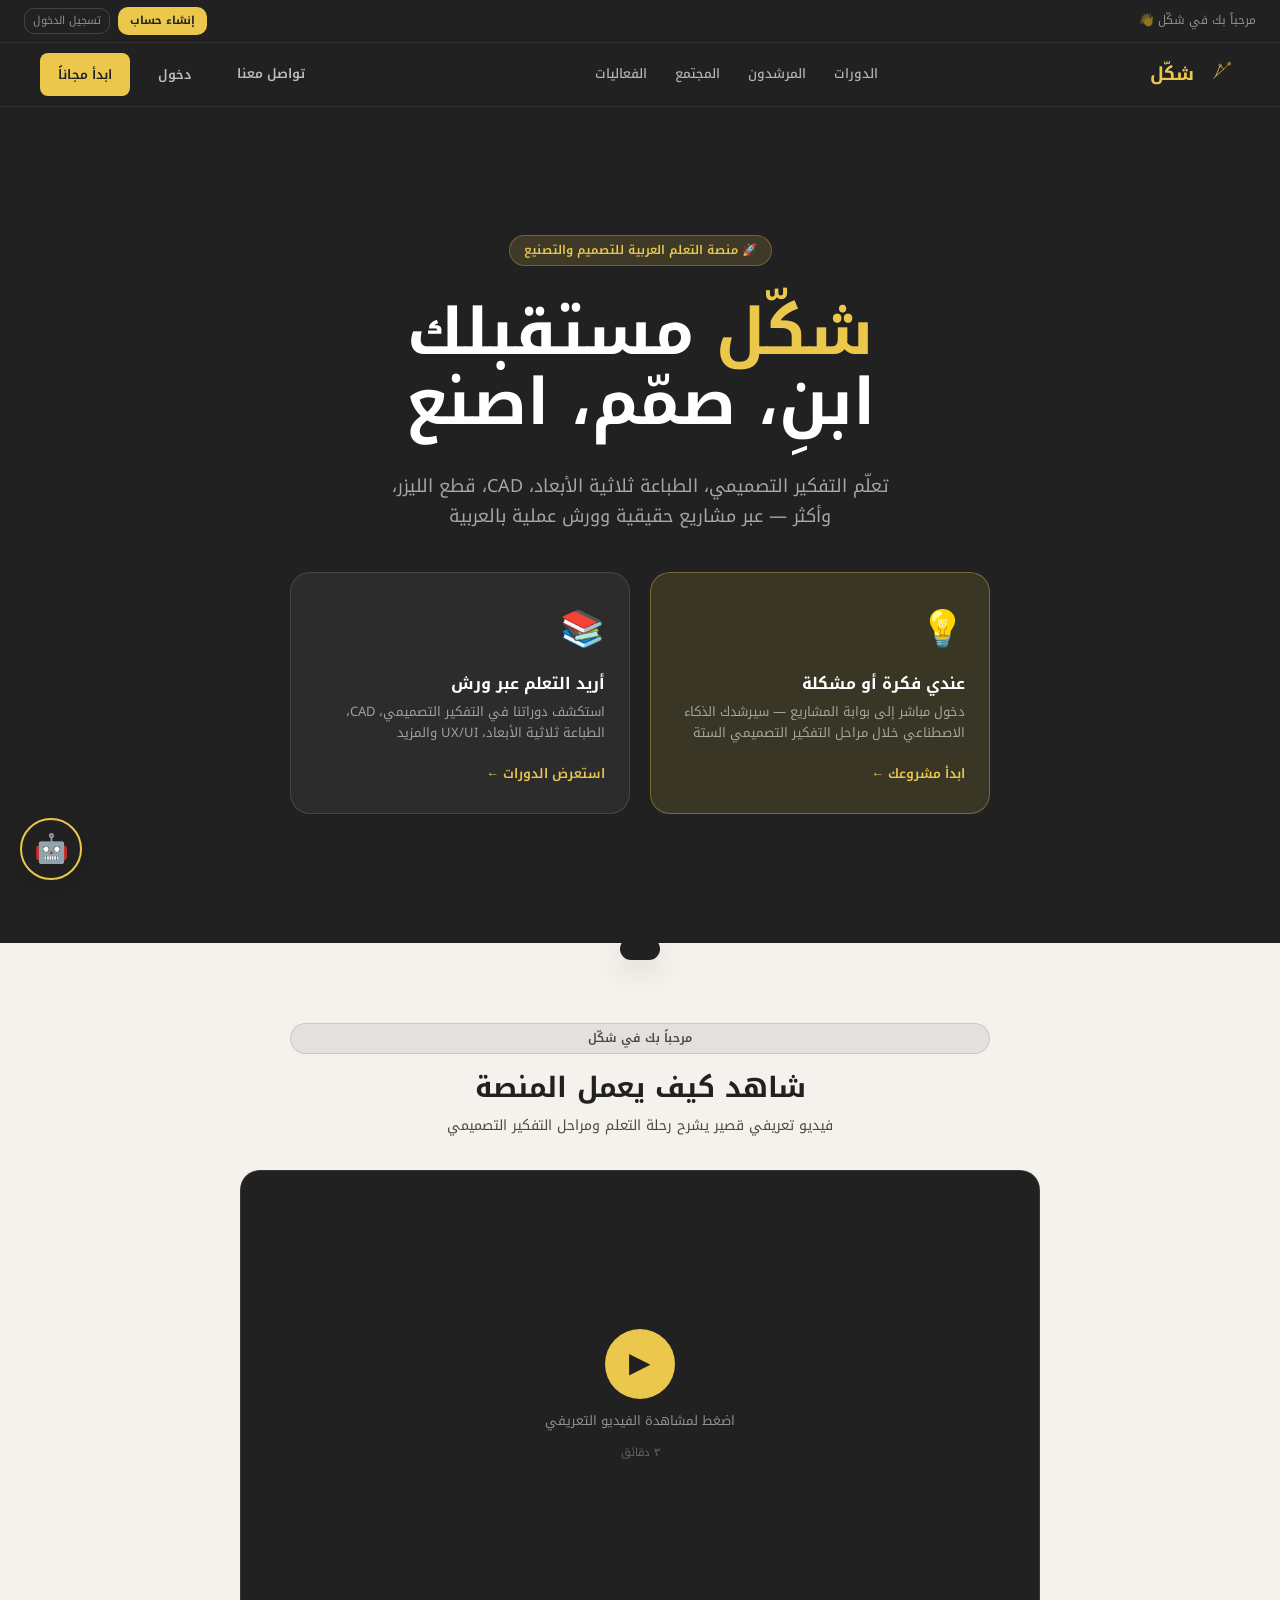
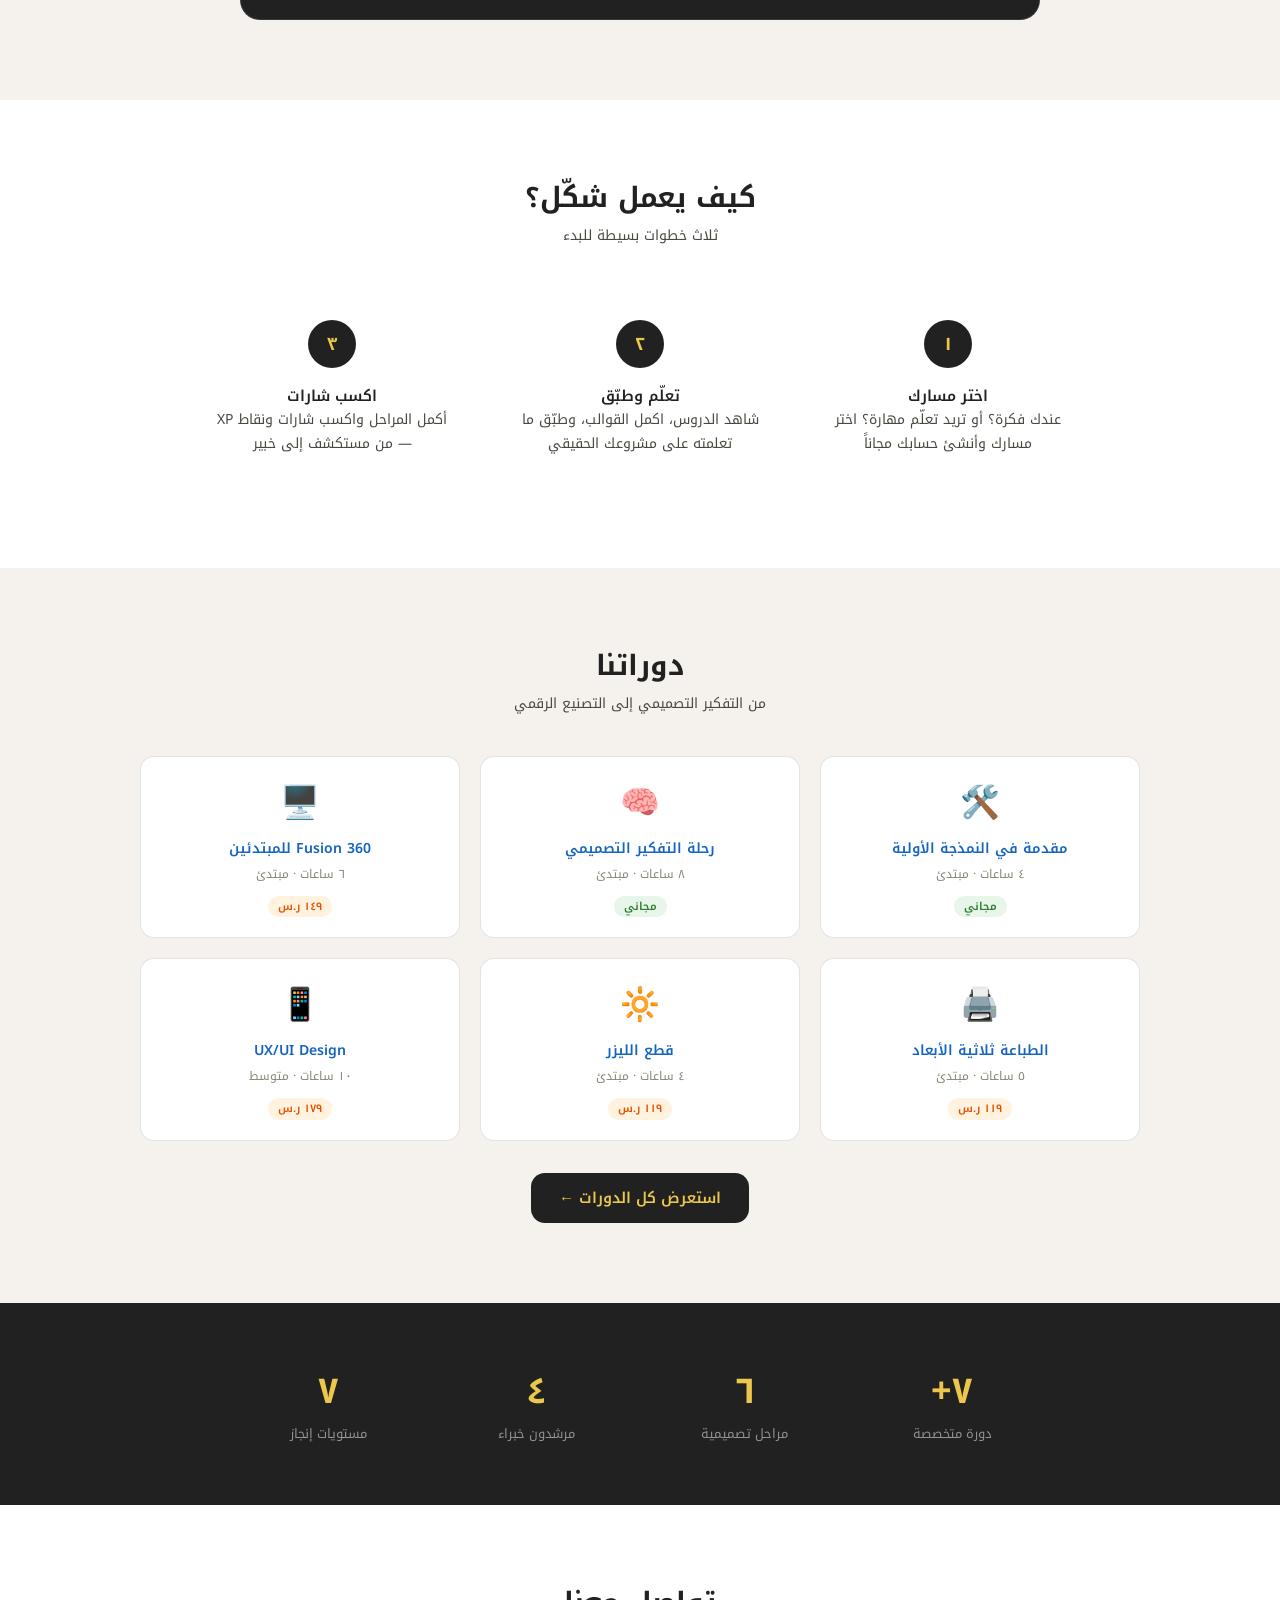
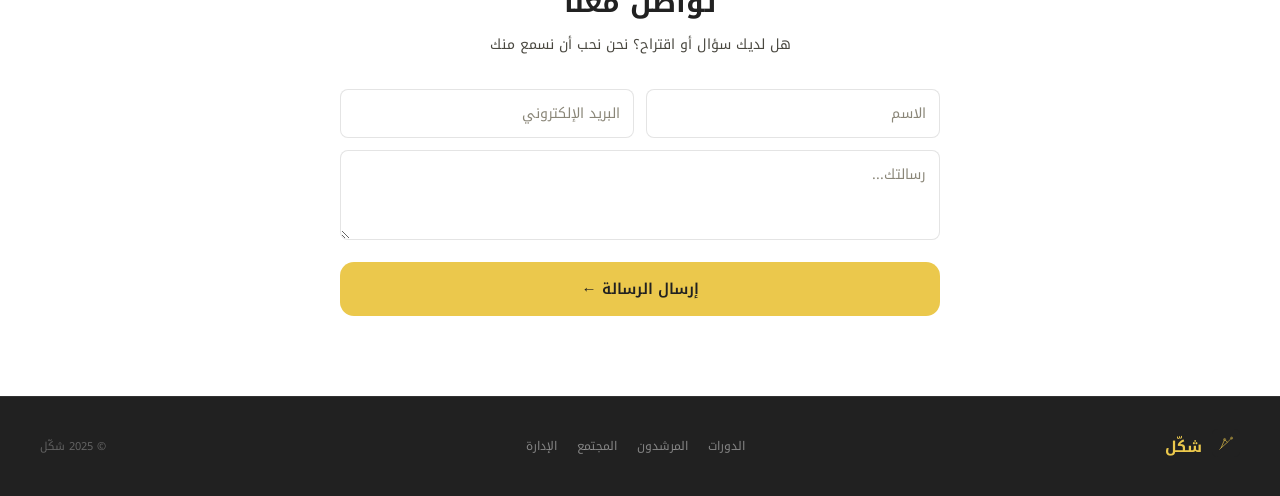
<file: index.html>
<!DOCTYPE html>
<html lang="ar" dir="rtl">
<head>
<meta charset="UTF-8">
<meta name="viewport" content="width=device-width, initial-scale=1.0">
<title>شكّل — ابنِ، صمّم، اصنع</title>
<link rel="stylesheet" href="_shared.css">
<style>
/* Landing-specific styles */
.hero{background:var(--ink);min-height:100vh;display:flex;flex-direction:column}
.hero-nav{padding:0 40px;height:64px;display:flex;align-items:center;justify-content:space-between;border-bottom:1px solid rgba(255,255,255,.08)}
.hero-nav .nav-links a{color:rgba(255,255,255,.65);font-size:13px;font-weight:500;padding:6px 12px;border-radius:var(--r);transition:all .15s;text-decoration:none}
.hero-nav .nav-links a:hover{color:var(--gold);background:rgba(255,255,255,.05)}
.hero-body{flex:1;display:flex;flex-direction:column;align-items:center;justify-content:center;padding:60px 24px;text-align:center;gap:32px}
.hero-badge{background:rgba(235,200,76,.15);border:1px solid rgba(235,200,76,.3);color:var(--gold);padding:5px 14px;border-radius:20px;font-size:12px;font-weight:600}
.hero-title{font-size:clamp(32px,6vw,64px);font-weight:700;color:#fff;line-height:1.1;max-width:700px}
.hero-title span{color:var(--gold)}
.hero-sub{font-size:clamp(14px,2vw,18px);color:rgba(255,255,255,.6);max-width:540px;line-height:1.7}
.path-cards{display:grid;grid-template-columns:1fr 1fr;gap:20px;max-width:700px;width:100%;margin-top:8px}
.path-card{background:rgba(255,255,255,.05);border:1.5px solid rgba(255,255,255,.12);border-radius:var(--r3);padding:28px 24px;cursor:pointer;transition:all .2s;text-align:right}
.path-card:hover{background:rgba(235,200,76,.1);border-color:rgba(235,200,76,.4);transform:translateY(-2px)}
.path-card.primary{background:rgba(235,200,76,.12);border-color:rgba(235,200,76,.35)}
.path-icon{font-size:36px;margin-bottom:12px;display:block}
.path-title{font-size:16px;font-weight:700;color:#fff;margin-bottom:6px}
.path-desc{font-size:13px;color:rgba(255,255,255,.55);line-height:1.6;margin-bottom:16px}
.path-cta{display:inline-flex;align-items:center;gap:6px;font-size:13px;font-weight:600;color:var(--gold)}
.video-section{background:var(--warm3);padding:80px 24px;text-align:center}
.video-wrap{max-width:800px;margin:32px auto 0;background:var(--ink);border-radius:var(--r3);overflow:hidden;aspect-ratio:16/9;display:flex;align-items:center;justify-content:center;cursor:pointer;position:relative;border:1px solid rgba(255,255,255,.1)}
.video-placeholder{display:flex;flex-direction:column;align-items:center;gap:12px}
.play-btn{width:70px;height:70px;border-radius:50%;background:var(--gold);display:flex;align-items:center;justify-content:center;font-size:28px;color:var(--ink);transition:transform .2s}
.video-wrap:hover .play-btn{transform:scale(1.08)}
.how-section{padding:80px 24px;background:var(--white)}
.how-grid{display:grid;grid-template-columns:repeat(3,1fr);gap:24px;max-width:900px;margin:40px auto 0}
.how-card{text-align:center;padding:32px 20px}
.how-num{width:48px;height:48px;border-radius:50%;background:var(--ink);color:var(--gold);font-size:18px;font-weight:700;display:flex;align-items:center;justify-content:center;margin:0 auto 16px}
.courses-preview{padding:80px 24px;background:var(--warm3)}
.courses-grid{display:grid;grid-template-columns:repeat(3,1fr);gap:20px;max-width:1000px;margin:40px auto 0}
.course-mini-card{background:var(--white);border-radius:var(--r2);padding:20px;border:1px solid var(--border);transition:all .2s;cursor:pointer;text-decoration:none;display:block}
.course-mini-card:hover{box-shadow:var(--shadow2);transform:translateY(-2px)}
.course-mini-icon{font-size:32px;margin-bottom:10px;display:block}
.stats-section{background:var(--ink);padding:60px 24px;text-align:center}
.stats-grid{display:grid;grid-template-columns:repeat(4,1fr);gap:32px;max-width:800px;margin:0 auto}
.stat-num{font-size:36px;font-weight:700;color:var(--gold)}
.stat-lbl{font-size:13px;color:rgba(255,255,255,.5);margin-top:4px}
.footer{background:var(--ink);border-top:1px solid rgba(255,255,255,.08);padding:32px 40px;display:flex;align-items:center;justify-content:space-between}
.footer-links{display:flex;gap:20px}
.footer-links a{color:rgba(255,255,255,.45);font-size:12px;text-decoration:none}
.footer-links a:hover{color:var(--gold)}
@media(max-width:768px){
  .path-cards{grid-template-columns:1fr}
  .how-grid,.courses-grid{grid-template-columns:1fr}
  .stats-grid{grid-template-columns:repeat(2,1fr)}
  .hero-nav .nav-links{display:none}
  .footer{flex-direction:column;gap:16px;text-align:center}
}
</style>
  <script>
    // Global error handler — shows readable message instead of blank page
    window.onerror = function(msg, src, line) {
      var body = document.body;
      if (!body) return;
      // Only show for critical errors that blank the page
      if (body.innerHTML.trim() === '') {
        body.innerHTML = '<div style="font-family:sans-serif;direction:rtl;padding:40px;text-align:center">' +
          '<h2>⚠️ حدث خطأ في التحميل</h2>' +
          '<p style="color:#666">يرجى تحديث الصفحة أو مسح ذاكرة التخزين المؤقت (Ctrl+Shift+R)</p>' +
          '<p style="font-size:12px;color:#999;direction:ltr">' + msg + ' — ' + src + ':' + line + '</p>' +
          '<button onclick="location.reload()" style="margin-top:20px;padding:10px 24px;background:#EBC84C;border:none;border-radius:8px;cursor:pointer;font-size:14px">تحديث الصفحة</button>' +
        '</div>';
      }
    };
  </script>
</head>
<body>

<div id="greeting-bar" style="display:none"></div>
<div id="purchase-modal" class="modal-overlay"><div class="modal-box"><button class="modal-close" onclick="closeModal('purchase-modal')">✕</button><div id="purchase-modal-body"></div></div></div>
<div class="toast" id="toast"><span id="toast-msg"></span></div>

<!-- IDEA INPUT MODAL -->
<div class="modal-overlay" id="idea-modal">
  <div class="modal-box">
    <button class="modal-close" onclick="closeModal('idea-modal')">✕</button>
    <div style="font-size:32px;margin-bottom:12px">💡</div>
    <h3 style="margin-bottom:6px">أخبرنا عن فكرتك أو مشكلتك</h3>
    <p style="margin-bottom:20px;font-size:13px">سنبني رحلة تعلّم مخصصة لتوجيهك خلال مراحل التفكير التصميمي الستة</p>
    <div class="form-group" style="margin-bottom:14px">
      <label class="form-label">ما هي الفكرة أو المشكلة؟ *</label>
      <textarea class="inp textarea" id="idea-text" placeholder="مثال: كثير من الطلاب يجدون صعوبة في فهم المواد العلمية بسبب أساليب التدريس التقليدية..."></textarea>
    </div>
    <div class="form-group" style="margin-bottom:14px">
      <label class="form-label">من يتأثر بهذه المشكلة؟</label>
      <input class="inp" id="idea-who" type="text" placeholder="مثال: طلاب المرحلة الثانوية في المناطق الريفية">
    </div>
    <div class="form-group" style="margin-bottom:20px">
      <label class="form-label">ما المجال؟</label>
      <select class="inp select" id="idea-domain">
        <option value="education">التعليم</option>
        <option value="health">الصحة</option>
        <option value="environment">البيئة</option>
        <option value="community">المجتمع</option>
        <option value="business">الأعمال</option>
        <option value="technology">التقنية</option>
        <option value="other">أخرى</option>
      </select>
    </div>
    <button class="btn btn-primary btn-full btn-lg" onclick="submitIdea()">ابدأ رحلة التصميم ←</button>
  </div>
</div>

<!-- SIGNUP MODAL -->
<div class="modal-overlay" id="signup-modal">
  <div class="modal-box">
    <button class="modal-close" onclick="closeModal('signup-modal')">✕</button>
    <div style="text-align:center;margin-bottom:20px">
      <div data-logo="44" style="display:inline-block;margin-bottom:12px"></div>
      <h3>إنشاء حساب في شكّل</h3>
      <p style="font-size:12px;margin-top:4px">مجاناً — لا يحتاج بطاقة بنكية</p>
    </div>
    <div id="signup-err" style="display:none;background:var(--red-light);color:var(--red);padding:8px 12px;border-radius:var(--r);font-size:12px;margin-bottom:12px"></div>
    <div class="form-group" style="margin-bottom:12px">
      <label class="form-label">الاسم الكامل *</label>
      <input class="inp" id="s-name" type="text" placeholder="اسمك الكامل">
    </div>
    <div class="form-group" style="margin-bottom:12px">
      <label class="form-label">البريد الإلكتروني *</label>
      <input class="inp" id="s-email" type="email" placeholder="name@example.com" dir="ltr">
    </div>
    <div class="form-group" style="margin-bottom:20px">
      <label class="form-label">كلمة المرور *</label>
      <input class="inp" id="s-pass" type="password" placeholder="٨ أحرف على الأقل" dir="ltr">
    </div>
    <button class="btn btn-primary btn-full btn-lg" onclick="doSignup()">إنشاء الحساب ←</button>
    <div style="text-align:center;margin-top:14px;font-size:12px;color:var(--text3)">
      لديك حساب؟ <a href="#" onclick="switchToLogin()" style="color:var(--blue)">تسجيل الدخول</a>
    </div>
  </div>
</div>

<!-- LOGIN MODAL -->
<div class="modal-overlay" id="login-modal">
  <div class="modal-box">
    <button class="modal-close" onclick="closeModal('login-modal')">✕</button>
    <div style="text-align:center;margin-bottom:20px">
      <div data-logo="44" style="display:inline-block;margin-bottom:12px"></div>
      <h3>تسجيل الدخول</h3>
    </div>
    <div id="login-err" style="display:none;background:var(--red-light);color:var(--red);padding:8px 12px;border-radius:var(--r);font-size:12px;margin-bottom:12px"></div>
    <div class="form-group" style="margin-bottom:12px">
      <label class="form-label">البريد الإلكتروني</label>
      <input class="inp" id="l-email" type="email" placeholder="name@example.com" dir="ltr">
    </div>
    <div class="form-group" style="margin-bottom:20px">
      <label class="form-label">كلمة المرور</label>
      <input class="inp" id="l-pass" type="password" dir="ltr" onkeydown="if(event.key==='Enter')doLogin()">
    </div>
    <button class="btn btn-primary btn-full btn-lg" onclick="doLogin()">دخول ←</button>
    <div style="text-align:center;margin-top:10px;font-size:12px">
      <a href="#" onclick="openForgotPassword()" style="color:var(--text3);text-decoration:underline">نسيت كلمة المرور؟</a>
    </div>
    <div style="text-align:center;margin-top:10px;font-size:12px;color:var(--text3)">
      ليس لديك حساب؟ <a href="#" onclick="switchToSignup()" style="color:var(--blue)">إنشاء حساب</a>
    </div>
  </div>
</div>

<!-- HERO -->
<section class="hero">
  <nav class="hero-nav">
    <a href="index.html" class="logo-mark">
      <span data-logo="36"></span>
      <span class="logo-name light">شكّل</span>
    </a>
    <div class="nav-links">
      <a href="courses.html">الدورات</a>
      <a href="mentors.html">المرشدون</a>
      <a href="community.html">المجتمع</a>
      <a href="events.html">الفعاليات</a>
    </div>
    <div style="display:flex;gap:10px">
      <a href="#contact" class="btn btn-ghost" style="color:rgba(255,255,255,.7)">تواصل معنا</a><button class="btn btn-ghost" style="color:rgba(255,255,255,.7)" onclick="openModal('login-modal')">دخول</button>
      <button class="btn btn-primary" onclick="openModal('signup-modal')">ابدأ مجاناً</button>
    </div>
  </nav>

  <div class="hero-body">
    <div class="hero-badge">🚀 منصة التعلم العربية للتصميم والتصنيع</div>
    <h1 class="hero-title"><span>شكّل</span> مستقبلك<br>ابنِ، صمّم، اصنع</h1>
    <p class="hero-sub">تعلّم التفكير التصميمي، الطباعة ثلاثية الأبعاد، CAD، قطع الليزر، وأكثر — عبر مشاريع حقيقية وورش عملية بالعربية</p>

    <div class="path-cards">
      <div class="path-card primary" onclick="startPath('idea')">
        <span class="path-icon">💡</span>
        <div class="path-title">عندي فكرة أو مشكلة</div>
        <div class="path-desc">دخول مباشر إلى بوابة المشاريع — سيرشدك الذكاء الاصطناعي خلال مراحل التفكير التصميمي الستة</div>
        <span class="path-cta">ابدأ مشروعك ←</span>
      </div>
      <div class="path-card" onclick="startPath('courses')">
        <span class="path-icon">📚</span>
        <div class="path-title">أريد التعلم عبر ورش</div>
        <div class="path-desc">استكشف دوراتنا في التفكير التصميمي، CAD، الطباعة ثلاثية الأبعاد، UX/UI والمزيد</div>
        <span class="path-cta">استعرض الدورات ←</span>
      </div>
    </div>
  </div>
</section>

<!-- WELCOME VIDEO -->
<section class="video-section">
  <div style="max-width:700px;margin:0 auto">
    <div class="hero-badge" style="background:rgba(33,33,33,.08);color:var(--text2);border-color:var(--border);margin-bottom:16px">مرحباً بك في شكّل</div>
    <h2>شاهد كيف يعمل المنصة</h2>
    <p style="margin-top:8px;color:var(--text2)">فيديو تعريفي قصير يشرح رحلة التعلم ومراحل التفكير التصميمي</p>
  </div>
  <div class="video-wrap" onclick="playVideo()">
    <div class="video-placeholder">
      <div class="play-btn">▶</div>
      <div style="color:rgba(255,255,255,.5);font-size:13px">اضغط لمشاهدة الفيديو التعريفي</div>
      <div style="color:rgba(255,255,255,.3);font-size:11px">٣ دقائق</div>
    </div>
  </div>
</section>

<!-- HOW IT WORKS -->
<section class="how-section">
  <div style="max-width:900px;margin:0 auto;text-align:center">
    <h2>كيف يعمل شكّل؟</h2>
    <p style="margin-top:8px">ثلاث خطوات بسيطة للبدء</p>
    <div class="how-grid">
      <div class="how-card">
        <div class="how-num">١</div>
        <h4>اختر مسارك</h4>
        <p>عندك فكرة؟ أو تريد تعلّم مهارة؟ اختر مسارك وأنشئ حسابك مجاناً</p>
      </div>
      <div class="how-card">
        <div class="how-num">٢</div>
        <h4>تعلّم وطبّق</h4>
        <p>شاهد الدروس، اكمل القوالب، وطبّق ما تعلمته على مشروعك الحقيقي</p>
      </div>
      <div class="how-card">
        <div class="how-num">٣</div>
        <h4>اكسب شارات</h4>
        <p>أكمل المراحل واكسب شارات ونقاط XP — من مستكشف إلى خبير</p>
      </div>
    </div>
  </div>
</section>

<!-- COURSES PREVIEW -->
<section class="courses-preview">
  <div style="max-width:1000px;margin:0 auto;text-align:center">
    <h2>دوراتنا</h2>
    <p style="margin-top:8px">من التفكير التصميمي إلى التصنيع الرقمي</p>
    <div class="courses-grid" id="courses-grid"></div>
    <a href="courses.html" class="btn btn-dark btn-lg" style="margin-top:32px;display:inline-flex">استعرض كل الدورات ←</a>
  </div>
</section>

<!-- STATS -->
<section class="stats-section">
  <div class="stats-grid">
    <div><div class="stat-num">٧+</div><div class="stat-lbl">دورة متخصصة</div></div>
    <div><div class="stat-num">٦</div><div class="stat-lbl">مراحل تصميمية</div></div>
    <div><div class="stat-num">٤</div><div class="stat-lbl">مرشدون خبراء</div></div>
    <div><div class="stat-num">٧</div><div class="stat-lbl">مستويات إنجاز</div></div>
  </div>
</section>


<!-- CONTACT -->
<section id="contact" style="background:var(--white);padding:80px 24px;text-align:center">
  <div style="max-width:600px;margin:0 auto">
    <h2>تواصل معنا</h2>
    <p style="margin:12px 0 32px">هل لديك سؤال أو اقتراح؟ نحن نحب أن نسمع منك</p>
    <div style="display:grid;grid-template-columns:1fr 1fr;gap:12px;margin-bottom:12px">
      <input class="inp" id="c-name" placeholder="الاسم">
      <input class="inp" id="c-email" type="email" placeholder="البريد الإلكتروني" dir="ltr">
    </div>
    <textarea class="inp textarea" id="c-msg" placeholder="رسالتك..." style="margin-bottom:14px"></textarea>
    <button class="btn btn-primary btn-lg btn-full" onclick="sendContact()">إرسال الرسالة ←</button>
  </div>
</section>

<footer class="footer">
  <a href="index.html" class="logo-mark">
    <span data-logo="28"></span>
    <span class="logo-name light" style="font-size:15px">شكّل</span>
  </a>
  <div class="footer-links">
    <a href="courses.html">الدورات</a>
    <a href="mentors.html">المرشدون</a>
    <a href="community.html">المجتمع</a>
    <a href="admin.html">الإدارة</a>
  </div>
  <div style="color:rgba(255,255,255,.3);font-size:11px">© 2025 شكّل</div>
</footer>

<script src="_shared.js"></script>
<script>
var _pendingPath = null;

function startPath(path) {
  var user = getUser();
  if (!user) {
    _pendingPath = path;
    if (path === 'idea') openModal('signup-modal');
    else { openModal('signup-modal'); _pendingPath = 'courses'; }
    return;
  }
  if (path === 'idea') openModal('idea-modal');
  else window.location.href = 'courses.html';
}

function openForgotPassword() {
  closeModal('login-modal');
  document.getElementById('forgot-email').value = '';
  document.getElementById('forgot-err').style.display = 'none';
  document.getElementById('forgot-success').style.display = 'none';
  openModal('forgot-modal');
}

function doForgotPassword() {
  var email = document.getElementById('forgot-email').value.trim().toLowerCase();
  var errEl = document.getElementById('forgot-err');
  var successEl = document.getElementById('forgot-success');
  var btn = document.getElementById('forgot-btn');
  errEl.style.display = 'none';
  successEl.style.display = 'none';

  var emailRegex = /^[^\s@]+@[^\s@]+\.[^\s@]+$/;
  if (!email || !emailRegex.test(email)) {
    errEl.textContent = 'يرجى إدخال بريد إلكتروني صحيح';
    errEl.style.display = 'block';
    return;
  }

  btn.textContent = 'جاري البحث...';
  btn.disabled = true;

  // Check if email exists in Supabase
  if (typeof sbFetch === 'function' && typeof _sb_ready !== 'undefined' && _sb_ready) {
    sbFetch('GET', 'shakkel_users', null, 'email=eq.' + encodeURIComponent(email) + '&limit=1')
      .then(function(rows) {
        btn.textContent = 'إرسال كلمة مرور جديدة ←';
        btn.disabled = false;
        if (!rows || !rows.length) {
          // Don't reveal if email exists — show same success message for security
          successEl.textContent = 'إذا كان البريد مسجلاً، ستجد كلمة المرور الجديدة في بريدك قريباً.';
          successEl.style.display = 'block';
          return;
        }
        // Generate a temporary password
        var tempPass = 'Sh' + Math.random().toString(36).slice(2, 8).toUpperCase() + '!';
        var newHash = (typeof simpleHash === 'function') ? simpleHash(tempPass) : tempPass;
        // Update password in Supabase
        sbFetch('PATCH', 'shakkel_users',
          { password_hash: newHash, temp_password: tempPass },
          'email=eq.' + encodeURIComponent(email)
        ).then(function() {
          // Show the temp password to admin/user (since we have no email service yet)
          successEl.innerHTML =
            '<div style="margin-bottom:8px">✅ تم إنشاء كلمة مرور مؤقتة:</div>' +
            '<div style="font-size:18px;font-weight:700;letter-spacing:2px;background:var(--white);padding:8px 16px;border-radius:var(--r);border:1px solid var(--teal);font-family:monospace">' + tempPass + '</div>' +
            '<div style="font-size:11px;margin-top:8px;color:var(--teal)">احتفظ بها وسجّل دخولك ثم غيّر كلمة مرورك</div>';
          successEl.style.display = 'block';
        });
      })
      .catch(function() {
        btn.textContent = 'إرسال كلمة مرور جديدة ←';
        btn.disabled = false;
        errEl.textContent = 'حدث خطأ. حاول مرة أخرى.';
        errEl.style.display = 'block';
      });
  } else {
    btn.textContent = 'إرسال كلمة مرور جديدة ←';
    btn.disabled = false;
    errEl.textContent = 'لا يمكن الاتصال بالخادم. حاول لاحقاً.';
    errEl.style.display = 'block';
  }
}

function doSignup() {
  var name = document.getElementById('s-name').value.trim();
  var email = document.getElementById('s-email').value.trim();
  var pass = document.getElementById('s-pass').value;
  var err = document.getElementById('signup-err');
  err.style.display = 'none';
  if (!name) { err.textContent = 'يرجى إدخال اسمك'; err.style.display = 'block'; return; }
  var emailRegex = /^[^\s@]+@[^\s@]+\.[^\s@]+$/;
  if (!email || !emailRegex.test(email)) { err.textContent = 'يرجى إدخال بريد إلكتروني صحيح (مثال: name@email.com)'; err.style.display = 'block'; return; }
  if (pass.length < 6) { err.textContent = 'كلمة المرور قصيرة جداً'; err.style.display = 'block'; return; }

  var signupBtn = document.querySelector('#signup-modal .btn-primary');
  if (signupBtn) { signupBtn.textContent = 'جاري التسجيل...'; signupBtn.disabled = true; }

  dbRegisterUser(name, email, pass, function(error, user) {
    if (signupBtn) { signupBtn.textContent = 'إنشاء الحساب ←'; signupBtn.disabled = false; }
    if (error) { err.textContent = error; err.style.display = 'block'; return; }
    closeModal('signup-modal');
    showToast('🎉 أهلاً ' + name + '! حسابك جاهز');
    setTimeout(function() {
      if (_pendingPath === 'idea') openModal('idea-modal');
      else if (_pendingPath === 'courses') window.location.href = 'courses.html';
      else window.location.href = 'dashboard.html';
      _pendingPath = null;
    }, 800);
  });
}

function doLogin() {
  var email = document.getElementById('l-email').value.trim();
  var pass  = document.getElementById('l-pass').value;
  var err   = document.getElementById('login-err');
  err.style.display = 'none';
  if (!email) { err.textContent = 'يرجى إدخال البريد الإلكتروني'; err.style.display = 'block'; return; }
  if (!pass)  { err.textContent = 'يرجى إدخال كلمة المرور'; err.style.display = 'block'; return; }

  var loginBtn = document.querySelector('#login-modal .btn-primary');
  if (loginBtn) { loginBtn.textContent = 'جاري الدخول...'; loginBtn.disabled = true; }

  dbLoginUser(email, pass, function(error, user) {
    if (loginBtn) { loginBtn.textContent = 'دخول ←'; loginBtn.disabled = false; }
    if (error) { err.textContent = error; err.style.display = 'block'; return; }
    closeModal('login-modal');
    showToast('مرحباً ' + user.name + '!');
    setTimeout(function() {
      // Check ?next= param first
      var params = new URLSearchParams(window.location.search);
      var next = params.get('next');
      var course = params.get('course');
      if (next === 'course-player' && course) {
        window.location.href = 'course-player.html?course=' + course;
      } else if (next) {
        window.location.href = next + '.html';
      } else if (_pendingPath === 'idea') {
        openModal('idea-modal');
      } else if (_pendingPath) {
        window.location.href = _pendingPath + '.html';
      } else {
        window.location.href = 'dashboard.html';
      }
      _pendingPath = null;
    }, 600);
  });
}

function switchToLogin() { closeModal('signup-modal'); openModal('login-modal'); }
function switchToSignup() { closeModal('login-modal'); openModal('signup-modal'); }

function submitIdea() {
  var text = document.getElementById('idea-text').value.trim();
  if (!text || text.length < 20) { showToast('يرجى وصف فكرتك بالتفصيل (٢٠ حرف على الأقل)'); return; }
  var project = {
    id: 'p_' + Date.now(),
    title: text.substring(0, 80),
    problem: text,
    who: document.getElementById('idea-who').value.trim(),
    domain: document.getElementById('idea-domain').value,
    currentStage: 'empathy',
    stageData: {},
    createdAt: Date.now()
  };
  var state = getUserState();
  state.projects = state.projects || [];
  state.projects.push(project);
  saveUserState(state);
  localStorage.setItem('sh_current_project', project.id);
  closeModal('idea-modal');
  showToast('تم إنشاء مشروعك! جاري الانتقال...');
  setTimeout(function(){ window.location.href = 'portal.html?project=' + project.id; }, 800);
}

function playVideo() {
  var wrap = document.querySelector('.video-wrap');
  wrap.innerHTML = '<iframe src="https://player.vimeo.com/video/76979871?autoplay=1" style="width:100%;height:100%;border:none" allow="autoplay;fullscreen" allowfullscreen></iframe>';
}

// Render courses preview
document.addEventListener('DOMContentLoaded', function() {
  // If already logged in, redirect to dashboard immediately
  var user = getUser();
  if (user) {
    var params = new URLSearchParams(window.location.search);
    // Don't redirect if there's a specific next param — handle that first
    if (!params.get('next')) {
      window.location.href = 'dashboard.html';
      return;
    }
  }

  // Auto-open login/signup if redirected here from a protected page
  var params = new URLSearchParams(window.location.search);
  // Auto-open login or signup modal from URL params
  if (params.get('login') === '1') {
    setTimeout(function() { openModal('login-modal'); }, 300);
  } else if (params.get('signup') === '1' && !params.get('next')) {
    setTimeout(function() { openModal('signup-modal'); }, 300);
  }

  if (params.get('next')) {
    // If already logged in with a next param, redirect directly
    if (user) {
      var next = params.get('next');
      var course = params.get('course');
      if (next === 'course-player' && course) {
        window.location.href = 'course-player.html?course=' + course;
      } else {
        window.location.href = next + '.html';
      }
      return;
    }
    setTimeout(function() {
      if (params.get('signup') === '1') {
        openModal('signup-modal');
      } else {
        openModal('login-modal');
      }
    }, 300);
  }
  // Hide dashboard nav link if not logged in
  if (!user) {
    document.querySelectorAll('a[href="dashboard.html"]').forEach(function(a){ a.style.display='none'; });
  }

  var grid = document.getElementById('courses-grid');
  COURSES.slice(0,6).forEach(function(c) {
    var card = document.createElement('a');
    card.href = 'courses.html';
    card.className = 'course-mini-card';
    card.innerHTML =
      '<span class="course-mini-icon">' + c.icon + '</span>' +
      '<div style="font-size:14px;font-weight:600;margin-bottom:4px">' + c.title + '</div>' +
      '<div style="font-size:12px;color:var(--text3);margin-bottom:8px">' + c.duration + ' · ' + c.level + '</div>' +
      '<span class="badge ' + (c.free ? 'badge-free' : 'badge-paid') + '">' + (c.free ? 'مجاني' : toAr(c.price) + ' ر.س') + '</span>';
    grid.appendChild(card);
  });
});

function sendContact() {
  var name = document.getElementById('c-name').value.trim();
  var email = document.getElementById('c-email').value.trim();
  var msg = document.getElementById('c-msg').value.trim();
  if (!name || !msg) { showToast('يرجى ملء الاسم والرسالة'); return; }
  showToast('✅ شكراً ' + name + '! سنرد عليك قريباً على ' + (email||'بريدك'));
  document.getElementById('c-name').value = '';
  document.getElementById('c-email').value = '';
  document.getElementById('c-msg').value = '';
}
</script>

<!-- FORGOT PASSWORD MODAL -->
<div class="modal-overlay" id="forgot-modal">
  <div class="modal-box" style="max-width:400px">
    <button class="modal-close" onclick="closeModal('forgot-modal')">✕</button>
    <div style="text-align:center;margin-bottom:20px">
      <div style="font-size:40px;margin-bottom:8px">🔑</div>
      <h3>إعادة تعيين كلمة المرور</h3>
      <p style="font-size:12px;color:var(--text2);margin-top:4px">أدخل بريدك الإلكتروني وسنرسل لك كلمة مرور جديدة</p>
    </div>
    <div id="forgot-err" style="display:none;background:var(--red-light);color:var(--red);padding:8px 12px;border-radius:var(--r);font-size:12px;margin-bottom:12px"></div>
    <div id="forgot-success" style="display:none;background:var(--teal-light);color:var(--teal);padding:12px;border-radius:var(--r);font-size:13px;margin-bottom:12px;text-align:center"></div>
    <div class="form-group" style="margin-bottom:16px">
      <label class="form-label">البريد الإلكتروني</label>
      <input class="inp" id="forgot-email" type="email" placeholder="email@example.com" dir="ltr" onkeydown="if(event.key==='Enter')doForgotPassword()">
    </div>
    <button onclick="doForgotPassword()" class="btn btn-primary btn-full btn-lg" id="forgot-btn">إرسال كلمة مرور جديدة ←</button>
    <div style="text-align:center;margin-top:12px">
      <a href="#" onclick="closeModal('forgot-modal');openModal('login-modal');return false" style="font-size:12px;color:var(--text3)">← العودة لتسجيل الدخول</a>
    </div>
  </div>
</div>

</body>
</html>
</file>
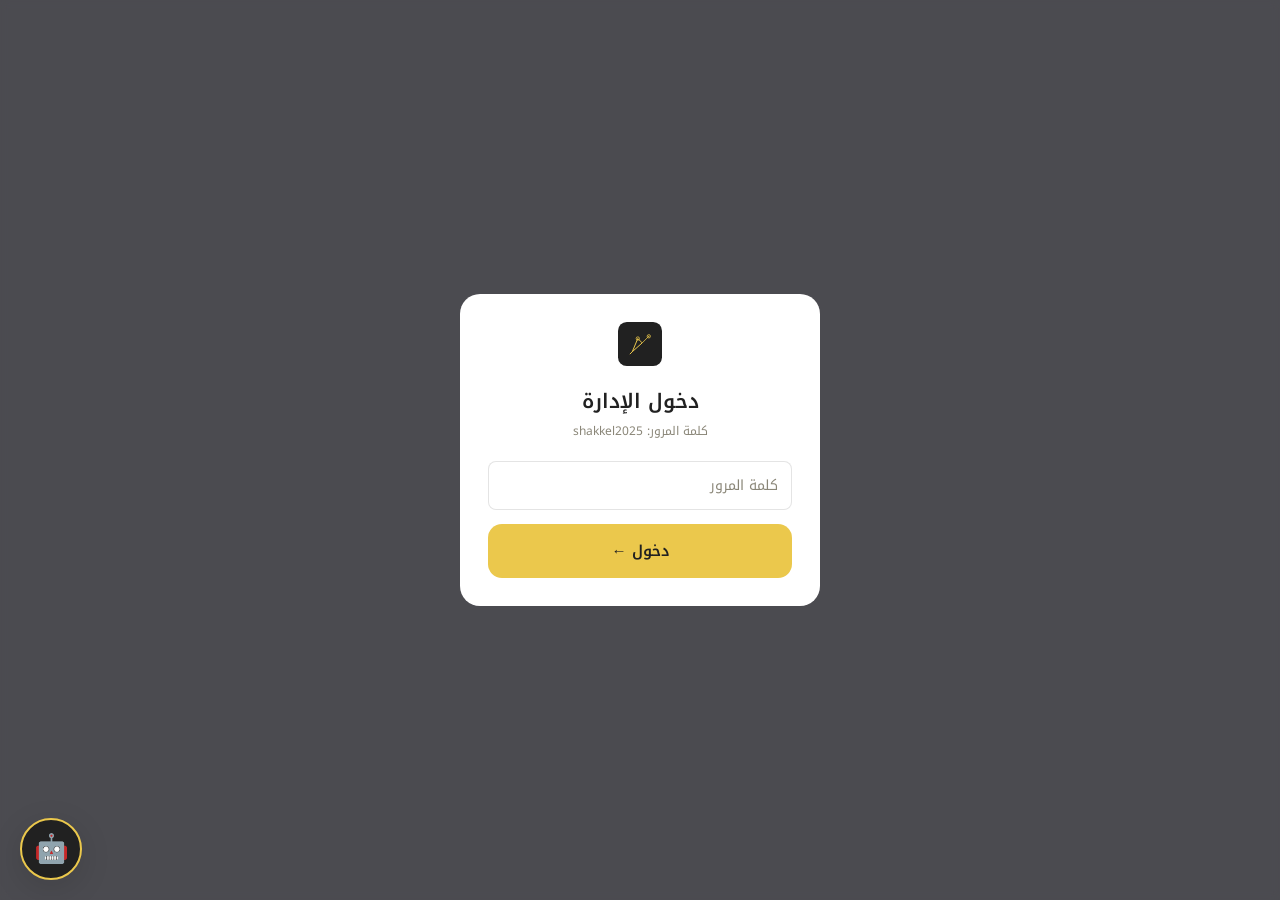
<file: admin.html>
<!DOCTYPE html>
<html lang="ar" dir="rtl">
<head>
<meta charset="UTF-8"><meta name="viewport" content="width=device-width, initial-scale=1.0">
<title>شكّل — الإدارة</title>
<link rel="stylesheet" href="_shared.css">
<style>
.admin-table{width:100%;border-collapse:collapse;font-size:13px}
.admin-table th{background:var(--ink);color:var(--gold);padding:9px 12px;font-weight:600;text-align:right;font-size:12px}
.admin-table td{padding:10px 12px;border-bottom:1px solid var(--border);vertical-align:middle}
.admin-table tr:hover td{background:var(--warm3)}
.stat-cards{display:grid;grid-template-columns:repeat(4,1fr);gap:14px;margin-bottom:24px}
.stat-card{background:var(--white);border:1px solid var(--border);border-radius:var(--r2);padding:16px;text-align:center}
.stat-val{font-size:28px;font-weight:700;margin-bottom:4px}
.stat-lbl{font-size:12px;color:var(--text3)}
.section-card{background:var(--white);border:1px solid var(--border);border-radius:var(--r2);padding:20px;margin-bottom:16px}

/* ── Visual Content Builder ── */
.vb-block{border:1.5px solid var(--border);border-radius:var(--r);background:var(--white);overflow:hidden}
.vb-block-header{display:flex;align-items:center;gap:8px;padding:7px 10px;background:var(--warm3);border-bottom:1px solid var(--border);font-size:11px;font-weight:600;color:var(--text2)}
.vb-block-body{padding:10px}
.vb-handle{cursor:grab;color:var(--text3);font-size:14px;flex-shrink:0}
.vb-del{margin-right:auto;background:none;border:none;cursor:pointer;color:var(--text3);font-size:13px;padding:0 2px}
.vb-del:hover{color:var(--red)}
.vb-input{width:100%;border:1px solid var(--border);border-radius:5px;padding:6px 9px;font-family:inherit;font-size:13px;color:var(--text);outline:none;resize:vertical;direction:rtl}
.vb-input:focus{border-color:var(--gold-dark)}
.vb-input.mono{font-family:monospace;font-size:11px}
.vb-row{display:grid;grid-template-columns:1fr 1fr;gap:8px}
.vb-col-label{font-size:11px;font-weight:600;color:var(--text3);margin-bottom:4px}
.callout-type-row{display:flex;gap:4px;margin-bottom:8px}
.callout-type-btn{padding:3px 10px;border-radius:12px;border:1.5px solid var(--border);font-size:11px;cursor:pointer;font-family:inherit;background:var(--white)}
.callout-type-btn.active{border-color:var(--gold-dark);background:rgba(235,200,76,.15)}

</style>
</head>
<body>
<div class="toast" id="toast"><span id="toast-msg"></span></div>

<div class="modal-overlay open" id="login-modal">
  <div class="modal-box" style="max-width:360px;text-align:center">
    <div data-logo="44" style="display:inline-block;margin-bottom:12px"></div>
    <h3 style="margin-bottom:4px">دخول الإدارة</h3>
    <p style="font-size:12px;color:var(--text3);margin-bottom:20px">كلمة المرور: shakkel2025</p>
    <div id="login-err" style="display:none;background:var(--red-light);color:var(--red);padding:8px;border-radius:var(--r);font-size:12px;margin-bottom:10px"></div>
    <input class="inp" id="a-pass" type="password" placeholder="كلمة المرور" dir="ltr" style="margin-bottom:14px" onkeydown="if(event.key==='Enter')doAdminLogin()">
    <button class="btn btn-primary btn-full btn-lg" onclick="doAdminLogin()">دخول ←</button>
  </div>
</div>

<!-- COURSE PRICE MODAL -->
<div class="modal-overlay" id="price-modal">
  <div class="modal-box" style="max-width:400px">
    <button class="modal-close" onclick="closeModal('price-modal')">✕</button>
    <h3 style="margin-bottom:4px">💰 إعدادات السعر</h3>
    <p id="price-modal-course-name" style="font-size:13px;color:var(--text2);margin-bottom:20px"></p>
    <input type="hidden" id="pm-course-id">
    <div class="form-group" style="margin-bottom:14px">
      <label class="form-label">نوع الدورة</label>
      <div style="display:flex;gap:10px;margin-top:6px">
        <label style="display:flex;align-items:center;gap:6px;cursor:pointer;flex:1;padding:10px;border:1.5px solid var(--border);border-radius:var(--r);font-size:13px" id="price-free-label">
          <input type="radio" name="pm-type" value="free" id="pm-free" onchange="togglePriceInput()"> مجاني
        </label>
        <label style="display:flex;align-items:center;gap:6px;cursor:pointer;flex:1;padding:10px;border:1.5px solid var(--border);border-radius:var(--r);font-size:13px" id="price-paid-label">
          <input type="radio" name="pm-type" value="paid" id="pm-paid" onchange="togglePriceInput()"> مدفوع
        </label>
      </div>
    </div>
    <div class="form-group" id="price-amount-group" style="margin-bottom:20px;display:none">
      <label class="form-label">السعر (ر.س)</label>
      <input class="inp" id="pm-price" type="number" min="0" placeholder="مثال: 149">
    </div>
    <button class="btn btn-primary btn-full btn-lg" onclick="saveCoursePrice()">حفظ ←</button>
  </div>
</div>

<!-- ADD MODULE MODAL -->
<div class="modal-overlay" id="add-module-modal">
  <div class="modal-box" style="max-width:440px">
    <button class="modal-close" onclick="closeModal('add-module-modal')">✕</button>
    <h3 style="margin-bottom:4px">📦 وحدة (موديول) جديدة</h3>
    <p style="font-size:13px;color:var(--text2);margin-bottom:20px">أضف دورة جديدة إلى المنصة</p>
    <div class="form-group" style="margin-bottom:10px">
      <label class="form-label">اسم الوحدة / الدورة *</label>
      <input class="inp" id="am-title" placeholder="مثال: مقدمة في الليزر">
    </div>
    <div style="display:grid;grid-template-columns:1fr 1fr;gap:10px;margin-bottom:10px">
      <div class="form-group">
        <label class="form-label">الأيقونة (emoji أو صورة)</label>
        <div style="display:flex;gap:6px;align-items:center">
          <input class="inp" id="am-icon" placeholder="🔆" style="font-size:18px;flex:1">
          <button type="button" onclick="openIconPicker(function(ic){ document.getElementById('am-icon').value='<img src=&quot;'+ic.src+'&quot; class=&quot;site-icon&quot; style=&quot;width:24px;height:24px&quot;>'; })" class="btn btn-outline btn-sm" style="white-space:nowrap">🖼️ مكتبة</button>
        </div>
        <div style="font-size:10px;color:var(--text3);margin-top:3px">اكتب إيموجي أو اختر من مكتبة الأيقونات</div>
      </div>
      <div class="form-group">
        <label class="form-label">التصنيف</label>
        <select class="inp select" id="am-category">
          <option value="design">🎨 تصميم</option>
          <option value="fabrication">🛠️ تصنيع</option>
        </select>
      </div>
    </div>
    <div style="display:grid;grid-template-columns:1fr 1fr;gap:10px;margin-bottom:10px">
      <div class="form-group">
        <label class="form-label">المستوى</label>
        <select class="inp select" id="am-level">
          <option value="مبتدئ">مبتدئ</option>
          <option value="متوسط">متوسط</option>
          <option value="متقدم">متقدم</option>
        </select>
      </div>
      <div class="form-group">
        <label class="form-label">السعر (0 = مجاني)</label>
        <input class="inp" id="am-price" type="number" value="0" min="0">
      </div>
    </div>
    <div class="form-group" style="margin-bottom:10px">
      <label class="form-label">وصف مختصر</label>
      <textarea class="inp" id="am-desc" rows="2" placeholder="ماذا سيتعلم المتعلم؟"></textarea>
    </div>
    <div style="display:flex;align-items:center;gap:10px;padding:10px 12px;background:var(--warm3);border-radius:var(--r);margin-bottom:16px">
      <label class="form-label" style="margin:0">الحالة:</label>
      <select class="inp select" id="am-status" style="width:auto;flex:1">
        <option value="active">🟢 نشطة (يمكن التسجيل)</option>
        <option value="coming_soon">⏳ قريباً</option>
        <option value="inactive">⛔ غير نشطة (مخفية)</option>
      </select>
    </div>
    <button class="btn btn-primary btn-full btn-lg" onclick="saveNewModule()">إضافة الوحدة ←</button>
  </div>
</div>

<!-- ADD LESSON MODAL -->
<div class="modal-overlay" id="add-lesson-modal">
  <div class="modal-box" style="max-width:420px">
    <button class="modal-close" onclick="closeModal('add-lesson-modal')">✕</button>
    <h3 style="margin-bottom:4px">➕ درس جديد</h3>
    <p style="font-size:13px;color:var(--text2);margin-bottom:20px" id="add-lesson-course-label"></p>
    <input type="hidden" id="al-course-id">
    <div class="form-group" style="margin-bottom:12px">
      <label class="form-label">عنوان الدرس *</label>
      <input class="inp" id="al-title" placeholder="مثال: مقدمة في التصميم">
    </div>
    <div style="display:grid;grid-template-columns:1fr 1fr;gap:10px;margin-bottom:20px">
      <div class="form-group">
        <label class="form-label">نوع الدرس</label>
        <select class="inp select" id="al-type">
          <option value="video">🎬 فيديو</option>
          <option value="text">📄 نص</option>
          <option value="exercise">✏️ تمرين</option>
          <option value="lab">🔬 مختبر</option>
        </select>
      </div>
      <div class="form-group">
        <label class="form-label">المدة</label>
        <input class="inp" id="al-dur" placeholder="١٥ دقيقة">
      </div>
    </div>
    <button class="btn btn-primary btn-full btn-lg" onclick="saveNewLesson()">إضافة الدرس ←</button>
  </div>
</div>

<!-- LESSON EDIT MODAL -->
<div class="modal-overlay" id="lesson-modal">
  <div class="modal-box" style="max-width:600px">
    <button class="modal-close" onclick="closeModal('lesson-modal')">✕</button>
    <h3 style="margin-bottom:16px">✏️ تعديل الدرس</h3>
    <input type="hidden" id="lm-course-id">
    <input type="hidden" id="lm-lesson-id">

    <div class="form-group" style="margin-bottom:10px">
      <label class="form-label">عنوان الدرس</label>
      <input class="inp" id="lm-title" placeholder="عنوان الدرس">
    </div>

    <div style="display:grid;grid-template-columns:1fr 1fr;gap:10px;margin-bottom:4px">
      <div class="form-group">
        <label class="form-label">رابط الفيديو</label>
        <input class="inp" id="lm-video" placeholder="YouTube / Vimeo / Google Drive" dir="ltr">
      </div>
      <div class="form-group">
        <label class="form-label">المدة</label>
        <input class="inp" id="lm-dur" placeholder="١٥ دقيقة">
      </div>
    </div>
    <div style="background:#FFF8E1;border-radius:var(--r);padding:8px 12px;font-size:11px;color:#7a5c00;margin-bottom:12px">
      💡 Google Drive: شارك الملف "لأي شخص لديه الرابط" ثم الصق رابط /view أو /preview — يتحول تلقائياً
    </div>

    <div class="form-group" style="margin-bottom:8px">
      <div style="display:flex;align-items:center;justify-content:space-between;margin-bottom:6px">
        <label class="form-label" style="margin:0">المحتوى <span id="content-has-data" style="display:none;font-size:10px;color:var(--teal);font-weight:600">✓ يحتوي على محتوى</span></label>
        <div style="display:flex;gap:4px;align-items:center;flex-wrap:wrap">
          <span style="font-size:10px;color:var(--text3)">وضع التحرير:</span>
          <button type="button" onclick="setContentMode('visual')" id="mode-visual" class="btn btn-outline btn-sm" style="font-size:11px">🎨 مرئي</button>
          <button type="button" onclick="setContentMode('html')" id="mode-html" class="btn btn-primary btn-sm" style="font-size:11px">💻 HTML</button>
          <button type="button" onclick="openIconPickerForContent()" class="btn btn-outline btn-sm" style="font-size:11px;border-color:var(--gold);color:var(--gold-dark)">🖼️ أيقونة</button>
        </div>
      </div>

      <!-- Visual builder -->
      <div id="visual-builder">
        <div id="vb-blocks" style="display:flex;flex-direction:column;gap:6px;margin-bottom:8px;min-height:40px"></div>
        <div style="display:flex;flex-wrap:wrap;gap:5px">
          <button type="button" onclick="addBlock('heading')"   class="btn btn-outline btn-sm" style="font-size:11px">H عنوان</button>
          <button type="button" onclick="addBlock('paragraph')" class="btn btn-outline btn-sm" style="font-size:11px">¶ فقرة</button>
          <button type="button" onclick="addBlock('callout')"   class="btn btn-outline btn-sm" style="font-size:11px">💡 تنبيه</button>
          <button type="button" onclick="addBlock('compare')"   class="btn btn-outline btn-sm" style="font-size:11px">⚖️ مقارنة</button>
          <button type="button" onclick="addBlock('list')"      class="btn btn-outline btn-sm" style="font-size:11px">• قائمة</button>
          <button type="button" onclick="addBlock('steps')"     class="btn btn-outline btn-sm" style="font-size:11px">① خطوات</button>
          <button type="button" onclick="addBlock('divider')"   class="btn btn-outline btn-sm" style="font-size:11px">─ فاصل</button>
        </div>
      </div>

      <!-- Raw HTML fallback -->
      <textarea class="inp textarea" id="lm-content" style="min-height:120px;display:none;margin-top:8px;font-family:monospace;font-size:12px" placeholder="&lt;h3&gt;عنوان&lt;/h3&gt;&lt;p&gt;نص...&lt;/p&gt;"></textarea>
    </div>

    <div style="background:var(--warm3);border-radius:var(--r2);padding:14px;margin-bottom:12px">
      <div style="font-size:12px;font-weight:700;margin-bottom:10px">🖼️ إضافة كاروسيل صور إلى المحتوى</div>
      <div id="carousel-builder-rows" style="display:flex;flex-direction:column;gap:6px;margin-bottom:8px"></div>
      <button type="button" onclick="addCarouselRow()" class="btn btn-outline btn-sm" style="margin-bottom:10px">+ إضافة صورة</button>
      <div style="display:flex;gap:8px;align-items:center">
        <div class="form-group" style="flex:1;margin:0">
          <label class="form-label" style="font-size:10px">ارتفاع الكاروسيل (px)</label>
          <input class="inp" id="carousel-height" type="number" value="320" style="height:32px">
        </div>
        <button type="button" onclick="insertCarouselCode()" class="btn btn-primary btn-sm" style="margin-top:14px;white-space:nowrap">← أدرج في المحتوى</button>
      </div>
      <div style="font-size:10px;color:var(--text3);margin-top:8px">💡 يمكنك أيضاً لصق كود الكاروسيل مباشرة في حقل HTML أعلاه</div>
      <div style="background:#E3F2FD;border-radius:var(--r);padding:8px 12px;font-size:11px;color:#1565C0;margin-top:6px">
        📸 <strong>Google Drive:</strong> الصق رابط المشاركة العادي — يتحول تلقائياً للعرض المباشر<br>
        مثال: <span dir="ltr" style="font-size:10px">drive.google.com/file/d/FILE_ID/view</span> ← يعمل مباشرة
      </div>
    </div>

    <div class="form-group" style="margin-bottom:16px">
      <label class="form-label">أسئلة التقييم (JSON)</label>
      <textarea class="inp textarea" id="lm-quiz" dir="ltr" style="font-family:monospace;font-size:11px;min-height:60px" placeholder='[{"q":"السؤال","opts":["أ","ب","ج","د"],"a":0}]'></textarea>
      <div style="font-size:10px;color:var(--text3);margin-top:4px">اتركه فارغاً للإبقاء على الأسئلة الافتراضية</div>
    </div>

    <button class="btn btn-primary btn-full btn-lg" onclick="saveLessonEdit()">حفظ التغييرات ✓</button>
  </div>
</div>

<!-- STAGE EDIT MODAL -->
<div class="modal-overlay" id="stage-modal">
  <div class="modal-box" style="max-width:580px">
    <button class="modal-close" onclick="closeModal('stage-modal')">✕</button>
    <h3 style="margin-bottom:16px" id="stage-modal-title">✏️ تعديل مرحلة</h3>
    <input type="hidden" id="sm-stage-id">
    <div class="form-group" style="margin-bottom:4px">
      <label class="form-label">رابط الفيديو</label>
      <input class="inp" id="sm-video" dir="ltr" placeholder="YouTube / Vimeo / Google Drive">
    </div>
    <div style="background:#FFF8E1;border-radius:var(--r);padding:8px 12px;font-size:11px;color:#7a5c00;margin-bottom:12px">
      💡 Google Drive: شارك الملف "لأي شخص لديه الرابط" ثم الصق الرابط — يتحول تلقائياً للعرض
    </div>
    <div class="form-group" style="margin-bottom:10px">
      <label class="form-label">المحتوى (HTML)</label>
      <textarea class="inp textarea" id="sm-content" style="min-height:120px" placeholder="&lt;h3&gt;عنوان&lt;/h3&gt;&lt;p&gt;المحتوى...&lt;/p&gt;"></textarea>
    </div>
    <div style="background:var(--warm3);border-radius:var(--r2);padding:14px;margin-bottom:10px">
      <div style="font-size:12px;font-weight:700;margin-bottom:10px">🖼️ إضافة كاروسيل صور</div>
      <div id="carousel-builder-rows-s" style="display:flex;flex-direction:column;gap:6px;margin-bottom:8px"></div>
      <button type="button" onclick="addCarouselRow('s')" class="btn btn-outline btn-sm" style="margin-bottom:8px">+ إضافة صورة</button>
      <div style="display:flex;gap:8px;align-items:center">
        <div class="form-group" style="flex:1;margin:0"><label class="form-label" style="font-size:10px">الارتفاع (px)</label><input class="inp" id="carousel-height-s" type="number" value="320" style="height:32px"></div>
        <button type="button" onclick="insertCarouselCode('s')" class="btn btn-primary btn-sm" style="margin-top:14px;white-space:nowrap">أدرج ↑</button>
      </div>
    </div>
    <div class="form-group" style="margin-bottom:16px">
      <label class="form-label">أسئلة التقييم (JSON) — اتركه فارغاً للإبقاء على الأسئلة الافتراضية</label>
      <textarea class="inp textarea" id="sm-quiz" dir="ltr" style="font-family:monospace;font-size:11px;min-height:80px" placeholder='[{"q":"السؤال","opts":["أ","ب","ج","د"],"a":0}]'></textarea>
    </div>
    <button class="btn btn-primary btn-full" onclick="saveStageEdit()">حفظ التغييرات ✓</button>
  </div>
</div>

<!-- EVENT MODAL -->
<div class="modal-overlay" id="event-modal">
  <div class="modal-box">
    <button class="modal-close" onclick="closeModal('event-modal')">✕</button>
    <h3 style="margin-bottom:16px">📅 فعالية جديدة</h3>
    <div style="display:grid;grid-template-columns:1fr 1fr;gap:10px;margin-bottom:10px">
      <div class="form-group"><label class="form-label">العنوان</label><input class="inp" id="ev-title" placeholder="عنوان الفعالية"></div>
      <div class="form-group"><label class="form-label">النوع</label>
        <select class="inp select" id="ev-type"><option value="webinar">وبينار</option><option value="workshop">ورشة</option><option value="meetup">لقاء</option><option value="competition">مسابقة</option></select>
      </div>
    </div>
    <div style="display:grid;grid-template-columns:1fr 1fr 1fr;gap:10px;margin-bottom:10px">
      <div class="form-group"><label class="form-label">التاريخ</label><input class="inp" id="ev-date" type="date"></div>
      <div class="form-group"><label class="form-label">الوقت</label><input class="inp" id="ev-time" type="time"></div>
      <div class="form-group"><label class="form-label">المضيف</label><input class="inp" id="ev-host" placeholder="اسم المضيف"></div>
    </div>
    <div style="display:grid;grid-template-columns:1fr 1fr;gap:10px;margin-bottom:10px">
      <div class="form-group"><label class="form-label">المنصة</label><input class="inp" id="ev-platform" placeholder="Zoom / حضوري..."></div>
      <div class="form-group"><label class="form-label">المقاعد</label><input class="inp" id="ev-seats" type="number" placeholder="100"></div>
    </div>
    <div style="display:grid;grid-template-columns:1fr 1fr;gap:10px;margin-bottom:10px">
      <div class="form-group"><label class="form-label">السعر (0 = مجاني)</label><input class="inp" id="ev-price" type="number" placeholder="0"></div>
      <div class="form-group"><label class="form-label">رابط التسجيل</label><input class="inp" id="ev-link" dir="ltr" placeholder="https://..."></div>
    </div>
    <div class="form-group" style="margin-bottom:16px"><label class="form-label">الوصف</label><textarea class="inp" id="ev-desc" placeholder="وصف الفعالية..."></textarea></div>
    <button class="btn btn-primary btn-full" onclick="saveEvent()">إضافة الفعالية ✓</button>
  </div>
</div>

<!-- MENTOR MODAL -->
<div class="modal-overlay" id="mentor-add-modal">
  <div class="modal-box">
    <button class="modal-close" onclick="closeModal('mentor-add-modal')">✕</button>
    <h3 style="margin-bottom:16px">🧑‍🏫 مرشد جديد</h3>
    <div style="display:grid;grid-template-columns:1fr 1fr;gap:10px;margin-bottom:10px">
      <div class="form-group"><label class="form-label">الاسم</label><input class="inp" id="ma-name" placeholder="الاسم الكامل"></div>
      <div class="form-group"><label class="form-label">اللقب</label><input class="inp" id="ma-title" placeholder="خبير التفكير التصميمي..."></div>
    </div>
    <div class="form-group" style="margin-bottom:10px"><label class="form-label">نبذة</label><textarea class="inp" id="ma-bio" placeholder="نبذة عن المرشد..."></textarea></div>
    <div class="form-group" style="margin-bottom:10px"><label class="form-label">التخصصات (مفصولة بفاصلة)</label><input class="inp" id="ma-specs" placeholder="التعاطف، HMW، ورش العمل"></div>
    <div style="display:grid;grid-template-columns:1fr 1fr;gap:10px;margin-bottom:16px">
      <div class="form-group"><label class="form-label">اسم المستخدم (للبوابة)</label><input class="inp" id="ma-user" dir="ltr" placeholder="username"></div>
      <div class="form-group"><label class="form-label">اللون</label><input class="inp" id="ma-color" type="color" value="#EBC84C"></div>
    </div>
    <button class="btn btn-primary btn-full" onclick="saveMentor()">إضافة المرشد ✓</button>
  </div>
</div>

<!-- QA EDIT MODAL -->
<div class="modal-overlay" id="qa-modal">
  <div class="modal-box">
    <button class="modal-close" onclick="closeModal('qa-modal')">✕</button>
    <h3 style="margin-bottom:16px">🤖 تعديل سؤال وجواب</h3>
    <input type="hidden" id="qa-id">
    <div class="form-group" style="margin-bottom:10px"><label class="form-label">السؤال</label><input class="inp" id="qa-q" placeholder="السؤال..."></div>
    <div class="form-group" style="margin-bottom:10px"><label class="form-label">الإجابة</label><textarea class="inp textarea" id="qa-a" placeholder="الإجابة..."></textarea></div>
    <div class="form-group" style="margin-bottom:16px"><label class="form-label">الكلمات المفتاحية (مفصولة بفاصلة)</label><input class="inp" id="qa-keys" dir="ltr" placeholder="empathy, تعاطف, مستخدم"></div>
    <div style="display:flex;gap:8px">
      <button class="btn btn-primary btn-full" onclick="saveQA()">حفظ ✓</button>
      <button class="btn btn-outline" onclick="deleteQA(document.getElementById('qa-id').value)">🗑️ حذف</button>
    </div>
  </div>
</div>

<div class="app-layout" id="admin-app" style="display:none">
<aside class="sidebar">
  <div class="sidebar-logo"><a href="index.html" class="logo-mark"><span data-logo="32"></span><span class="logo-name light" style="font-size:15px">شكّل</span></a></div>
  <nav class="sidebar-nav">
    <div class="sidebar-section">الإدارة</div>
    <button class="nav-item active" id="nav-stats" onclick="showSection('stats')"><span class="nav-icon">📊</span> الإحصائيات</button>
    <button class="nav-item" id="nav-content" onclick="showSection('content')"><span class="nav-icon">📚</span> المحتوى</button>
    <button class="nav-item" id="nav-qa" onclick="showSection('qa')"><span class="nav-icon">🤖</span> مكتبة AI</button>
    <button class="nav-item" id="nav-events" onclick="showSection('events')"><span class="nav-icon">📅</span> الفعاليات</button>
    <button class="nav-item" id="nav-mentors" onclick="showSection('mentors')"><span class="nav-icon">🧑‍🏫</span> المرشدون</button>
    <button class="nav-item" id="nav-users" onclick="showSection('users')"><span class="nav-icon">👥</span> المستخدمون</button>
    <button class="nav-item" id="nav-requests" onclick="showSection('requests')"><span class="nav-icon">📬</span> الطلبات</button>
    <button class="nav-item" id="nav-notify" onclick="showSection('notify')"><span class="nav-icon">🔔</span> الاهتمامات</button>
    <button class="nav-item" id="nav-icons" onclick="showSection('icons')"><span class="nav-icon">🖼️</span> مكتبة الأيقونات</button>
    <div class="sidebar-section">النظام</div>
    <a href="index.html" class="nav-item"><span class="nav-icon">🌐</span> عرض الموقع</a>
    <button class="nav-item" onclick="adminLogout()"><span class="nav-icon">🚪</span> خروج</button>
  </nav>
</aside>

<main class="main-content">
  <div style="margin-bottom:20px;display:flex;align-items:center;justify-content:space-between;flex-wrap:wrap;gap:8px">
    <h2 id="section-title">الإحصائيات</h2>
    <div style="display:flex;gap:8px;align-items:center">
      <button class="btn btn-primary btn-sm" onclick="syncAllToSupabase()" id="sync-btn" style="background:var(--teal)">
        ☁️ مزامنة كل شيء مع Supabase
      </button>
      <button class="btn btn-outline btn-sm" onclick="exportData()">📥 CSV</button>
    </div>
  </div>
  <div id="sync-status" style="display:none;padding:12px 16px;border-radius:var(--r);margin-bottom:16px;font-size:13px"></div>

  <!-- STATS -->
  <div id="sec-stats">
    <div class="stat-cards">
      <div class="stat-card"><div style="font-size:28px;margin-bottom:6px">👥</div><div class="stat-val" id="s-users" style="color:var(--blue)">—</div><div class="stat-lbl">مستخدمون</div></div>
      <div class="stat-card"><div style="font-size:28px;margin-bottom:6px">🎯</div><div class="stat-val" id="s-proj" style="color:var(--gold-dark)">—</div><div class="stat-lbl">مشاريع</div></div>
      <div class="stat-card"><div style="font-size:28px;margin-bottom:6px">💬</div><div class="stat-val" id="s-posts" style="color:var(--teal)">—</div><div class="stat-lbl">منشورات</div></div>
      <div class="stat-card"><div style="font-size:28px;margin-bottom:6px">📬</div><div class="stat-val" id="s-reqs" style="color:var(--purple)">—</div><div class="stat-lbl">طلبات مرشدين</div></div>
    </div>
    <div style="display:grid;grid-template-columns:1fr 1fr;gap:16px">
      <div class="section-card"><h4 style="margin-bottom:12px">الدورات المسجّلة</h4><div id="course-stats"></div></div>
      <div class="section-card"><h4 style="margin-bottom:12px">مستوى المستخدم الحالي</h4><div id="user-level-stats"></div></div>
    </div>
  </div>

  <!-- CONTENT -->
  <div id="sec-content" style="display:none">
    <div class="tab-nav" style="margin-bottom:16px">
      <button class="tab-btn active" id="ct-courses" onclick="switchTab('ct-courses','cp-courses','tab-btn')">📚 دروس الدورات</button>
      <button class="tab-btn" id="ct-stages" onclick="switchTab('ct-stages','cp-stages','tab-btn')">🎯 مراحل المشاريع</button>
    </div>
    <div class="tab-panel active" id="cp-courses">
      <div style="display:flex;align-items:center;gap:8px;margin-bottom:14px;flex-wrap:wrap">
        <div style="display:flex;gap:6px;flex-wrap:wrap;flex:1" id="course-filter-btns">
          <button class="filter-btn active" onclick="filterContentCourse('')">الكل</button>
        </div>
        <button class="btn btn-dark btn-sm" onclick="openModal('add-module-modal')" style="white-space:nowrap">📦 وحدة جديدة</button>
      </div>
      <div id="content-lessons-list"></div>
    </div>
    <div class="tab-panel" id="cp-stages">
      <div id="stages-content-list"></div>
    </div>
  </div>

  <!-- QA LIBRARY -->
  <div id="sec-qa" style="display:none">
    <div style="display:flex;justify-content:space-between;align-items:center;margin-bottom:14px;flex-wrap:wrap;gap:8px">
      <p style="font-size:13px;color:var(--text2)">مكتبة الأسئلة والأجوبة المحلية للمساعد الذكي</p>
      <div style="display:flex;gap:6px">
        <button class="btn btn-outline btn-sm" onclick="openQABulkImport()">📥 استيراد مجموعة</button>
        <button class="btn btn-outline btn-sm" onclick="exportQALibrary()">📤 تصدير</button>
        <button class="btn btn-primary btn-sm" onclick="openQAModal(null)">+ إضافة سؤال</button>
      </div>
    </div>
    <div id="qa-list"></div>
  </div>

<!-- QA BULK IMPORT MODAL -->
<div class="modal-overlay" id="qa-bulk-modal">
  <div class="modal-box" style="max-width:560px">
    <button class="modal-close" onclick="closeModal('qa-bulk-modal')">✕</button>
    <h3 style="margin-bottom:6px">📥 استيراد مجموعة أسئلة</h3>
    <p style="font-size:13px;color:var(--text2);margin-bottom:16px">الصق مصفوفة JSON من الأسئلة. كل سؤال يحتاج حقلين: <code>q</code> (السؤال) و <code>a</code> (الإجابة). يمكن إضافة <code>keys</code> (كلمات مفتاحية اختيارية).</p>
    <div style="background:var(--warm3);border-radius:var(--r);padding:10px 12px;font-size:11px;direction:ltr;margin-bottom:12px;color:var(--text2)">
[<br>
&nbsp;&nbsp;{ "q": "ما هو الـ FDM؟", "a": "Fused Deposition Modeling — طريقة طباعة تعتمد على لحام الخيوط البلاستيكية طبقة فوق طبقة", "keys": ["FDM","طباعة"] },<br>
&nbsp;&nbsp;{ "q": "ما هي أنواع الطابعات؟", "a": "FDM، SLA، SLS" }<br>
]
    </div>
    <textarea class="inp textarea" id="qa-bulk-input" rows="10" placeholder="الصق JSON هنا..." dir="ltr" style="font-size:12px;font-family:monospace;margin-bottom:12px"></textarea>
    <div id="qa-bulk-status" style="font-size:12px;color:var(--red);min-height:18px;margin-bottom:10px"></div>
    <div style="display:flex;gap:8px">
      <button class="btn btn-primary btn-full btn-lg" onclick="importQABulk()">استيراد ←</button>
      <label style="display:flex;align-items:center;gap:6px;font-size:12px;cursor:pointer;white-space:nowrap">
        <input type="checkbox" id="qa-bulk-replace"> استبدال المكتبة الحالية
      </label>
    </div>
  </div>
</div>

  <!-- EVENTS -->
  <div id="sec-events" style="display:none">
    <div style="display:flex;justify-content:flex-end;margin-bottom:14px">
      <button class="btn btn-primary btn-sm" onclick="openModal('event-modal')">+ فعالية جديدة</button>
    </div>
    <div id="events-list-admin"></div>
  </div>

  <!-- MENTORS -->
  <div id="sec-mentors" style="display:none">
    <div style="display:flex;justify-content:flex-end;margin-bottom:14px">
      <button class="btn btn-primary btn-sm" onclick="openModal('mentor-add-modal')">+ مرشد جديد</button>
    </div>
    <div id="mentors-list-admin"></div>
  </div>

  <!-- USERS -->
  <div id="sec-users" style="display:none">
    <div class="section-card" style="overflow-x:auto">
      <table class="admin-table">
        <thead><tr><th>الاسم</th><th>البريد</th><th>XP</th><th>المستوى</th><th>المشاريع</th><th>الإجراءات</th></tr></thead>
        <tbody id="users-tbody"></tbody>
      </table>
    </div>
  </div>

  <!-- NOTIFY INTERESTS -->
  <div id="sec-notify" style="display:none">
    <div style="display:flex;justify-content:space-between;align-items:center;margin-bottom:14px">
      <p style="font-size:13px;color:var(--text2)">المتعلمون الذين أبدوا اهتماماً بدورات قادمة</p>
      <button class="btn btn-outline btn-sm" onclick="exportNotifyCSV()">📥 تصدير CSV</button>
    </div>
    <div id="notify-list"></div>
  </div>

  <!-- ICONS LIBRARY -->
  <div id="sec-icons" style="display:none">
    <div style="display:flex;align-items:center;justify-content:space-between;margin-bottom:16px;flex-wrap:wrap;gap:10px">
      <p style="font-size:13px;color:var(--text2)">ارفع أيقوناتك وسيمكنك استخدامها في الموقع بدل الرموز التعبيرية</p>
      <label class="btn btn-primary btn-sm" style="cursor:pointer">
        ⬆️ رفع أيقونات
        <input type="file" id="icon-upload-input" multiple accept="image/png,image/svg+xml,image/jpeg,image/webp" style="display:none" onchange="handleIconUpload(this)">
      </label>
    </div>
    <div style="background:var(--warm3);border-radius:var(--r2);padding:12px 16px;margin-bottom:16px;font-size:12px;color:var(--text2)">
      💡 <strong>كيفية الاستخدام:</strong> ارفع الأيقونة ← انسخ الكود ← الصقه في حقل الأيقونة في أي موديول أو تحديث
      <span style="direction:ltr;display:inline-block;margin-right:4px;font-family:monospace;background:var(--white);padding:2px 6px;border-radius:4px">&lt;img src="..." class="site-icon"&gt;</span>
    </div>
    <div id="icons-grid" style="display:grid;grid-template-columns:repeat(auto-fill,minmax(120px,1fr));gap:12px"></div>
    <div id="icons-empty" style="text-align:center;padding:60px;color:var(--text3);display:none">
      <div style="font-size:48px;margin-bottom:12px">🖼️</div>
      <p>لا توجد أيقونات بعد<br>اضغط "رفع أيقونات" لإضافة أولى</p>
    </div>
  </div>

  <!-- REQUESTS -->
  <!-- REQUESTS -->
  <div id="sec-requests" style="display:none">
    <div class="section-card" style="overflow-x:auto">
      <table class="admin-table">
        <thead><tr><th>النوع</th><th>الطالب</th><th>المرشد</th><th>التفاصيل</th><th>التاريخ</th><th>الحالة</th></tr></thead>
        <tbody id="requests-tbody"></tbody>
      </table>
    </div>
  </div>
</main>
</div>

<script src="_shared.js"></script>
<script>
// Course lessons data (reference from course-player)
// Full lesson content from course player (for admin edit fallback)
var COURSE_LESSONS = {
  dt:[
    {id:'dt_1',title:'مقدمة في التفكير التصميمي',type:'video',dur:'١٢ دق',xp:50,
     content:'<h3>ما هو التفكير التصميمي؟</h3><p>التفكير التصميمي هو منهجية إبداعية تركز على الإنسان لحل المشكلات المعقدة. طوّرتها مدرسة d.school في جامعة ستانفورد.</p><div class="callout gold"><strong>المبدأ الأساسي:</strong> ابدأ بفهم الإنسان — وليس بالحل الجاهز.</div><h3>المراحل الخمس</h3><ul><li><strong>التعاطف:</strong> فهم المستخدم عمقاً</li><li><strong>تحديد المشكلة:</strong> صياغة المشكلة الجوهرية</li><li><strong>توليد الأفكار:</strong> إنتاج أكبر عدد من الحلول</li><li><strong>النمذجة:</strong> بناء نماذج أولية سريعة</li><li><strong>الاختبار:</strong> اختبار الحلول مع مستخدمين حقيقيين</li></ul>',
     quiz:[{q:'ما المبدأ الأساسي في التفكير التصميمي؟',opts:['الربح السريع','فهم الإنسان أولاً','التقنية الحديثة','التصميم الجمالي'],a:1},{q:'كم عدد مراحل التفكير التصميمي؟',opts:['٣','٤','٥','٦'],a:2},{q:'أين طُوِّرت منهجية التفكير التصميمي؟',opts:['MIT','Harvard','Stanford d.school','Oxford'],a:2}]},
    {id:'dt_2',title:'مرحلة التعاطف — فهم المستخدم',type:'video',dur:'١٥ دق',xp:50,
     content:'<h3>التعاطف في التصميم</h3><p>التعاطف هو فهم تجارب الآخرين ومشاعرهم — ما يقولونه، يفكرون فيه، يفعلونه، ويشعرون به.</p><h3>أدوات التعاطف</h3><ul><li><strong>المقابلات:</strong> أسئلة مفتوحة "كيف؟" و"لماذا؟"</li><li><strong>الملاحظة:</strong> في البيئة الطبيعية للمستخدم</li><li><strong>خريطة التعاطف:</strong> يقول، يفكر، يفعل، يشعر</li></ul><div class="callout">تجنّب الافتراضات — اذهب للميدان بعقل فارغ</div>',
     quiz:[{q:'ما أدوات التعاطف الثلاثة الرئيسية؟',opts:['الإحصاء والتحليل','المقابلة والملاحظة وخريطة التعاطف','البحث الإلكتروني','الاستبيانات'],a:1},{q:'ما محاور خريطة التعاطف؟',opts:['يأكل/يشرب/ينام/يعمل','يقول/يفكر/يفعل/يشعر','يعمل/يلعب/يتعلم/يسافر','يحب/يكره/يخاف/يأمل'],a:1},{q:'ما الخطأ الأكبر في مرحلة التعاطف؟',opts:['مقابلة كثير من الناس','الافتراض المسبق دون بحث','توثيق الملاحظات','استخدام خريطة التعاطف'],a:1}]},
    {id:'dt_3',title:'تحديد المشكلة وصياغة HMW',type:'text',dur:'١٨ دق',xp:75,
     content:'<h3>من التعاطف إلى تحديد المشكلة</h3><p>بعد التعاطف، نصيغ المشكلة بوضوح باستخدام POV وأسئلة HMW.</p><h3>بيان POV</h3><p><strong>[المستخدم] يحتاج [الحاجة] لأن [الاستنتاج المفاجئ]</strong></p><div class="callout teal">✅ مثال: "سارة تحتاج طريقة للتعلم الذاتي لأنها لا تجد وقتاً في جدولها الدراسي المزدحم."</div><h3>أسئلة HMW</h3><p>كيف يمكننا...؟ السؤال الجيد يُنتج ١٠-٢٠ فكرة مختلفة.</p>',
     quiz:[{q:'ما صيغة بيان POV؟',opts:['[المنتج] يحل [المشكلة]','[المستخدم] يحتاج [الحاجة] لأن [الاستنتاج]','[الوقت] مع [الموارد]','[الفريق] يبني [الحل]'],a:1},{q:'ما معنى HMW؟',opts:['How Much Work','How Might We','High Mission Work','Human Meaningful Way'],a:1},{q:'كم فكرة يجب أن يُنتج سؤال HMW الجيد؟',opts:['١-٢','٣-٤','١٠-٢٠','١٠٠+'],a:2}]},
    {id:'dt_4',title:'توليد الأفكار والعصف الذهني',type:'video',dur:'٢٠ دق',xp:75,
     content:'<h3>توليد الأفكار</h3><p>الهدف: أكبر عدد ممكن من الأفكار. الكمية تُولّد الجودة.</p><div class="callout red">🚫 لا نقد أثناء العصف الذهني</div><h3>قواعد العصف الذهني</h3><ul><li>الكمية قبل الجودة</li><li>لا نقد ولا تقييم</li><li>أفكار جريئة مرحّب بها</li><li>ابنِ على أفكار الآخرين</li></ul><h3>SCAMPER</h3><p>استبدل · ادمج · كيّف · عدّل · استخدم لغرض آخر · احذف · اعكس</p>',
     quiz:[{q:'ما أهم قاعدة في العصف الذهني؟',opts:['التركيز على فكرة واحدة','عدم النقد أثناء توليد الأفكار','الهدوء والتركيز','البدء بالأفكار العملية'],a:1},{q:'ما حرف C في SCAMPER؟',opts:['Create','Combine','Cancel','Check'],a:1},{q:'لماذا الكمية مهمة في العصف الذهني؟',opts:['لإرهاق الفريق','لأن كثرة الأفكار ترفع احتمال وجود أفكار جيدة','لملء الأوراق','لا سبب'],a:1}]},
    {id:'dt_5',title:'النمذجة والاختبار السريع',type:'lab',dur:'٢٥ دق',xp:100,
     content:'<h3>النمذجة الأولية</h3><p>ابنِ بسرعة واختبر مبكراً — أرخص وأسرع طريقة لتعلم ما إذا كانت فكرتك تعمل.</p><h3>أنواع النماذج</h3><ul><li><strong>ورقي:</strong> للتطبيقات والواجهات</li><li><strong>كرتوني:</strong> للمنتجات المادية</li><li><strong>رقمي:</strong> Figma أو PowerPoint</li></ul><h3>الاختبار</h3><p>اختبر مع ٣-٥ مستخدمين حقيقيين. راقب ولا تتدخل. اسأل "لماذا؟" ثلاث مرات.</p>',
     quiz:[{q:'ما القاعدة الذهبية في النمذجة؟',opts:['ابنِ بتأنٍّ وإتقان','ابنِ بسرعة واختبر مبكراً','انتظر التمويل','ابنِ النهائي مباشرة'],a:1},{q:'كم مستخدماً تختبر معهم؟',opts:['١','٣-٥','١٠٠','لا يهم'],a:1},{q:'ماذا تفعل عند فشل النموذج؟',opts:['توقف المشروع','تتعلم وتُكيّف','ترمي النموذج','تُعدّل البيانات'],a:1}]},
    {id:'dt_6',title:'التكرار والتحسين المستمر',type:'exercise',dur:'٢٢ دق',xp:100,
     content:'<h3>التكرار</h3><p>التكرار هو قلب التفكير التصميمي — دورة مستمرة من البناء، الاختبار، والتحسين.</p><div class="callout gold">🔄 التكرار ليس فشلاً — هو دليل على التعلم.</div><h3>دورة التكرار</h3><ol><li>راجع نتائج الاختبار</li><li>حدّد أهم مشكلة</li><li>عدّل النموذج بشكل محدد</li><li>أعد الاختبار</li><li>كرّر حتى تصل للحل المناسب</li></ol>',
     quiz:[{q:'ما معنى التكرار في DT؟',opts:['تكرار نفس الشيء','دورة مستمرة من البناء والتعلم والتحسين','الرجوع للبداية فقط','إعادة الكتابة'],a:1},{q:'لماذا يُعدّ التكرار إيجابياً؟',opts:['لأنه يُطيل المشروع','لأنه دليل على التعلم والتحسين','لأنه يملأ الوقت','لا يُعدّ إيجابياً'],a:1},{q:'ما أول خطوة في دورة التكرار؟',opts:['بناء نموذج جديد','مراجعة نتائج الاختبار السابق','سؤال المدير','كتابة تقرير'],a:1}]},
    {id:'dt_7',title:'مشروع تطبيقي شامل',type:'exercise',dur:'٤٠ دق',xp:200,
     content:'<h3>طبّق ما تعلمته</h3><p>في هذا الدرس ستطبّق كل مراحل التفكير التصميمي على مشكلة حقيقية من بيئتك.</p><div class="callout gold">🎯 اختر مشكلة تواجهها في حياتك اليومية وطبّق عليها المراحل الخمس.</div><h3>خطوات المشروع</h3><ol><li>اختر مشكلة حقيقية</li><li>قابل ٣ أشخاص متأثرين بها</li><li>اكمل خريطة تعاطف</li><li>صُغ سؤال HMW</li><li>ولّد ١٠ أفكار</li><li>ابنِ نموذجاً بسيطاً</li><li>اختبره مع شخص واحد</li></ol>',
     quiz:[{q:'ما خطوة مشروع التطبيق الأولى؟',opts:['بناء النموذج','اختيار مشكلة حقيقية','كتابة التقرير','رسم الواجهة'],a:1},{q:'كم شخص تقابلهم في مرحلة التعاطف؟',opts:['١','٣','١٠','لا يهم'],a:1},{q:'ما الهدف من المشروع التطبيقي؟',opts:['الحصول على شهادة','تطبيق كل مراحل DT على مشكلة حقيقية','كسب المال','إرضاء المدرس'],a:1}]}
  ],
  cad:[
    {id:'cad_1',title:'مقدمة في Fusion 360',type:'video',dur:'٢٠ دق',xp:100,content:'<h3>Fusion 360</h3><p>برنامج CAD/CAM/CAE متكامل من Autodesk — مجاني للطلاب.</p><div class="callout gold">🆓 حمّله من: autodesk.com/products/fusion-360/personal</div><h3>ما يمكنك فعله</h3><ul><li>التصميم البارامتري</li><li>التجميع والحركة</li><li>مسارات التصنيع CAM</li><li>التحليل الهندسي FEA</li></ul>',quiz:[{q:'ما Fusion 360؟',opts:['متصفح إنترنت','برنامج CAD/CAM من Autodesk','لعبة فيديو','برنامج محاسبة'],a:1},{q:'ما تقنية التصميم في Fusion 360؟',opts:['تصميم ثابت','Parametric Design','تصميم يدوي','تصميم عشوائي'],a:1},{q:'هل Fusion 360 مجاني للطلاب؟',opts:['لا','نعم مجاناً','مجاني لأسبوع فقط','يحتاج اشتراكاً'],a:1}]},
    {id:'cad_2',title:'رسم المقاطع ثنائية الأبعاد',type:'lab',dur:'٣٠ دق',xp:150,content:'<h3>Sketching</h3><p>المقطع ثنائي الأبعاد هو أساس كل تصميم ثلاثي.</p><h3>أساسيات Sketch</h3><ul><li>ابدأ دائماً من Origin Point</li><li>استخدم القيود (Constraints) لإبقاء التصميم ذكياً</li><li>اجعل المقطع Fully Constrained (أخضر)</li></ul><div class="callout">الخطوة التالية: Extrude لتحويل المقطع لجسم ثلاثي</div>',quiz:[{q:'ما أداة تحويل المقطع لجسم ثلاثي؟',opts:['Sketch','Extrude','Mirror','Pattern'],a:1},{q:'ما لون المقطع الجيد "Fully Constrained"؟',opts:['أحمر','أصفر','أخضر','أزرق'],a:2},{q:'من أين تبدأ الرسم في Fusion؟',opts:['أي نقطة','Origin Point','الزاوية','المنتصف'],a:1}]},
    {id:'cad_3',title:'الأجسام الثلاثية الأبعاد',type:'lab',dur:'٣٥ دق',xp:150,content:'<h3>من 2D إلى 3D</h3><p>باستخدام Extrude وRevolve وSweep يمكنك تحويل أي مقطع لجسم ثلاثي.</p><ul><li><strong>Extrude:</strong> بثق المقطع مسافة معينة</li><li><strong>Revolve:</strong> دوران المقطع حول محور</li><li><strong>Sweep:</strong> بثق المقطع على مسار</li></ul>',quiz:[{q:'ما أمر Extrude؟',opts:['تدوير الجسم','بثق المقطع مسافة معينة','حذف الجسم','تلوين الجسم'],a:1},{q:'ما Revolve؟',opts:['بثق خطي','دوران المقطع حول محور','تصغير الجسم','عكس الجسم'],a:1},{q:'متى تستخدم Sweep؟',opts:['دائماً','عند بثق المقطع على مسار منحنٍ','لتلوين الجسم','لطباعة الجسم'],a:1}]},
    {id:'cad_4',title:'التجميع والقطع المتعددة',type:'video',dur:'٢٨ دق',xp:150,content:'<h3>Assembly في Fusion 360</h3><p>بناء مجموعات من قطع متعددة وتعريف علاقاتها.</p><h3>أنواع Joints</h3><ul><li>Rigid: ثابت</li><li>Revolute: دوران</li><li>Slider: انزلاق</li></ul>',quiz:[{q:'ما وظيفة Assembly؟',opts:['رسم المقاطع','تجميع قطع متعددة في منتج واحد','طباعة الجسم','تلوين القطع'],a:1},{q:'ما Joint الثابت؟',opts:['Revolute','Slider','Rigid','Ball'],a:2},{q:'ما Joint الدوران؟',opts:['Rigid','Revolute','Slider','Pin-Slot'],a:1}]},
    {id:'cad_5',title:'تصدير للطباعة ثلاثية الأبعاد',type:'exercise',dur:'٢٠ دق',xp:100,content:'<h3>من Fusion إلى الطابعة</h3><p>تصدير الملف بصيغة STL لاستخدامه في برنامج Slicer.</p><ol><li>File → Export → STL</li><li>اختر الدقة المناسبة</li><li>افتح في Cura للـ Slicing</li></ol>',quiz:[{q:'ما صيغة الملف للطباعة ثلاثية؟',opts:['DWG','PDF','STL','JPG'],a:2},{q:'ما برنامج Slicing الموصى به للمبتدئين؟',opts:['Fusion 360','Cura','AutoCAD','Blender'],a:1},{q:'ما الخطوة الأولى للتصدير في Fusion؟',opts:['Edit → Export','File → Export','View → Export','Help → Export'],a:1}]}
  ]
};

var ADMIN_LESSONS = {
  prototyping: [],
  dt:          [],
  cad:         [],
  '3dp':       [],
  laser:       [],
  ux:          [],
  elec:        [],
  cnc:         []
};

var _activeCourseFilter = '';
var _adminEvents = JSON.parse(localStorage.getItem('sh_admin_events')||'[]');
var _adminMentors = JSON.parse(localStorage.getItem('sh_admin_mentors')||'[]');

function doAdminLogin(){
  var p=document.getElementById('a-pass').value;
  if(p==='shakkel2025'){
    localStorage.setItem('sh_admin','1');
    closeModal('login-modal');
    document.getElementById('login-modal').style.display='none';
    document.getElementById('admin-app').style.display='flex';
    renderAll();
  } else {
    var e=document.getElementById('login-err');
    e.textContent='كلمة المرور غير صحيحة';e.style.display='block';
  }
}
function adminLogout(){localStorage.removeItem('sh_admin');window.location.href='index.html';}

document.addEventListener('DOMContentLoaded',function(){
  if(localStorage.getItem('sh_admin')==='1'){
    document.getElementById('login-modal').classList.remove('open');
    document.getElementById('login-modal').style.display='none';
    document.getElementById('admin-app').style.display='flex';
    renderAll();
  }
});

function showSection(sec){
  ['stats','content','qa','events','mentors','users','requests','notify','icons'].forEach(function(s){
    var el=document.getElementById('sec-'+s);
    if(el) el.style.display=s===sec?'':'none';
    var nav=document.getElementById('nav-'+s);
    if(nav) nav.classList.toggle('active',s===sec);
  });
  var titles={stats:'الإحصائيات',content:'إدارة المحتوى',qa:'مكتبة AI',events:'الفعاليات',mentors:'المرشدون',users:'المستخدمون',requests:'الطلبات',notify:'اهتمامات الدورات',icons:'مكتبة الأيقونات'};
  document.getElementById('section-title').textContent=titles[sec]||sec;
}

function renderAll(){
  renderStats();
  renderContent();
  renderQA();
  renderEventsAdmin();
  renderMentorsAdmin();
  renderStagesContent();
  renderNotifyList();
  renderIconsGrid();
  // Sync from Supabase on every admin load
  dbSyncAllContent(function(){
    renderContent();
    showToast('🔄 تم مزامنة المحتوى من السيرفر');
  });
  dbLoadCourseStatuses(function(){ renderContent(); });
  renderUsers();
  renderRequests();
}

function renderStats(){
  var state=getUserState();
  var reqs=JSON.parse(localStorage.getItem('sh_mentor_reqs')||'[]');
  var posts=getPosts();
  document.getElementById('s-users').textContent='١';
  document.getElementById('s-proj').textContent=toAr((state.projects||[]).length);
  document.getElementById('s-posts').textContent=toAr(posts.length);
  document.getElementById('s-reqs').textContent=toAr(reqs.length);
  var cs=document.getElementById('course-stats');
  cs.innerHTML=COURSES.map(function(c){
    var enrolled=(state.enrolledCourses||[]).includes(c.id);
    var completed=(state.completedLessons||[]).filter(function(l){return l.startsWith(c.id+'_');}).length;
    return '<div style="display:flex;align-items:center;gap:8px;padding:7px 0;border-bottom:1px solid var(--border)">'+
      '<span>'+c.icon+'</span><span style="flex:1;font-size:12px">'+c.title+'</span>'+
      (enrolled?'<span class="badge badge-teal">مسجّل — '+toAr(completed)+'/'+toAr(c.lessons)+'</span>':'<span class="badge badge-gray">—</span>')+
    '</div>';
  }).join('');
  var level=getLevelFromXP(state.xp);
  var xpData=getXPToNext(state.xp);
  document.getElementById('user-level-stats').innerHTML=
    '<div style="font-size:32px;margin-bottom:8px">'+level.icon+'</div>'+
    '<div style="font-size:18px;font-weight:700;margin-bottom:4px">'+level.label+'</div>'+
    '<div style="font-size:13px;color:var(--text3);margin-bottom:10px">'+toAr(state.xp)+' XP</div>'+
    '<div class="progress-track"><div class="progress-fill" style="width:'+xpData.pct+'%"></div></div>'+
    (xpData.nextLabel?'<div style="font-size:11px;color:var(--text3);margin-top:4px">'+toAr(xpData.remaining)+' XP للمستوى التالي: '+xpData.nextLabel+'</div>':'');
}

function filterContentCourse(cid){
  _activeCourseFilter=cid;
  document.querySelectorAll('#course-filter-btns .filter-btn').forEach(function(b){b.classList.remove('active');});
  event.target.classList.add('active');
  renderContent();
}

function renderContent(){
  // Build filter buttons
  var btnContainer=document.getElementById('course-filter-btns');
  if(btnContainer.children.length<=1){
    COURSES.forEach(function(c){
      var btn=document.createElement('button');
      btn.className='filter-btn';
      btn.textContent=c.icon+' '+c.title.substring(0,12);
      btn.onclick=function(){filterContentCourse(c.id);};
      btnContainer.appendChild(btn);
    });
  }
  var list=document.getElementById('content-lessons-list');
  list.innerHTML='';
  var courses=_activeCourseFilter?COURSES.filter(function(c){return c.id===_activeCourseFilter;}):COURSES;
  courses.forEach(function(c){
    var lessons=ADMIN_LESSONS[c.id]||[];
    var section=document.createElement('div');
    section.className='section-card';
    // Status for this course
    var courseStatus = getCourseStatus(c.id);
    var statusColors = {active:'badge-teal', coming_soon:'badge-gold', inactive:'badge-red'};
    var statusLabels = {active:'🟢 نشطة', coming_soon:'⏳ قريباً', inactive:'⛔ غير نشطة'};

    // Header row
    var hdr = document.createElement('div');
    hdr.style.cssText='display:flex;align-items:center;gap:8px;margin-bottom:12px;flex-wrap:wrap';
    hdr.innerHTML='<span style="font-size:22px">'+c.icon+'</span><h4 style="flex:1">'+c.title+'</h4>';

    // Status badge (clickable to cycle)
    var statusBadge = document.createElement('span');
    statusBadge.className='badge '+(statusColors[courseStatus]||'badge-gray');
    statusBadge.style.cursor='pointer';
    statusBadge.title='اضغط لتغيير الحالة';
    statusBadge.textContent=statusLabels[courseStatus]||courseStatus;
    (function(cid){ statusBadge.onclick=function(){ cycleCourseStatus(cid); }; })(c.id);
    hdr.appendChild(statusBadge);

    // Add lesson button
    var addBtn = document.createElement('button');
    addBtn.className='btn btn-primary btn-sm';
    addBtn.textContent='+ درس جديد';
    (function(cid, ctitle){ addBtn.onclick=function(){ openAddLesson(cid, ctitle); }; })(c.id, c.title);
    hdr.appendChild(addBtn);

    // Hide/show entire module (for built-in courses)
    // Price button
    var priceBtn = document.createElement('button');
    priceBtn.className='btn btn-sm btn-outline';
    var storedPrice = localStorage.getItem('sh_course_price_' + c.id);
    var isFree = storedPrice === null ? c.free : storedPrice === '0';
    priceBtn.textContent = isFree ? '🆓 مجاني' : '💰 ' + toAr(parseInt(storedPrice)||0) + ' ر.س';
    priceBtn.style.fontSize='11px';
    (function(cid, ctitle){ priceBtn.onclick=function(){ openPriceModal(cid, ctitle); }; })(c.id, c.title);
    hdr.appendChild(priceBtn);

    var hideBtn = document.createElement('button');
    hideBtn.className='btn btn-sm';
    hideBtn.style.cssText='background:var(--red-light);color:var(--red);border:none;cursor:pointer;padding:5px 8px;border-radius:var(--r)';
    hideBtn.title='إخفاء هذا الموديول بالكامل من المنصة';
    hideBtn.textContent = getCourseStatus(c.id) === 'inactive' ? '👁️ إظهار' : '🙈 إخفاء';
    (function(cid){ hideBtn.onclick=function(){
      var cur = getCourseStatus(cid);
      setCourseStatus(cid, cur === 'inactive' ? 'active' : 'inactive');
      showToast(cur === 'inactive' ? '✅ تم إظهار الموديول' : '🙈 تم إخفاء الموديول');
      renderContent();
    }; })(c.id);
    hdr.appendChild(hideBtn);

    section.appendChild(hdr);

    // Lessons list
    var lessonList = document.createElement('div');
    lessonList.style.cssText='display:flex;flex-direction:column;gap:6px';
    // Built-in lessons — ordered and filtered
    var deletedLessons = getDeletedBuiltinLessons(c.id);
    var adminAddedForOrder = getAdminAddedLessons(c.id);
    var activeLessons = lessons.filter(function(l){ return !deletedLessons.includes(l.id); });
    var orderedAll = getOrderedLessons(c.id, activeLessons, adminAddedForOrder);
    var totalOrdered = orderedAll.length;
    orderedAll.forEach(function(l, idx){
      var isAdminLesson = adminAddedForOrder.find(function(al){ return al.id === l.id; });
      var custom=JSON.parse(localStorage.getItem('sh_lesson_'+l.id)||'{}');
      var hasVideo=!!(custom.videoUrl||l.videoUrl||'');
      var row=document.createElement('div');
      row.style.cssText='display:flex;align-items:center;gap:8px;padding:9px 12px;'+(isAdminLesson?'background:#E8F5E9;border:1px solid #C8E6C9;':'background:var(--warm3);')+'border-radius:var(--r)';
      row.innerHTML=
        '<span style="font-size:11px;color:var(--text3);min-width:20px;text-align:center">'+toAr(idx+1)+'</span>'+
        '<span style="font-size:13px;flex:1">'+(custom.title||l.title)+(isAdminLesson?'<span class="badge badge-teal" style="margin-right:4px;font-size:9px">جديد</span>':'')+'</span>'+
        (hasVideo?'<span class="badge badge-teal" style="font-size:10px">📹</span>':'<span class="badge badge-gray" style="font-size:10px">بدون فيديو</span>');

      // Move up button
      var upBtn=document.createElement('button');
      upBtn.title='تحريك لأعلى';
      upBtn.textContent='▲';
      upBtn.disabled = idx === 0;
      upBtn.style.cssText='background:none;border:1px solid var(--border);border-radius:4px;width:26px;height:26px;cursor:pointer;font-size:11px;color:var(--text2);flex-shrink:0;'+(idx===0?'opacity:.3;cursor:not-allowed':'');
      (function(cid,lid,allL,adminL){ upBtn.onclick=function(){ moveLessonInOrder(cid,lid,-1,allL,adminL); }; })(c.id,l.id,activeLessons,adminAddedForOrder);

      // Move down button
      var dnBtn=document.createElement('button');
      dnBtn.title='تحريك لأسفل';
      dnBtn.textContent='▼';
      dnBtn.disabled = idx === totalOrdered - 1;
      dnBtn.style.cssText='background:none;border:1px solid var(--border);border-radius:4px;width:26px;height:26px;cursor:pointer;font-size:11px;color:var(--text2);flex-shrink:0;'+(idx===totalOrdered-1?'opacity:.3;cursor:not-allowed':'');
      (function(cid,lid,allL,adminL){ dnBtn.onclick=function(){ moveLessonInOrder(cid,lid,1,allL,adminL); }; })(c.id,l.id,activeLessons,adminAddedForOrder);

      var editBtn=document.createElement('button');
      editBtn.className='btn btn-outline btn-sm';
      editBtn.textContent='✏️';
      editBtn.title='تعديل الدرس';
      (function(cid,lid){ editBtn.onclick=function(){ openLessonEdit(cid,lid); }; })(c.id,l.id);

      row.appendChild(upBtn);
      row.appendChild(dnBtn);
      row.appendChild(editBtn);

      // Delete button
      var delBtn=document.createElement('button');
      delBtn.style.cssText='background:none;border:1px solid var(--red);border-radius:4px;width:26px;height:26px;cursor:pointer;font-size:11px;color:var(--red);flex-shrink:0';
      delBtn.title='حذف الدرس';
      delBtn.textContent='🗑️';
      if (isAdminLesson) {
        (function(cid,lid){ delBtn.onclick=function(){ deleteAdminLesson(cid,lid); }; })(c.id,l.id);
      } else {
        (function(cid,lid){ delBtn.onclick=function(){ deleteBuiltinLesson(cid,lid); }; })(c.id,l.id);
      }
      row.appendChild(delBtn);
      lessonList.appendChild(row);
    });
    // Admin-added lessons
    var adminLessons=getAdminAddedLessons(c.id);
    adminLessons.forEach(function(l,i){
      var custom=JSON.parse(localStorage.getItem('sh_lesson_'+l.id)||'{}');
      var hasVideo=!!(custom.videoUrl||l.videoUrl||'');
      var row=document.createElement('div');
      row.style.cssText='display:flex;align-items:center;gap:10px;padding:9px 12px;background:#E8F5E9;border-radius:var(--r);border:1px solid #C8E6C9';
      row.innerHTML=
        '<span style="font-size:11px;color:var(--text3);min-width:20px">'+toAr(lessons.length+i+1)+'</span>'+
        '<span style="font-size:13px;flex:1">'+(custom.title||l.title)+'</span>'+
        '<span class="badge badge-teal" style="font-size:10px">جديد</span>'+
        (hasVideo?'<span class="badge badge-teal">📹 فيديو</span>':'<span class="badge badge-gray">بدون فيديو</span>');
      var editBtn=document.createElement('button');
      editBtn.className='btn btn-outline btn-sm';
      editBtn.textContent='✏️ تعديل';
      (function(cid,lid){ editBtn.onclick=function(){ openLessonEdit(cid,lid); }; })(c.id,l.id);
      var delBtn=document.createElement('button');
      delBtn.className='btn btn-sm';
      delBtn.style.cssText='background:var(--red-light);color:var(--red);border:none;cursor:pointer';
      delBtn.textContent='🗑️';
      (function(cid,lid){ delBtn.onclick=function(){ deleteAdminLesson(cid,lid); }; })(c.id,l.id);
      row.appendChild(editBtn);
      row.appendChild(delBtn);
      lessonList.appendChild(row);
    });
    section.appendChild(lessonList);

    // Show deleted lessons with restore option
    var deletedIds = getDeletedBuiltinLessons(c.id);
    if (deletedIds.length > 0) {
      var deletedSection = document.createElement('div');
      deletedSection.style.cssText='margin-top:10px;padding:10px;background:var(--red-light);border-radius:var(--r)';
      var deletedTitle = document.createElement('div');
      deletedTitle.style.cssText='font-size:11px;font-weight:700;color:var(--red);margin-bottom:6px';
      deletedTitle.textContent='دروس مخفية (' + toAr(deletedIds.length) + ')';
      deletedSection.appendChild(deletedTitle);
      var allLessons = ADMIN_LESSONS[c.id] || [];
      allLessons.filter(function(l){ return deletedIds.includes(l.id); }).forEach(function(l){
        var custom = JSON.parse(localStorage.getItem('sh_lesson_'+l.id)||'{}');
        var rrow = document.createElement('div');
        rrow.style.cssText='display:flex;align-items:center;gap:8px;padding:5px 8px;margin-bottom:3px';
        rrow.innerHTML='<span style="font-size:12px;flex:1;color:var(--red);text-decoration:line-through">'+(custom.title||l.title)+'</span>';
        var restoreBtn = document.createElement('button');
        restoreBtn.className='btn btn-sm';
        restoreBtn.style.cssText='background:var(--teal-light);color:var(--teal);border:none;cursor:pointer;padding:3px 8px;border-radius:4px;font-size:11px';
        restoreBtn.textContent='↩️ استعادة';
        (function(cid,lid){ restoreBtn.onclick=function(){ restoreBuiltinLesson(cid,lid); }; })(c.id,l.id);
        rrow.appendChild(restoreBtn);
        deletedSection.appendChild(rrow);
      });
      section.appendChild(deletedSection);
    }

    list.appendChild(section);
  });

  // Admin-added modules (exclude any that share IDs with built-in courses)
  var builtInCourseIds = Object.keys(ADMIN_LESSONS);
  var adminModules = getAdminModules().filter(function(m){
    return !builtInCourseIds.includes(m.id);
  });
  if (adminModules.length) {
    var modHeader = document.createElement('div');
    modHeader.style.cssText='margin:20px 0 10px;display:flex;align-items:center;gap:8px';
    modHeader.innerHTML='<span style="font-size:16px;font-weight:700">وحدات مضافة</span><span class="badge badge-gold">'+toAr(adminModules.length)+'</span>';
    list.appendChild(modHeader);
  }

  adminModules.forEach(function(mod) {
    var adminLessons = getAdminAddedLessons(mod.id);
    var courseStatus = getCourseStatus(mod.id);
    var statusColors = {active:'badge-teal', coming_soon:'badge-gold', inactive:'badge-red'};
    var statusLabels = {active:'🟢 نشطة', coming_soon:'⏳ قريباً', inactive:'⛔ غير نشطة'};

    var section = document.createElement('div');
    section.className = 'section-card';
    section.style.borderRight = '3px solid var(--gold)';

    // Header
    var hdr = document.createElement('div');
    hdr.style.cssText='display:flex;align-items:center;gap:8px;margin-bottom:12px;flex-wrap:wrap';
    hdr.innerHTML='<span style="font-size:22px">'+mod.icon+'</span><h4 style="flex:1">'+mod.title+'</h4>';

    var statusBadge = document.createElement('span');
    statusBadge.className='badge '+(statusColors[courseStatus]||'badge-gray');
    statusBadge.style.cursor='pointer';
    statusBadge.title='اضغط لتغيير الحالة';
    statusBadge.textContent=statusLabels[courseStatus]||courseStatus;
    (function(mid){ statusBadge.onclick=function(){ cycleCourseStatus(mid); }; })(mod.id);
    hdr.appendChild(statusBadge);

    var addLessonBtn = document.createElement('button');
    addLessonBtn.className='btn btn-primary btn-sm';
    addLessonBtn.textContent='+ درس جديد';
    (function(mid, mtitle){ addLessonBtn.onclick=function(){ openAddLesson(mid, mtitle); }; })(mod.id, mod.title);
    hdr.appendChild(addLessonBtn);

    var editModBtn = document.createElement('button');
    editModBtn.className='btn btn-outline btn-sm';
    editModBtn.textContent='✏️ تعديل';
    (function(mid){ editModBtn.onclick=function(){ openEditModuleModal(mid); }; })(mod.id);
    hdr.appendChild(editModBtn);

    var delModBtn = document.createElement('button');
    delModBtn.className='btn btn-sm';
    delModBtn.style.cssText='background:var(--red-light);color:var(--red);border:none;cursor:pointer';
    delModBtn.textContent='🗑️ حذف الوحدة';
    (function(mid){ delModBtn.onclick=function(){ deleteAdminModule(mid); }; })(mod.id);
    hdr.appendChild(delModBtn);
    section.appendChild(hdr);

    // Info row
    var info = document.createElement('div');
    info.style.cssText='display:flex;gap:8px;flex-wrap:wrap;margin-bottom:10px';
    info.innerHTML=
      '<span class="badge badge-gray">'+mod.level+'</span>'+
      '<span class="badge '+(mod.free?'badge-free':'badge-paid')+'">'+(mod.free?'مجاني':toAr(mod.price)+' ر.س')+'</span>'+
      (mod.desc ? '<span style="font-size:12px;color:var(--text2)">'+mod.desc+'</span>' : '');
    section.appendChild(info);

    // Lessons
    if (adminLessons.length === 0) {
      var empty = document.createElement('div');
      empty.style.cssText='padding:12px;text-align:center;color:var(--text3);font-size:13px;background:var(--warm3);border-radius:var(--r)';
      empty.textContent='لا توجد دروس بعد — اضغط "+ درس جديد" لإضافة أول درس';
      section.appendChild(empty);
    } else {
      var lessonList = document.createElement('div');
      lessonList.style.cssText='display:flex;flex-direction:column;gap:6px';
      // Use getOrderedLessons so reordering works for admin modules too
      var orderedModLessons = getOrderedLessons(mod.id, [], adminLessons);
      var totalModLessons = orderedModLessons.length;
      orderedModLessons.forEach(function(l, i) {
        var custom=JSON.parse(localStorage.getItem('sh_lesson_'+l.id)||'{}');
        var hasVideo=!!(custom.videoUrl||l.videoUrl||'');
        var row=document.createElement('div');
        row.style.cssText='display:flex;align-items:center;gap:8px;padding:9px 12px;background:var(--warm3);border-radius:var(--r)';
        row.innerHTML=
          '<span style="font-size:11px;color:var(--text3);min-width:20px;text-align:center">'+toAr(i+1)+'</span>'+
          '<span style="font-size:13px;flex:1">'+(custom.title||l.title)+'</span>'+
          (hasVideo?'<span class="badge badge-teal" style="font-size:10px">📹</span>':'<span class="badge badge-gray" style="font-size:10px">بدون فيديو</span>');

        // Move up
        var upBtn=document.createElement('button');
        upBtn.title='تحريك لأعلى'; upBtn.textContent='▲'; upBtn.disabled=i===0;
        upBtn.style.cssText='background:none;border:1px solid var(--border);border-radius:4px;width:26px;height:26px;cursor:pointer;font-size:11px;color:var(--text2);flex-shrink:0;'+(i===0?'opacity:.3;cursor:not-allowed':'');
        (function(mid,lid,allL){ upBtn.onclick=function(){ moveLessonInOrder(mid,lid,-1,[],allL); }; })(mod.id,l.id,adminLessons);

        // Move down
        var dnBtn=document.createElement('button');
        dnBtn.title='تحريك لأسفل'; dnBtn.textContent='▼'; dnBtn.disabled=i===totalModLessons-1;
        dnBtn.style.cssText='background:none;border:1px solid var(--border);border-radius:4px;width:26px;height:26px;cursor:pointer;font-size:11px;color:var(--text2);flex-shrink:0;'+(i===totalModLessons-1?'opacity:.3;cursor:not-allowed':'');
        (function(mid,lid,allL){ dnBtn.onclick=function(){ moveLessonInOrder(mid,lid,1,[],allL); }; })(mod.id,l.id,adminLessons);

        var editBtn=document.createElement('button');
        editBtn.className='btn btn-outline btn-sm'; editBtn.textContent='✏️'; editBtn.title='تعديل';
        (function(mid,lid){ editBtn.onclick=function(){ openLessonEdit(mid,lid); }; })(mod.id,l.id);

        var delBtn=document.createElement('button');
        delBtn.style.cssText='background:none;border:1px solid var(--red);border-radius:4px;width:26px;height:26px;cursor:pointer;font-size:11px;color:var(--red);flex-shrink:0';
        delBtn.title='حذف'; delBtn.textContent='🗑️';
        (function(mid,lid){ delBtn.onclick=function(){ deleteAdminLesson(mid,lid); }; })(mod.id,l.id);

        row.appendChild(upBtn);
        row.appendChild(dnBtn);
        row.appendChild(editBtn);
        row.appendChild(delBtn);
        lessonList.appendChild(row);
      });
      section.appendChild(lessonList);
    }
    list.appendChild(section);
  });
}

function openLessonEdit(courseId, lessonId){
  var lessons=(ADMIN_LESSONS[courseId]||[]).concat(getAdminAddedLessons(courseId));
  var lesson=lessons.find(function(l){return l.id===lessonId;});
  if(!lesson) return;
  var custom=JSON.parse(localStorage.getItem('sh_lesson_'+lessonId)||'{}');
  document.getElementById('lm-course-id').value=courseId;
  document.getElementById('lm-lesson-id').value=lessonId;
  // Fall back to built-in lesson data when localStorage has nothing
  // PROTOTYPING_LESSONS and COURSE_LESSONS are available from _shared.js
  var builtInContent = '';
  var builtInVideo = '';
  var builtInDur = '';
  var builtInQuiz = null;
  var builtInTitle = lesson.title || '';

  // Check PROTOTYPING_LESSONS first
  if (typeof PROTOTYPING_LESSONS !== 'undefined') {
    var pl = PROTOTYPING_LESSONS.find(function(l){ return l.id === lessonId; });
    if (pl) {
      builtInContent = pl.content || '';
      builtInVideo   = pl.videoUrl || '';
      builtInDur     = pl.dur || '';
      builtInQuiz    = pl.quiz || null;
      builtInTitle   = pl.title || lesson.title || '';
    }
  }
  // Also check COURSE_LESSONS
  if (!builtInContent && typeof COURSE_LESSONS !== 'undefined') {
    Object.keys(COURSE_LESSONS).forEach(function(cid) {
      if (builtInContent) return;
      var cl = COURSE_LESSONS[cid].find(function(l){ return l.id === lessonId; });
      if (cl) {
        builtInContent = cl.content  || '';
        builtInVideo   = cl.videoUrl || '';
        builtInDur     = cl.dur      || '';
        builtInQuiz    = cl.quiz     || null;
        builtInTitle   = cl.title    || lesson.title || '';
      }
    });
  }

  // Merge: localStorage overrides built-in, but fall back when empty
  document.getElementById('lm-title').value = custom.title || builtInTitle || '';
  document.getElementById('lm-video').value = custom.videoUrl !== undefined ? custom.videoUrl : builtInVideo;
  document.getElementById('lm-dur').value   = custom.dur     !== undefined ? custom.dur     : builtInDur;

  var quizData = custom.quiz || builtInQuiz;
  document.getElementById('lm-quiz').value  = quizData ? JSON.stringify(quizData, null, 2) : '';

  // Parse existing carousels out of content into the builder
  var content = (custom.content !== undefined && custom.content !== null)
    ? custom.content
    : builtInContent;
  var container = document.getElementById('carousel-builder-rows');
  container.innerHTML = '';
  var carouselRx = /<div[^>]+data-carousel='([^']+)'[^>]*data-height="(\d+)"[^>]*><\/div>/g;
  var match;
  while((match = carouselRx.exec(content)) !== null) {
    try {
      var slides = JSON.parse(match[1]);
      var h = match[2];
      document.getElementById('carousel-height').value = h;
      slides.forEach(function(slide){
        addCarouselRowWithValues(slide.src||slide, slide.caption||'');
      });
    } catch(e) {}
  }
  // Strip carousel tags from the textarea (they live in the builder now)
  var cleanContent = content.replace(/<div[^>]+data-carousel='[^']*'[^>]*><\/div>/g,'').trim();
  document.getElementById('lm-content').value = cleanContent;
  openModal('lesson-modal');
}

function saveLessonEdit(){
  var lessonId=document.getElementById('lm-lesson-id').value;
  var quizRaw=document.getElementById('lm-quiz').value.trim();
  var quizData=null;
  if(quizRaw){try{quizData=JSON.parse(quizRaw);}catch(e){showToast('خطأ في صيغة JSON للتقييم');return;}}
  // Content is already prepared by the saveLessonEdit override above
  var textContent = document.getElementById('lm-content').value.trim();
  var custom={
    title:document.getElementById('lm-title').value.trim(),
    videoUrl:document.getElementById('lm-video').value.trim(),
    dur:document.getElementById('lm-dur').value.trim(),
    content:textContent,
    quiz:quizData
  };
  // Save to Supabase (syncs to all devices) + localStorage fallback
  dbSaveLesson(lessonId, document.getElementById('lm-course-id').value, custom)
    .then(function(){ showToast('✅ تم الحفظ على السيرفر'); })
    .catch(function(){ showToast('✅ تم الحفظ محلياً'); });
  localStorage.setItem('sh_lesson_'+lessonId,JSON.stringify(custom));
  closeModal('lesson-modal');
  renderContent();
}

function renderQA(){
  var lib=getQALibrary();
  var list=document.getElementById('qa-list');
  list.innerHTML='';
  lib.forEach(function(qa){
    var item=document.createElement('div');
    item.style.cssText='background:var(--white);border:1px solid var(--border);border-radius:var(--r2);padding:14px;margin-bottom:8px;display:flex;gap:12px;align-items:flex-start';
    item.innerHTML=
      '<div style="flex:1">'+
        '<div style="font-size:13px;font-weight:600;margin-bottom:4px">'+qa.q+'</div>'+
        '<div style="font-size:12px;color:var(--text2)">'+qa.a.substring(0,100)+(qa.a.length>100?'...':'')+'</div>'+
        (qa.auto?'<span class="badge badge-gold" style="margin-top:4px">تلقائي من AI</span>':'')+
      '</div>'+
      '<button onclick="openQAModal(\''+qa.id+'\')" class="btn btn-outline btn-sm">✏️</button>';
    list.appendChild(item);
  });
  var addBtn=document.createElement('button');
  addBtn.className='btn btn-outline btn-full';
  addBtn.textContent='+ إضافة سؤال جديد';
  addBtn.onclick=function(){openQAModal(null);};
  list.appendChild(addBtn);
}

function openQAModal(id){
  var lib=getQALibrary();
  var qa=id?lib.find(function(q){return q.id===id;}):null;
  document.getElementById('qa-id').value=id||'';
  document.getElementById('qa-q').value=qa?qa.q:'';
  document.getElementById('qa-a').value=qa?qa.a:'';
  document.getElementById('qa-keys').value=qa?(qa.keys||[]).join(','):'';
  openModal('qa-modal');
}

function saveQA(){
  var lib=getQALibrary();
  var id=document.getElementById('qa-id').value;
  var q=document.getElementById('qa-q').value.trim();
  var a=document.getElementById('qa-a').value.trim();
  var keys=document.getElementById('qa-keys').value.split(',').map(function(k){return k.trim();}).filter(Boolean);
  if(!q||!a){showToast('يرجى ملء السؤال والإجابة');return;}
  if(id){
    var idx=lib.findIndex(function(x){return x.id===id;});
    if(idx>=0) lib[idx]={id,keys,q,a};
  } else {
    lib.push({id:'qa_'+Date.now(),keys,q,a});
  }
  saveQALibrary(lib);
  closeModal('qa-modal');
  showToast('✅ تم الحفظ');
  renderQA();
}

function deleteQA(id){
  if(!confirm('حذف هذا السؤال؟')) return;
  var lib=getQALibrary().filter(function(q){return q.id!==id;});
  saveQALibrary(lib);
  closeModal('qa-modal');
  renderQA();
  showToast('تم الحذف');
}

function renderEventsAdmin(){
  var allEvents=EVENTS.concat(_adminEvents);
  var list=document.getElementById('events-list-admin');
  list.innerHTML='';
  allEvents.forEach(function(e){
    var card=document.createElement('div');
    card.className='section-card';
    card.style.padding='14px';
    card.innerHTML=
      '<div style="display:flex;align-items:center;gap:10px">'+
        '<div><div style="font-size:13px;font-weight:600">'+e.title+'</div>'+
        '<div style="font-size:11px;color:var(--text3)">'+e.date+' · '+e.host+' · '+e.platform+'</div></div>'+
        '<span style="margin-right:auto" class="badge '+(e.free?'badge-free':'badge-paid')+'">'+(e.free?'مجاني':toAr(e.price)+' ر.س')+'</span>'+
        '<span class="badge badge-gray">'+toAr(e.reg||0)+'/'+toAr(e.seats||0)+'</span>'+
      '</div>';
    list.appendChild(card);
  });
}

function saveEvent(){
  var price=parseInt(document.getElementById('ev-price').value)||0;
  var ev={
    id:'ev_'+Date.now(),
    title:document.getElementById('ev-title').value.trim(),
    type:document.getElementById('ev-type').value,
    date:document.getElementById('ev-date').value,
    time:document.getElementById('ev-time').value,
    dur:'٩٠ دقيقة',
    host:document.getElementById('ev-host').value.trim(),
    platform:document.getElementById('ev-platform').value.trim(),
    seats:parseInt(document.getElementById('ev-seats').value)||100,
    price:price,
    free:price===0,
    link:document.getElementById('ev-link').value.trim()||'https://eventbrite.com',
    desc:document.getElementById('ev-desc').value.trim(),
    reg:0, tags:[]
  };
  if(!ev.title||!ev.date){showToast('يرجى ملء العنوان والتاريخ');return;}
  _adminEvents.push(ev);
  localStorage.setItem('sh_admin_events',JSON.stringify(_adminEvents));
  closeModal('event-modal');
  showToast('✅ تمت إضافة الفعالية');
  renderEventsAdmin();
}

function renderMentorsAdmin(){
  var allMentors=MENTORS.concat(_adminMentors);
  var list=document.getElementById('mentors-list-admin');
  list.innerHTML='';
  allMentors.forEach(function(m){
    var card=document.createElement('div');
    card.className='section-card';
    card.style.cssText='padding:14px;display:flex;align-items:center;gap:12px';
    card.innerHTML=
      '<div style="width:40px;height:40px;border-radius:50%;background:'+m.color+';display:flex;align-items:center;justify-content:center;font-size:14px;font-weight:700;color:#fff;flex-shrink:0">'+m.av+'</div>'+
      '<div style="flex:1"><div style="font-size:13px;font-weight:600">'+m.name+'</div><div style="font-size:11px;color:var(--text3)">'+m.title+'</div></div>'+
      '<span class="badge '+(m.available?'badge-teal':'badge-gray')+'">'+(m.available?'متاح':'غير متاح')+'</span>'+
      '<span style="font-size:12px;color:var(--text3)">⭐ '+m.rating+'</span>';
    list.appendChild(card);
  });
}

function saveMentor(){
  var name=document.getElementById('ma-name').value.trim();
  var title=document.getElementById('ma-title').value.trim();
  if(!name||!title){showToast('يرجى ملء الاسم واللقب');return;}
  var specs=document.getElementById('ma-specs').value.split(',').map(function(s){return s.trim();}).filter(Boolean);
  var mentor={
    id:'m_'+Date.now(),
    name:name,
    title:title,
    bio:document.getElementById('ma-bio').value.trim(),
    specs:specs,
    av:name.charAt(0),
    color:document.getElementById('ma-color').value,
    available:true,
    rating:5.0,
    sessions:0,
    responseTime:'٤٨ ساعة',
    username:document.getElementById('ma-user').value.trim()
  };
  _adminMentors.push(mentor);
  localStorage.setItem('sh_admin_mentors',JSON.stringify(_adminMentors));
  closeModal('mentor-add-modal');
  showToast('✅ تمت إضافة المرشد');
  renderMentorsAdmin();
}

function renderUsers(){
  var state=getUserState();
  var user=getUser();
  var tbody=document.getElementById('users-tbody');
  tbody.innerHTML='';
  if(user){
    var level=getLevelFromXP(state.xp);
    var tr=document.createElement('tr');
    tr.innerHTML='<td><strong>'+user.name+'</strong></td>'+
      '<td style="direction:ltr;font-size:12px">'+user.email+'</td>'+
      '<td style="color:var(--gold-dark);font-weight:600">'+toAr(state.xp)+'</td>'+
      '<td>'+level.icon+' '+level.label+'</td>'+
      '<td>'+toAr((state.projects||[]).length)+'</td>'+
      '<td><button onclick="resetUserPassword(\''+user.id+'\')" class="btn btn-outline btn-sm">🔑 إعادة كلمة المرور</button></td>';
    tbody.appendChild(tr);
  }
}

function resetUserPassword(userId){
  showToast('✅ تم إرسال رابط إعادة تعيين كلمة المرور (تجريبي)');
}

function renderRequests(){
  var reqs=JSON.parse(localStorage.getItem('sh_mentor_reqs')||'[]');
  var tbody=document.getElementById('requests-tbody');
  tbody.innerHTML='';
  reqs.forEach(function(r){
    var m=MENTORS.find(function(x){return x.id===r.mentorId;})||{name:'—'};
    var tr=document.createElement('tr');
    tr.innerHTML='<td><span class="badge '+(r.type==='question'?'badge-blue':'badge-teal')+'">'+(r.type==='question'?'سؤال':'جلسة')+'</span></td>'+
      '<td>'+r.student+'</td><td>'+m.name+'</td>'+
      '<td style="max-width:180px;overflow:hidden;text-overflow:ellipsis;white-space:nowrap;font-size:12px">'+(r.question||r.topic||'—')+'</td>'+
      '<td style="font-size:11px">'+new Date(r.date).toLocaleDateString('ar')+'</td>'+
      '<td><span class="badge badge-gold">'+r.status+'</span></td>';
    tbody.appendChild(tr);
  });
  if(!reqs.length) tbody.innerHTML='<tr><td colspan="6" style="text-align:center;color:var(--text3);padding:20px">لا توجد طلبات</td></tr>';
}

function renderStagesContent(){
  var list=document.getElementById('stages-content-list');
  if(!list) return;
  list.innerHTML='';
  DT_STAGES.forEach(function(stage){
    var hasVideo=!!localStorage.getItem('sh_stage_video_'+stage.id);
    var hasContent=!!localStorage.getItem('sh_stage_content_'+stage.id);
    var hasQuiz=!!localStorage.getItem('sh_stage_quiz_'+stage.id);
    var card=document.createElement('div');
    card.className='section-card';
    card.style.cssText='padding:14px;display:flex;align-items:center;gap:12px';
    var editBtn=document.createElement('button');
    editBtn.className='btn btn-outline btn-sm';
    editBtn.textContent='✏️ تعديل';
    (function(sid){editBtn.onclick=function(){openStageEdit(sid);};})(stage.id);
    card.innerHTML=
      '<span style="font-size:24px">'+stage.icon+'</span>'+
      '<div style="flex:1"><div style="font-size:13px;font-weight:600">'+stage.label+'</div></div>'+
      (hasVideo?'<span class="badge badge-teal">📹 فيديو</span>':'<span class="badge badge-gray">بدون فيديو</span>')+
      (hasContent?'<span class="badge badge-blue">📝 محتوى</span>':'')+
      (hasQuiz?'<span class="badge badge-purple">❓ تقييم</span>':'');
    card.appendChild(editBtn);
    list.appendChild(card);
  });
}

function openStageEdit(stageId){
  var stage=DT_STAGES.find(function(s){return s.id===stageId;});
  if(!stage) return;
  document.getElementById('sm-stage-id').value=stageId;
  document.getElementById('stage-modal-title').textContent='✏️ تعديل: '+stage.icon+' '+stage.label;
  document.getElementById('sm-video').value=localStorage.getItem('sh_stage_video_'+stageId)||'';
  var quiz=localStorage.getItem('sh_stage_quiz_'+stageId);
  document.getElementById('sm-quiz').value=quiz||'';
  // Parse carousels from stage content
  var content=localStorage.getItem('sh_stage_content_'+stageId)||'';
  var container=document.getElementById('carousel-builder-rows-s');
  container.innerHTML='';
  var carouselRx=/<div[^>]+data-carousel='([^']+)'[^>]*data-height="(\d+)"[^>]*><\/div>/g;
  var match;
  while((match=carouselRx.exec(content))!==null){
    try{
      var slides=JSON.parse(match[1]);
      var h=match[2];
      document.getElementById('carousel-height-s').value=h;
      slides.forEach(function(slide){ addCarouselRowWithValues(slide.src||slide,slide.caption||'',"s"); });
    }catch(e){}
  }
  var cleanContent=content.replace(/<div[^>]+data-carousel='[^']*'[^>]*><\/div>/g,'').trim();
  document.getElementById('sm-content').value=cleanContent;
  openModal('stage-modal');
}

function saveStageEdit(){
  var stageId=document.getElementById('sm-stage-id').value;
  var video=document.getElementById('sm-video').value.trim();
  var quizRaw=document.getElementById('sm-quiz').value.trim();
  if(quizRaw){
    try{JSON.parse(quizRaw);}catch(e){showToast('خطأ في صيغة JSON للتقييم: '+e.message);return;}
  }
  // Re-collect carousel and append to content
  var carouselCode=buildCarouselCode('s');
  var textContent=document.getElementById('sm-content').value.trim();
  var content=textContent+(carouselCode?'\n'+carouselCode:'');
  // Save to Supabase + localStorage fallback
  var quizObj = quizRaw ? JSON.parse(quizRaw) : null;
  dbSaveStage(stageId, video, content, quizObj)
    .then(function(){ showToast('✅ تم حفظ المرحلة على السيرفر'); })
    .catch(function(){ showToast('✅ تم الحفظ محلياً'); });
  if(video) localStorage.setItem('sh_stage_video_'+stageId,video);
  else localStorage.removeItem('sh_stage_video_'+stageId);
  if(content) localStorage.setItem('sh_stage_content_'+stageId,content);
  else localStorage.removeItem('sh_stage_content_'+stageId);
  if(quizRaw) localStorage.setItem('sh_stage_quiz_'+stageId,quizRaw);
  else localStorage.removeItem('sh_stage_quiz_'+stageId);
  closeModal('stage-modal');
  renderStagesContent();
}

// Also call renderStagesContent in renderAll

// ── Carousel builder in admin ─────────────────────────────
function addCarouselRow(suffix) {
  suffix = suffix || '';
  var container = document.getElementById('carousel-builder-rows' + (suffix ? '-'+suffix : ''));
  if (!container) return;
  var row = document.createElement('div');
  row.style.cssText = 'display:flex;gap:6px;align-items:center';
  var inp1 = document.createElement('input');
  inp1.type = 'text';
  inp1.placeholder = 'رابط الصورة https://...';
  inp1.className = 'inp';
  inp1.dir = 'ltr';
  inp1.style.cssText = 'flex:2;height:32px;font-size:12px';
  var inp2 = document.createElement('input');
  inp2.type = 'text';
  inp2.placeholder = 'تعليق (اختياري)';
  inp2.className = 'inp';
  inp2.style.cssText = 'flex:1;height:32px;font-size:12px';
  var delBtn = document.createElement('button');
  delBtn.type = 'button';
  delBtn.textContent = '✕';
  delBtn.style.cssText = 'background:none;border:1px solid var(--border);border-radius:4px;width:28px;height:28px;cursor:pointer;color:var(--red);flex-shrink:0';
  (function(r){ delBtn.onclick = function(){ r.remove(); }; })(row);
  row.appendChild(inp1);
  row.appendChild(inp2);
  row.appendChild(delBtn);
  container.appendChild(row);
}

function addCarouselRowWithValues(src, caption, suffix) {
  suffix = suffix || '';
  var container = document.getElementById('carousel-builder-rows' + (suffix ? '-'+suffix : ''));
  if (!container) return;
  var row = document.createElement('div');
  row.style.cssText = 'display:flex;gap:6px;align-items:center';
  var inp1 = document.createElement('input');
  inp1.type = 'text'; inp1.placeholder = 'رابط الصورة https://...';
  inp1.className = 'inp'; inp1.dir = 'ltr';
  inp1.style.cssText = 'flex:2;height:32px;font-size:12px';
  inp1.value = src || '';
  var inp2 = document.createElement('input');
  inp2.type = 'text'; inp2.placeholder = 'تعليق (اختياري)';
  inp2.className = 'inp';
  inp2.style.cssText = 'flex:1;height:32px;font-size:12px';
  inp2.value = caption || '';
  var delBtn = document.createElement('button');
  delBtn.type = 'button'; delBtn.textContent = '✕';
  delBtn.style.cssText = 'background:none;border:1px solid var(--border);border-radius:4px;width:28px;height:28px;cursor:pointer;color:var(--red);flex-shrink:0';
  (function(r){ delBtn.onclick = function(){ r.remove(); }; })(row);
  row.appendChild(inp1); row.appendChild(inp2); row.appendChild(delBtn);
  container.appendChild(row);
}

function buildCarouselCode(suffix) {
  suffix = suffix || '';
  var container = document.getElementById('carousel-builder-rows' + (suffix ? '-'+suffix : ''));
  var heightField = document.getElementById('carousel-height' + (suffix ? '-'+suffix : ''));
  if (!container) return '';
  var rows = container.querySelectorAll('div');
  var slides = [];
  rows.forEach(function(row) {
    var inputs = row.querySelectorAll('input');
    if (inputs.length >= 1 && inputs[0].value.trim()) {
      var slide = { src: inputs[0].value.trim() };
      if (inputs[1] && inputs[1].value.trim()) slide.caption = inputs[1].value.trim();
      slides.push(slide);
    }
  });
  if (!slides.length) return '';
  var h = parseInt(heightField ? heightField.value : '320') || 320;
  // Use a div element to safely build the attribute string
  var div = document.createElement('div');
  div.className = 'carousel';
  div.setAttribute('data-carousel', JSON.stringify(slides));
  div.setAttribute('data-height', String(h));
  return div.outerHTML;
}


function insertCarouselCode(suffix) {
  suffix = suffix || '';
  var code = buildCarouselCode(suffix);
  if (!code) { showToast('أضف رابط صورة واحدة على الأقل'); return; }
  var contentField = document.getElementById(suffix ? 'sm-content' : 'lm-content');
  if (contentField) contentField.value += '\n' + code + '\n';
  // Clear builder after inserting
  var container = document.getElementById('carousel-builder-rows' + (suffix ? '-'+suffix : ''));
  if (container) container.innerHTML = '';
  showToast('✅ تم إدراج الكاروسيل في المحتوى');
}


// ── Admin-added lessons ───────────────────────────────────
// Stored as JSON in localStorage: sh_admin_lessons_[courseId]
function getAdminAddedLessons(courseId) {
  try {
    return JSON.parse(localStorage.getItem('sh_admin_lessons_'+courseId)||'[]');
  } catch(e) { return []; }
}

function saveAdminAddedLessons(courseId, lessons) {
  localStorage.setItem('sh_admin_lessons_'+courseId, JSON.stringify(lessons));
}

function openAddLesson(courseId, courseTitle) {
  document.getElementById('al-course-id').value = courseId;
  document.getElementById('add-lesson-course-label').textContent = 'إضافة درس إلى: ' + courseTitle;
  document.getElementById('al-title').value = '';
  document.getElementById('al-dur').value = '';
  document.getElementById('al-type').value = 'video';
  openModal('add-lesson-modal');
}

function saveNewLesson() {
  var courseId = document.getElementById('al-course-id').value;
  var title    = document.getElementById('al-title').value.trim();
  var type     = document.getElementById('al-type').value;
  var dur      = document.getElementById('al-dur').value.trim();
  if (!title) { showToast('يرجى كتابة عنوان الدرس'); return; }
  // Generate a unique lesson ID
  var lessonId = courseId + '_custom_' + Date.now();
  var lessons = getAdminAddedLessons(courseId);
  lessons.push({ id: lessonId, title: title, type: type, dur: dur, xp: 50 });
  saveAdminAddedLessons(courseId, lessons);
  // Save lesson data so course-player can find it
  var lessonData = { title: title, type: type, dur: dur, content: '', videoUrl: '', quiz: null };
  localStorage.setItem('sh_lesson_' + lessonId, JSON.stringify(lessonData));
  // Sync to Supabase immediately
  if (typeof dbSaveAdminLessons === 'function') dbSaveAdminLessons(courseId);
  if (typeof dbSaveLesson === 'function') dbSaveLesson(lessonId, courseId, lessonData);
  closeModal('add-lesson-modal');
  showToast('✅ تمت إضافة الدرس: ' + title);
  renderContent();
}

function deleteAdminLesson(courseId, lessonId) {
  if (!confirm('حذف هذا الدرس نهائياً؟')) return;
  var lessons = getAdminAddedLessons(courseId).filter(function(l){ return l.id !== lessonId; });
  saveAdminAddedLessons(courseId, lessons);
  localStorage.removeItem('sh_lesson_' + lessonId);
  renderContent();
  showToast('تم حذف الدرس');
}


// ── Module / Course status management ────────────────────
// Status stored per course: 'active' | 'coming_soon' | 'inactive'
// Admin-added modules stored in sh_admin_modules

function getCourseStatus(courseId) {
  try {
    return localStorage.getItem('sh_course_status_' + courseId) || 'active';
  } catch(e) { return 'active'; }
}

function setCourseStatus(courseId, status) {
  localStorage.setItem('sh_course_status_' + courseId, status);
}

function cycleCourseStatus(courseId) {
  var cycle = {active:'coming_soon', coming_soon:'inactive', inactive:'active'};
  var current = getCourseStatus(courseId);
  var next = cycle[current] || 'active';
  setCourseStatus(courseId, next);
  dbSetCourseStatus(courseId, next);
  var labels = {active:'🟢 نشطة', coming_soon:'⏳ قريباً', inactive:'⛔ غير نشطة'};
  showToast('تم تغيير حالة الدورة إلى: ' + (labels[next]||next));
  renderContent();
}

// Admin-added modules
function getAdminModules() {
  try {
    return JSON.parse(localStorage.getItem('sh_admin_modules') || '[]');
  } catch(e) { return []; }
}

function saveAdminModules(modules) {
  localStorage.setItem('sh_admin_modules', JSON.stringify(modules));
}

function saveNewModule() {
  var title    = document.getElementById('am-title').value.trim();
  var icon     = document.getElementById('am-icon').value.trim() || '📚';
  var category = document.getElementById('am-category').value;
  var level    = document.getElementById('am-level').value;
  var price    = parseInt(document.getElementById('am-price').value) || 0;
  var desc     = document.getElementById('am-desc').value.trim();
  var status   = document.getElementById('am-status').value;

  if (!title) { showToast('يرجى كتابة اسم الوحدة'); return; }

  var id = 'module_' + Date.now();
  var newMod = { id: id, title: title, icon: icon, category: category,
    level: level, price: price, desc: desc,
    free: price === 0, credits: 25, lessons: 0, duration: '' };
  var modules = getAdminModules();
  modules.push(newMod);
  saveAdminModules(modules);

  // Set initial status
  setCourseStatus(id, status);

  // Init empty lesson list
  localStorage.setItem('sh_admin_lessons_' + id, '[]');

  closeModal('add-module-modal');
  document.getElementById('am-title').value = '';
  document.getElementById('am-desc').value  = '';
  showToast('✅ تمت إضافة الوحدة: ' + title);
  renderContent();
}


function openEditModuleModal(moduleId) {
  var modules = getAdminModules();
  var mod = modules.find(function(m){ return m.id === moduleId; });
  if (!mod) return;
  // Reuse the add-module modal with pre-filled values
  document.getElementById('am-title').value   = mod.title   || '';
  document.getElementById('am-icon').value    = mod.icon    || '📚';
  document.getElementById('am-category').value= mod.category|| 'design';
  document.getElementById('am-level').value   = mod.level   || 'مبتدئ';
  document.getElementById('am-price').value   = mod.price   || 0;
  document.getElementById('am-desc').value    = mod.desc    || '';
  var status = getCourseStatus(moduleId);
  document.getElementById('am-status').value  = status;

  // Change the modal save button to update instead of create
  var saveBtn = document.querySelector('#add-module-modal .btn-primary');
  if (saveBtn) {
    saveBtn.textContent = 'حفظ التعديلات ←';
    saveBtn.onclick = function() { saveEditModule(moduleId); };
  }
  var modalTitle = document.querySelector('#add-module-modal h3');
  if (modalTitle) modalTitle.textContent = '✏️ تعديل الوحدة';
  openModal('add-module-modal');
}

function saveEditModule(moduleId) {
  var title    = document.getElementById('am-title').value.trim();
  var icon     = document.getElementById('am-icon').value.trim() || '📚';
  var category = document.getElementById('am-category').value;
  var level    = document.getElementById('am-level').value;
  var price    = parseInt(document.getElementById('am-price').value) || 0;
  var desc     = document.getElementById('am-desc').value.trim();
  var status   = document.getElementById('am-status').value;

  if (!title) { showToast('يرجى كتابة اسم الوحدة'); return; }

  var modules = getAdminModules();
  var idx = modules.findIndex(function(m){ return m.id === moduleId; });
  if (idx < 0) return;

  modules[idx] = Object.assign(modules[idx], {
    title: title, icon: icon, category: category,
    level: level, price: price, free: price === 0, desc: desc
  });
  saveAdminModules(modules);
  setCourseStatus(moduleId, status);
  dbSetCourseStatus(moduleId, status);
  if (typeof dbSaveModule === 'function') dbSaveModule(modules[idx]);

  // Reset modal back to "add" mode
  var saveBtn = document.querySelector('#add-module-modal .btn-primary');
  if (saveBtn) { saveBtn.textContent = 'إضافة الوحدة ←'; saveBtn.onclick = saveNewModule; }
  var modalTitle = document.querySelector('#add-module-modal h3');
  if (modalTitle) modalTitle.textContent = '📦 وحدة (موديول) جديدة';

  closeModal('add-module-modal');
  showToast('✅ تم تحديث الوحدة');
  renderContent();
}

function deleteAdminModule(moduleId) {
  if (!confirm('حذف هذه الوحدة وجميع دروسها؟')) return;
  var modules = getAdminModules().filter(function(m){ return m.id !== moduleId; });
  saveAdminModules(modules);
  localStorage.removeItem('sh_admin_lessons_' + moduleId);
  localStorage.removeItem('sh_course_status_' + moduleId);
  renderContent();
  showToast('تم الحذف');
}


// ── Built-in lesson delete (soft delete via localStorage) ─
function getDeletedBuiltinLessons(courseId) {
  try {
    return JSON.parse(localStorage.getItem('sh_deleted_lessons_' + courseId) || '[]');
  } catch(e) { return []; }
}

function deleteBuiltinLesson(courseId, lessonId) {
  if (!confirm('إخفاء هذا الدرس من المنصة؟ يمكنك استعادته من خلال "استعادة الدروس".')) return;
  var deleted = getDeletedBuiltinLessons(courseId);
  if (!deleted.includes(lessonId)) deleted.push(lessonId);
  localStorage.setItem('sh_deleted_lessons_' + courseId, JSON.stringify(deleted));
  showToast('✅ تم إخفاء الدرس');
  renderContent();
}

function restoreBuiltinLesson(courseId, lessonId) {
  var deleted = getDeletedBuiltinLessons(courseId).filter(function(id){ return id !== lessonId; });
  localStorage.setItem('sh_deleted_lessons_' + courseId, JSON.stringify(deleted));
  if (typeof dbSaveDeletedLessons === 'function') dbSaveDeletedLessons(courseId);
  showToast('✅ تمت استعادة الدرس');
  renderContent();
}


// ── Lesson order management ───────────────────────────────
function getLessonOrder(courseId) {
  try {
    return JSON.parse(localStorage.getItem('sh_lesson_order_' + courseId) || 'null');
  } catch(e) { return null; }
}

function saveLessonOrder(courseId, orderedIds) {
  localStorage.setItem('sh_lesson_order_' + courseId, JSON.stringify(orderedIds));
  // Also save to Supabase
  if (typeof dbSaveLesson === 'function' && typeof _sb_ready !== 'undefined' && _sb_ready) {
    var row = {
      id: 'lesson_order_' + courseId, type: 'lesson_order',
      course_id: courseId, content: JSON.stringify(orderedIds),
      updated_at: new Date().toISOString()
    };
    if (typeof sbFetch === 'function') sbFetch('POST', 'shakkel_content', row);
  }
}

function getOrderedLessons(courseId, builtInLessons, adminAdded) {
  var all = builtInLessons.concat(adminAdded || []);
  var order = getLessonOrder(courseId);
  if (!order || !order.length) return all;
  // Sort by stored order, append any new lessons not in the order at the end
  var sorted = [];
  order.forEach(function(id) {
    var lesson = all.find(function(l){ return l.id === id; });
    if (lesson) sorted.push(lesson);
  });
  // Add any lessons not yet in the order
  all.forEach(function(l) {
    if (!order.includes(l.id)) sorted.push(l);
  });
  return sorted;
}

function moveLessonInOrder(courseId, lessonId, direction, builtInLessons, adminAdded) {
  var all = getOrderedLessons(courseId, builtInLessons, adminAdded);
  var idx = all.findIndex(function(l){ return l.id === lessonId; });
  var newIdx = idx + direction;
  if (newIdx < 0 || newIdx >= all.length) return;
  var tmp = all[idx]; all[idx] = all[newIdx]; all[newIdx] = tmp;
  saveLessonOrder(courseId, all.map(function(l){ return l.id; }));
  renderContent();
  showToast('✅ تم تغيير ترتيب الدرس');
}


// ── Sync everything from localStorage → Supabase ─────────
async function syncAllToSupabase() {
  var btn = document.getElementById('sync-btn');
  var status = document.getElementById('sync-status');

  if (typeof _sb_ready === 'undefined' || !_sb_ready) {
    status.style.cssText = 'display:block;background:#FFF3E0;color:#7a5c00;border:1px solid #EBC84C;padding:12px 16px;border-radius:var(--r);margin-bottom:16px;font-size:13px';
    status.textContent = '⚠️ Supabase غير متصل. تأكد من إضافة المفاتيح في _shared.js';
    return;
  }

  btn.disabled = true;
  btn.textContent = '⏳ جاري المزامنة...';
  status.style.cssText = 'display:block;background:#E3F2FD;color:#1565C0;border:1px solid #90CAF9;padding:12px 16px;border-radius:var(--r);margin-bottom:16px;font-size:13px';
  status.textContent = '⏳ جاري مزامنة المحتوى مع Supabase...';

  var synced = 0, errors = 0;

  function log(msg) {
    status.textContent = msg;
  }

  // 1. Sync all lesson content (sh_lesson_[id])
  log('⏳ مزامنة محتوى الدروس...');
  var allLessonIds = [];
  // Built-in courses
  Object.keys(ADMIN_LESSONS).forEach(function(cid) {
    (ADMIN_LESSONS[cid] || []).forEach(function(l) { allLessonIds.push({id: l.id, cid: cid}); });
  });
  // Admin-added lessons
  try {
    var adminMods = JSON.parse(localStorage.getItem('sh_admin_modules') || '[]');
    adminMods.forEach(function(mod) {
      var lessons = JSON.parse(localStorage.getItem('sh_admin_lessons_' + mod.id) || '[]');
      lessons.forEach(function(l) { allLessonIds.push({id: l.id, cid: mod.id}); });
    });
    Object.keys(ADMIN_LESSONS).forEach(function(cid) {
      var adminAdded = JSON.parse(localStorage.getItem('sh_admin_lessons_' + cid) || '[]');
      adminAdded.forEach(function(l) { allLessonIds.push({id: l.id, cid: cid}); });
    });
  } catch(e) {}

  for (var i = 0; i < allLessonIds.length; i++) {
    var item = allLessonIds[i];
    var custom = null;
    try { custom = JSON.parse(localStorage.getItem('sh_lesson_' + item.id) || 'null'); } catch(e) {}
    // Also check PROTOTYPING_LESSONS and COURSE_LESSONS for built-in content
    if (!custom || !custom.content) {
      var builtIn = null;
      if (typeof PROTOTYPING_LESSONS !== 'undefined') {
        builtIn = PROTOTYPING_LESSONS.find(function(l){ return l.id === item.id; });
      }
      if (!builtIn && typeof COURSE_LESSONS !== 'undefined') {
        Object.keys(COURSE_LESSONS).forEach(function(cid) {
          if (!builtIn) builtIn = COURSE_LESSONS[cid].find(function(l){ return l.id === item.id; });
        });
      }
      if (builtIn) {
        custom = custom || {};
        if (!custom.title)   custom.title   = builtIn.title   || '';
        if (!custom.content) custom.content = builtIn.content || '';
        if (!custom.videoUrl)custom.videoUrl= builtIn.videoUrl|| '';
        if (!custom.dur)     custom.dur     = builtIn.dur     || '';
        if (!custom.quiz)    custom.quiz    = builtIn.quiz    || null;
      }
    }
    if (custom) {
      try {
        await dbSaveLesson(item.id, item.cid, custom);
        synced++;
        log('⏳ دروس: ' + toAr(synced) + ' من ' + toAr(allLessonIds.length) + '...');
      } catch(e) { errors++; }
    }
  }

  // 2. Sync stage content (DT portal)
  log('⏳ مزامنة مراحل المشاريع...');
  var stages = ['empathy','define','ideate','prototype','test','iterate'];
  for (var s = 0; s < stages.length; s++) {
    var sid = stages[s];
    var video   = localStorage.getItem('sh_stage_video_'   + sid) || '';
    var content = localStorage.getItem('sh_stage_content_' + sid) || '';
    var quizRaw = localStorage.getItem('sh_stage_quiz_'    + sid);
    var quiz    = null;
    try { if (quizRaw) quiz = JSON.parse(quizRaw); } catch(e) {}
    if (video || content || quiz) {
      try { await dbSaveStage(sid, video, content, quiz); synced++; } catch(e) { errors++; }
    }
  }

  // 3. Sync course statuses
  log('⏳ مزامنة حالات الدورات...');
  var allCourseIds = (typeof COURSES !== 'undefined' ? COURSES.map(function(c){return c.id;}) : []);
  try {
    JSON.parse(localStorage.getItem('sh_admin_modules')||'[]').forEach(function(m){ allCourseIds.push(m.id); });
  } catch(e) {}
  for (var c = 0; c < allCourseIds.length; c++) {
    var st = localStorage.getItem('sh_course_status_' + allCourseIds[c]);
    if (st) {
      try { await dbSetCourseStatus(allCourseIds[c], st); synced++; } catch(e) { errors++; }
    }
  }

  // 4. Sync admin-added modules
  log('⏳ مزامنة الوحدات...');
  try {
    var mods = JSON.parse(localStorage.getItem('sh_admin_modules') || '[]');
    for (var m = 0; m < mods.length; m++) {
      try { await dbSaveModule(mods[m]); synced++; } catch(e) { errors++; }
    }
  } catch(e) {}

  // 5. Sync admin lessons lists & deleted lessons & lesson order
  log('⏳ مزامنة قوائم الدروس...');
  var allCids = Object.keys(ADMIN_LESSONS);
  try {
    JSON.parse(localStorage.getItem('sh_admin_modules')||'[]').forEach(function(m){ allCids.push(m.id); });
  } catch(e) {}
  for (var ci = 0; ci < allCids.length; ci++) {
    var cid = allCids[ci];
    try {
      if (localStorage.getItem('sh_admin_lessons_' + cid)) {
        await dbSaveAdminLessons(cid); synced++;
      }
      if (localStorage.getItem('sh_deleted_lessons_' + cid)) {
        await dbSaveDeletedLessons(cid); synced++;
      }
      if (localStorage.getItem('sh_lesson_order_' + cid)) {
        var order = JSON.parse(localStorage.getItem('sh_lesson_order_' + cid));
        await sbFetch('POST', 'shakkel_content', {
          id: 'lesson_order_' + cid, type: 'lesson_order',
          course_id: cid, content: JSON.stringify(order),
          updated_at: new Date().toISOString()
        });
        synced++;
      }
    } catch(e) { errors++; }
  }

  // Done
  btn.disabled = false;
  btn.textContent = '☁️ مزامنة كل شيء مع Supabase';

  if (errors === 0) {
    status.style.cssText = 'display:block;background:#E8F5E9;color:#2E7D32;border:1px solid #A5D6A7;padding:12px 16px;border-radius:var(--r);margin-bottom:16px;font-size:13px';
    status.textContent = '✅ تمت المزامنة بنجاح! ' + toAr(synced) + ' عنصر تم رفعه إلى Supabase. المتعلمون سيرون المحتوى عند تحديث الصفحة.';
  } else {
    status.style.cssText = 'display:block;background:#FFF3E0;color:#7a5c00;border:1px solid #EBC84C;padding:12px 16px;border-radius:var(--r);margin-bottom:16px;font-size:13px';
    status.textContent = '⚠️ تمت المزامنة مع ' + toAr(errors) + ' أخطاء. تحقق من اتصال Supabase.';
  }
}


// ── Course price management ────────────────────────────────
function openPriceModal(courseId, courseTitle) {
  document.getElementById('pm-course-id').value = courseId;
  document.getElementById('price-modal-course-name').textContent = courseTitle;
  var storedPrice = localStorage.getItem('sh_course_price_' + courseId);
  var isFree = storedPrice === null ? 
    !!(COURSES && COURSES.find(function(c){ return c.id===courseId; }) || {free:true}).free
    : storedPrice === '0';
  document.getElementById('pm-free').checked = isFree;
  document.getElementById('pm-paid').checked = !isFree;
  document.getElementById('pm-price').value = (!isFree && storedPrice) ? storedPrice : '';
  document.getElementById('price-amount-group').style.display = isFree ? 'none' : '';
  openModal('price-modal');
}

function togglePriceInput() {
  var isPaid = document.getElementById('pm-paid').checked;
  document.getElementById('price-amount-group').style.display = isPaid ? '' : 'none';
}

function saveCoursePrice() {
  var courseId = document.getElementById('pm-course-id').value;
  var isFree   = document.getElementById('pm-free').checked;
  var price    = isFree ? 0 : (parseInt(document.getElementById('pm-price').value) || 0);
  localStorage.setItem('sh_course_price_' + courseId, String(price));
  // Save to Supabase
  if (typeof sbFetch === 'function' && typeof _sb_ready !== 'undefined' && _sb_ready) {
    sbFetch('POST', 'shakkel_content', {
      id: 'price_' + courseId, type: 'price', course_id: courseId,
      content: String(price), updated_at: new Date().toISOString()
    });
  }
  closeModal('price-modal');
  showToast('✅ تم حفظ السعر: ' + (isFree ? 'مجاني' : toAr(price) + ' ر.س'));
  renderContent();
}


// ── Notify interests ─────────────────────────────────────
function renderNotifyList() {
  var container = document.getElementById('notify-list');
  if (!container) return;

  // Collect from localStorage (sh_notify_[courseId]) + Supabase
  var byCourse = {};
  var allCourseIds = (typeof COURSES !== 'undefined' ? COURSES.map(function(c){return c.id;}) : []);
  try {
    JSON.parse(localStorage.getItem('sh_admin_modules')||'[]').forEach(function(m){ allCourseIds.push(m.id); });
  } catch(e) {}

  allCourseIds.forEach(function(cid) {
    try {
      var list = JSON.parse(localStorage.getItem('sh_notify_' + cid) || '[]');
      if (list.length) byCourse[cid] = list;
    } catch(e) {}
  });

  // Also load from Supabase if connected
  if (typeof _sb_ready !== 'undefined' && _sb_ready && typeof sbFetch === 'function') {
    sbFetch('GET', 'shakkel_notify', null, 'order=created_at.desc&limit=500')
      .then(function(rows) {
        if (!rows || !rows.length) return;
        rows.forEach(function(r) {
          if (!byCourse[r.course_id]) byCourse[r.course_id] = [];
          // Avoid duplicates
          if (!byCourse[r.course_id].find(function(x){ return x.email === r.email; })) {
            byCourse[r.course_id].push({ name: r.name, email: r.email, date: new Date(r.created_at).getTime() });
          }
        });
        _renderNotifyHTML(byCourse);
      });
  } else {
    _renderNotifyHTML(byCourse);
  }
}

function _renderNotifyHTML(byCourse) {
  var container = document.getElementById('notify-list');
  if (!container) return;
  container.innerHTML = '';

  var courseIds = Object.keys(byCourse);
  if (!courseIds.length) {
    container.innerHTML = '<div style="text-align:center;padding:40px;color:var(--text3)">لا توجد اهتمامات مسجّلة بعد</div>';
    return;
  }

  courseIds.forEach(function(cid) {
    var list = byCourse[cid];
    var course = (typeof COURSES !== 'undefined') ? COURSES.find(function(c){ return c.id===cid; }) : null;
    var title = course ? course.title : cid;
    var icon  = course ? course.icon  : '📚';
    var status = getCourseStatus(cid);

    var section = document.createElement('div');
    section.className = 'section-card';
    section.style.marginBottom = '14px';

    // Header
    var hdr = document.createElement('div');
    hdr.style.cssText = 'display:flex;align-items:center;gap:8px;margin-bottom:12px';
    hdr.innerHTML =
      '<span style="font-size:20px">' + icon + '</span>' +
      '<h4 style="flex:1">' + title + '</h4>' +
      '<span class="badge ' + (status==='active'?'badge-teal':status==='coming_soon'?'badge-gold':'badge-gray') + '">' +
        (status==='active'?'🟢 نشطة':status==='coming_soon'?'⏳ قريباً':'⛔ غير نشطة') +
      '</span>' +
      '<span class="badge badge-blue">' + toAr(list.length) + ' مهتم</span>';
    section.appendChild(hdr);

    // Table
    var table = document.createElement('table');
    table.className = 'admin-table';
    table.innerHTML =
      '<thead><tr><th>#</th><th>الاسم</th><th>البريد الإلكتروني</th><th>التاريخ</th></tr></thead>';
    var tbody = document.createElement('tbody');
    list.forEach(function(r, i) {
      var tr = document.createElement('tr');
      tr.innerHTML =
        '<td style="color:var(--text3)">' + toAr(i+1) + '</td>' +
        '<td>' + (r.name||'—') + '</td>' +
        '<td dir="ltr" style="font-size:12px">' + r.email + '</td>' +
        '<td style="font-size:11px;color:var(--text3)">' + (r.date ? new Date(r.date).toLocaleDateString('ar') : '—') + '</td>';
      tbody.appendChild(tr);
    });
    table.appendChild(tbody);
    section.appendChild(table);
    container.appendChild(section);
  });
}

function exportNotifyCSV() {
  var rows = [['الدورة','الاسم','البريد الإلكتروني','التاريخ']];
  var allCourseIds = (typeof COURSES !== 'undefined' ? COURSES.map(function(c){return c.id;}) : []);
  allCourseIds.forEach(function(cid) {
    try {
      var list = JSON.parse(localStorage.getItem('sh_notify_' + cid) || '[]');
      var course = COURSES.find(function(c){ return c.id===cid; });
      var title = course ? course.title : cid;
      list.forEach(function(r) {
        rows.push([title, r.name||'', r.email, r.date ? new Date(r.date).toLocaleDateString('ar') : '']);
      });
    } catch(e) {}
  });
  if (rows.length <= 1) { showToast('لا توجد بيانات للتصدير'); return; }
  var csv = rows.map(function(r){ return r.join(','); }).join('\n');
  var a = document.createElement('a');
  a.href = 'data:text/csv;charset=utf-8,﻿' + encodeURIComponent(csv);
  a.download = 'shakkel-notify-interests.csv';
  a.click();
  showToast('✅ تم تصدير ' + toAr(rows.length-1) + ' سجل');
}


// ════════════════════════════════════════════════════════
// ICON LIBRARY
// Icons are stored as base64 in localStorage: sh_icons = [{id,name,src,type}]
// ════════════════════════════════════════════════════════

function getIcons() {
  try { return JSON.parse(localStorage.getItem('sh_icons') || '[]'); } catch(e) { return []; }
}
function saveIcons(icons) {
  localStorage.setItem('sh_icons', JSON.stringify(icons));
  // Sync to Supabase
  if (typeof _sb_ready !== 'undefined' && _sb_ready && typeof sbFetch === 'function') {
    sbFetch('POST', 'shakkel_content', {
      id: 'icon_library', type: 'icon_library',
      content: JSON.stringify(icons.map(function(ic){ return {id:ic.id,name:ic.name,type:ic.type,src:ic.src}; })),
      updated_at: new Date().toISOString()
    });
  }
}

function handleIconUpload(input) {
  var files = Array.prototype.slice.call(input.files);
  if (!files.length) return;
  var icons = getIcons();
  var loaded = 0;
  files.forEach(function(file) {
    var reader = new FileReader();
    reader.onload = function(e) {
      var id = 'icon_' + Date.now() + '_' + Math.random().toString(36).slice(2,6);
      var name = file.name.replace(/\.[^.]+$/, ''); // remove extension
      icons.push({ id: id, name: name, src: e.target.result, type: file.type });
      loaded++;
      if (loaded === files.length) {
        saveIcons(icons);
        renderIconsGrid();
        showToast('✅ تم رفع ' + toAr(files.length) + ' أيقونة');
      }
    };
    reader.readAsDataURL(file);
  });
  input.value = ''; // reset so same file can be re-uploaded
}

function renderIconsGrid() {
  var grid = document.getElementById('icons-grid');
  var empty = document.getElementById('icons-empty');
  if (!grid) return;
  var icons = getIcons();
  if (!icons.length) {
    grid.innerHTML = '';
    if (empty) empty.style.display = '';
    return;
  }
  if (empty) empty.style.display = 'none';
  grid.innerHTML = '';
  icons.forEach(function(icon) {
    var card = document.createElement('div');
    card.style.cssText = 'background:var(--white);border:1.5px solid var(--border);border-radius:var(--r2);padding:12px;text-align:center;position:relative';
    var img = document.createElement('img');
    img.src = icon.src; img.alt = icon.name;
    img.style.cssText = 'width:48px;height:48px;object-fit:contain;display:block;margin:0 auto 8px';
    var namDiv = document.createElement('div');
    namDiv.style.cssText = 'font-size:11px;font-weight:600;margin-bottom:6px;overflow:hidden;text-overflow:ellipsis;white-space:nowrap';
    namDiv.title = icon.name; namDiv.textContent = icon.name;
    var btnRow = document.createElement('div');
    btnRow.style.cssText = 'display:flex;gap:4px;justify-content:center';
    var copyBtn = document.createElement('button');
    copyBtn.className = 'btn btn-outline btn-sm';
    copyBtn.style.cssText = 'font-size:10px;padding:3px 8px';
    copyBtn.textContent = '📋 نسخ';
    (function(id){ copyBtn.onclick = function(){ copyIconCode(id); }; })(icon.id);
    var delBtn = document.createElement('button');
    delBtn.style.cssText = 'background:none;border:1px solid var(--red);color:var(--red);border-radius:4px;cursor:pointer;font-size:10px;padding:3px 6px';
    delBtn.textContent = '🗑️';
    (function(id){ delBtn.onclick = function(){ deleteIcon(id); }; })(icon.id);
    btnRow.appendChild(copyBtn); btnRow.appendChild(delBtn);
    card.appendChild(img); card.appendChild(namDiv); card.appendChild(btnRow);
    grid.appendChild(card);
  });
}

function copyIconCode(iconId) {
  var icons = getIcons();
  var icon = icons.find(function(ic){ return ic.id === iconId; });
  if (!icon) return;
  var code = '<img src="' + icon.src + '" alt="' + icon.name + '" class="site-icon">';
  if (navigator.clipboard) {
    navigator.clipboard.writeText(code).then(function(){
      showToast('✅ تم نسخ كود الأيقونة — الصقه في أي حقل أيقونة');
    });
  } else {
    // Fallback
    var ta = document.createElement('textarea');
    ta.value = code;
    document.body.appendChild(ta);
    ta.select();
    document.execCommand('copy');
    document.body.removeChild(ta);
    showToast('✅ تم النسخ — الصقه في حقل الأيقونة');
  }
}

function deleteIcon(iconId) {
  if (!confirm('حذف هذه الأيقونة؟')) return;
  var icons = getIcons().filter(function(ic){ return ic.id !== iconId; });
  saveIcons(icons);
  renderIconsGrid();
  showToast('تم الحذف');
}

// Icon picker widget — call this to show a picker modal anywhere
var _iconPickerCallback = null;
function openIconPicker(callback) {
  _iconPickerCallback = callback;
  var icons = getIcons();
  if (!icons.length) {
    showToast('لا توجد أيقونات مرفوعة — ارفع أيقوناتك في مكتبة الأيقونات');
    return;
  }
  var picker = document.getElementById('icon-picker-modal');
  if (!picker) {
    picker = document.createElement('div');
    picker.id = 'icon-picker-modal';
    picker.className = 'modal-overlay';
    picker.innerHTML =
      '<div class="modal-box" style="max-width:500px">' +
        '<button class="modal-close" id="icon-picker-close-btn">✕</button>' +
        '<h3 style="margin-bottom:16px">اختر أيقونة</h3>' +
        '<div id="icon-picker-grid" style="display:grid;grid-template-columns:repeat(auto-fill,minmax(90px,1fr));gap:10px;max-height:400px;overflow-y:auto"></div>' +
      '</div>';
    document.body.appendChild(picker);
    var closeBtn = document.getElementById('icon-picker-close-btn');
    if (closeBtn) closeBtn.onclick = function(){ closeModal('icon-picker-modal'); };
  }
  var grid = document.getElementById('icon-picker-grid');
  grid.innerHTML = '';
  icons.forEach(function(icon) {
    var btn = document.createElement('button');
    btn.type = 'button';
    btn.style.cssText = 'background:var(--warm3);border:1.5px solid var(--border);border-radius:var(--r2);padding:10px;text-align:center;cursor:pointer;transition:border-color .15s';
    btn.innerHTML = '<img src="' + icon.src + '" style="width:40px;height:40px;object-fit:contain;display:block;margin:0 auto 4px"><div style="font-size:10px;overflow:hidden;text-overflow:ellipsis;white-space:nowrap">' + icon.name + '</div>';
    btn.onmouseover = function(){ this.style.borderColor='var(--gold)'; };
    btn.onmouseout  = function(){ this.style.borderColor='var(--border)'; };
    btn.onclick = function() {
      if (_iconPickerCallback) _iconPickerCallback(icon);
      closeModal('icon-picker-modal');
    };
    grid.appendChild(btn);
  });
  openModal('icon-picker-modal');
}


// ── Icon/emoji picker for callout blocks ─────────────────
function openIconPickerForCallout(blockId) {
  var icons = getIcons();
  if (!icons.length) {
    showToast('لا توجد أيقونات — ارفع أيقوناتك من مكتبة الأيقونات');
    return;
  }
  openIconPicker(function(icon) {
    var inpEl = document.getElementById(blockId + '-icon');
    if (inpEl) {
      inpEl.value = '<img src="' + icon.src + '" class="site-icon" style="width:20px;height:20px;vertical-align:middle">';
    }
  });
}

var QUICK_EMOJIS = ['💡','ℹ️','✅','⚠️','🔥','⭐','📌','🎯','💬','🔑','📝','🚀','👆','❗','💎','🛠️','✏️','📖','🧠','💪'];

function showEmojiPicker(blockId, fieldSuffix) {
  fieldSuffix = fieldSuffix || 'icon';
  var existing = document.getElementById('emoji-quick-picker');
  if (existing) { existing.remove(); return; }
  var picker = document.createElement('div');
  picker.id = 'emoji-quick-picker';
  picker.style.cssText = 'position:fixed;z-index:9999;background:var(--white);border:1px solid var(--border);border-radius:var(--r2);padding:8px;display:flex;flex-wrap:wrap;gap:4px;max-width:200px;box-shadow:var(--shadow2)';
  QUICK_EMOJIS.forEach(function(em) {
    var btn = document.createElement('button');
    btn.type = 'button';
    btn.textContent = em;
    btn.style.cssText = 'font-size:20px;padding:4px;border:none;background:none;cursor:pointer;border-radius:4px;';
    btn.onmouseover = function(){ this.style.background='var(--warm3)'; };
    btn.onmouseout  = function(){ this.style.background='none'; };
    btn.onclick = function() {
      var inpEl = document.getElementById(blockId + '-' + fieldSuffix);
      if (inpEl) inpEl.value = em;
      picker.remove();
    };
    picker.appendChild(btn);
  });
  // Close on outside click
  setTimeout(function() {
    document.addEventListener('click', function closePicker(e) {
      if (!picker.contains(e.target)) { picker.remove(); document.removeEventListener('click', closePicker); }
    });
  }, 50);
  document.body.appendChild(picker);
  // Position near the emoji button
  var emojiBtn = document.querySelector('[title="إيموجي سريع"]');
  if (emojiBtn) {
    var rect = emojiBtn.getBoundingClientRect();
    picker.style.top = (rect.bottom + 4) + 'px';
    picker.style.left = rect.left + 'px';
  }
}


// ── QA Bulk Import / Export ───────────────────────────────
function openQABulkImport() {
  document.getElementById('qa-bulk-input').value = '';
  document.getElementById('qa-bulk-status').textContent = '';
  document.getElementById('qa-bulk-replace').checked = false;
  openModal('qa-bulk-modal');
}

function importQABulk() {
  var raw = document.getElementById('qa-bulk-input').value.trim();
  var statusEl = document.getElementById('qa-bulk-status');
  statusEl.style.color = 'var(--red)';
  statusEl.textContent = '';

  if (!raw) { statusEl.textContent = 'يرجى لصق JSON أولاً'; return; }

  var items;
  try {
    items = JSON.parse(raw);
  } catch(e) {
    statusEl.textContent = 'خطأ في صيغة JSON: ' + e.message;
    return;
  }
  if (!Array.isArray(items)) {
    statusEl.textContent = 'يجب أن تكون مصفوفة [ ... ]';
    return;
  }

  var valid = [];
  var skipped = 0;
  items.forEach(function(item, i) {
    if (!item.q || !item.a) { skipped++; return; }
    valid.push({
      id:   'qa_' + Date.now() + '_' + i,
      q:    String(item.q).trim(),
      a:    String(item.a).trim(),
      keys: Array.isArray(item.keys) ? item.keys.map(function(k){ return String(k).trim(); }) :
            (item.keys ? String(item.keys).split(',').map(function(k){ return k.trim(); }).filter(Boolean) : [])
    });
  });

  if (!valid.length) {
    statusEl.textContent = 'لا توجد أسئلة صالحة — تأكد من وجود حقلي q و a في كل سؤال';
    return;
  }

  var replace = document.getElementById('qa-bulk-replace').checked;
  var lib = replace ? [] : getQALibrary();
  lib = lib.concat(valid);
  saveQALibrary(lib);

  closeModal('qa-bulk-modal');
  showToast('✅ تم استيراد ' + toAr(valid.length) + ' سؤال' + (skipped ? ' (تم تجاهل ' + toAr(skipped) + ')' : ''));
  renderQA();
}

function exportQALibrary() {
  var lib = getQALibrary();
  if (!lib.length) { showToast('لا توجد أسئلة للتصدير'); return; }
  // Export without internal id field
  var clean = lib.map(function(item) {
    return { q: item.q, a: item.a, keys: item.keys || [] };
  });
  var json = JSON.stringify(clean, null, 2);
  var a = document.createElement('a');
  a.href = 'data:application/json;charset=utf-8,' + encodeURIComponent(json);
  a.download = 'shakkel-qa-library.json';
  a.click();
  showToast('✅ تم تصدير ' + toAr(lib.length) + ' سؤال');
}

function exportData(){
  var state=getUserState();
  var rows=[['نوع','قيمة'],['XP',state.xp],['المشاريع',(state.projects||[]).length],['الدروس المكتملة',(state.completedLessons||[]).length],['AI Credits',state.aiCredits]];
  var csv=rows.map(function(r){return r.join(',');}).join('\n');
  var a=document.createElement('a');a.href='data:text/csv;charset=utf-8,\uFEFF'+encodeURIComponent(csv);a.download='shakkel-stats.csv';a.click();
}

// ═══════════════════════════════════════════════════════════
// VISUAL CONTENT BUILDER
// ═══════════════════════════════════════════════════════════
var _contentMode = 'visual'; // 'visual' | 'html'

function setContentMode(mode) {
  _contentMode = mode;
  var builder = document.getElementById('visual-builder');
  var textarea = document.getElementById('lm-content');
  var btnV = document.getElementById('mode-visual');
  var btnH = document.getElementById('mode-html');
  var indicator = document.getElementById('content-has-data');

  if (mode === 'visual') {
    // Sync HTML → blocks if switching from html mode
    if (textarea && textarea.style.display !== 'none') {
      parseHTMLToBlocks(textarea.value);
    }
    if (builder) builder.style.display = '';
    if (textarea) textarea.style.display = 'none';
    if (btnV) { btnV.className = 'btn btn-primary btn-sm'; btnV.style.fontSize='11px'; }
    if (btnH) { btnH.className = 'btn btn-outline btn-sm'; btnH.style.fontSize='11px'; }
  } else {
    // Sync blocks → HTML when switching to html mode
    // Only overwrite textarea if there are actual blocks in the visual builder
    var container = document.getElementById('vb-blocks');
    var hasBlocks = container && container.children && container.children.length > 0;
    if (hasBlocks) {
      var builtHTML = buildHTMLFromBlocks();
      var carouselCode = buildCarouselCode('');
      if (textarea) textarea.value = builtHTML + (carouselCode ? '\n' + carouselCode : '');
    }
    if (textarea) textarea.style.display = '';
    if (builder) builder.style.display = 'none';
    if (btnV) { btnV.className = 'btn btn-outline btn-sm'; btnV.style.fontSize='11px'; }
    if (btnH) { btnH.className = 'btn btn-primary btn-sm'; btnH.style.fontSize='11px'; }
  }
  // Show indicator if textarea has content
  if (indicator && textarea) {
    indicator.style.display = textarea.value.trim() ? 'inline' : 'none';
  }
}

// ── Block templates ─────────────────────────────────────────
var _blocks = []; // [{type, data}]
var _blockId = 0;

function addBlock(type, data) {
  var id = 'b' + (++_blockId);
  _blocks.push({ id: id, type: type, data: data || {} });
  renderBlock(id, type, data || {});
}

function renderBlock(id, type, data) {
  var container = document.getElementById('vb-blocks');
  if (!container) return;

  var el = document.createElement('div');
  el.className = 'vb-block';
  el.id = 'vb-' + id;

  var labels = {
    heading:'H عنوان', paragraph:'¶ فقرة', callout:'💡 تنبيه',
    compare:'⚖️ مقارنة', list:'• قائمة', steps:'① خطوات', divider:'─ فاصل'
  };

  // ── Header ──────────────────────────────────────────────
  var hdr = document.createElement('div');
  hdr.className = 'vb-block-header';
  hdr.innerHTML = '<span class="vb-handle">⠿</span><span>' + (labels[type]||type) + '</span>';

  var delBtn = document.createElement('button');
  delBtn.type = 'button'; delBtn.className = 'vb-del'; delBtn.textContent = '🗑️';
  (function(bid){ delBtn.onclick = function(){ deleteBlock(bid); }; })(id);

  var upBtn = document.createElement('button');
  upBtn.type='button'; upBtn.textContent='▲'; upBtn.title='لأعلى';
  upBtn.style.cssText='background:none;border:none;cursor:pointer;font-size:12px;color:var(--text3)';
  (function(bid){ upBtn.onclick = function(){ moveBlock(bid,-1); }; })(id);

  var dnBtn = document.createElement('button');
  dnBtn.type='button'; dnBtn.textContent='▼'; dnBtn.title='لأسفل';
  dnBtn.style.cssText='background:none;border:none;cursor:pointer;font-size:12px;color:var(--text3)';
  (function(bid){ dnBtn.onclick = function(){ moveBlock(bid,1); }; })(id);

  hdr.appendChild(delBtn);
  hdr.appendChild(upBtn);
  hdr.appendChild(dnBtn);
  el.appendChild(hdr);

  // ── Body ─────────────────────────────────────────────────
  var body = document.createElement('div');
  body.className = 'vb-block-body';

  function inp(idSuffix, val, placeholder, tag, rows) {
    var e = document.createElement(tag||'input');
    e.id = id + '-' + idSuffix;
    e.className = 'vb-input';
    e.placeholder = placeholder||'';
    if (tag==='textarea') { e.rows=rows||3; e.value=val||''; }
    else { e.type='text'; e.value=val||''; }
    return e;
  }
  function sel(idSuffix, opts, curVal) {
    var e = document.createElement('select');
    e.id = id + '-' + idSuffix;
    e.className = 'vb-input';
    e.style.height='32px';
    opts.forEach(function(o){
      var opt=document.createElement('option');
      opt.value=o[0]; opt.textContent=o[1];
      if(o[0]===curVal) opt.selected=true;
      e.appendChild(opt);
    });
    return e;
  }
  function lbl(text) {
    var e=document.createElement('div');
    e.className='vb-col-label';
    e.textContent=text;
    return e;
  }
  function row() {
    var e=document.createElement('div');
    e.className='vb-row';
    return e;
  }
  function div(style) {
    var e=document.createElement('div');
    if(style) e.style.cssText=style;
    return e;
  }

  switch (type) {

    case 'heading':
      body.appendChild(sel('level',
        [['h3','عنوان رئيسي (H3)'],['h4','عنوان فرعي (H4)']],
        data.level||'h3'));
      body.lastChild.style.marginBottom='6px';
      var hIconRow = div('display:flex;gap:6px;margin-bottom:6px;align-items:center');
      var hIconInp = inp('icon', data.icon||'', 'أيقونة (اختياري)');
      hIconInp.style.cssText='width:80px;font-size:16px';
      var hIconBtn = makeIconPickerBtn(id, 'icon');
      var hEmojiBtn = makeEmojiPickerBtn(id, 'icon');
      hIconRow.appendChild(hIconInp);
      hIconRow.appendChild(hIconBtn);
      hIconRow.appendChild(hEmojiBtn);
      var hIconLbl = document.createElement('span');
      hIconLbl.style.cssText='font-size:10px;color:var(--text3)';
      hIconLbl.textContent='أيقونة قبل العنوان';
      hIconRow.appendChild(hIconLbl);
      body.appendChild(hIconRow);
      body.appendChild(inp('text', data.text||'', 'نص العنوان...'));
      break;

    case 'paragraph':
      var pIconRow = div('display:flex;gap:6px;margin-bottom:6px;align-items:center');
      var pIconInp = inp('icon', data.icon||'', 'أيقونة (اختياري)');
      pIconInp.style.cssText='width:80px;font-size:16px';
      var pIconBtn = makeIconPickerBtn(id, 'icon');
      var pEmojiBtn = makeEmojiPickerBtn(id, 'icon');
      pIconRow.appendChild(pIconInp);
      pIconRow.appendChild(pIconBtn);
      pIconRow.appendChild(pEmojiBtn);
      var pIconLbl = document.createElement('span');
      pIconLbl.style.cssText='font-size:10px;color:var(--text3)';
      pIconLbl.textContent='أيقونة قبل الفقرة';
      pIconRow.appendChild(pIconLbl);
      body.appendChild(pIconRow);
      body.appendChild(inp('text', data.text||'', 'نص الفقرة...', 'textarea', 3));
      var fmtRow = div('display:flex;gap:8px;margin-top:6px;align-items:center');
      var fmtLbl = document.createElement('label');
      fmtLbl.style.cssText='font-size:11px;color:var(--text3)';
      fmtLbl.textContent='تنسيق:';
      fmtRow.appendChild(fmtLbl);
      [['strong','<b>B</b>'],['em','<i>I</i>']].forEach(function(pair) {
        var b=document.createElement('button');
        b.type='button'; b.className='btn btn-outline btn-sm';
        b.style.cssText='font-size:11px;padding:3px 8px';
        b.innerHTML=pair[1];
        (function(tag, bid){
          b.onclick=function(){ wrapSel(bid+'-text','<'+tag+'>','</'+tag+'>'); };
        })(pair[0], id);
        fmtRow.appendChild(b);
      });
      body.appendChild(fmtRow);
      break;

    case 'callout':
      var ctype = data.ctype||'gold';
      var ctypeInp = document.createElement('input');
      ctypeInp.type='hidden'; ctypeInp.id=id+'-ctype'; ctypeInp.value=ctype;
      body.appendChild(ctypeInp);

      var ctypeRow = div('display:flex;gap:4px;margin-bottom:8px;flex-wrap:wrap');
      var CTYPES = {
        gold:{label:'💡 ذهبي',color:'#7a5c00'},
        blue:{label:'ℹ️ أزرق',color:'#1565C0'},
        teal:{label:'✅ أخضر',color:'#2E7D32'},
        red: {label:'⚠️ أحمر',color:'#C62828'}
      };
      Object.keys(CTYPES).forEach(function(t) {
        var btn=document.createElement('button');
        btn.type='button'; btn.id=id+'-ct-'+t;
        btn.className='callout-type-btn'+(t===ctype?' active':'');
        btn.style.color=CTYPES[t].color;
        btn.textContent=CTYPES[t].label;
        (function(ct){ btn.onclick=function(){ setCalloutType(id,ct); }; })(t);
        ctypeRow.appendChild(btn);
      });
      body.appendChild(ctypeRow);

      var iconRow = div('display:flex;gap:6px;margin-bottom:6px;align-items:center');
      var iconInp = inp('icon', data.icon||'💡', 'أيقونة');
      iconInp.style.cssText='width:60px;font-size:18px';
      var titleInp = inp('title', data.title||'', 'العنوان (اختياري)');
      titleInp.style.cssText='flex:1';

      // Icon picker button - shows emoji options + custom uploaded icons
      var iconPickBtn = document.createElement('button');
      iconPickBtn.type='button';
      iconPickBtn.textContent='🖼️';
      iconPickBtn.title='اختر أيقونة';
      iconPickBtn.style.cssText='padding:4px 8px;border:1px solid var(--border);border-radius:var(--r);cursor:pointer;background:var(--warm3);font-size:16px';
      var iconEmojiBtn = document.createElement('button');
      iconEmojiBtn.type='button';
      iconEmojiBtn.title='إيموجي سريع';
      iconEmojiBtn.textContent='😊';
      iconEmojiBtn.style.cssText='padding:4px 8px;border:1px solid var(--border);border-radius:var(--r);cursor:pointer;background:var(--warm3);font-size:16px';
      (function(bid) {
        iconPickBtn.onclick = function() {
          openIconPickerForCallout(bid);
        };
        iconEmojiBtn.onclick = function() {
          showEmojiPicker(bid);
        };
      })(id);
      iconRow.appendChild(iconInp);
      iconRow.appendChild(iconPickBtn);
      iconRow.appendChild(iconEmojiBtn);
      iconRow.appendChild(titleInp);
      body.appendChild(iconRow);
      body.appendChild(inp('text', data.text||'', 'نص التنبيه...', 'textarea', 2));
      break;

    case 'compare':
      // Number of columns selector
      var colCountRow = div('display:flex;align-items:center;gap:10px;margin-bottom:10px');
      var colCountLbl = document.createElement('span');
      colCountLbl.style.cssText='font-size:12px;color:var(--text2);white-space:nowrap';
      colCountLbl.textContent='عدد الأعمدة:';
      var colCountSel = sel('cols', [['2','عمودان'],['3','ثلاثة'],['4','أربعة']], String(data.cols||2));
      colCountSel.style.cssText='width:auto;height:30px;font-size:12px';
      // Auto-rebuild columns when count changes
      (function(bid){ colCountSel.onchange=function(){
        var n=parseInt(this.value)||2;
        updateCompareCols(bid, n);
      }; })(id);
      colCountRow.appendChild(colCountLbl);
      colCountRow.appendChild(colCountSel);
      var colHint = document.createElement('span');
      colHint.style.cssText='font-size:10px;color:var(--text3)';
      colHint.textContent='يتحدث تلقائياً';
      colCountRow.appendChild(colHint);
      body.appendChild(colCountRow);

      // Columns container
      var colsContainer = document.createElement('div');
      colsContainer.id = id+'-cols-container';
      var numCols = parseInt(data.cols||2);
      var colColors = ['red-light','teal-light','blue-light','warm2'];
      var colDefaults = ['🔴 أحمر','🟢 أخضر','🔵 أزرق','⚪ رمادي'];
      var colsData = data.columns || [
        {title: data.rTitle||'', color: data.rColor||'red-light',  items: data.rItems||''},
        {title: data.lTitle||'', color: data.lColor||'teal-light', items: data.lItems||''}
      ];
      function buildColsUI(n, existingData) {
        colsContainer.innerHTML='';
        colsContainer.style.cssText='display:grid;grid-template-columns:repeat('+n+',1fr);gap:8px';
        for (var ci=0; ci<n; ci++) {
          var colData = existingData[ci] || {title:'', color: colColors[ci%4], items:''};
          var col = div('');
          col.appendChild(lbl('العمود '+(ci+1)));
          var colIconRow = div('display:flex;gap:4px;margin-bottom:4px;align-items:center');
          var colIconInp = inp('col-icon-'+ci, colData.icon||'', 'أيقونة');
          colIconInp.style.cssText='width:54px;font-size:16px';
          var colIconPickBtn = makeIconPickerBtn(id, 'col-icon-'+ci);
          var colEmojiPickBtn = makeEmojiPickerBtn(id, 'col-icon-'+ci);
          colIconRow.appendChild(colIconInp);
          colIconRow.appendChild(colIconPickBtn);
          colIconRow.appendChild(colEmojiPickBtn);
          col.appendChild(colIconRow);
          var tInp = inp('col-title-'+ci, colData.title||'', 'العنوان...');
          tInp.style.marginBottom='4px';
          col.appendChild(tInp);
          var cSel = sel('col-color-'+ci, [
            ['red-light','🔴 أحمر'],['teal-light','🟢 أخضر'],
            ['blue-light','🔵 أزرق'],['warm2','⚪ رمادي'],['gold-light','🟡 ذهبي']
          ], colData.color||colColors[ci%4]);
          cSel.style.cssText='height:30px;margin-bottom:4px;font-size:11px';
          col.appendChild(cSel);
          col.appendChild(inp('col-items-'+ci, colData.items, 'بند واحد في كل سطر...', 'textarea', 3));
          colsContainer.appendChild(col);
        }
      }
      buildColsUI(numCols, colsData);
      body.appendChild(colsContainer);

      // Store cols count in hidden input
      var colsHidden = document.createElement('input');
      colsHidden.type='hidden'; colsHidden.id=id+'-cols-count'; colsHidden.value=numCols;
      body.appendChild(colsHidden);
      break;


    case 'list':
      var listTypeRow = div('display:flex;gap:6px;margin-bottom:6px;align-items:center');
      listTypeRow.appendChild(sel('ltype',
        [['ul','• نقطية'],['ol','① مرقّمة']],
        data.ltype||'ul'));
      body.appendChild(listTypeRow);
      body.appendChild(inp('items', data.items||'', 'بند واحد في كل سطر...', 'textarea', 4));
      break;

    case 'steps':
      body.appendChild(inp('items', data.items||'', 'خطوة واحدة في كل سطر...', 'textarea', 4));
      break;

    case 'divider':
      body.style.cssText='text-align:center;color:var(--text3);font-size:12px';
      body.textContent='── فاصل أفقي ──';
      break;

    case 'raw':
      // Raw HTML block (e.g. carousel) — show preview, preserved as-is
      body.style.cssText='background:var(--warm3);border-radius:var(--r);padding:8px;font-size:11px;color:var(--text2)';
      body.textContent = '🎠 كاروسيل صور — ' + (data.html||'').length + ' حرف';
      break;
  }

  el.appendChild(body);
  container.appendChild(el);
}


function updateCompareCols(bid, n) {
  // Read existing column data, rebuild UI with new count
  var existing = [];
  var oldN = parseInt((document.getElementById(bid+'-cols-count')||{value:'2'}).value)||2;
  for (var ci=0; ci<oldN; ci++) {
    existing.push({
      title: (document.getElementById(bid+'-col-title-'+ci)||{value:''}).value,
      color: (document.getElementById(bid+'-col-color-'+ci)||{value:'warm2'}).value,
      items: (document.getElementById(bid+'-col-items-'+ci)||{value:''}).value
    });
  }
  var hidden = document.getElementById(bid+'-cols-count');
  if (hidden) hidden.value = n;
  var container = document.getElementById(bid+'-cols-container');
  if (!container) return;
  container.innerHTML='';
  container.style.cssText='display:grid;grid-template-columns:repeat('+n+',1fr);gap:8px';
  var colColors=['red-light','teal-light','blue-light','warm2'];
  for (var ci=0; ci<n; ci++) {
    var colData = existing[ci]||{title:'',color:colColors[ci%4],items:''};
    var col=document.createElement('div');
    var lblEl=document.createElement('div');
    lblEl.className='vb-col-label';lblEl.textContent='العمود '+(ci+1);
    col.appendChild(lblEl);
    // Icon row for column
    var cIconRow=document.createElement('div');
    cIconRow.style.cssText='display:flex;gap:4px;margin-bottom:4px;align-items:center';
    var cIconInp=document.createElement('input');
    cIconInp.id=bid+'-col-icon-'+ci;cIconInp.className='vb-input';
    cIconInp.placeholder='أيقونة';cIconInp.value=colData.icon||'';
    cIconInp.style.cssText='width:54px;font-size:16px';
    var cIconPickBtn=makeIconPickerBtn(bid,'col-icon-'+ci);
    var cEmojiPickBtn=makeEmojiPickerBtn(bid,'col-icon-'+ci);
    cIconRow.appendChild(cIconInp);cIconRow.appendChild(cIconPickBtn);cIconRow.appendChild(cEmojiPickBtn);
    col.appendChild(cIconRow);
    var tInp=document.createElement('input');
    tInp.id=bid+'-col-title-'+ci;tInp.className='vb-input';
    tInp.placeholder='العنوان...';tInp.value=colData.title||'';tInp.style.marginBottom='4px';
    col.appendChild(tInp);
    var cSel=document.createElement('select');
    cSel.id=bid+'-col-color-'+ci;cSel.className='vb-input';
    cSel.style.cssText='height:30px;margin-bottom:4px;font-size:11px';
    [['red-light','🔴 أحمر'],['teal-light','🟢 أخضر'],['blue-light','🔵 أزرق'],['warm2','⚪ رمادي'],['gold-light','🟡 ذهبي']].forEach(function(o){
      var opt=document.createElement('option');opt.value=o[0];opt.textContent=o[1];
      if(o[0]===(colData.color||colColors[ci%4]))opt.selected=true;
      cSel.appendChild(opt);
    });
    col.appendChild(cSel);
    var tArea=document.createElement('textarea');
    tArea.id=bid+'-col-items-'+ci;tArea.className='vb-input';tArea.rows=3;
    tArea.placeholder='بند واحد في كل سطر...';tArea.value=colData.items||'';
    col.appendChild(tArea);
    container.appendChild(col);
  }
}


// ── Insert icon into lesson content ──────────────────────
function openIconPickerForContent() {
  var icons = getIcons();
  if (!icons.length) {
    showToast('لا توجد أيقونات — ارفع أيقوناتك من مكتبة الأيقونات أولاً');
    return;
  }
  // Build or reuse picker modal
  var picker = document.getElementById('icon-picker-modal');
  if (!picker) {
    picker = document.createElement('div');
    picker.id = 'icon-picker-modal';
    picker.className = 'modal-overlay';
    picker.innerHTML =
      '<div class="modal-box" style="max-width:500px">' +
        '<button class="modal-close" id="icon-picker-close-btn">✕</button>' +
        '<h3 style="margin-bottom:6px">🖼️ اختر أيقونة</h3>' +
        '<p style="font-size:12px;color:var(--text2);margin-bottom:16px">ستُدرج في موضع المؤشر في المحتوى</p>' +
        '<div id="icon-picker-grid" style="display:grid;grid-template-columns:repeat(auto-fill,minmax(90px,1fr));gap:10px;max-height:400px;overflow-y:auto"></div>' +
      '</div>';
    document.body.appendChild(picker);
    var closeBtn = document.getElementById('icon-picker-close-btn');
    if (closeBtn) closeBtn.onclick = function(){ closeModal('icon-picker-modal'); };
  }

  var grid = document.getElementById('icon-picker-grid');
  grid.innerHTML = '';
  icons.forEach(function(icon) {
    var btn = document.createElement('button');
    btn.type = 'button';
    btn.style.cssText = 'background:var(--warm3);border:1.5px solid var(--border);border-radius:var(--r2);padding:10px;text-align:center;cursor:pointer;transition:border-color .15s;width:100%';
    btn.innerHTML =
      '<img src="' + icon.src + '" style="width:40px;height:40px;object-fit:contain;display:block;margin:0 auto 6px">' +
      '<div style="font-size:10px;overflow:hidden;text-overflow:ellipsis;white-space:nowrap">' + icon.name + '</div>';
    btn.onmouseover = function(){ this.style.borderColor='var(--gold)'; };
    btn.onmouseout  = function(){ this.style.borderColor='var(--border)'; };
    btn.onclick = function() {
      insertIconIntoContent(icon);
      closeModal('icon-picker-modal');
    };
    grid.appendChild(btn);
  });
  openModal('icon-picker-modal');
}

function insertIconIntoContent(icon) {
  var iconTag = '<img src="' + icon.src + '" alt="' + icon.name + '" class="site-icon" style="width:28px;height:28px;vertical-align:middle;margin:0 4px">';

  if (_contentMode === 'html') {
    // Insert at cursor position in textarea
    var ta = document.getElementById('lm-content');
    if (!ta) return;
    var start = ta.selectionStart;
    var end   = ta.selectionEnd;
    var before = ta.value.substring(0, start);
    var after  = ta.value.substring(end);
    ta.value = before + iconTag + after;
    // Move cursor after inserted tag
    ta.selectionStart = ta.selectionEnd = start + iconTag.length;
    ta.focus();
    showToast('✓ تم إدراج الأيقونة في المحتوى');
  } else {
    // Visual mode — add as a paragraph block with the icon
    addBlock('paragraph', { text: iconTag + ' ' });
    showToast('✓ تم إضافة الأيقونة كبلوك');
  }
}


// ── Reusable icon/emoji picker button factories ────────────
function makeIconPickerBtn(blockId, fieldSuffix) {
  var btn = document.createElement('button');
  btn.type = 'button'; btn.textContent = '🖼️'; btn.title = 'اختر من المكتبة';
  btn.style.cssText = 'padding:4px 7px;border:1px solid var(--border);border-radius:var(--r);cursor:pointer;background:var(--warm3);font-size:14px;flex-shrink:0';
  btn.onclick = function() {
    var icons = getIcons();
    if (!icons.length) { showToast('لا توجد أيقونات — ارفع أيقوناتك من مكتبة الأيقونات'); return; }
    openIconPicker(function(icon) {
      var el = document.getElementById(blockId + '-' + fieldSuffix);
      if (el) el.value = '<img src="' + icon.src + '" class="site-icon" style="width:20px;height:20px;vertical-align:middle;margin-left:4px">';
    });
  };
  return btn;
}

function makeEmojiPickerBtn(blockId, fieldSuffix) {
  var btn = document.createElement('button');
  btn.type = 'button'; btn.textContent = '😊'; btn.title = 'إيموجي سريع';
  btn.style.cssText = 'padding:4px 7px;border:1px solid var(--border);border-radius:var(--r);cursor:pointer;background:var(--warm3);font-size:14px;flex-shrink:0';
  btn.onclick = function() { showEmojiPicker(blockId, fieldSuffix); };
  return btn;
}

function deleteBlock(id) {
  _blocks = _blocks.filter(function(b){ return b.id !== id; });
  var el = document.getElementById('vb-' + id);
  if (el) el.remove();
}

function moveBlock(id, dir) {
  var idx = _blocks.findIndex(function(b){ return b.id === id; });
  var newIdx = idx + dir;
  if (newIdx < 0 || newIdx >= _blocks.length) return;
  var tmp = _blocks[idx]; _blocks[idx] = _blocks[newIdx]; _blocks[newIdx] = tmp;
  var container = document.getElementById('vb-blocks');
  if (!container) return;
  var els = Array.from(container.children);
  var elA = document.getElementById('vb-' + id);
  var elB = document.getElementById('vb-' + _blocks[idx].id);
  if (dir < 0) container.insertBefore(elA, elB);
  else container.insertBefore(elB, elA);
}

function setCalloutType(id, ctype) {
  document.getElementById(id + '-ctype').value = ctype;
  ['gold','blue','teal','red'].forEach(function(t) {
    var btn = document.getElementById(id + '-ct-' + t);
    if (btn) btn.className = 'callout-type-btn' + (t === ctype ? ' active' : '');
  });
}

function wrapSelBtn(btn) {
  var inputId = btn.getAttribute('data-target');
  var before  = btn.getAttribute('data-before').replace(/&lt;/g,'<').replace(/&gt;/g,'>');
  var after   = btn.getAttribute('data-after').replace(/&lt;/g,'<').replace(/&gt;/g,'>');
  wrapSel(inputId, before, after);
}
function wrapSel(inputId, before, after) {
  var el = document.getElementById(inputId);
  if (!el) return;
  var s = el.selectionStart, e = el.selectionEnd;
  var val = el.value;
  el.value = val.substring(0, s) + before + val.substring(s, e) + after + val.substring(e);
  el.focus();
}

// ── Read values from a rendered block ──────────────────────
function readBlockData(b) {
  function val(suffix) {
    var el = document.getElementById(b.id + '-' + suffix);
    return el ? el.value : '';
  }
  switch (b.type) {
    case 'heading':   return { level: val('level'), icon: val('icon'), text: val('text') };
    case 'paragraph': return { icon: val('icon'), text: val('text') };
    case 'callout':   return { ctype: val('ctype'), icon: val('icon'), title: val('title'), text: val('text') };
    case 'compare': {
      // Read from hidden count (updated by updateCompareCols) or from select, whichever is larger
      var nFromCount  = parseInt(val('cols-count')) || 2;
      var nFromSelect = parseInt(val('cols'))       || 2;
      var n = Math.max(nFromCount, nFromSelect);
      // Also scan DOM to find all existing col inputs (catches any that slipped through)
      var maxCi = n;
      while (document.getElementById(b.id+'-col-title-'+maxCi)) maxCi++;
      n = maxCi > n ? maxCi : n;
      var cols = [];
      for (var ci=0; ci<n; ci++) {
        var titleEl = document.getElementById(b.id+'-col-title-'+ci);
        var colorEl = document.getElementById(b.id+'-col-color-'+ci);
        var itemsEl = document.getElementById(b.id+'-col-items-'+ci);
        if (!titleEl && !itemsEl) break; // no more columns
        var iconEl = document.getElementById(b.id+'-col-icon-'+ci);
        cols.push({
          icon:  iconEl  ? iconEl.value  : '',
          title: titleEl ? titleEl.value : '',
          color: colorEl ? colorEl.value : 'warm2',
          items: itemsEl ? itemsEl.value : ''
        });
      }
      return { cols: n, columns: cols,
        // backward compat
        rTitle: cols[0]&&cols[0].title, rColor: cols[0]&&cols[0].color, rItems: cols[0]&&cols[0].items,
        lTitle: cols[1]&&cols[1].title, lColor: cols[1]&&cols[1].color, lItems: cols[1]&&cols[1].items };
    }
    case 'list':      return { ltype: val('ltype'), items: val('items') };
    case 'steps':     return { items: val('items') };
    case 'divider':   return {};
    case 'raw':       return { html: data.html || '' };
    default: return {};
  }
}

// ── Convert blocks → HTML string ───────────────────────────
function buildHTMLFromBlocks() {
  var COLOR_MAP = {
    'red-light':'#FFEBEE','teal-light':'#E8F5E9','blue-light':'#E3F2FD','warm2':'#E5E0D8',
    'gold-light':'rgba(235,200,76,.12)'
  };
  var BORDER_MAP = { 'red-light':'#C62828','teal-light':'#2E7D32','blue-light':'#1565C0','warm2':'#888','gold-light':'#EBC84C' };
  var CALLOUT_COLORS = {
    gold:  { bg:'rgba(235,200,76,.12)', border:'#EBC84C',  text:'#7a5c00' },
    blue:  { bg:'#E3F2FD',             border:'#1565C0',   text:'#0d47a1' },
    teal:  { bg:'#E8F5E9',             border:'#2E7D32',   text:'#1B5E20' },
    red:   { bg:'#FFEBEE',             border:'#C62828',   text:'#B71C1C' }
  };

  var parts = [];
  _blocks.forEach(function(b) {
    var d = readBlockData(b);
    switch (b.type) {
      case 'heading':
        var tag = d.level || 'h3';
        var hIconAttr = d.icon ? ' data-icon="' + d.icon.replace(/"/g,'&quot;') + '"' : '';
        var hPrefix = d.icon ? '<span class="block-icon">' + d.icon + '</span> ' : '';
        parts.push('<' + tag + hIconAttr + '>' + hPrefix + (d.text||'عنوان') + '</' + tag + '>');
        break;

      case 'paragraph': {
        var pIconAttr = d.icon ? ' data-icon="' + d.icon.replace(/"/g,'&quot;') + '"' : '';
        var pPrefix = d.icon ? '<span class="block-icon">' + d.icon + '</span> ' : '';
        var pContent = (d.text||'').split('\n').join('<br>');
        parts.push('<p' + pIconAttr + '>' + pPrefix + pContent + '</p>');
        break;
      }

      case 'callout':
        var cc = CALLOUT_COLORS[d.ctype||'gold'];
        parts.push(
          '<div style="background:' + cc.bg + ';border-right:3px solid ' + cc.border + ';' +
          'padding:12px 14px;border-radius:0 8px 8px 0;margin:12px 0;color:' + cc.text + '">' +
          (d.icon ? '<strong>' + d.icon + (d.title ? ' ' + d.title + ':</strong> ' : '</strong> ') : '') +
          (d.text||'') + '</div>'
        );
        break;

      case 'compare':
        var numC = d.cols || 2;
        var columns = d.columns || [
          {title:d.rTitle||'', color:d.rColor||'red-light',  items:d.rItems||''},
          {title:d.lTitle||'', color:d.lColor||'teal-light', items:d.lItems||''}
        ];
        var toItems2 = function(str) {
          return (str||'').split('\n').filter(function(s){return s.trim();})
            .map(function(s){ return '<div style="padding:3px 0;white-space:nowrap;overflow:hidden;text-overflow:ellipsis">' + s.trim() + '</div>'; }).join('');
        };
        var colsHTML = columns.map(function(col) {
          var bg = COLOR_MAP[col.color||'warm2'] || '#f5f5f0';
          var colIconAttr = col.icon ? ' data-icon="' + col.icon.replace(/"/g,'&quot;') + '"' : '';
          var colHeader = (col.icon || col.title) ?
            '<div class="col-header" style="display:flex;align-items:center;gap:6px;margin-bottom:8px">' +
              (col.icon ? '<span class="block-icon" style="font-size:20px;flex-shrink:0">' + col.icon + '</span>' : '') +
              (col.title ? '<strong>' + col.title + '</strong>' : '') +
            '</div>' : '';
          return '<div' + colIconAttr + ' style="background:' + bg + ';border-radius:8px;padding:12px;border:1px solid rgba(0,0,0,.08)">' +
            colHeader +
            (col.items ? '<div class="col-items" style="margin-top:4px">' + toItems2(col.items) + '</div>' : '') +
            '</div>';
        }).join('');
        parts.push(
          '<div style="display:grid;grid-template-columns:repeat(' + numC + ',1fr);gap:12px;margin:12px 0">' +
            colsHTML +
          '</div>'
        );
        break;

      case 'list':
        var tag2 = d.ltype === 'ol' ? 'ol' : 'ul';
        var items2 = (d.items||'').split('\n').filter(function(s){return s.trim();})
          .map(function(s){ return '<li>' + s.trim() + '</li>'; }).join('');
        parts.push('<' + tag2 + ' style="padding-right:20px;margin:8px 0">' + items2 + '</' + tag2 + '>');
        break;

      case 'steps':
        var steps = (d.items||'').split('\n').filter(function(s){return s.trim();});
        var stepHTML = steps.map(function(s, i) {
          return '<li style="margin-bottom:6px"><strong>' + (i+1) + '.</strong> ' + s.trim() + '</li>';
        }).join('');
        parts.push('<ol style="padding-right:20px;margin:8px 0">' + stepHTML + '</ol>');
        break;

      case 'raw':
        // Preserve raw HTML (carousels etc.) exactly as stored
        parts.push(d.html || '');
        break;

      case 'divider':
        parts.push('<hr style="border:none;border-top:1px solid #e0ddd8;margin:16px 0">');
        break;
    }
  });
  return parts.join('\n');
}

// ── Parse HTML back to blocks (basic) ──────────────────────
function parseHTMLToBlocks(rawHTML) {
  _blocks = [];
  _blockId = 0;
  var container = document.getElementById('vb-blocks');
  if (container) container.innerHTML = '';
  if (!rawHTML || !rawHTML.trim()) return;

  // Simple line-by-line parser for our known block types
  // For complex HTML just add as raw paragraph
  var div = document.createElement('div');
  div.innerHTML = rawHTML;

  Array.from(div.childNodes).forEach(function(node) {
    if (node.nodeType !== 1) return; // skip text nodes
    var tag = node.tagName ? node.tagName.toLowerCase() : '';
    var html = node.outerHTML || '';
    var text = node.innerText || node.textContent || '';

    if (tag === 'h3' || tag === 'h4') {
      var hIcon = node.getAttribute('data-icon') || '';
      var hHTML = node.innerHTML || '';
      if (hIcon) {
        hHTML = hHTML.replace(/<span class="block-icon">.*?<\/span>\s*/g, '');
      }
      addBlock('heading', {level: tag, icon: hIcon, text: hHTML.trim()});
    }
    else if (tag === 'p') {
      var pIcon = node.getAttribute('data-icon') || '';
      // Use innerHTML to preserve <strong>, <em> formatting
      var pHTML = node.innerHTML || '';
      // Remove the icon span from content
      if (pIcon) {
        pHTML = pHTML.replace(/<span class="block-icon">[^<]*<\/span>\s*/g, '');
        // Also handle img icons
        pHTML = pHTML.replace(/<span class="block-icon">.*?<\/span>\s*/g, '');
      }
      // Convert <br> back to newlines for the textarea
      pHTML = pHTML.replace(/<br\s*\/?>/gi, '\n');
      addBlock('paragraph', {icon: pIcon, text: pHTML.trim()});
    }
    else if (tag === 'hr') { addBlock('divider', {}); }
    else if (tag === 'ul') {
      var items = Array.from(node.querySelectorAll('li')).map(function(li){ return li.textContent.trim(); }).join('\n');
      addBlock('list', {ltype:'ul', items: items});
    }
    else if (tag === 'ol') {
      var items = Array.from(node.querySelectorAll('li')).map(function(li){ return li.textContent.trim(); }).join('\n');
      addBlock('steps', {items: items});
    }
    else if (tag === 'div' && html.includes('border-right')) {
      // Callout — detect color
      var ctype = 'gold';
      if (html.includes('#1565C0')) ctype = 'blue';
      else if (html.includes('#2E7D32')) ctype = 'teal';
      else if (html.includes('#C62828')) ctype = 'red';
      // Extract icon and title from <strong> tag
      var calloutIcon = '💡', calloutTitle = '', calloutText = text.trim();
      var strongEl = node.querySelector('strong');
      if (strongEl) {
        var strongHTML = strongEl.innerHTML || '';
        var strongText = strongEl.textContent || '';
        // Check if icon is an img tag
        if (strongHTML.includes('<img')) {
          calloutIcon = strongHTML.replace(/:$/, '').replace(/ $/, '').trim();
        } else {
          // First word/char is icon emoji, rest is title
          var parts2 = strongText.replace(/:$/, '').trim().split(' ');
          calloutIcon = parts2[0] || '💡';
          calloutTitle = parts2.slice(1).join(' ');
        }
        // Text is everything after the strong element
        calloutText = text.replace(strongText.replace(/:/, ''), '').trim();
      }
      addBlock('callout', {ctype: ctype, icon: calloutIcon, title: calloutTitle, text: calloutText});
    }
    else if (tag === 'div' && html.includes('grid-template-columns')) {
      // Compare block — parse all columns
      var cols = Array.from(node.querySelectorAll(':scope > div'));
      if (cols.length >= 2) {
        var parsedCols = cols.map(function(col) {
          // Read icon from data-icon attribute
          var colIcon = col.getAttribute('data-icon') || '';
          // Get items - try .col-items class first, then li, then div[style*="padding"]
          var itemsContainer = col.querySelector('.col-items');
          var items = '';
          if (itemsContainer) {
            var itemDivs = Array.from(itemsContainer.querySelectorAll('div'));
            items = itemDivs.map(function(d){return d.textContent.trim();}).filter(Boolean).join('\n');
          }
          if (!items) {
            var liItems = Array.from(col.querySelectorAll('li')).map(function(li){return li.textContent.trim();});
            var divItems = Array.from(col.querySelectorAll('div[style*="padding"]')).map(function(d){return d.textContent.trim();});
            items = (liItems.length ? liItems : divItems).filter(Boolean).join('\n');
          }
          // Get title from strong (excluding icon)
          var strong = col.querySelector('strong');
          var title = strong ? strong.textContent.trim() : '';
          // Detect color from background style
          var bg = col.getAttribute('style') || '';
          var color = 'warm2';
          if (bg.includes('#FFEBEE')) color = 'red-light';
          else if (bg.includes('#E8F5E9')) color = 'teal-light';
          else if (bg.includes('#E3F2FD')) color = 'blue-light';
          return { icon: colIcon, title: title, color: color, items: items };
        });
        addBlock('compare', {
          cols: cols.length, columns: parsedCols,
          rTitle: parsedCols[0]&&parsedCols[0].title, rItems: parsedCols[0]&&parsedCols[0].items,
          lTitle: parsedCols[1]&&parsedCols[1].title, lItems: parsedCols[1]&&parsedCols[1].items
        });
      }
    }
    else if (tag === 'div' && (node.className === 'carousel' || node.getAttribute('data-carousel'))) {
      // Carousel block — preserve as raw HTML, don't lose it
      addBlock('raw', {html: node.outerHTML});
    }
    else {
      // Unknown HTML → paragraph (only if has text content)
      var unknownText = text.trim();
      if (unknownText) addBlock('paragraph', {text: unknownText});
    }
  });
}

// ── Override openLessonEdit to init visual builder ──────────
var _origOpenLessonEdit = openLessonEdit;
openLessonEdit = function(courseId, lessonId) {
  _origOpenLessonEdit(courseId, lessonId);
  // Open in HTML mode first so admin immediately sees existing content
  // Then parse into blocks for visual editing
  setTimeout(function() {
    var textarea = document.getElementById('lm-content');
    if (!textarea) return;
    var existing = textarea.value.trim();
    if (existing) {
      // Start in HTML mode so content is visible immediately
      setContentMode('html');
      // Also parse into blocks for visual mode
      parseHTMLToBlocks(existing);
    } else {
      // Empty lesson — start in visual mode ready to add blocks
      setContentMode('visual');
    }
  }, 80);
};

// ── Override saveLessonEdit to collect visual builder HTML ──
var _origSaveLessonEdit = saveLessonEdit;
saveLessonEdit = function() {
  var textarea = document.getElementById('lm-content');
  if (_contentMode === 'visual') {
    // Build HTML from all visual blocks (includes both parsed existing + new blocks)
    var blocksHTML = buildHTMLFromBlocks();
    var carouselCode = buildCarouselCode('');
    if (textarea) textarea.value = blocksHTML + (carouselCode ? '\n' + carouselCode : '');
  } else {
    // In HTML mode: textarea already has the final content (including carousel code)
    // Just append any filled carousel builder rows that haven't been inserted yet
    var carouselCode = buildCarouselCode('');
    if (textarea && carouselCode) {
      textarea.value = textarea.value + '\n' + carouselCode;
    }
  }
  _origSaveLessonEdit();
};


</script>
</body>
</html>
</file>
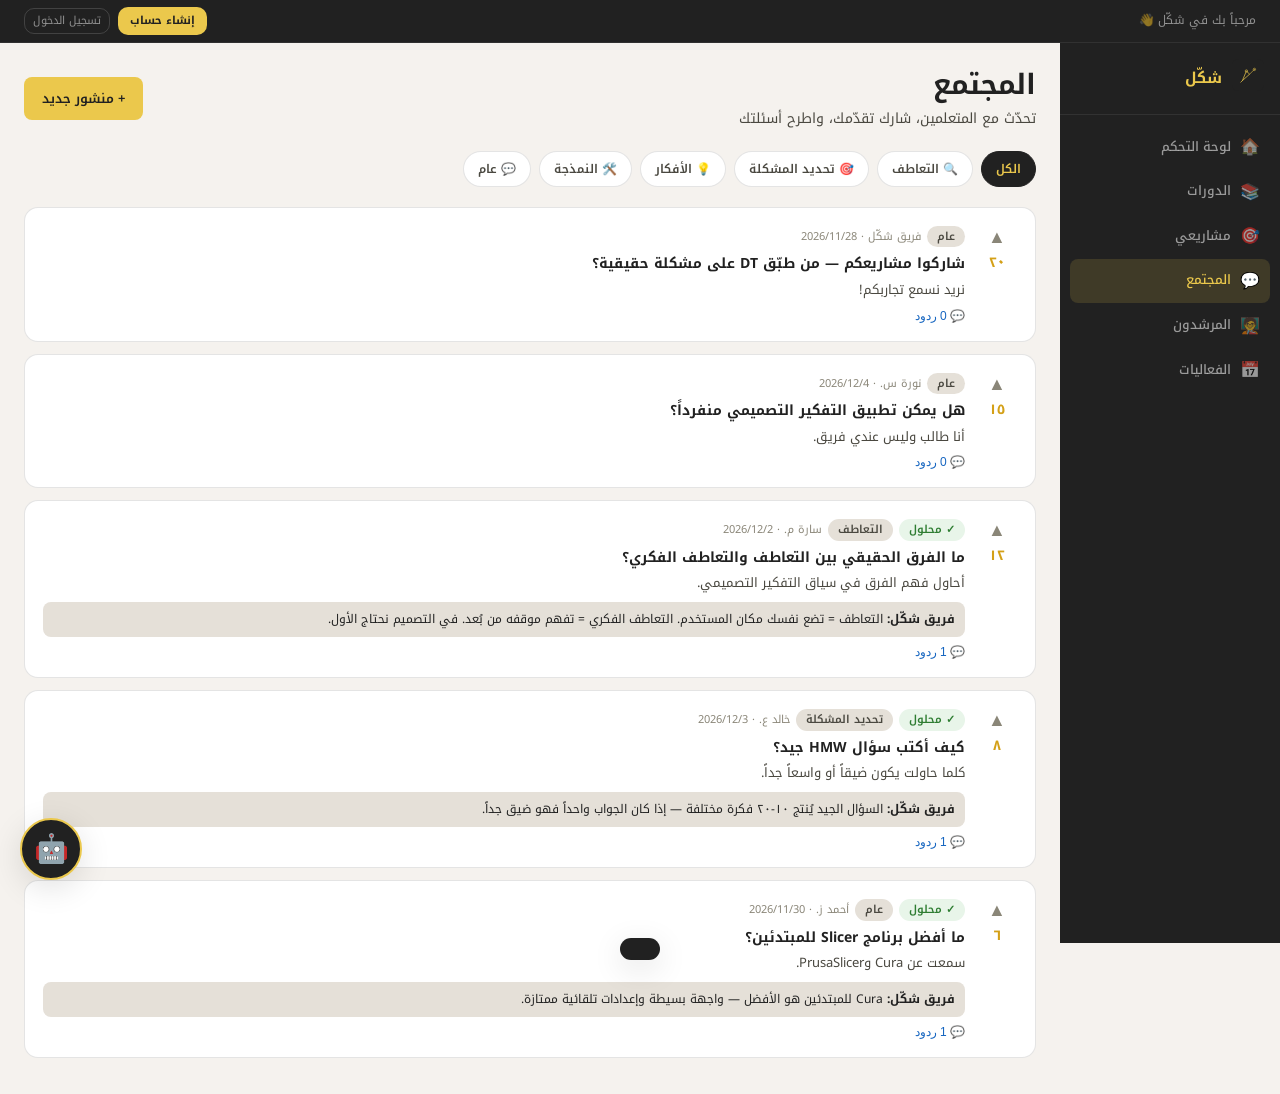
<file: community.html>
<!DOCTYPE html>
<html lang="ar" dir="rtl">
<head>
<meta charset="UTF-8"><meta name="viewport" content="width=device-width, initial-scale=1.0">
<title>شكّل — المجتمع</title>
<link rel="stylesheet" href="_shared.css">
<style>
.post-card{background:var(--white);border:1px solid var(--border);border-radius:var(--r2);padding:18px;margin-bottom:12px;transition:box-shadow .15s}
.post-card:hover{box-shadow:var(--shadow)}
.vote-col{display:flex;flex-direction:column;align-items:center;gap:4px;min-width:40px}
.vote-btn{background:none;border:none;cursor:pointer;font-size:18px;color:var(--text3);line-height:1;padding:2px}
.vote-btn:hover{color:var(--gold-dark)}
.vote-count{font-size:14px;font-weight:700}
.reply-box{background:var(--warm3);border-radius:var(--r);padding:12px;margin-top:10px;display:none}
</style>
</head>
<body>
<div id="greeting-bar" style="display:none"></div>
<div id="purchase-modal" class="modal-overlay"><div class="modal-box"><button class="modal-close" onclick="closeModal('purchase-modal')">✕</button><div id="purchase-modal-body"></div></div></div>
<div class="toast" id="toast"><span id="toast-msg"></span></div>
<div class="modal-overlay" id="post-modal">
  <div class="modal-box">
    <button class="modal-close" onclick="closeModal('post-modal')">✕</button>
    <h3 style="margin-bottom:16px">💬 منشور جديد</h3>
    <div class="form-group" style="margin-bottom:12px"><label class="form-label">العنوان *</label><input class="inp" id="p-title" placeholder="سؤالك أو موضوع النقاش..."></div>
    <div class="form-group" style="margin-bottom:12px"><label class="form-label">التفاصيل</label><textarea class="inp textarea" id="p-body" placeholder="اشرح أكثر..."></textarea></div>
    <div class="form-group" style="margin-bottom:20px"><label class="form-label">التصنيف</label>
      <select class="inp select" id="p-tag">
        <option>عام</option><option>التعاطف</option><option>تحديد المشكلة</option>
        <option>توليد الأفكار</option><option>النمذجة</option><option>الاختبار</option>
      </select></div>
    <button class="btn btn-primary btn-full btn-lg" onclick="submitPost()">نشر ←</button>
  </div>
</div>
<div class="app-layout">
<aside class="sidebar">
  <div class="sidebar-logo"><a href="index.html" class="logo-mark"><span data-logo="32"></span><span class="logo-name light" style="font-size:15px">شكّل</span></a></div>
  <nav class="sidebar-nav">
    <a href="dashboard.html" class="nav-item"><span class="nav-icon">🏠</span> لوحة التحكم</a>
    <a href="courses.html" class="nav-item"><span class="nav-icon">📚</span> الدورات</a>
    <a href="portal.html" class="nav-item"><span class="nav-icon">🎯</span> مشاريعي</a>
    <a href="community.html" class="nav-item active"><span class="nav-icon">💬</span> المجتمع</a>
    <a href="mentors.html" class="nav-item"><span class="nav-icon">🧑‍🏫</span> المرشدون</a>
    <a href="events.html" class="nav-item"><span class="nav-icon">📅</span> الفعاليات</a>
  </nav>
</aside>
<main class="main-content">
  <div style="display:flex;align-items:center;justify-content:space-between;margin-bottom:20px">
    <div><h2>المجتمع</h2><p style="margin-top:4px">تحدّث مع المتعلمين، شارك تقدّمك، واطرح أسئلتك</p></div>
    <button class="btn btn-primary" onclick="openModal('post-modal')">+ منشور جديد</button>
  </div>
  <div style="display:flex;gap:8px;flex-wrap:wrap;margin-bottom:20px" id="tag-filters">
    <button class="filter-btn active" onclick="filterTag('')">الكل</button>
    <button class="filter-btn" onclick="filterTag('التعاطف')">🔍 التعاطف</button>
    <button class="filter-btn" onclick="filterTag('تحديد المشكلة')">🎯 تحديد المشكلة</button>
    <button class="filter-btn" onclick="filterTag('توليد الأفكار')">💡 الأفكار</button>
    <button class="filter-btn" onclick="filterTag('النمذجة')">🛠️ النمذجة</button>
    <button class="filter-btn" onclick="filterTag('عام')">💬 عام</button>
  </div>
  <div id="posts-list"></div>
</main>
</div>
<script src="_shared.js"></script>
<script>
var activeTag='';
function filterTag(tag){
  activeTag=tag;
  document.querySelectorAll('#tag-filters .filter-btn').forEach(function(b){b.classList.remove('active');});
  event.target.classList.add('active');
  renderPosts();
}
function renderPosts(){
  var posts=getPosts();
  var filtered=activeTag?posts.filter(function(p){return p.tag===activeTag;}):posts;
  var list=document.getElementById('posts-list');
  list.innerHTML='';
  filtered.sort(function(a,b){return b.votes-a.votes;}).forEach(function(p){
    var card=document.createElement('div');
    card.className='post-card';
    var repliesHTML=(p.replies||[]).map(function(r){return '<div style="background:var(--warm2);border-radius:var(--r);padding:8px 10px;margin-top:6px;font-size:12px"><strong>'+r.author+':</strong> '+r.text+'</div>';}).join('');
    card.innerHTML=
      '<div style="display:flex;gap:12px">'+
        '<div class="vote-col">'+
          '<button class="vote-btn" onclick="votePost(\''+p.id+'\',1)">▲</button>'+
          '<div class="vote-count" style="color:'+(p.votes>0?'var(--gold-dark)':'var(--text3)')+'">'+toAr(p.votes)+'</div>'+
        '</div>'+
        '<div style="flex:1">'+
          '<div style="display:flex;gap:6px;flex-wrap:wrap;align-items:center;margin-bottom:6px">'+
            (p.solved?'<span class="badge badge-teal">✓ محلول</span>':'')+
            '<span class="badge badge-gray">'+p.tag+'</span>'+
            '<span style="font-size:11px;color:var(--text3)">'+p.author+' · '+new Date(p.date).toLocaleDateString('ar')+'</span>'+
          '</div>'+
          '<div style="font-size:14px;font-weight:700;margin-bottom:4px">'+p.title+'</div>'+
          (p.body?'<div style="font-size:13px;color:var(--text2);margin-bottom:8px">'+p.body+'</div>':'')+
          repliesHTML+
          '<div style="margin-top:8px;display:flex;gap:8px">'+
            '<button onclick="toggleReply(\''+p.id+'\')" style="background:none;border:none;cursor:pointer;font-size:12px;color:var(--blue)">💬 '+(p.replies||[]).length+' ردود</button>'+
            (!(p.id.startsWith('s'))?'<button onclick="deletePost(\''+p.id+'\')" style="background:none;border:none;cursor:pointer;font-size:12px;color:var(--red)">🗑️</button>':'')+
          '</div>'+
          '<div class="reply-box" id="reply-'+p.id+'">'+
            '<input type="text" id="ri-'+p.id+'" class="inp" placeholder="اكتب ردك..." style="margin-bottom:8px">'+
            '<button class="btn btn-primary btn-sm" onclick="submitReply(\''+p.id+'\')">إرسال</button>'+
          '</div>'+
        '</div>'+
      '</div>';
    list.appendChild(card);
  });
  if(!filtered.length) list.innerHTML='<div style="text-align:center;padding:48px;color:var(--text3)">لا توجد منشورات — كن أول من يطرح سؤالاً!</div>';
}
function votePost(id,d){var p=getPosts();var post=p.find(function(x){return x.id===id;});if(post){post.votes=(post.votes||0)+d;if(typeof dbSavePosts==='function')dbSavePosts(p);else savePosts(p);renderPosts();}}
function toggleReply(id){var el=document.getElementById('reply-'+id);if(el)el.style.display=el.style.display==='block'?'none':'block';}
function submitReply(id){var inp=document.getElementById('ri-'+id);if(!inp||!inp.value.trim())return;var p=getPosts();var post=p.find(function(x){return x.id===id;});if(post){if(!post.replies)post.replies=[];var u=getUser();post.replies.push({author:u?u.name:'متعلم',text:inp.value.trim()});savePosts(p);inp.value='';renderPosts();}}
function deletePost(id){if(!confirm('حذف؟'))return;savePosts(getPosts().filter(function(p){return p.id!==id;}));renderPosts();}
function submitPost(){
  var title=document.getElementById('p-title').value.trim();
  if(!title){showToast('يرجى كتابة العنوان');return;}
  var u=getUser();
  var posts=getPosts();
  posts.unshift({id:'p_'+Date.now(),title,body:document.getElementById('p-body').value.trim(),tag:document.getElementById('p-tag').value,author:u?u.name:'متعلم',date:Date.now(),votes:0,solved:false,replies:[]});
  if (typeof dbSavePosts === 'function') dbSavePosts(posts);
  else savePosts(posts);
  closeModal('post-modal');document.getElementById('p-title').value='';document.getElementById('p-body').value='';
  addXP(15);renderPosts();showToast('✅ تم نشر المنشور');
}
document.addEventListener('DOMContentLoaded', function() {
  // Load from Supabase if available, else localStorage
  if (typeof dbLoadPosts === 'function') {
    dbLoadPosts(function(posts) {
      // Store loaded posts so renderPosts() picks them up
      if (posts && posts.length) localStorage.setItem('sh_posts', JSON.stringify(posts));
      renderPosts();
    });
  } else {
    renderPosts();
  }
});
</script>
</body>
</html>
</file>
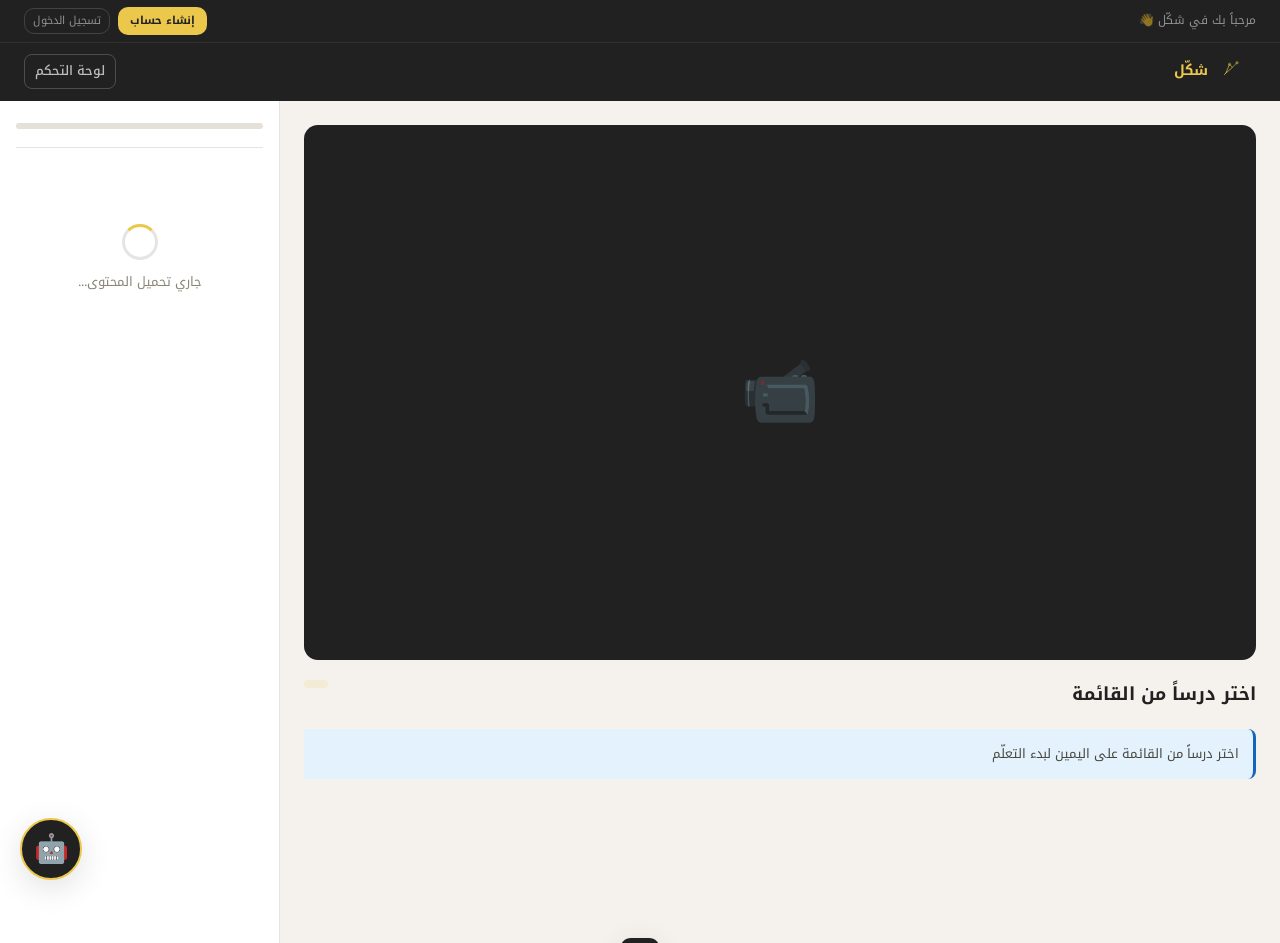
<file: course-player.html>
<!DOCTYPE html>
<html lang="ar" dir="rtl">
<head>
<meta charset="UTF-8"><meta name="viewport" content="width=device-width, initial-scale=1.0">
<title>شكّل — مشغّل الدورة</title>
<link rel="stylesheet" href="_shared.css">
<style>
.player-layout{display:grid;grid-template-columns:1fr 280px;gap:0;height:calc(100vh - 58px);overflow:hidden}
.player-main{overflow-y:auto;padding:24px}
.player-sidebar{background:var(--white);border-right:1px solid var(--border);overflow-y:auto;padding:16px}
.video-frame{background:var(--ink);border-radius:var(--r2);aspect-ratio:16/9;display:flex;align-items:center;justify-content:center;margin-bottom:20px;position:relative;overflow:hidden}
.video-placeholder-icon{font-size:64px;opacity:.4}
.lesson-list-item{display:flex;align-items:center;gap:8px;padding:9px 10px;border-radius:var(--r);cursor:pointer;font-size:13px;font-weight:500;color:var(--text2);transition:all .15s;margin-bottom:2px}
.lesson-list-item:hover{background:var(--warm2)}
.lesson-list-item.active{background:rgba(235,200,76,.15);color:var(--ink);font-weight:600}
.lesson-list-item.done{color:var(--teal)}
.lesson-list-item.locked{opacity:.4;cursor:not-allowed}
.lesson-num{width:24px;height:24px;border-radius:50%;background:var(--warm2);display:flex;align-items:center;justify-content:center;font-size:11px;font-weight:700;flex-shrink:0}
.lesson-list-item.active .lesson-num{background:var(--ink);color:var(--gold)}
.lesson-list-item.done .lesson-num{background:var(--teal);color:#fff}
.quiz-opt{display:flex;align-items:center;gap:10px;padding:11px 13px;border:1.5px solid var(--border);border-radius:var(--r);margin-bottom:8px;cursor:pointer;transition:all .15s;font-size:13px}
.quiz-opt:hover{border-color:var(--gold-dark)}
.quiz-opt.sel{border-color:var(--gold-dark);background:rgba(235,200,76,.08)}
.quiz-opt.ok{border-color:var(--teal);background:var(--teal-light);color:var(--teal)}
.quiz-opt.err{border-color:var(--red);background:var(--red-light);color:var(--red)}
</style>
</head>
<body>
<div id="greeting-bar" style="display:none"></div>
<div id="purchase-modal" class="modal-overlay"><div class="modal-box"><button class="modal-close" onclick="closeModal('purchase-modal')">✕</button><div id="purchase-modal-body"></div></div></div>
<div id="completion-modal" class="modal-overlay">
  <div class="modal-box" style="text-align:center;max-width:520px">
    <div style="font-size:64px;margin-bottom:12px">🎉</div>
    <h2 id="comp-title" style="margin-bottom:8px">أحسنت! أكملت الدورة</h2>
    <p id="comp-msg" style="margin-bottom:24px;color:var(--text2)">لقد أتممت هذه الدورة بنجاح. ما التالي؟</p>
    <div id="comp-other-courses" style="display:grid;grid-template-columns:1fr 1fr;gap:10px;margin-bottom:20px;text-align:right"></div>
    <button class="btn btn-outline btn-full" onclick="closeModal('completion-modal')">لاحقاً</button>
  </div>
</div>
<div class="toast" id="toast"><span id="toast-msg"></span></div>

<!-- Top nav -->
<div class="top-nav">
  <a href="index.html" class="logo-mark" style="gap:8px"><span data-logo="30"></span><span class="logo-name light" style="font-size:14px">شكّل</span></a>
  <div id="course-title-nav" style="color:rgba(255,255,255,.7);font-size:13px"></div>
  <div style="display:flex;align-items:center;gap:12px">
    <div id="nav-progress" style="font-size:12px;color:rgba(255,255,255,.5)"></div>
    <a href="dashboard.html" class="btn btn-outline btn-sm" style="color:rgba(255,255,255,.7);border-color:rgba(255,255,255,.2)">لوحة التحكم</a>
  </div>
</div>

<div class="player-layout">
<!-- MAIN PLAYER -->
<div class="player-main">
  <!-- Video -->
  <div class="video-frame" id="video-frame">
    <div class="video-placeholder-icon" id="video-placeholder-icon">📹</div>
    <div id="lesson-iframe-container" style="position:absolute;inset:0"></div>
  </div>

  <!-- Lesson info -->
  <div style="display:flex;align-items:flex-start;justify-content:space-between;margin-bottom:16px;gap:12px">
    <div>
      <div id="lesson-title" style="font-size:18px;font-weight:700;margin-bottom:4px">اختر درساً من القائمة</div>
      <div id="lesson-meta" style="font-size:12px;color:var(--text3)"></div>
    </div>
    <div id="lesson-xp" style="background:rgba(235,200,76,.15);color:var(--gold-dark);padding:4px 12px;border-radius:20px;font-size:12px;font-weight:700;white-space:nowrap"></div>
  </div>

  <!-- Content + تمرين unified -->
  <div id="lp-content">
    <div id="lesson-content-area" style="font-size:16px;line-height:2;color:var(--text)">
      <div class="callout">اختر درساً من القائمة على اليمين لبدء التعلّم</div>
    </div>
    <!-- تمرين section below content -->
    <div id="lesson-quiz-section" style="margin-top:32px;display:none">
      <hr style="border:none;border-top:2px solid var(--border);margin-bottom:24px">
      <div style="display:flex;align-items:center;gap:10px;margin-bottom:16px">
        <span style="font-size:22px">✏️</span>
        <h3 style="margin:0">تمرين</h3>
      </div>
      <div id="quiz-area">
        <div class="callout">أكمل قراءة المحتوى أولاً ثم ابدأ التمرين</div>
      </div>
    </div>
    <!-- Complete button at very bottom -->
    <div id="complete-btn-area" style="margin-top:32px;padding-top:24px;border-top:2px solid var(--border);display:none">
      <button class="btn btn-primary btn-lg btn-full" id="complete-btn" onclick="completeCurrentLesson()" style="justify-content:center">
        ✅ إكمال الدرس والانتقال للتالي ←
      </button>
    </div>
  </div>
</div>

<!-- SIDEBAR LESSON LIST -->
<div class="player-sidebar">
  <div id="course-info-sidebar" style="margin-bottom:16px;padding-bottom:14px;border-bottom:1px solid var(--border)">
    <div id="course-icon-sb" style="font-size:32px;margin-bottom:6px"></div>
    <div id="course-title-sb" style="font-size:14px;font-weight:700;margin-bottom:4px"></div>
    <div class="progress-track"><div class="progress-fill teal" id="course-progress-fill" style="width:0%"></div></div>
    <div id="course-progress-label" style="font-size:11px;color:var(--text3);margin-top:4px"></div>
  </div>
  <div id="lessons-sidebar-list"></div>
</div>
</div>

<script src="_shared.js"></script>
<script>
// ── Lessons per course ───────────────────────────────────
var COURSE_LESSONS = {}; // All content managed via admin panel

// Add simple placeholder lessons for other courses
['3dp','laser','ux','elec','cnc'].forEach(function(cid){
  var c=COURSES.find(function(x){return x.id===cid;});
  if(!c)return;
  COURSE_LESSONS[cid]=[];
  for(var i=1;i<=c.lessons;i++){
    COURSE_LESSONS[cid].push({
      id:cid+'_'+i,
      title:'الدرس '+toAr(i)+' — '+c.title,
      type:i%3===0?'exercise':i%2===0?'text':'video',
      dur:toAr(10+i*5)+' دق',
      xp:50+i*10,
      content:'<div class="callout">محتوى هذا الدرس سيُضاف قريباً. هذا محتوى تجريبي للدرس '+toAr(i)+' في دورة '+c.title+'.</div>',
      quiz:[{q:'سؤال تجريبي للدرس '+toAr(i),opts:['الإجابة أ','الإجابة ب (الصحيحة)','الإجابة ج','الإجابة د'],a:1}]
    });
  }
});

// ── Merge admin lesson overrides ────────────────────────
function applyAdminLessonOverrides() {
  Object.keys(COURSE_LESSONS).forEach(function(cid) {
    COURSE_LESSONS[cid].forEach(function(lesson, idx) {
      var custom = null;
      try { custom = JSON.parse(localStorage.getItem('sh_lesson_' + lesson.id) || 'null'); } catch(e) {}
      if (custom) {
        if (custom.title)    COURSE_LESSONS[cid][idx].title    = custom.title;
        if (custom.videoUrl) COURSE_LESSONS[cid][idx].videoUrl = custom.videoUrl;
        if (custom.dur)      COURSE_LESSONS[cid][idx].dur      = custom.dur;
        if (custom.content)  COURSE_LESSONS[cid][idx].content  = custom.content;
        if (custom.quiz && custom.quiz.length) COURSE_LESSONS[cid][idx].quiz = custom.quiz;
      }
    });
    // Append admin-added lessons to built-in courses
    try {
      var adminAdded = JSON.parse(localStorage.getItem('sh_admin_lessons_' + cid) || '[]');
      adminAdded.forEach(function(l) {
        var custom = null;
        try { custom = JSON.parse(localStorage.getItem('sh_lesson_' + l.id) || 'null'); } catch(e) {}
        var lessonData = {
          id:       l.id,
          title:    (custom && custom.title)    || l.title    || 'درس جديد',
          type:     (custom && custom.type)     || l.type     || 'video',
          dur:      (custom && custom.dur)      || l.dur      || '',
          xp:       l.xp || 50,
          videoUrl: (custom && custom.videoUrl) || '',
          content:  (custom ? custom.content    : '') || '',
          quiz:     (custom && custom.quiz)     || null
        };
        // Always update/replace to ensure latest content is shown
        var existIdx = COURSE_LESSONS[cid].findIndex(function(x){ return x.id === l.id; });
        if (existIdx >= 0) {
          COURSE_LESSONS[cid][existIdx] = lessonData; // update in place
        } else {
          COURSE_LESSONS[cid].push(lessonData);
        }
      });
    } catch(e) {}

    // Apply custom lesson order AFTER all lessons (built-in + admin-added) are assembled
    try {
      var storedOrder = JSON.parse(localStorage.getItem('sh_lesson_order_' + cid) || 'null');
      if (storedOrder && storedOrder.length) {
        var sorted = [];
        storedOrder.forEach(function(ordId) {
          var lesson = COURSE_LESSONS[cid].find(function(l){ return l.id === ordId; });
          if (lesson) sorted.push(lesson);
        });
        // Append any lessons not yet in stored order (newly added ones)
        COURSE_LESSONS[cid].forEach(function(l) {
          if (!storedOrder.includes(l.id)) sorted.push(l);
        });
        COURSE_LESSONS[cid] = sorted;
      }
    } catch(e) {}
  });

  // Load admin-added modules as full courses
  try {
    var adminModules = JSON.parse(localStorage.getItem('sh_admin_modules') || '[]');
    adminModules.forEach(function(mod) {
      if (!COURSE_LESSONS[mod.id]) COURSE_LESSONS[mod.id] = [];
      var adminLessons = JSON.parse(localStorage.getItem('sh_admin_lessons_' + mod.id) || '[]');
      adminLessons.forEach(function(l) {
        var custom = null;
        try { custom = JSON.parse(localStorage.getItem('sh_lesson_' + l.id) || 'null'); } catch(e) {}
        var lessonData = {
          id:       l.id,
          title:    (custom && custom.title)    || l.title    || 'درس جديد',
          type:     (custom && custom.type)     || l.type     || 'video',
          dur:      (custom && custom.dur)      || l.dur      || '',
          xp:       l.xp || 50,
          videoUrl: (custom && custom.videoUrl) || '',
          content:  (custom ? custom.content    : '') || '',
          quiz:     (custom && custom.quiz)     || null
        };
        var existIdx = COURSE_LESSONS[mod.id].findIndex(function(x){ return x.id === l.id; });
        if (existIdx >= 0) {
          COURSE_LESSONS[mod.id][existIdx] = lessonData;
        } else {
          COURSE_LESSONS[mod.id].push(lessonData);
        }
      });
      // Apply custom order for this module AFTER all its lessons are loaded
      try {
        var modOrder = JSON.parse(localStorage.getItem('sh_lesson_order_' + mod.id) || 'null');
        if (modOrder && modOrder.length) {
          var modSorted = [];
          modOrder.forEach(function(ordId) {
            var lesson = COURSE_LESSONS[mod.id].find(function(l){ return l.id === ordId; });
            if (lesson) modSorted.push(lesson);
          });
          COURSE_LESSONS[mod.id].forEach(function(l) {
            if (!modOrder.includes(l.id)) modSorted.push(l);
          });
          COURSE_LESSONS[mod.id] = modSorted;
        }
      } catch(e) {}

      // Also add to COURSES array if not already there
      if (!COURSES.find(function(c){ return c.id === mod.id; })) {
        COURSES.push({
          id: mod.id, title: mod.title, icon: mod.icon,
          price: mod.price, free: mod.free, credits: mod.credits || 25,
          category: mod.category, level: mod.level,
          duration: mod.duration || '', lessons: adminLessons.length,
          desc: mod.desc, badge: mod.icon + ' ' + mod.title,
          live: true, comingSoon: false
        });
      }
    });
  } catch(e) {}
}

function isLessonUnlocked(lessonIdx) {
  if(lessonIdx<=0) return true;
  var lessons=COURSE_LESSONS[currentCourse.id]||[];
  var prev=lessons[lessonIdx-1];
  if(!prev) return true;
  var state=getUserState();
  var done=(state.completedLessons||[]).includes(prev.id);
  if(!done) return false;
  // Only require quiz score if the previous lesson actually has a quiz
  var hasQuiz = !!(prev.quiz && prev.quiz.length);
  if(!hasQuiz) return true;
  var score=(state.quizScores||{})[prev.id]||0;
  return score>=100;
}

function completeCurrentLesson(){
  if(!currentLesson)return;
  var state=getUserState();
  if(!(state.completedLessons||[]).includes(currentLesson.id)){
    state.completedLessons=state.completedLessons||[];
    state.completedLessons.push(currentLesson.id);
    saveUserState(state);
    addXP(currentLesson.xp);
    showToast('✅ ممتاز! +'+toAr(currentLesson.xp)+' XP');
    // Immediate save to Supabase — don't wait for the 5-second debounce
    var user = (typeof getUser==='function') ? getUser() : null;
    if (user && user.id && typeof dbSaveUserState==='function') {
      dbSaveUserState(user.id, getUserState());
    }
  }
  renderSidebar();
  var lessons=COURSE_LESSONS[currentCourse.id]||[];
  var idx=lessons.findIndex(function(l){return l.id===currentLesson.id;});
  var allDone=lessons.every(function(l){return (getUserState().completedLessons||[]).includes(l.id);});
  if(allDone){
    showCourseCompletion();
  } else if(idx<lessons.length-1){
    var nextIdx=idx+1;
    if(isLessonUnlocked(nextIdx)){
      // Show loading transition before opening next lesson
      var playerMain = document.getElementById('player-main');
      if (playerMain) {
        playerMain.style.opacity = '0';
        playerMain.style.transition = 'opacity .3s ease';
      }
      setTimeout(function(){
        openLesson(lessons[nextIdx].id);
        if (playerMain) {
          playerMain.style.opacity = '1';
        }
      }, 400);
    } else {
      showToast('✅ أكمل اختبار هذا الدرس أولاً لفتح التالي');
    }
  }
}

function showCourseCompletion(){
  addXP(300);
  var state=getUserState();
  if(!state.earnedBadges) state.earnedBadges=[];
  var badge=currentCourse.badge||'🏅';
  if(!state.earnedBadges.includes(currentCourse.id+'_done')){
    state.earnedBadges.push(currentCourse.id+'_done');
    saveUserState(state);
  }
  document.getElementById('comp-title').textContent='أحسنت! أكملت "'+currentCourse.title+'"';
  document.getElementById('comp-msg').textContent='حصلت على شارة '+badge+' وأضفت '+(currentCourse.xp||300)+' XP لرصيدك!';
  var otherDiv=document.getElementById('comp-other-courses');
  var others=COURSES.filter(function(c){
    return c.id!==currentCourse.id && !(getUserState().enrolledCourses||[]).includes(c.id);
  }).slice(0,4);
  otherDiv.innerHTML=others.map(function(c){
    return '<a href="course-player.html?course='+c.id+'" onclick="closeModal(&quot;completion-modal&quot;)" style="border:1px solid var(--border);border-radius:var(--r2);padding:12px;text-decoration:none;color:inherit;display:block" >' +
      '<div style="font-size:24px;margin-bottom:6px">'+c.icon+'</div>' +
      '<div style="font-size:12px;font-weight:600;margin-bottom:2px">'+c.title+'</div>' +
      '<span class="badge '+(c.free?'badge-free':'badge-paid')+'">'+(c.free?'مجاني':toAr(c.price)+' ر.س')+'</span>' +
    '</a>';
  }).join('');
  openModal('completion-modal');
}

function startQuiz(){
  if(!currentLesson||!currentLesson.quiz)return;
  qState={qs:currentLesson.quiz.slice().sort(function(){return Math.random()-.5;}),cur:0,ans:[],done:false};
  renderQ();
  // Scroll to quiz section
  setTimeout(function(){
    var section = document.getElementById('lesson-quiz-section');
    if (section) {
      section.scrollIntoView({behavior:'smooth', block:'start'});
    } else {
      // Fallback: scroll window by a fixed amount
      window.scrollBy({top: 400, behavior:'smooth'});
    }
  }, 100);
}

function renderQ(){
  var area=document.getElementById('quiz-questions');
  if(qState.done||!qState.qs.length)return;
  var q=qState.qs[qState.cur];
  area.innerHTML=
    '<div style="margin-top:20px;padding:16px;background:var(--warm3);border-radius:var(--r2)">'+
    '<div style="font-size:12px;color:var(--text3);margin-bottom:10px">سؤال '+toAr(qState.cur+1)+' من '+toAr(qState.qs.length)+'</div>'+
    '<div style="font-size:14px;font-weight:600;margin-bottom:14px">'+q.q+'</div>'+
    q.opts.map(function(opt,i){return '<div class="quiz-opt'+(qState.ans[qState.cur]===i?' sel':'')+'" onclick="selQ('+i+')">'+opt+'</div>';}).join('')+
    '<div style="margin-top:12px;display:flex;gap:8px">'+
      (qState.cur>0?'<button class="btn btn-outline btn-sm" onclick="prevQ()">السابق</button>':'')+
      (qState.cur<qState.qs.length-1?
        '<button class="btn btn-primary btn-sm" onclick="nextQ()"'+(qState.ans[qState.cur]===undefined?' disabled':'')+'>التالي ←</button>':
        '<button class="btn btn-primary btn-sm" onclick="finishQ()"'+(qState.ans[qState.cur]===undefined?' disabled':'')+'>إنهاء ✓</button>'
      )+
    '</div></div>';
}
function selQ(i){qState.ans[qState.cur]=i;renderQ();}
function nextQ(){if(qState.cur<qState.qs.length-1){qState.cur++;renderQ();}}
function prevQ(){if(qState.cur>0){qState.cur--;renderQ();}}

function showPassedQuizState(lesson) {
  var area = document.getElementById('quiz-area');
  if (!area) return;
  var state = getUserState();
  var quizDate = (state.quizDates || {})[lesson.id] || '';
  var dateStr = quizDate ? new Date(quizDate).toLocaleDateString('ar-SA') : '';

  // Build history of answers if stored
  var history = (state.quizHistory || {})[lesson.id] || [];

  var historyHTML = '';
  if (history.length) {
    // Show history directly from saved state — no need for lesson.quiz
    historyHTML = '<div style="margin-top:16px;display:flex;flex-direction:column;gap:10px">';
    history.forEach(function(h) {
      if (!h.q || !h.chosen) return;
      historyHTML +=
        '<div style="padding:12px;background:var(--teal-light);border-radius:var(--r2);border-right:3px solid var(--teal)">' +
          '<div style="font-size:13px;font-weight:600;margin-bottom:6px">✅ ' + h.q + '</div>' +
          '<div style="padding:5px 10px;border-radius:var(--r);font-size:12px;background:var(--teal);color:#fff;display:inline-block">' +
            '✓ ' + h.chosen + '</div>' +
        '</div>';
    });
    historyHTML += '</div>';
  }

  area.innerHTML =
    '<div style="text-align:center;padding:20px;background:var(--teal-light);border-radius:var(--r2);margin-bottom:12px">' +
      '<div style="font-size:36px;margin-bottom:6px">🏆</div>' +
      '<div style="font-size:18px;font-weight:700;color:var(--teal)">أتممت هذا التمرين بنجاح</div>' +
      '<div style="font-size:13px;color:var(--teal);margin-top:4px">١٠٠٪' + (dateStr ? ' · ' + dateStr : '') + '</div>' +
    '</div>' +
    (historyHTML || '<div style="font-size:12px;color:var(--text3);text-align:center;padding:8px">لا يوجد سجل للإجابات</div>') +
    '<div style="margin-top:12px;padding:10px;background:var(--warm3);border-radius:var(--r);text-align:center;font-size:12px;color:var(--text3)">' +
      '🔒 تم قفل التمرين — لقد اجتزته بنجاح' +
    '</div>';
}

function finishQ(){
  var total = qState.qs.length;
  var correct = qState.qs.filter(function(q,i){ return qState.ans[i]===parseInt(q.a); }).length;
  var pct = Math.round(correct/total*100);
  var area = document.getElementById('quiz-questions');
  qState.done = true;

  // Build per-question feedback
  var feedbackHTML = '<div style="margin-top:16px;display:flex;flex-direction:column;gap:12px">';
  qState.qs.forEach(function(q, i) {
    var userAns = qState.ans[i];
    var isCorrect = userAns === parseInt(q.a);
    var bg = isCorrect ? 'var(--teal-light)' : 'var(--red-light)';
    var borderColor = isCorrect ? 'var(--teal)' : 'var(--red)';
    var icon = isCorrect ? '✅' : '❌';
    feedbackHTML +=
      '<div style="padding:14px;background:'+bg+';border-radius:var(--r2);border-right:3px solid '+borderColor+'">' +
        '<div style="font-size:13px;font-weight:600;margin-bottom:8px">'+icon+' '+q.q+'</div>' +
        (isCorrect ?
          // Correct: show user's answer in green
          q.opts.map(function(opt, oi) {
            var isUser = oi === userAns;
            if (!isUser) return '';
            return '<div style="padding:6px 10px;border-radius:var(--r);font-size:12px;margin-bottom:4px;background:var(--teal);color:#fff;font-weight:600">✓ '+opt+'</div>';
          }).join('') :
          // Wrong: show user's wrong answer struck out, but NOT the correct answer
          q.opts.map(function(opt, oi) {
            var isUser = oi === userAns;
            if (!isUser) return '';
            return '<div style="padding:6px 10px;border-radius:var(--r);font-size:12px;margin-bottom:4px;background:var(--red);color:#fff;text-decoration:line-through">✗ '+opt+'</div>';
          }).join('') +
          '<div style="font-size:12px;color:var(--red);margin-top:6px">راجع المحتوى وحاول مجدداً ↩️</div>'
        ) +
      '</div>';
  });
  feedbackHTML += '</div>';

  if (pct === 100) {
    // Perfect score — save and show complete button
    if (currentLesson) {
      var state = getUserState();
      if (!state.quizScores)  state.quizScores  = {};
      if (!state.quizDates)   state.quizDates   = {};
      if (!state.quizHistory) state.quizHistory  = {};
      state.quizScores[currentLesson.id]  = 100;
      state.quizDates[currentLesson.id]   = new Date().toISOString();
      // Save history: which answer the user chose for each question
      state.quizHistory[currentLesson.id] = qState.qs.map(function(q, i) {
        return { q: q.q, chosen: q.opts[qState.ans[i]] || '' };
      });
      saveUserState(state);
      // Immediate Supabase save
      var user = (typeof getUser==='function') ? getUser() : null;
      if (user && user.id && typeof dbSaveUserState==='function') {
        dbSaveUserState(user.id, getUserState());
      }
    }
    // Show instant celebration + complete button immediately
    var completeBtnArea = document.getElementById('complete-btn-area');
    if (completeBtnArea) completeBtnArea.style.display = 'block';

    area.innerHTML =
      '<div style="text-align:center;padding:20px;background:var(--teal-light);border-radius:var(--r2);margin-bottom:12px">' +
        '<div style="font-size:36px;margin-bottom:6px">🎉</div>' +
        '<div style="font-size:22px;font-weight:700;color:var(--teal)">١٠٠٪ ممتاز!</div>' +
        '<p style="color:var(--teal);margin-top:2px;font-size:13px">أجبت على جميع الأسئلة بشكل صحيح</p>' +
      '</div>';
    addXP(30);

    // Scroll to complete button immediately
    var btn = document.getElementById('complete-btn');
    if (btn) btn.scrollIntoView({behavior:'smooth', block:'center'});

    // After 2 seconds, show the full locked passed state with history
    setTimeout(function() {
      if (currentLesson) showPassedQuizState(currentLesson);
    }, 2000);
  } else {
    // Not 100% — show feedback with retry button
    var wrongCount = total - correct;
    area.innerHTML =
      '<div style="text-align:center;padding:20px;background:var(--red-light);border-radius:var(--r2);margin-bottom:16px">' +
        '<div style="font-size:32px;margin-bottom:6px">💪</div>' +
        '<div style="font-size:22px;font-weight:700;color:var(--red)">'+toAr(pct)+'٪</div>' +
        '<p style="color:var(--red);margin-top:4px">'+toAr(wrongCount)+' '+(wrongCount===1?'سؤال':'أسئلة')+' غلط — حاول مجدداً</p>' +
        '<button class="btn btn-primary" style="margin-top:12px" onclick="startQuiz()">🔄 أعد المحاولة</button>' +
      '</div>' + feedbackHTML;
  }
}
function sendAI(){
  var inp=document.getElementById('ai-input');
  var q=inp.value.trim();if(!q)return;
  var msgs=document.getElementById('ai-messages');
  msgs.innerHTML+='<div class="chat-bubble user"><div class="chat-avatar user">أ</div><div class="chat-msg">'+q+'</div></div>';
  inp.value='';
  var local=getLocalAnswer(q);
  var ans=local?local.a:'سؤال جيد! راجع محتوى الدرس للإجابة، أو تواصل مع المرشدين في صفحة المرشدين.';
  setTimeout(function(){
    msgs.innerHTML+='<div class="chat-bubble ai"><div class="chat-avatar ai">م</div><div class="chat-msg">'+ans+'</div></div>';
    msgs.scrollTop=msgs.scrollHeight;
  },400);
}

// ── State ────────────────────────────────────────────────
var currentCourse = null;
var currentLesson = null;
var qState = {qs:[], cur:0, ans:[], done:false};

// ── Init ─────────────────────────────────────────────────
function init() {
  // ── Auth gate ──────────────────────────────────────────
  var currentUser = (typeof getUser === 'function') ? getUser() : null;
  if (!currentUser) {
    var cid = new URLSearchParams(window.location.search).get('course') || 'prototyping';
    var course = (typeof COURSES !== 'undefined') ? COURSES.find(function(c){ return c.id===cid; }) : null;
    var courseTitle = course ? course.title : 'الدورة';
    document.getElementById('player-main').innerHTML =
      '<div style="text-align:center;padding:60px 24px;max-width:480px;margin:0 auto">' +
        '<div style="font-size:64px;margin-bottom:16px">🔒</div>' +
        '<h2 style="margin-bottom:8px">للوصول إلى "' + courseTitle + '"</h2>' +
        '<p style="color:var(--text2);margin-bottom:32px;line-height:1.7">يرجى تسجيل الدخول أو إنشاء حساب مجاني للوصول إلى هذه الدورة.</p>' +
        '<div style="display:flex;gap:12px;justify-content:center;flex-wrap:wrap">' +
          '<a href="index.html?next=course-player&course=' + cid + '" class="btn btn-primary btn-lg">تسجيل الدخول ←</a>' +
          '<a href="index.html?signup=1&next=course-player&course=' + cid + '" class="btn btn-outline btn-lg">إنشاء حساب مجاني</a>' +
        '</div>' +
        '<p style="margin-top:24px;font-size:12px;color:var(--text3)">لديك حساب بالفعل؟ <a href="index.html?next=course-player&course=' + cid + '" style="color:var(--gold-dark)">ادخل هنا</a></p>' +
      '</div>';
    // Hide sidebar lesson list
    var sb = document.getElementById('lessons-sidebar-list');
    if (sb) sb.innerHTML = '<div style="padding:16px;color:var(--text3);font-size:12px;text-align:center">سجّل دخولك للوصول</div>';
    return;
  }

  var params = new URLSearchParams(window.location.search);
  var cid = params.get('course') || 'prototyping';

  // ── Paid course gate ────────────────────────────────────
  // Check if this is a paid course and user is not enrolled
  var storedPrice = localStorage.getItem('sh_course_price_' + cid);
  var courseCost  = storedPrice !== null ? parseInt(storedPrice) : null;
  var userState   = (typeof getUserState === 'function') ? getUserState() : {};
  var userEnrolled = (userState.enrolledCourses || []).includes(cid);

  if (courseCost !== null && courseCost > 0 && !userEnrolled) {
    // Paid course, not enrolled — show payment gate
    var courseObj = (typeof COURSES !== 'undefined') ? COURSES.find(function(c){ return c.id === cid; }) : null;
    var courseTitle = courseObj ? courseObj.title : 'الدورة';
    document.getElementById('player-main').innerHTML =
      '<div style="text-align:center;padding:60px 24px;max-width:480px;margin:0 auto">' +
        '<div style="font-size:64px;margin-bottom:16px">💳</div>' +
        '<h2 style="margin-bottom:8px">' + courseTitle + '</h2>' +
        '<div style="font-size:32px;font-weight:700;color:var(--gold-dark);margin-bottom:8px">' + (typeof toAr === 'function' ? toAr(courseCost) : courseCost) + ' ر.س</div>' +
        '<p style="color:var(--text2);margin-bottom:28px;line-height:1.7">هذه دورة مدفوعة. اشترِها للوصول إلى جميع الدروس.</p>' +
        '<div style="display:flex;flex-direction:column;gap:10px;max-width:300px;margin:0 auto">' +
          '<button onclick="cpPayment(&quot;card&quot;)" class="btn btn-primary btn-lg btn-full" style="justify-content:center">💳 بطاقة ائتمان / مدى</button>' +
          '<button onclick="cpPayment(&quot;apple&quot;)" class="btn btn-outline btn-lg btn-full" style="justify-content:center;background:#000;color:#fff;border-color:#000">🍎 Apple Pay</button>' +
          '<button onclick="cpPayment(&quot;stc&quot;)" class="btn btn-outline btn-lg btn-full" style="justify-content:center">📱 STC Pay</button>' +
        '</div>' +
        '<p style="margin-top:20px;font-size:12px;color:var(--text3)">🔒 جميع المدفوعات مشفرة وآمنة</p>' +
        '<a href="courses.html" style="display:block;margin-top:16px;font-size:12px;color:var(--text3)">← العودة للدورات</a>' +
      '</div>';
    var sb = document.getElementById('lessons-sidebar-list');
    if (sb) sb.innerHTML = '<div style="padding:16px;color:var(--text3);font-size:12px;text-align:center">اشترِ الدورة للوصول</div>';
    return;
  }

  // Load prototyping lessons from _shared.js
  if (typeof PROTOTYPING_LESSONS !== 'undefined') {
    COURSE_LESSONS['prototyping'] = PROTOTYPING_LESSONS;
  }

  applyAdminLessonOverrides();

  currentCourse = COURSES.find(function(c){ return c.id === cid; }) || COURSES[0];

  // Handle coming-soon courses
  var storedStatus = localStorage.getItem('sh_course_status_' + cid);
  var isComingSoon = storedStatus === 'coming_soon' || currentCourse.comingSoon;
  if (storedStatus === 'active') isComingSoon = false;

  document.getElementById('course-title-nav').textContent = currentCourse.title;

  if (isComingSoon || storedStatus === 'inactive') {
    document.getElementById('player-main').innerHTML =
      '<div style="text-align:center;padding:80px 24px">' +
        '<div style="font-size:64px;margin-bottom:16px">⏳</div>' +
        '<h2>هذه الدورة قادمة قريباً</h2>' +
        '<p style="margin-top:8px;color:var(--text2)">نعمل على إعداد المحتوى. سيتم إشعارك عند الإطلاق.</p>' +
        '<a href="courses.html" class="btn btn-primary btn-lg" style="margin-top:24px;display:inline-flex">← العودة للدورات</a>' +
      '</div>';
    return;
  }

  // Enroll and grant credits if needed
  var state = getUserState();
  if (!(state.enrolledCourses||[]).includes(cid)) {
    state.enrolledCourses = state.enrolledCourses || [];
    state.enrolledCourses.push(cid);
    state.aiCredits = (state.aiCredits||0) + (currentCourse.credits||25);
    saveUserState(state);
  }

  renderSidebar();

  // Open first incomplete lesson or first lesson
  var lessons = COURSE_LESSONS[cid] || [];
  var state2 = getUserState();
  var firstIncomplete = lessons.find(function(l){
    return !(state2.completedLessons||[]).includes(l.id);
  });

  var lid = params.get('lesson');
  if (lid) {
    var target = lessons.find(function(l){ return l.id === lid; });
    if (target) { openLesson(target.id); return; }
  }
  if (firstIncomplete) openLesson(firstIncomplete.id);
  else if (lessons.length) openLesson(lessons[0].id);
}

// ── Sidebar ───────────────────────────────────────────────
function renderSidebar() {
  if (!currentCourse) return;
  var lessons = COURSE_LESSONS[currentCourse.id] || [];
  var state = getUserState();
  var done = state.completedLessons || [];
  var completed = done.filter(function(l){ return l.startsWith(currentCourse.id+'_') || lessons.find(function(x){ return x.id===l; }); }).length;
  var pct = lessons.length ? Math.round(completed / lessons.length * 100) : 0;

  var iconEl = document.getElementById('course-icon-sb');
  var titleEl = document.getElementById('course-title-sb');
  var fillEl  = document.getElementById('course-progress-fill');
  var labelEl = document.getElementById('course-progress-label');
  var navLabel = document.getElementById('nav-progress');

  if (iconEl)  iconEl.textContent = currentCourse.icon;
  if (titleEl) titleEl.textContent = currentCourse.title;
  if (fillEl)  fillEl.style.width = pct + '%';
  if (labelEl) labelEl.textContent = toAr(completed) + '/' + toAr(lessons.length) + ' دروس (' + toAr(pct) + '%)';
  if (navLabel) navLabel.textContent = toAr(completed) + '/' + toAr(lessons.length);

  var list = document.getElementById('lessons-sidebar-list');
  if (!list) return;
  list.innerHTML = '';

  var TYPE_ICONS = {video:'🎬', text:'📄', exercise:'✏️', lab:'🔬'};
  lessons.forEach(function(l, i) {
    var isDone = done.includes(l.id);
    var isActive = currentLesson && currentLesson.id === l.id;
    var isLocked = !isDone && !isLessonUnlocked(i);

    var item = document.createElement('div');
    item.className = 'lesson-list-item' + (isActive?' active':'') + (isDone?' done':'') + (isLocked?' locked':'');
    item.onclick = function() {
      if (isLocked) { showToast('🔒 أكمل الدرس السابق أولاً'); return; }
      openLesson(l.id);
    };
    item.innerHTML =
      '<div class="lesson-num">' + (isDone ? '✓' : isActive ? (TYPE_ICONS[l.type]||'📖') : toAr(i+1)) + '</div>' +
      '<div style="flex:1;overflow:hidden">' +
        '<div style="font-size:12px;white-space:nowrap;overflow:hidden;text-overflow:ellipsis">' + l.title + '</div>' +
        (!l.videoUrl && !isDone ? '<div style="font-size:10px;color:var(--text3);margin-top:1px">+' + toAr(l.xp) + ' XP</div>' :
         '<div style="font-size:10px;color:var(--text3);margin-top:1px">' + (l.dur||'') + (l.dur&&l.videoUrl?' · ':'') + '+' + toAr(l.xp) + ' XP</div>') +
      '</div>';
    list.appendChild(item);
  });
}

// ── Open lesson ───────────────────────────────────────────
function openLesson(lid) {
  var lessons = COURSE_LESSONS[currentCourse.id] || [];
  var l = lessons.find(function(x){ return x.id === lid; });
  if (!l) return;
  currentLesson = l;

  // Title & meta
  document.getElementById('lesson-title').textContent = l.title;
  var hasVideo = !!(l.videoUrl && l.videoUrl.trim());
  var typeLabel = hasVideo ? ({video:'فيديو', text:'نص', exercise:'تمرين', lab:'مختبر'}[l.type]||'') : '';
  var durLabel  = (hasVideo && l.dur) ? l.dur + ' · ' : '';
  document.getElementById('lesson-meta').textContent = durLabel + typeLabel;
  document.getElementById('lesson-xp').textContent = '+' + toAr(l.xp) + ' XP';

  // Video frame
  var frame = document.getElementById('video-frame');
  var icon  = document.getElementById('video-placeholder-icon');
  var iframeContainer = document.getElementById('lesson-iframe-container');
  iframeContainer.innerHTML = '';

  var videoSrc = l.videoUrl || '';
  if (videoSrc && videoSrc.trim()) {
    if (frame) frame.style.display = '';
    var resolved = (typeof normalizeVideoUrl === 'function') ? normalizeVideoUrl(videoSrc) : videoSrc;
    if (typeof isDirectVideo === 'function' && isDirectVideo(resolved)) {
      var video = document.createElement('video');
      video.src = resolved; video.controls = true;
      video.style.cssText = 'position:absolute;inset:0;width:100%;height:100%;border:none;background:#000';
      iframeContainer.appendChild(video);
    } else {
      var iframe = document.createElement('iframe');
      iframe.src = resolved;
      iframe.style.cssText = 'position:absolute;inset:0;width:100%;height:100%;border:none;border-radius:var(--r2)';
      iframe.setAttribute('allow', 'autoplay;fullscreen;picture-in-picture');
      iframe.setAttribute('allowfullscreen', '');
      iframeContainer.appendChild(iframe);
    }
    if (icon) icon.style.display = 'none';
  } else {
    if (frame) frame.style.display = 'none';
  }

  // Content
  document.getElementById('lesson-content-area').innerHTML = l.content || '';
  setTimeout(function(){ initCarousels(document.getElementById('lesson-content-area')); }, 50);

  // Complete button
  var state = getUserState();
  var isDone = (state.completedLessons||[]).includes(l.id);
  var hasQuizQ = !!(currentLesson && currentLesson.quiz && currentLesson.quiz.length);
  var quizPassed = isDone || !hasQuizQ || ((state.quizScores||{})[l.id] >= 100);
  var completeBtnArea = document.getElementById('complete-btn-area');
  var btn = document.getElementById('complete-btn');
  if (isDone) {
    completeBtnArea.style.display = 'block';
    btn.textContent = '✅ الدرس مكتمل'; btn.disabled = true; btn.style.opacity = '0.6';
  } else if (quizPassed) {
    completeBtnArea.style.display = 'block';
    btn.textContent = '✅ إكمال الدرس والانتقال للتالي ←'; btn.disabled = false; btn.style.opacity = '1';
  } else {
    // Has quiz, not passed yet — hide complete btn until 100%
    completeBtnArea.style.display = 'none';
  }

  // Quiz
  // Show تمرين section + hide complete-btn until 100% scored
  var quizSection = document.getElementById('lesson-quiz-section');
  // Handle quiz as array or JSON string
  var lessonQuiz = currentLesson && currentLesson.quiz;
  if (typeof lessonQuiz === 'string') { try { lessonQuiz = JSON.parse(lessonQuiz); } catch(e) { lessonQuiz = null; } }
  var hasQuiz = !!(lessonQuiz && lessonQuiz.length);
  if (hasQuiz && currentLesson) currentLesson.quiz = lessonQuiz; // normalize to array
  if (quizSection) quizSection.style.display = hasQuiz ? '' : 'none';
  if (hasQuiz) {
    var state2 = getUserState();
    var alreadyPassed = (state2.quizScores || {})[l.id] === 100;
    if (alreadyPassed) {
      // Already scored 100% — show completed state, no retry
      showPassedQuizState(l);
    } else {
      document.getElementById('quiz-area').innerHTML =
        '<button class="btn btn-primary btn-lg" onclick="startQuiz()" style="margin-bottom:8px">ابدأ التمرين ✏️</button>' +
        '<div id="quiz-questions"></div>';
    }
  }

  renderSidebar();
  // No tabs anymore - quiz section shown below content
}

function cpPayment(method) {
  var cid = new URLSearchParams(window.location.search).get('course') || 'prototyping';
  var price = parseInt(localStorage.getItem('sh_course_price_' + cid)) || 0;
  // TODO: replace with real payment gateway (Moyasar recommended for Saudi Arabia)
  showToast('⏳ جاري معالجة الدفع...');
  setTimeout(function() {
    var state = getUserState();
    if (!state.enrolledCourses) state.enrolledCourses = [];
    if (!state.enrolledCourses.includes(cid)) {
      state.enrolledCourses.push(cid);
      state.aiCredits = (state.aiCredits || 0) + 30;
      saveUserState(state);
    }
    showToast('✅ تمت عملية الدفع! جاري فتح الدورة...');
    setTimeout(function() { window.location.reload(); }, 800);
  }, 1500);
}

window.addEventListener('beforeunload', function() {
  // Flush any pending state to Supabase before the tab closes
  var user = (typeof getUser==='function') ? getUser() : null;
  if (user && user.id && typeof dbSaveUserState==='function' && typeof _sb_ready!=='undefined' && _sb_ready) {
    clearTimeout(window._saveStateTimer);
    dbSaveUserState(user.id, getUserState());
  }
});

document.addEventListener('DOMContentLoaded', function() {
  // Always clear stale lesson cache so Supabase content wins
  try {
    var keysToReset = [];
    for (var ki = 0; ki < localStorage.length; ki++) {
      var k = localStorage.key(ki);
      if (k && (k.indexOf('sh_lesson_') === 0 || k.indexOf('sh_admin_lessons_') === 0)) {
        keysToReset.push(k);
      }
    }
    keysToReset.forEach(function(k){ localStorage.removeItem(k); });
  } catch(e) {}

  // Show loading spinner while Supabase loads
  var playerMain = document.getElementById('player-main');
  var sidebar = document.getElementById('lessons-sidebar-list');
  var loadingHTML =
    '<div style="display:flex;flex-direction:column;align-items:center;justify-content:center;' +
    'padding:60px 24px;color:var(--text3);gap:12px">' +
      '<div style="width:36px;height:36px;border:3px solid var(--border);border-top-color:var(--gold);' +
      'border-radius:50%;animation:spin .8s linear infinite"></div>' +
      '<div style="font-size:13px">جاري تحميل المحتوى...</div>' +
    '</div>';
  if (playerMain) playerMain.innerHTML = loadingHTML;
  if (sidebar) sidebar.innerHTML = loadingHTML;

  // Add spin animation if not already present
  if (!document.getElementById('spin-style')) {
    var st = document.createElement('style');
    st.id = 'spin-style';
    st.textContent = '@keyframes spin{to{transform:rotate(360deg)}}';
    document.head.appendChild(st);
  }

  function afterSync() {
    // Load admin modules
    if (typeof dbLoadModules === 'function') {
      dbLoadModules(function(modules) {
        if (modules && modules.length) {
          localStorage.setItem('sh_admin_modules', JSON.stringify(modules));
        }
        if (typeof applyAdminLessonOverrides === 'function') applyAdminLessonOverrides();
        init();
      });
    } else {
      if (typeof applyAdminLessonOverrides === 'function') applyAdminLessonOverrides();
      init();
    }
  }

  // Load from Supabase first, fall back to localStorage if unavailable
  if (typeof dbSyncAllContent === 'function' && typeof _sb_ready !== 'undefined' && _sb_ready) {
    // Supabase is ready — load fresh content then init
    dbSyncAllContent(afterSync);
  } else if (typeof _sb_ready !== 'undefined' && !_sb_ready) {
    // Supabase not ready yet — wait briefly then try again, fall back to localStorage
    setTimeout(function() {
      if (typeof dbSyncAllContent === 'function' && _sb_ready) {
        dbSyncAllContent(afterSync);
      } else {
        // Supabase unavailable — fall back to localStorage
        if (typeof applyAdminLessonOverrides === 'function') applyAdminLessonOverrides();
        init();
      }
    }, 1500);
  } else {
    // No Supabase at all — use localStorage
    if (typeof applyAdminLessonOverrides === 'function') applyAdminLessonOverrides();
    init();
  }
});
</script>
</body>
</html>
</file>
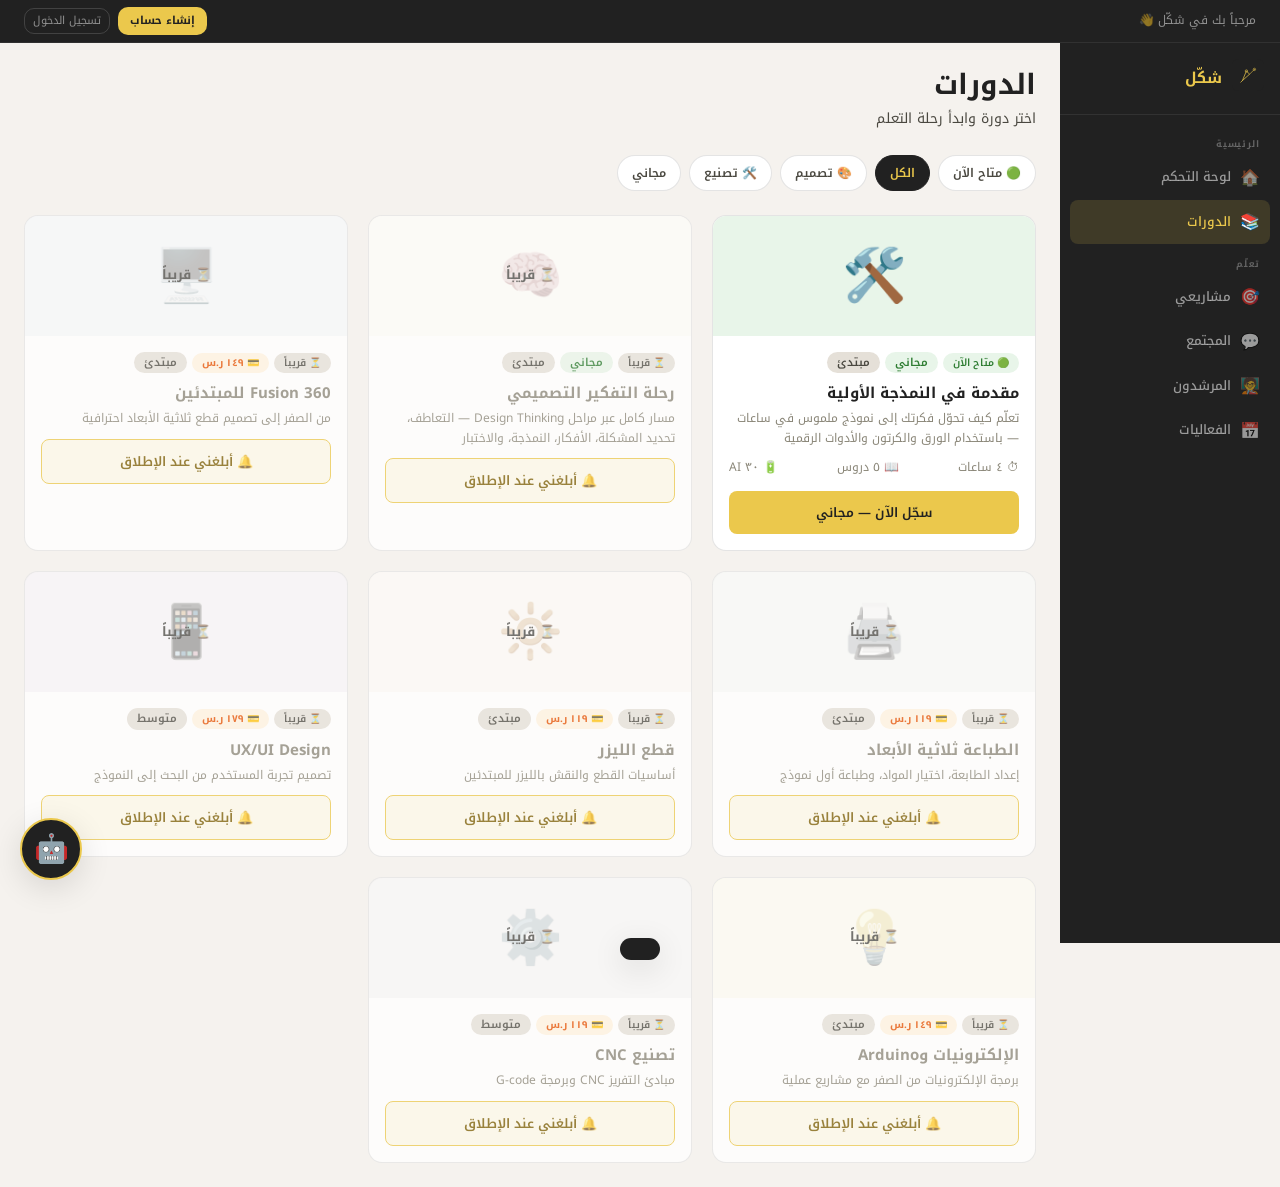
<file: courses.html>
<!DOCTYPE html>
<html lang="ar" dir="rtl">
<head>
<meta charset="UTF-8"><meta name="viewport" content="width=device-width, initial-scale=1.0">
<title>شكّل — الدورات</title>
<link rel="stylesheet" href="_shared.css">
<style>
.courses-grid{display:grid;grid-template-columns:repeat(3,1fr);gap:20px}
.course-card{background:var(--white);border:1px solid var(--border);border-radius:var(--r2);overflow:hidden;transition:all .2s;cursor:pointer;display:block;text-decoration:none;color:inherit}
.course-card:hover{box-shadow:var(--shadow2);transform:translateY(-2px)}
.course-thumb{height:120px;display:flex;align-items:center;justify-content:center;font-size:52px}
.course-body{padding:16px}
.filter-bar{display:flex;gap:8px;flex-wrap:wrap;margin-bottom:24px}
.filter-btn{padding:6px 14px;border-radius:20px;font-size:12px;font-weight:600;cursor:pointer;border:1.5px solid var(--border);background:var(--white);color:var(--text2);transition:all .15s;font-family:inherit}
.filter-btn.active{background:var(--ink);color:var(--gold);border-color:var(--ink)}
@media(max-width:900px){.courses-grid{grid-template-columns:repeat(2,1fr)}}
@media(max-width:600px){.courses-grid{grid-template-columns:1fr}}

.coming-soon-card{opacity:.75}
.coming-soon-card .course-thumb{filter:saturate(.4)}
.btn-notify{background:rgba(235,200,76,.12);color:#7a5c00;border:1.5px solid var(--gold);font-weight:600}
.btn-notify:hover{background:rgba(235,200,76,.25);border-color:#c9a93a}
</style>
</head>
<body>
<div id="greeting-bar" style="display:none"></div>
<div id="purchase-modal" class="modal-overlay"><div class="modal-box"><button class="modal-close" onclick="closeModal('purchase-modal')">✕</button><div id="purchase-modal-body"></div></div></div>
<div class="toast" id="toast"><span id="toast-msg"></span></div>
<div class="app-layout">
<aside class="sidebar">
  <div class="sidebar-logo"><a href="index.html" class="logo-mark"><span data-logo="32"></span><span class="logo-name light" style="font-size:15px">شكّل</span></a></div>
  <nav class="sidebar-nav">
    <div class="sidebar-section">الرئيسية</div>
    <a href="dashboard.html" class="nav-item"><span class="nav-icon">🏠</span> لوحة التحكم</a>
    <a href="courses.html" class="nav-item active"><span class="nav-icon">📚</span> الدورات</a>
    <div class="sidebar-section">تعلّم</div>
    <a href="portal.html" class="nav-item"><span class="nav-icon">🎯</span> مشاريعي</a>
    <a href="community.html" class="nav-item"><span class="nav-icon">💬</span> المجتمع</a>
    <a href="mentors.html" class="nav-item"><span class="nav-icon">🧑‍🏫</span> المرشدون</a>
    <a href="events.html" class="nav-item"><span class="nav-icon">📅</span> الفعاليات</a>
  </nav>
</aside>
<main class="main-content">
  <div style="margin-bottom:24px"><h2>الدورات</h2><p style="margin-top:4px">اختر دورة وابدأ رحلة التعلم</p></div>
  <div class="filter-bar">
    <button class="filter-btn active" onclick="filterCourses('')">الكل</button>
    <button class="filter-btn" onclick="filterCourses('design')">🎨 تصميم</button>
    <button class="filter-btn" onclick="filterCourses('fabrication')">🛠️ تصنيع</button>
    <button class="filter-btn" onclick="filterCourses('free')">مجاني</button>
  </div>
  <div class="courses-grid" id="courses-grid"></div>
</main>
</div>
<!-- NOTIFY MODAL -->
<div class="modal-overlay" id="notify-modal">
  <div class="modal-box" style="max-width:420px;text-align:center">
    <button class="modal-close" onclick="closeModal('notify-modal')">✕</button>
    <div style="font-size:48px;margin-bottom:12px">🔔</div>
    <h2 id="notify-modal-title" style="margin-bottom:6px"></h2>
    <p style="font-size:13px;color:var(--text2);margin-bottom:24px">سنرسل لك إشعاراً فور إطلاق هذه الدورة</p>
    <div class="form-group" style="margin-bottom:12px;text-align:right">
      <label class="form-label">الاسم</label>
      <input class="inp" id="notify-name" placeholder="اسمك">
    </div>
    <div class="form-group" style="margin-bottom:20px;text-align:right">
      <label class="form-label">البريد الإلكتروني *</label>
      <input class="inp" id="notify-email" type="email" placeholder="email@example.com" dir="ltr">
    </div>
    <button class="btn btn-primary btn-full btn-lg" onclick="submitNotify()">أبلغني عند الإطلاق 🔔</button>
  </div>
</div>

<!-- PAYMENT MODAL -->
<div class="modal-overlay" id="payment-modal">
  <div class="modal-box" style="max-width:480px;text-align:center">
    <button class="modal-close" onclick="closeModal('payment-modal')">✕</button>
    <div style="font-size:48px;margin-bottom:12px">💳</div>
    <h2 id="pm-title" style="margin-bottom:6px"></h2>
    <div id="pm-price-display" style="font-size:28px;font-weight:700;color:var(--gold-dark);margin-bottom:8px"></div>
    <p style="font-size:13px;color:var(--text2);margin-bottom:28px">اختر طريقة الدفع المناسبة لك</p>
    <div style="display:flex;flex-direction:column;gap:10px;margin-bottom:20px">
      <button onclick="processPayment('card')" class="btn btn-primary btn-lg btn-full" style="justify-content:center">
        💳 بطاقة ائتمان / مدى
      </button>
      <button onclick="processPayment('apple')" class="btn btn-outline btn-lg btn-full" style="justify-content:center;background:#000;color:#fff;border-color:#000">
        🍎 Apple Pay
      </button>
      <button onclick="processPayment('stc')" class="btn btn-outline btn-lg btn-full" style="justify-content:center">
        📱 STC Pay
      </button>
    </div>
    <p style="font-size:11px;color:var(--text3)">🔒 جميع المدفوعات مشفرة وآمنة</p>
  </div>
</div>

<script src="_shared.js"></script>
<script>
var BG_COLORS = {prototyping:'#E8F5E9',dt:'#FFF8E1',cad:'#E3F2FD','3dp':'#E8F5E9',laser:'#FFF3E0',ux:'#F3E5F5',elec:'#FFF9C4',cnc:'#EFEBE9'};
var activeFilter = ''; // '' = all, 'free', 'live', 'design', 'fabrication'

function filterCourses(cat) {
  activeFilter = cat || '';
  document.querySelectorAll('.filter-btn').forEach(function(b){ b.classList.remove('active'); });
  if (event && event.target) event.target.classList.add('active');
  renderCourses();
}

function renderCourses() {
  var grid = document.getElementById('courses-grid');
  var loggedIn = (typeof getUser === 'function') ? !!getUser() : false;

  // Build a fresh display list without mutating global COURSES
  var displayCourses = COURSES.map(function(c) {
    var storedStatus = localStorage.getItem('sh_course_status_' + c.id);
    if (storedStatus) {
      return Object.assign({}, c, {
        live:       storedStatus === 'active',
        comingSoon: storedStatus === 'coming_soon',
        inactive:   storedStatus === 'inactive'
      });
    }
    return c;
  });

  // Add admin-added modules
  try {
    var adminModules = JSON.parse(localStorage.getItem('sh_admin_modules') || '[]');
    adminModules.forEach(function(mod) {
      if (displayCourses.find(function(c){ return c.id === mod.id; })) return;
      var status = localStorage.getItem('sh_course_status_' + mod.id) || 'active';
      displayCourses.push({
        id: mod.id, title: mod.title, icon: mod.icon,
        price: mod.price || 0, free: (mod.price||0) === 0,
        credits: mod.credits || 25, category: mod.category || 'design',
        level: mod.level || 'مبتدئ', duration: mod.duration || '',
        lessons: (JSON.parse(localStorage.getItem('sh_admin_lessons_'+mod.id)||'[]')).length,
        desc: mod.desc || '', badge: mod.icon + ' ' + mod.title,
        live: status === 'active', comingSoon: status === 'coming_soon',
        inactive: status === 'inactive'
      });
    });
  } catch(e) {}
  // Only use enrollment from state if user is actually logged in
  var enrolled = loggedIn ? (getUserState().enrolledCourses || []) : [];
  var filtered = displayCourses.filter(function(c) {
    if (c.inactive) return false; // hidden by admin
    if (activeFilter === 'free') return c.free;
    if (activeFilter === 'live') return !c.comingSoon;
    if (activeFilter) return c.category === activeFilter;
    return true;
  });

  grid.innerHTML = '';
  filtered.forEach(function(c) {
    var isEnrolled = enrolled.includes(c.id);
    var isLive = !c.comingSoon;
    var thumbBg = BG_COLORS[c.id] || '#f5f5f0';
    // Apply admin price override FIRST so badges read correct values
    var storedPrice = localStorage.getItem('sh_course_price_' + c.id);
    if (storedPrice !== null) {
      c = Object.assign({}, c, {
        price: parseInt(storedPrice) || 0,
        free: parseInt(storedPrice) === 0
      });
    }
    // Also check Supabase-synced price (same key, already in localStorage after sync)

    var card = document.createElement('div');
    card.className = 'course-card' + (isLive ? '' : ' coming-soon-card');

    // Thumb
    var thumb = document.createElement('div');
    thumb.className = 'course-thumb';
    thumb.style.background = thumbBg;
    thumb.style.position = 'relative';
    thumb.innerHTML = '<span style="font-size:52px">' + c.icon + '</span>';
    if (!isLive) {
      var overlay = document.createElement('div');
      overlay.style.cssText = 'position:absolute;inset:0;background:rgba(255,255,255,.6);display:flex;align-items:center;justify-content:center;border-radius:var(--r2) var(--r2) 0 0';
      overlay.innerHTML = '<span style="font-size:13px;font-weight:700;color:var(--text2)">⏳ قريباً</span>';
      thumb.appendChild(overlay);
    }

    // Body
    var body = document.createElement('div');
    body.className = 'course-body';

    // Badges
    var badges = '';
    if (isLive) badges += '<span class="badge" style="background:#E8F5E9;color:#2E7D32;font-size:10px">🟢 متاح الآن</span>';
    else badges += '<span class="badge badge-gray" style="font-size:10px">⏳ قريباً</span>';
    if (c.free) {
      badges += '<span class="badge badge-free">مجاني</span>';
    } else {
      badges += '<span class="badge badge-paid" style="background:#FFF3E0;color:#E65100;font-size:10px;font-weight:700">💳 ' + toAr(c.price) + ' ر.س</span>';
    }
    badges += '<span class="badge badge-gray">' + c.level + '</span>';
    if (isEnrolled && isLive && loggedIn) badges += '<span class="badge badge-teal">مسجّل ✓</span>';

    body.innerHTML =
      '<div style="display:flex;align-items:center;gap:5px;flex-wrap:wrap;margin-bottom:8px">' + badges + '</div>' +
      '<div style="font-size:15px;font-weight:700;margin-bottom:4px;color:' + (isLive ? 'var(--text)' : 'var(--text3)') + '">' + c.title + '</div>' +
      '<div style="font-size:12px;color:var(--text3);margin-bottom:10px">' + c.desc + '</div>' +
      (isLive ? '<div style="display:flex;justify-content:space-between;font-size:12px;color:var(--text3);margin-bottom:14px"><span>⏱ ' + c.duration + '</span><span>📖 ' + toAr(c.lessons) + ' دروس</span><span>🔋 ' + toAr(c.credits) + ' AI</span></div>' : '');

    // Button
    var btn = document.createElement('button');
    btn.className = 'btn btn-full ' + (isLive ? (isEnrolled ? 'btn-teal' : 'btn-primary') : 'btn-notify');
    btn.style.fontSize = '13px';

    var btnLabel = '';
    if (!isLive) {
      btnLabel = isNotified(c.id) ? '✅ مسجّل للإشعار' : '🔔 أبلغني عند الإطلاق';
    } else if (isEnrolled && loggedIn) {
      btnLabel = '← متابعة الدورة';
    } else if (c.free) {
      btnLabel = 'سجّل الآن — مجاني';
    } else {
      btnLabel = 'اشتر الدورة — ' + toAr(c.price) + ' ر.س';
    }
    btn.textContent = btnLabel;
    if (!isLive) {
      // Coming soon — notify me button
      (function(cid, ctitle){ btn.onclick = function(){ openNotifyModal(cid, ctitle); }; })(c.id, c.title);
    }
    if (isLive) {
      (function(cid, isFree, coursePrice, alreadyEnrolled){
        btn.onclick = function(){
          if (alreadyEnrolled) {
            window.location.href = 'course-player.html?course=' + cid;
            return;
          }
          if (!loggedIn) {
            window.location.href = 'index.html?next=course-player&course=' + cid;
            return;
          }
          if (isFree) {
            enrollCourse(cid);
          } else {
            openPaymentModal(cid, coursePrice);
          }
        };
      })(c.id, c.free, c.price, isEnrolled);
    }

    body.appendChild(btn);
    card.appendChild(thumb);
    card.appendChild(body);
    grid.appendChild(card);
  });
}

// ── Notify me functions ──────────────────────────────────
var _notifyCourseId = null;

function openNotifyModal(cid, ctitle) {
  _notifyCourseId = cid;
  document.getElementById('notify-modal-title').textContent = ctitle;
  // Pre-fill if logged in
  var user = (typeof getUser === 'function') ? getUser() : null;
  if (user) {
    document.getElementById('notify-name').value  = user.name  || '';
    document.getElementById('notify-email').value = user.email || '';
  } else {
    document.getElementById('notify-name').value  = '';
    document.getElementById('notify-email').value = '';
  }
  openModal('notify-modal');
}

function submitNotify() {
  var name  = document.getElementById('notify-name').value.trim();
  var email = document.getElementById('notify-email').value.trim();
  if (!email || !email.includes('@')) {
    showToast('يرجى إدخال بريد إلكتروني صحيح'); return;
  }
  // Save locally
  var key = 'sh_notify_' + _notifyCourseId;
  var list = [];
  try { list = JSON.parse(localStorage.getItem(key) || '[]'); } catch(e) {}
  if (!list.find(function(r){ return r.email === email; })) {
    list.push({ name: name, email: email, date: Date.now() });
    localStorage.setItem(key, JSON.stringify(list));
  }
  // Save to Supabase if connected
  if (typeof sbFetch === 'function' && typeof _sb_ready !== 'undefined' && _sb_ready) {
    sbFetch('POST', 'shakkel_notify', {
      id: 'notify_' + _notifyCourseId + '_' + Date.now(),
      course_id: _notifyCourseId,
      name: name, email: email,
      created_at: new Date().toISOString()
    }).catch(function(){});
  }
  closeModal('notify-modal');
  showToast('✅ شكراً ' + (name||'') + '! سنخبرك فور إطلاق الدورة');
  // Update button text to show registered
  if (typeof renderCourses === 'function') renderCourses();
}

// Check if user already registered for notifications
function isNotified(cid) {
  var user = (typeof getUser === 'function') ? getUser() : null;
  var email = user ? user.email : null;
  if (!email) return false;
  try {
    var list = JSON.parse(localStorage.getItem('sh_notify_' + cid) || '[]');
    return list.some(function(r){ return r.email === email; });
  } catch(e) { return false; }
}

var _pendingPaymentCourse = null;

function openPaymentModal(cid, price) {
  _pendingPaymentCourse = cid;
  var course = COURSES.find(function(c){ return c.id === cid; });
  document.getElementById('pm-title').textContent = course ? course.title : 'الدورة';
  document.getElementById('pm-price-display').textContent = toAr(price) + ' ر.س';
  openModal('payment-modal');
}

function processPayment(method) {
  // Payment gateway integration point
  // Replace this with real Stripe/HyperPay/Moyasar integration
  var cid = _pendingPaymentCourse;
  if (!cid) return;
  closeModal('payment-modal');

  // Simulate payment processing
  showToast('⏳ جاري معالجة الدفع...');
  setTimeout(function() {
    // On success: enroll the user
    enrollCourse(cid);
    showToast('✅ تمت عملية الدفع بنجاح! تم تفعيل الدورة.');
    _pendingPaymentCourse = null;
  }, 1500);
}

function enrollCourse(cid) {
  var state = getUserState();
  if (!state.enrolledCourses) state.enrolledCourses = [];
  if (!state.enrolledCourses.includes(cid)) {
    var course = COURSES.find(function(c){ return c.id === cid; });
    state.enrolledCourses.push(cid);
    state.aiCredits = (state.aiCredits || 0) + (course ? course.credits : 30);
    state.maxCredits = (state.maxCredits || 0) + (course ? course.credits : 30);
    saveUserState(state);
    addXP(50);
    showToast('✅ تم التسجيل في الدورة!');
  }
  window.location.href = 'course-player.html?course=' + cid;
}

document.addEventListener('DOMContentLoaded', function() {
  // Always render immediately from localStorage
  renderCourses();
  // Then sync from Supabase in background
  if(typeof dbSyncAllContent==='function'){
    dbSyncAllContent(function(){
      if(typeof dbLoadCourseStatuses==='function') dbLoadCourseStatuses(function(){ renderCourses(); });
    });
  }
  // Add "live" filter button
  var filterBar = document.querySelector('.filter-bar');
  if (filterBar) {
    var liveBtn = document.createElement('button');
    liveBtn.className = 'filter-btn';
    liveBtn.textContent = '🟢 متاح الآن';
    liveBtn.onclick = function(){ filterCourses('live'); };
    filterBar.insertBefore(liveBtn, filterBar.firstChild.nextSibling);
  }
  renderCourses();
});
</script>
</body>
</html>
</file>
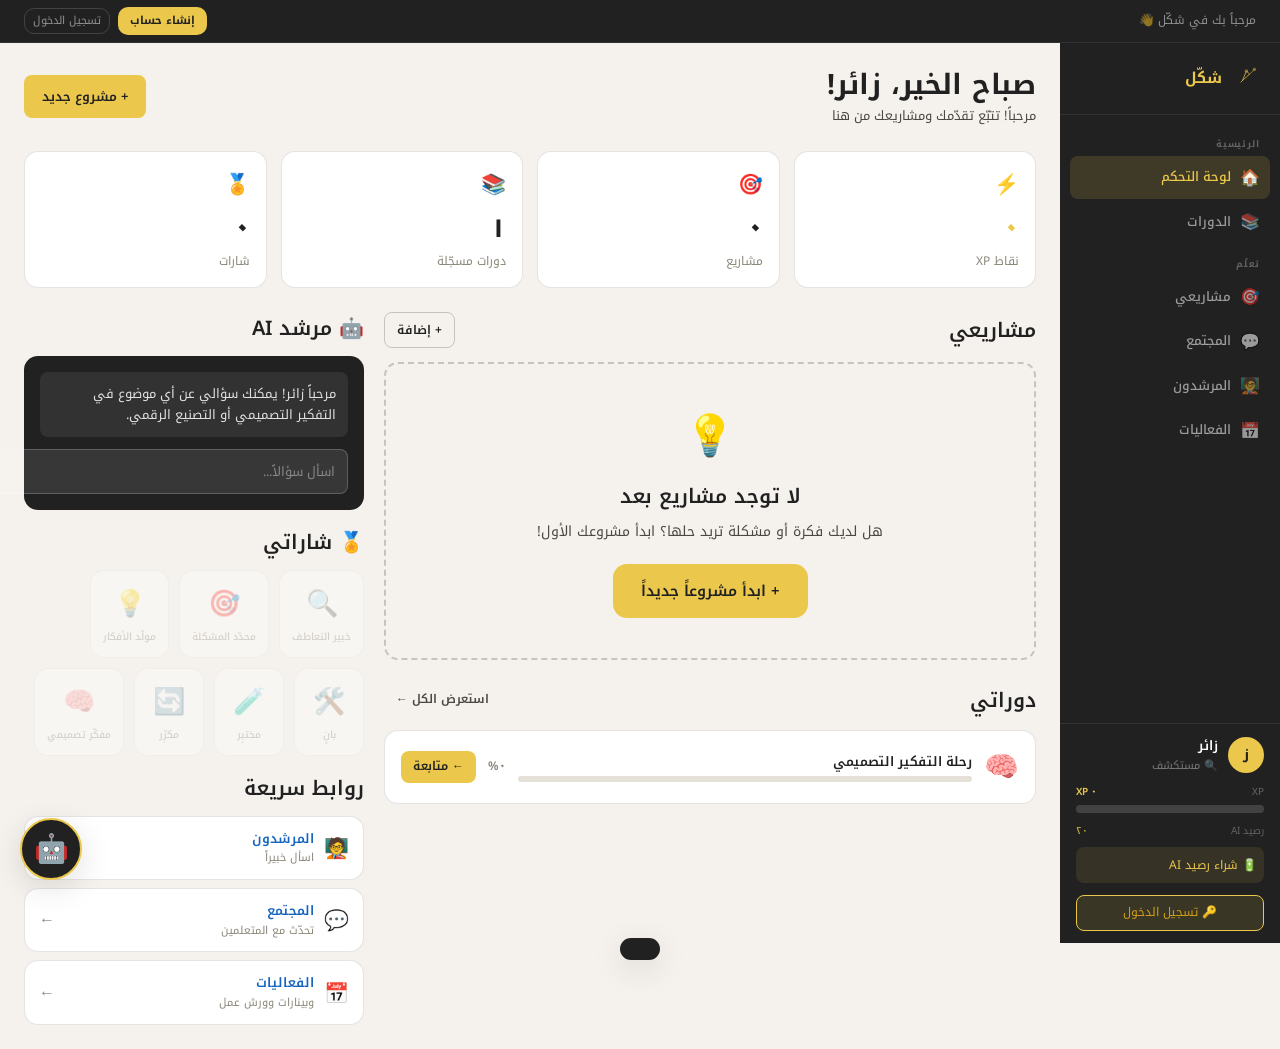
<file: dashboard.html>
<!DOCTYPE html>
<html lang="ar" dir="rtl">
<head>
<meta charset="UTF-8">
<meta name="viewport" content="width=device-width, initial-scale=1.0">
<title>شكّل — لوحة التحكم</title>
<link rel="stylesheet" href="_shared.css">
<style>
.stat-cards{display:grid;grid-template-columns:repeat(4,1fr);gap:14px;margin-bottom:24px}
.stat-card{background:var(--white);border-radius:var(--r2);border:1px solid var(--border);padding:16px}
.stat-val{font-size:26px;font-weight:700;margin-bottom:2px}
.stat-lbl{font-size:12px;color:var(--text3)}
.project-card{background:var(--white);border:1px solid var(--border);border-radius:var(--r2);padding:20px;margin-bottom:14px;transition:box-shadow .2s}
.project-card:hover{box-shadow:var(--shadow)}
.stage-dot{width:10px;height:10px;border-radius:50%;flex-shrink:0}
.stage-dot.done{background:var(--gold)}
.stage-dot.active{background:var(--ink)}
.stage-dot.locked{background:var(--warm2);border:1px solid var(--border2)}
.empty-projects{border:2px dashed var(--border2);border-radius:var(--r2);padding:40px;text-align:center;background:var(--warm3)}
.course-progress-card{background:var(--white);border:1px solid var(--border);border-radius:var(--r2);padding:14px 16px;display:flex;align-items:center;gap:12px}
.badge-shelf{display:flex;flex-wrap:wrap;gap:10px}
.badge-item{display:flex;flex-direction:column;align-items:center;gap:4px;padding:12px;background:var(--white);border:1px solid var(--border);border-radius:var(--r2);min-width:70px;text-align:center}
.badge-icon{font-size:26px}
.badge-name{font-size:10px;color:var(--text3);font-weight:500}
.ai-panel{background:var(--ink);border-radius:var(--r2);padding:16px}
.ai-msg{background:rgba(255,255,255,.08);border-radius:var(--r);padding:12px;font-size:13px;color:rgba(255,255,255,.85);margin-bottom:12px;line-height:1.6}
.ai-input-row{display:flex;gap:8px}
.ai-input{flex:1;padding:9px 12px;background:rgba(255,255,255,.1);border:1px solid rgba(255,255,255,.2);border-radius:var(--r);color:#fff;font-family:inherit;font-size:13px;outline:none}
.ai-input::placeholder{color:rgba(255,255,255,.4)}
@media(max-width:900px){.stat-cards{grid-template-columns:repeat(2,1fr)}}
</style>
</head>
<body>

<div id="greeting-bar" style="display:none"></div>
<div id="purchase-modal" class="modal-overlay"><div class="modal-box"><button class="modal-close" onclick="closeModal('purchase-modal')">✕</button><div id="purchase-modal-body"></div></div></div>
<div class="toast" id="toast"><span id="toast-msg"></span></div>

<!-- NEW PROJECT MODAL -->
<div class="modal-overlay" id="new-project-modal">
  <div class="modal-box">
    <button class="modal-close" onclick="closeModal('new-project-modal')">✕</button>
    <div style="font-size:32px;margin-bottom:12px">💡</div>
    <h3 style="margin-bottom:6px">مشروع جديد</h3>
    <p style="margin-bottom:20px;font-size:13px">أدخل فكرتك أو المشكلة التي تريد حلها</p>
    <div class="form-group" style="margin-bottom:12px">
      <label class="form-label">الفكرة أو المشكلة *</label>
      <textarea class="inp textarea" id="np-idea" placeholder="صف المشكلة أو الفكرة بالتفصيل..."></textarea>
    </div>
    <div class="form-group" style="margin-bottom:12px">
      <label class="form-label">من يتأثر؟</label>
      <input class="inp" id="np-who" type="text" placeholder="الفئة المستهدفة">
    </div>
    <div class="form-group" style="margin-bottom:20px">
      <label class="form-label">المجال</label>
      <select class="inp select" id="np-domain">
        <option value="education">التعليم</option><option value="health">الصحة</option>
        <option value="environment">البيئة</option><option value="community">المجتمع</option>
        <option value="business">الأعمال</option><option value="technology">التقنية</option>
        <option value="other">أخرى</option>
      </select>
    </div>
    <button class="btn btn-primary btn-full btn-lg" onclick="createProject()">ابدأ المشروع ←</button>
  </div>
</div>

<div class="app-layout">
<!-- SIDEBAR -->
<aside class="sidebar">
  <div class="sidebar-logo">
    <a href="index.html" class="logo-mark">
      <span data-logo="32"></span>
      <span class="logo-name light" style="font-size:15px">شكّل</span>
    </a>
  </div>
  <nav class="sidebar-nav">
    <div class="sidebar-section">الرئيسية</div>
    <a href="dashboard.html" class="nav-item active"><span class="nav-icon">🏠</span> لوحة التحكم</a>
    <a href="courses.html" class="nav-item"><span class="nav-icon">📚</span> الدورات</a>
    <div class="sidebar-section">تعلّم</div>
    <a href="portal.html" class="nav-item"><span class="nav-icon">🎯</span> مشاريعي</a>
    <a href="community.html" class="nav-item"><span class="nav-icon">💬</span> المجتمع</a>
    <a href="mentors.html" class="nav-item"><span class="nav-icon">🧑‍🏫</span> المرشدون</a>
    <a href="events.html" class="nav-item"><span class="nav-icon">📅</span> الفعاليات</a>
  </nav>
  <div class="sidebar-user">
    <div style="display:flex;align-items:center;gap:10px;margin-bottom:10px">
      <div id="user-avatar" style="width:36px;height:36px;border-radius:50%;background:var(--gold);display:flex;align-items:center;justify-content:center;font-size:14px;font-weight:700;color:var(--ink)">م</div>
      <div>
        <div id="user-name" style="color:#fff;font-size:13px;font-weight:600">متعلم</div>
        <div id="user-level" style="font-size:11px;color:rgba(255,255,255,.4)">🔍 مستكشف</div>
      </div>
    </div>
    <div style="font-size:10px;color:rgba(255,255,255,.3);margin-bottom:5px;display:flex;justify-content:space-between">
      <span>XP</span><span id="xp-label" style="color:var(--gold);font-weight:600">0</span>
    </div>
    <div class="xp-track"><div class="xp-fill" id="xp-fill" style="width:0%"></div></div>
    <div style="margin-top:10px;font-size:10px;color:rgba(255,255,255,.3);display:flex;justify-content:space-between">
      <span>رصيد AI</span><span id="credits-label" style="color:var(--gold)">50</span>
    </div>
    <button onclick="openPurchaseModal('credits')" style="margin-top:8px;width:100%;padding:7px;background:rgba(235,200,76,.1);border:none;border-radius:var(--r);color:var(--gold);font-family:inherit;font-size:12px;cursor:pointer;text-align:right">🔋 شراء رصيد AI</button>
    <div id="auth-sidebar-btn">
      <!-- Populated by JS below -->
    </div>
  </div>
</aside>

<!-- MAIN -->
<main class="main-content">
  <div style="display:flex;align-items:center;justify-content:space-between;margin-bottom:24px">
    <div>
      <h2 id="welcome-title">لوحة التحكم</h2>
      <p id="welcome-sub" style="font-size:13px;margin-top:2px">مرحباً! تتبّع تقدّمك ومشاريعك من هنا</p>
    </div>
    <button class="btn btn-primary" onclick="openModal('new-project-modal')">+ مشروع جديد</button>
  </div>

  <!-- STATS -->
  <div class="stat-cards">
    <div class="stat-card">
      <div style="font-size:20px;margin-bottom:8px">⚡</div>
      <div class="stat-val" id="stat-xp" style="color:var(--gold)">0</div>
      <div class="stat-lbl">نقاط XP</div>
    </div>
    <div class="stat-card">
      <div style="font-size:20px;margin-bottom:8px">🎯</div>
      <div class="stat-val" id="stat-projects">0</div>
      <div class="stat-lbl">مشاريع</div>
    </div>
    <div class="stat-card">
      <div style="font-size:20px;margin-bottom:8px">📚</div>
      <div class="stat-val" id="stat-courses">1</div>
      <div class="stat-lbl">دورات مسجّلة</div>
    </div>
    <div class="stat-card">
      <div style="font-size:20px;margin-bottom:8px">🏅</div>
      <div class="stat-val" id="stat-badges">0</div>
      <div class="stat-lbl">شارات</div>
    </div>
  </div>

  <div style="display:grid;grid-template-columns:1fr 340px;gap:20px">
    <div>
      <!-- PROJECTS -->
      <div style="display:flex;align-items:center;justify-content:space-between;margin-bottom:14px">
        <h3>مشاريعي</h3>
        <button class="btn btn-outline btn-sm" onclick="openModal('new-project-modal')">+ إضافة</button>
      </div>
      <div id="projects-container"></div>

      <!-- MY COURSES -->
      <div style="display:flex;align-items:center;justify-content:space-between;margin:24px 0 14px">
        <h3>دوراتي</h3>
        <a href="courses.html" class="btn btn-ghost btn-sm">استعرض الكل ←</a>
      </div>
      <div id="courses-container" style="display:flex;flex-direction:column;gap:10px"></div>
    </div>

    <div style="display:flex;flex-direction:column;gap:16px">
      <!-- AI MENTOR -->
      <div>
        <h3 style="margin-bottom:12px">🤖 مرشد AI</h3>
        <div class="ai-panel">
          <div class="ai-msg" id="ai-hint">مرحباً! أنا مرشدك الذكي. يمكنك سؤالي عن أي موضوع في التفكير التصميمي أو التصنيع الرقمي.</div>
          <div class="ai-input-row">
            <input class="ai-input" id="ai-q" type="text" placeholder="اسأل سؤالاً..." onkeydown="if(event.key==='Enter')askAI()">
            <button class="btn btn-primary btn-sm" onclick="askAI()">←</button>
          </div>
        </div>
      </div>

      <!-- BADGES -->
      <div>
        <h3 style="margin-bottom:12px">🏅 شاراتي</h3>
        <div class="badge-shelf" id="badges-shelf"></div>
      </div>

      <!-- QUICK LINKS -->
      <div>
        <h3 style="margin-bottom:12px">روابط سريعة</h3>
        <div style="display:flex;flex-direction:column;gap:8px">
          <a href="mentors.html" class="card" style="display:flex;align-items:center;gap:10px;text-decoration:none;padding:12px 14px">
            <span style="font-size:20px">🧑‍🏫</span>
            <div><div style="font-size:13px;font-weight:600">المرشدون</div><div style="font-size:11px;color:var(--text3)">اسأل خبيراً</div></div>
            <span style="margin-right:auto;color:var(--text3)">←</span>
          </a>
          <a href="community.html" class="card" style="display:flex;align-items:center;gap:10px;text-decoration:none;padding:12px 14px">
            <span style="font-size:20px">💬</span>
            <div><div style="font-size:13px;font-weight:600">المجتمع</div><div style="font-size:11px;color:var(--text3)">تحدّث مع المتعلمين</div></div>
            <span style="margin-right:auto;color:var(--text3)">←</span>
          </a>
          <a href="events.html" class="card" style="display:flex;align-items:center;gap:10px;text-decoration:none;padding:12px 14px">
            <span style="font-size:20px">📅</span>
            <div><div style="font-size:13px;font-weight:600">الفعاليات</div><div style="font-size:11px;color:var(--text3)">وبينارات وورش عمل</div></div>
            <span style="margin-right:auto;color:var(--text3)">←</span>
          </a>
        </div>
      </div>
    </div>
  </div>
</main>
</div>

<script src="_shared.js"></script>
<script>
function checkLaunchBanners() {
  try {
    var banners = JSON.parse(localStorage.getItem('sh_launch_banners') || '[]');
    if (!banners.length) return;
    var main = document.querySelector('.main-content');
    if (!main) return;
    var banner = document.createElement('div');
    banner.style.cssText = 'background:linear-gradient(135deg,var(--gold),#c9a93a);color:var(--ink);border-radius:var(--r2);padding:16px 20px;margin-bottom:20px;display:flex;align-items:center;gap:12px';
    var courses = banners.map(function(cid) {
      return (typeof COURSES !== 'undefined') ? COURSES.find(function(c){ return c.id===cid; }) : null;
    }).filter(Boolean);
    if (!courses.length) { localStorage.removeItem('sh_launch_banners'); return; }
    banner.innerHTML =
      '<span style="font-size:28px">🎉</span>' +
      '<div style="flex:1">' +
        '<div style="font-weight:700;font-size:14px;margin-bottom:2px">دورات جديدة أصبحت متاحة!</div>' +
        '<div style="font-size:12px;opacity:.8">' +
          courses.map(function(c){ return c.icon + ' ' + c.title; }).join(' · ') +
        '</div>' +
      '</div>' +
      '<a href="courses.html" style="background:var(--ink);color:var(--gold);padding:8px 16px;border-radius:var(--r);font-size:12px;font-weight:600;text-decoration:none;white-space:nowrap">سجّل الآن ←</a>' +
      '<button class="launch-close-btn" style="background:none;border:none;cursor:pointer;font-size:18px;opacity:.6;padding:0 4px">✕</button>';
    banner.querySelector('.launch-close-btn').onclick = function(){ this.parentNode.remove(); localStorage.removeItem('sh_launch_banners'); };
    main.insertBefore(banner, main.firstChild);
    localStorage.removeItem('sh_launch_banners');
  } catch(e) {}
}

document.addEventListener('DOMContentLoaded', function() {
  // Show logout if logged in, login if guest
  var authBtn = document.getElementById('auth-sidebar-btn');
  var user = (typeof getUser === 'function') ? getUser() : null;
  if (authBtn) {
    if (user) {
      authBtn.innerHTML = '<button onclick="doLogout()" style="margin-top:12px;width:100%;padding:7px;background:rgba(255,0,0,.08);border:none;border-radius:var(--r);color:rgba(255,100,100,.7);font-family:inherit;font-size:12px;cursor:pointer;text-align:right">🚪 خروج</button>';
    } else {
      authBtn.innerHTML = '<a href="index.html" style="display:block;margin-top:12px;width:100%;padding:7px;background:rgba(235,200,76,.12);border:1px solid var(--gold);border-radius:var(--r);color:var(--gold-dark);font-size:12px;cursor:pointer;text-align:center;text-decoration:none">🔑 تسجيل الدخول</a>';
    }
  }
  setTimeout(checkLaunchBanners, 500);
  var user = getUser();
  if (!user) {
    var guest = {name:'زائر',email:'guest@shakkel.com',id:'guest'};
    setUser(guest);
    user = guest;
  }
  renderDashboard();
});

function renderDashboard() {
  var user = getUser();
  var state = getUserState();
  var level = getLevelFromXP(state.xp);
  var xpData = getXPToNext(state.xp);

  // Update sidebar
  var initials = user.name ? user.name.charAt(0) : 'م';
  document.getElementById('user-avatar').textContent = initials;
  document.getElementById('user-name').textContent = user.name || 'متعلم';
  document.getElementById('user-level').textContent = level.icon + ' ' + level.label;
  document.getElementById('xp-label').textContent = toAr(state.xp) + ' XP';
  document.getElementById('xp-fill').style.width = xpData.pct + '%';
  document.getElementById('credits-label').textContent = toAr(state.aiCredits || 0);

  // Welcome
  var hour = new Date().getHours();
  var greet = hour < 12 ? 'صباح الخير' : hour < 17 ? 'مساء الخير' : 'مساء النور';
  document.getElementById('welcome-title').textContent = greet + '، ' + (user.name || 'متعلم') + '!';

  // Stats
  document.getElementById('stat-xp').textContent = toAr(state.xp);
  document.getElementById('stat-projects').textContent = toAr((state.projects||[]).length);
  document.getElementById('stat-courses').textContent = toAr((state.enrolledCourses||[]).length);
  document.getElementById('stat-badges').textContent = toAr((state.earnedBadges||[]).length);

  // Projects
  renderProjects(state);

  // Courses
  renderEnrolledCourses(state);

  // Badges
  renderBadges(state);

  // AI hint
  var hint = 'مرحباً ' + (user.name||'متعلم') + '! يمكنك سؤالي عن أي موضوع في التفكير التصميمي أو التصنيع الرقمي.';
  if ((state.projects||[]).length > 0) {
    var proj = state.projects[state.projects.length-1];
    var stage = DT_STAGES.find(function(s){return s.id===proj.currentStage;});
    if (stage) hint = 'لديك مشروع في مرحلة ' + stage.label + '. ' + (getStageHint(stage.id)||'استمر في العمل!');
  }
  document.getElementById('ai-hint').textContent = hint;
}

function renderProjects(state) {
  var container = document.getElementById('projects-container');
  container.innerHTML = '';
  var projects = state.projects || [];
  if (!projects.length) {
    container.innerHTML =
      '<div class="empty-projects">' +
        '<div style="font-size:40px;margin-bottom:12px">💡</div>' +
        '<h3 style="margin-bottom:8px">لا توجد مشاريع بعد</h3>' +
        '<p style="margin-bottom:20px">هل لديك فكرة أو مشكلة تريد حلها؟ ابدأ مشروعك الأول!</p>' +
        '<button class="btn btn-primary btn-lg" onclick="openModal(\'new-project-modal\')">+ ابدأ مشروعاً جديداً</button>' +
      '</div>';
    return;
  }
  projects.forEach(function(proj) {
    var curStageIdx = DT_STAGES.findIndex(function(s){return s.id===proj.currentStage;});
    var stageData = proj.stageData || {};
    var completedStages = DT_STAGES.filter(function(s){
      var sd = stageData[s.id]||{};
      return sd.contentViewed && sd.templatesDone && (sd.quizScore||0)>=90;
    }).length;
    var card = document.createElement('div');
    card.className = 'project-card';
    var dotsHTML = DT_STAGES.map(function(s,i) {
      var sd = stageData[s.id]||{};
      var done = sd.contentViewed && sd.templatesDone && (sd.quizScore||0)>=90;
      var active = s.id === proj.currentStage;
      var cls = done?'done':active?'active':'locked';
      return '<div title="'+s.label+'" class="stage-dot '+cls+'" style="margin-left:4px"></div>';
    }).join('');
    var curStage = DT_STAGES[curStageIdx] || DT_STAGES[0];
    card.innerHTML =
      '<div style="display:flex;align-items:flex-start;justify-content:space-between;margin-bottom:12px">' +
        '<div style="flex:1">' +
          '<div style="font-size:15px;font-weight:700;margin-bottom:4px">' + (proj.title||'مشروع بدون عنوان').substring(0,60) + (proj.title&&proj.title.length>60?'...':'') + '</div>' +
          '<div style="font-size:12px;color:var(--text3)">المرحلة الحالية: <strong style="color:var(--text)">' + curStage.icon + ' ' + curStage.label + '</strong></div>' +
        '</div>' +
        '<span class="badge badge-gold">' + toAr(completedStages) + '/٦ مراحل</span>' +
      '</div>' +
      '<div style="display:flex;align-items:center;gap:4px;margin-bottom:14px">' + dotsHTML + '</div>' +
      '<div class="progress-track" style="margin-bottom:14px"><div class="progress-fill" style="width:'+Math.round(completedStages/6*100)+'%"></div></div>' +
      '<div style="display:flex;gap:8px">' +
        '<a href="portal.html?project=' + proj.id + '" class="btn btn-primary btn-sm">متابعة المشروع ←</a>' +
        '<button class="btn btn-outline btn-sm" onclick="deleteProject(\''+proj.id+'\')">🗑️</button>' +
      '</div>';
    container.appendChild(card);
  });
}

function renderEnrolledCourses(state) {
  var container = document.getElementById('courses-container');
  container.innerHTML = '';
  var enrolled = (state.enrolledCourses || []).filter(function(cid){ return COURSES.find(function(c){return c.id===cid;}); });
  enrolled.forEach(function(cid) {
    var course = COURSES.find(function(c){return c.id===cid;});
    if (!course) return;
    var completedLessons = (state.completedLessons||[]).filter(function(l){return l.startsWith(cid+'_');}).length;
    var pct = Math.round(completedLessons/course.lessons*100);
    var card = document.createElement('div');
    card.className = 'course-progress-card';
    card.innerHTML =
      '<span style="font-size:28px">' + course.icon + '</span>' +
      '<div style="flex:1">' +
        '<div style="font-size:13px;font-weight:600;margin-bottom:4px">' + course.title + '</div>' +
        '<div class="progress-track"><div class="progress-fill teal" style="width:'+pct+'%"></div></div>' +
      '</div>' +
      '<span style="font-size:12px;color:var(--text3);font-weight:600">' + toAr(pct) + '%</span>' +
      '<a href="course-player.html?course=' + cid + '" class="btn btn-primary btn-sm">← متابعة</a>';
    container.appendChild(card);
  });
  if (!enrolled.length) {
    var user2 = (typeof getUser==='function') ? getUser() : null;
    if (!user2) {
      container.innerHTML =
        '<div style="text-align:center;padding:24px;color:var(--text3)">' +
          '<div style="font-size:36px;margin-bottom:8px">📚</div>' +
          '<p style="margin-bottom:12px;font-size:13px">لم تنضم إلى أي دورة بعد.<br>أنشئ حساباً للبدء.</p>' +
          '<a href="index.html" class="btn btn-primary">إنشاء حساب</a>' +
        '</div>';
    } else {
      container.innerHTML =
        '<div style="text-align:center;padding:24px;color:var(--text3)">' +
          '<div style="font-size:36px;margin-bottom:8px">📚</div>' +
          '<p style="margin-bottom:12px;font-size:13px">لم تسجّل في أي دورة بعد.</p>' +
          '<a href="courses.html" class="btn btn-primary">تصفّح الدورات</a>' +
        '</div>';
    }
  }
}

function renderBadges(state) {
  var shelf = document.getElementById('badges-shelf');
  shelf.innerHTML = '';
  var allBadges = [
    {id:'empathy_done', icon:'🔍', name:'خبير التعاطف'},
    {id:'define_done',  icon:'🎯', name:'محدّد المشكلة'},
    {id:'ideate_done',  icon:'💡', name:'مولّد الأفكار'},
    {id:'proto_done',   icon:'🛠️', name:'بانٍ'},
    {id:'test_done',    icon:'🧪', name:'مختبِر'},
    {id:'full_cycle',   icon:'🔄', name:'مكرِّر'},
    {id:'dt_course',    icon:'🧠', name:'مفكّر تصميمي'}
  ];
  var earned = state.earnedBadges || [];
  allBadges.forEach(function(b) {
    var have = earned.includes(b.id);
    var item = document.createElement('div');
    item.className = 'badge-item';
    item.style.opacity = have ? '1' : '0.3';
    item.title = have ? 'مكتسبة!' : 'غير مكتسبة بعد';
    item.innerHTML = '<div class="badge-icon">' + b.icon + '</div><div class="badge-name">' + b.name + '</div>';
    shelf.appendChild(item);
  });
}

function createProject() {
  var text = document.getElementById('np-idea').value.trim();
  if (!text || text.length < 10) { showToast('يرجى وصف فكرتك (١٠ أحرف على الأقل)'); return; }
  var project = {
    id: 'p_' + Date.now(),
    title: text.substring(0,80),
    problem: text,
    who: document.getElementById('np-who').value.trim(),
    domain: document.getElementById('np-domain').value,
    currentStage: 'empathy',
    stageData: {},
    createdAt: Date.now()
  };
  var state = getUserState();
  state.projects = state.projects || [];
  state.projects.push(project);
  saveUserState(state);
  closeModal('new-project-modal');
  document.getElementById('np-idea').value = '';
  addXP(50);
  showToast('✅ تم إنشاء المشروع!');
  setTimeout(function(){ window.location.href = 'portal.html?project=' + project.id; }, 800);
}

function deleteProject(id) {
  if (!confirm('حذف هذا المشروع نهائياً؟')) return;
  var state = getUserState();
  state.projects = (state.projects||[]).filter(function(p){return p.id!==id;});
  saveUserState(state);
  renderDashboard();
  showToast('تم الحذف');
}

function askAI() {
  var q = document.getElementById('ai-q').value.trim();
  if (!q) return;
  var local = getLocalAnswer(q);
  var hintEl = document.getElementById('ai-hint');
  if (local) {
    hintEl.textContent = local.a;
  } else {
    hintEl.textContent = 'سؤال جيد! هذا السؤال يحتاج رصيداً من AI. اضغط على "المساعد الذكي" في صفحة مشروعك للحصول على إجابة مفصّلة.';
  }
  document.getElementById('ai-q').value = '';
}

function doLogout() {
  localStorage.removeItem('sh_user');
  window.location.href = 'index.html';
}
</script>
</body>
</html>
</file>
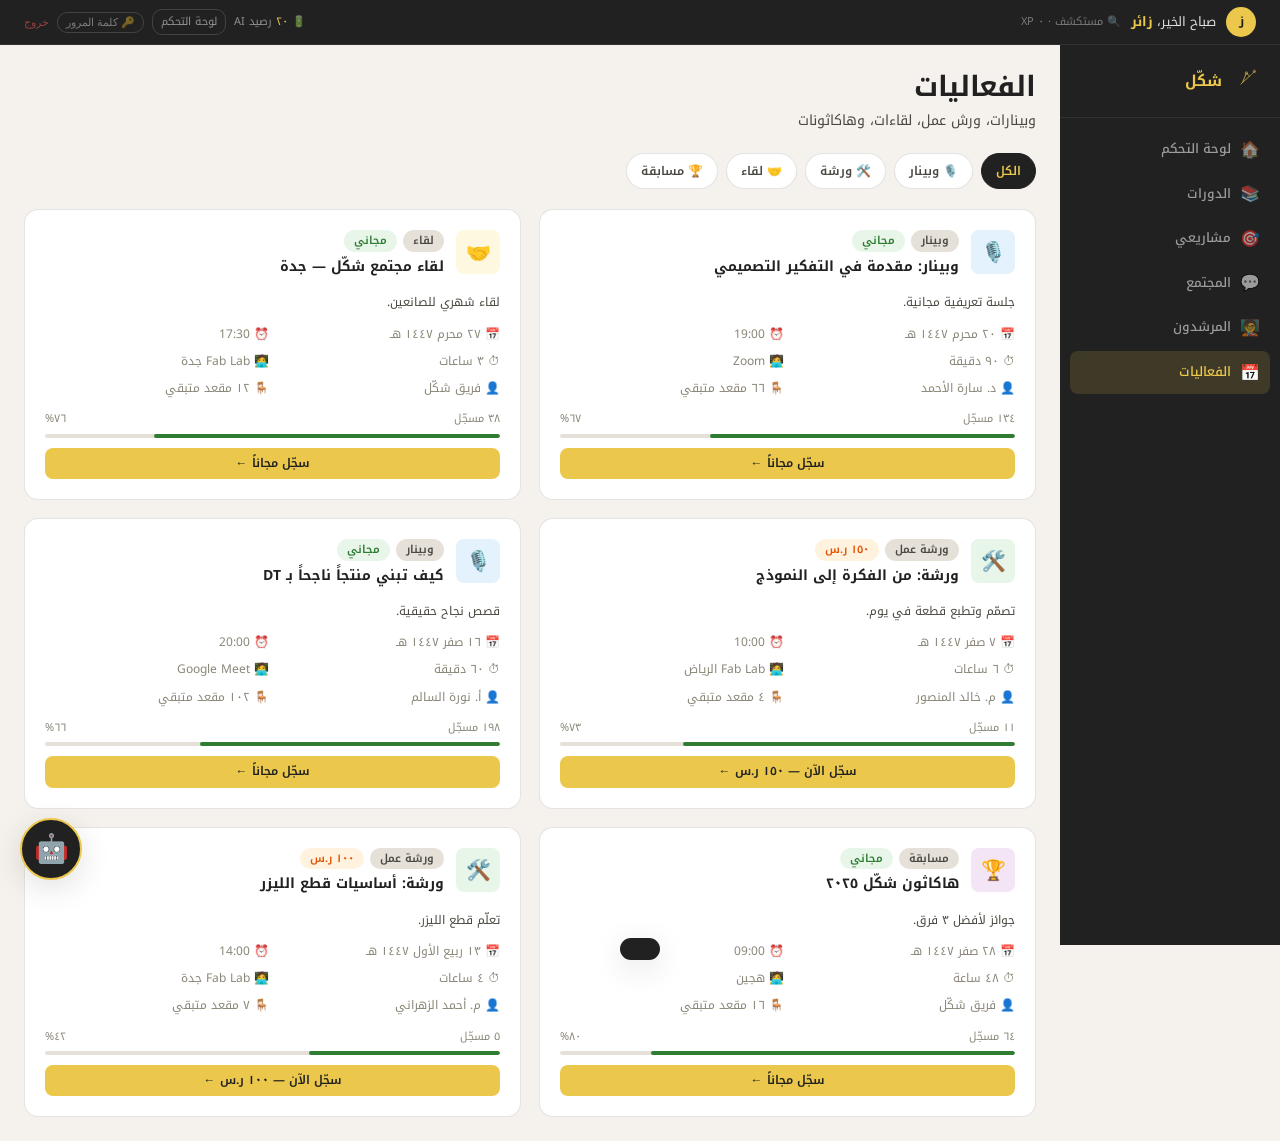
<file: events.html>
<!DOCTYPE html>
<html lang="ar" dir="rtl">
<head>
<meta charset="UTF-8"><meta name="viewport" content="width=device-width, initial-scale=1.0">
<title>شكّل — الفعاليات</title>
<link rel="stylesheet" href="_shared.css">
<style>
.events-grid{display:grid;grid-template-columns:repeat(2,1fr);gap:18px}
.event-card{background:var(--white);border:1px solid var(--border);border-radius:var(--r2);padding:20px;transition:box-shadow .2s}
.event-card:hover{box-shadow:var(--shadow)}
.event-type-icon{width:44px;height:44px;border-radius:var(--r);display:flex;align-items:center;justify-content:center;font-size:20px;flex-shrink:0}
.seats-bar{height:4px;background:var(--warm2);border-radius:2px;margin-top:6px;overflow:hidden}
.seats-fill{height:100%;border-radius:2px;background:var(--teal);transition:width .4s}
@media(max-width:700px){.events-grid{grid-template-columns:1fr}}
</style>
</head>
<body>
<div id="greeting-bar" style="display:none"></div>
<div id="purchase-modal" class="modal-overlay"><div class="modal-box"><button class="modal-close" onclick="closeModal('purchase-modal')">✕</button><div id="purchase-modal-body"></div></div></div>
<div class="toast" id="toast"><span id="toast-msg"></span></div>
<div class="app-layout">
<aside class="sidebar">
  <div class="sidebar-logo"><a href="index.html" class="logo-mark"><span data-logo="32"></span><span class="logo-name light" style="font-size:15px">شكّل</span></a></div>
  <nav class="sidebar-nav">
    <a href="dashboard.html" class="nav-item"><span class="nav-icon">🏠</span> لوحة التحكم</a>
    <a href="courses.html" class="nav-item"><span class="nav-icon">📚</span> الدورات</a>
    <a href="portal.html" class="nav-item"><span class="nav-icon">🎯</span> مشاريعي</a>
    <a href="community.html" class="nav-item"><span class="nav-icon">💬</span> المجتمع</a>
    <a href="mentors.html" class="nav-item"><span class="nav-icon">🧑‍🏫</span> المرشدون</a>
    <a href="events.html" class="nav-item active"><span class="nav-icon">📅</span> الفعاليات</a>
  </nav>
</aside>
<main class="main-content">
  <div style="display:flex;align-items:center;justify-content:space-between;margin-bottom:20px">
    <div><h2>الفعاليات</h2><p style="margin-top:4px">وبينارات، ورش عمل، لقاءات، وهاكاثونات</p></div>
  </div>
  <div style="display:flex;gap:8px;flex-wrap:wrap;margin-bottom:20px" id="type-filters">
    <button class="filter-btn active" onclick="filterEvents('')">الكل</button>
    <button class="filter-btn" onclick="filterEvents('webinar')">🎙️ وبينار</button>
    <button class="filter-btn" onclick="filterEvents('workshop')">🛠️ ورشة</button>
    <button class="filter-btn" onclick="filterEvents('meetup')">🤝 لقاء</button>
    <button class="filter-btn" onclick="filterEvents('competition')">🏆 مسابقة</button>
  </div>
  <div class="events-grid" id="events-list"></div>
</main>
</div>
<script src="_shared.js"></script>
<script>
var TYPE_ICONS={webinar:'🎙️',workshop:'🛠️',meetup:'🤝',competition:'🏆'};
var TYPE_BG={webinar:'#E3F2FD',workshop:'#E8F5E9',meetup:'#FFF8E1',competition:'#F3E5F5'};
var TYPE_LABELS={webinar:'وبينار',workshop:'ورشة عمل',meetup:'لقاء',competition:'مسابقة'};
var activeType='';
function filterEvents(t){
  activeType=t;
  document.querySelectorAll('#type-filters .filter-btn').forEach(function(b){b.classList.remove('active');});
  event.target.classList.add('active');
  renderEvents();
}
function renderEvents(){
  var list=document.getElementById('events-list');
  var filtered=activeType?EVENTS.filter(function(e){return e.type===activeType;}):EVENTS;
  list.innerHTML='';
  filtered.forEach(function(e){
    var pct=Math.round(e.reg/e.seats*100);
    var remaining=e.seats-e.reg;
    var card=document.createElement('div');
    card.className='event-card';
    card.innerHTML=
      '<div style="display:flex;gap:12px;margin-bottom:14px">'+
        '<div class="event-type-icon" style="background:'+( TYPE_BG[e.type]||'#f5f5f0')+'">'+TYPE_ICONS[e.type]+'</div>'+
        '<div style="flex:1">'+
          '<div style="display:flex;gap:6px;flex-wrap:wrap;margin-bottom:4px">'+
            '<span class="badge badge-gray">'+TYPE_LABELS[e.type]+'</span>'+
            '<span class="badge '+(e.free?'badge-free':'badge-paid')+'">'+(e.free?'مجاني':''+toAr(e.price)+' ر.س')+'</span>'+
          '</div>'+
          '<div style="font-size:14px;font-weight:700">'+e.title+'</div>'+
        '</div>'+
      '</div>'+
      '<p style="font-size:12px;color:var(--text2);margin-bottom:12px">'+e.desc+'</p>'+
      '<div style="display:grid;grid-template-columns:1fr 1fr;gap:8px;font-size:12px;color:var(--text3);margin-bottom:12px">'+
        '<div>📅 '+new Date(e.date).toLocaleDateString('ar-SA',{year:'numeric',month:'long',day:'numeric'})+'</div>'+
        '<div>⏰ '+e.time+'</div>'+
        '<div>⏱ '+e.dur+'</div>'+
        '<div>🧑‍💻 '+e.platform+'</div>'+
        '<div>👤 '+e.host+'</div>'+
        '<div>🪑 '+toAr(remaining)+' مقعد متبقي</div>'+
      '</div>'+
      '<div style="margin-bottom:10px">'+
        '<div style="display:flex;justify-content:space-between;font-size:11px;color:var(--text3);margin-bottom:4px">'+
          '<span>'+toAr(e.reg)+' مسجّل</span><span>'+toAr(pct)+'%</span>'+
        '</div>'+
        '<div class="seats-bar"><div class="seats-fill" style="width:'+pct+'%"></div></div>'+
      '</div>'+
      '<a href="'+e.link+'" target="_blank" class="btn btn-primary btn-full btn-sm">'+
        (e.free?'سجّل مجاناً ←':'سجّل الآن — '+toAr(e.price)+' ر.س ←')+
      '</a>';
    list.appendChild(card);
  });
  if(!filtered.length) list.innerHTML='<div style="text-align:center;padding:48px;color:var(--text3)">لا توجد فعاليات في هذا التصنيف</div>';
}
document.addEventListener('DOMContentLoaded',renderEvents);
</script>
</body>
</html>
</file>
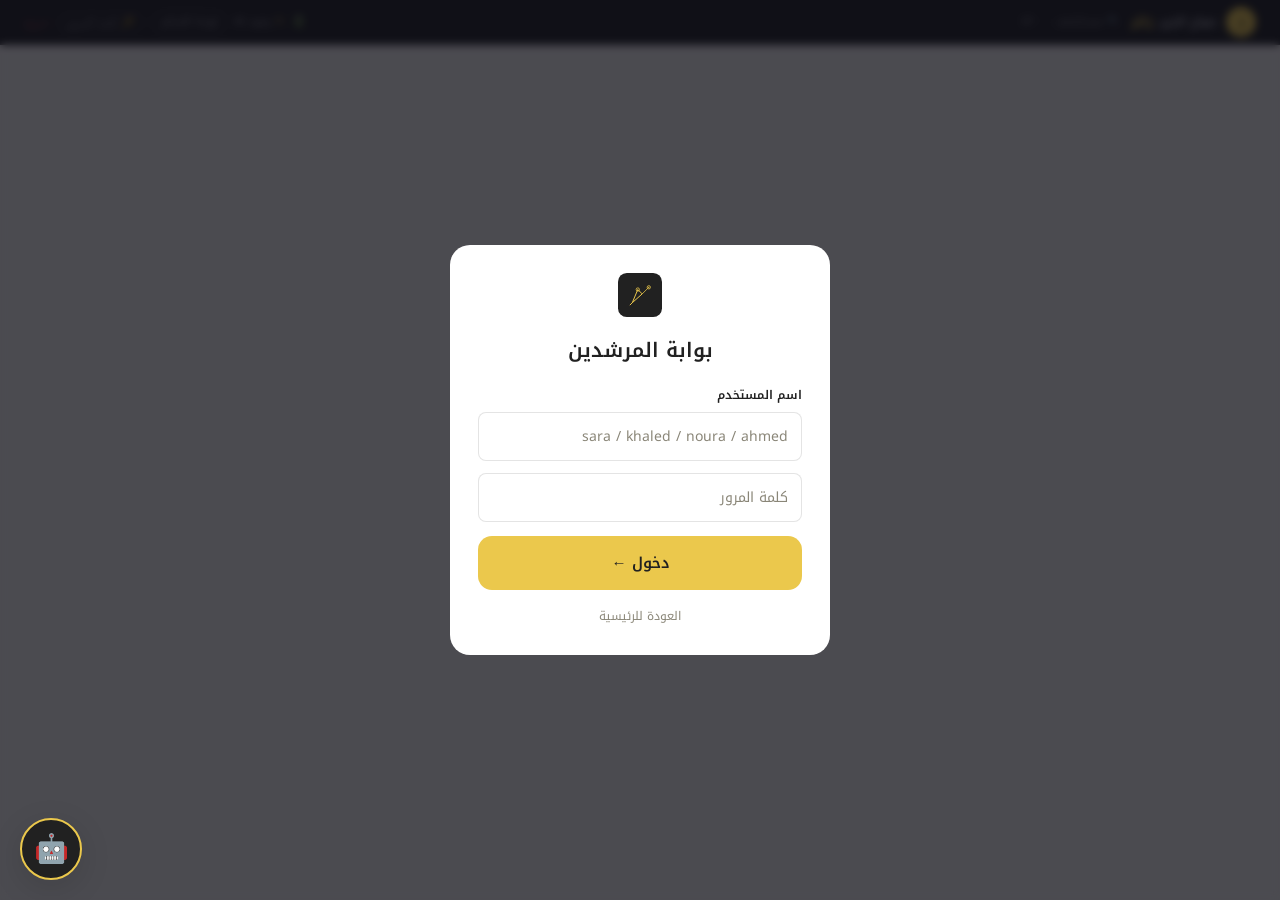
<file: mentor-portal.html>
<!DOCTYPE html>
<html lang="ar" dir="rtl">
<head>
<meta charset="UTF-8"><meta name="viewport" content="width=device-width, initial-scale=1.0">
<title>شكّل — بوابة المرشدين</title>
<link rel="stylesheet" href="_shared.css">
</head>
<body>
<div id="greeting-bar" style="display:none"></div>
<div class="toast" id="toast"><span id="toast-msg"></span></div>
<div class="modal-overlay open" id="login-modal">
  <div class="modal-box" style="max-width:380px">
    <div style="text-align:center;margin-bottom:20px"><div data-logo="44" style="display:inline-block"></div><h3 style="margin-top:10px">بوابة المرشدين</h3></div>
    <div id="login-err" style="display:none;background:var(--red-light);color:var(--red);padding:8px 12px;border-radius:var(--r);font-size:12px;margin-bottom:12px"></div>
    <div class="form-group" style="margin-bottom:12px">
      <label class="form-label">اسم المستخدم</label>
      <input class="inp" id="m-user" placeholder="sara / khaled / noura / ahmed">
    </div>
    <input class="inp" id="m-pass" type="password" placeholder="كلمة المرور" dir="ltr" style="margin-bottom:14px" onkeydown="if(event.key==='Enter')doLogin()">
    <button class="btn btn-primary btn-full btn-lg" onclick="doLogin()">دخول ←</button>
    <div style="text-align:center;margin-top:12px"><a href="index.html" style="font-size:12px;color:var(--text3)">العودة للرئيسية</a></div>
  </div>
</div>

<div class="app-layout" id="portal-app" style="display:none">
<aside class="sidebar">
  <div class="sidebar-logo"><a href="index.html" class="logo-mark"><span data-logo="32"></span><span class="logo-name light" style="font-size:15px">شكّل</span></a></div>
  <nav class="sidebar-nav">
    <button class="nav-item active" id="nav-overview" onclick="showSection('overview')"><span class="nav-icon">📊</span> نظرة عامة</button>
    <button class="nav-item" id="nav-questions" onclick="showSection('questions')"><span class="nav-icon">❓</span> الأسئلة <span class="nav-badge" id="q-badge">0</span></button>
    <button class="nav-item" id="nav-sessions" onclick="showSection('sessions')"><span class="nav-icon">📅</span> الجلسات <span class="nav-badge" id="s-badge">0</span></button>
    <button class="nav-item" id="nav-profile" onclick="showSection('profile')"><span class="nav-icon">👤</span> ملفي</button>
    <button class="nav-item" onclick="doLogout()"><span class="nav-icon">🚪</span> خروج</button>
  </nav>
</aside>

<main class="main-content">
  <div style="margin-bottom:24px"><h2 id="section-title">نظرة عامة</h2></div>

  <div id="sec-overview">
    <div style="display:grid;grid-template-columns:repeat(3,1fr);gap:14px;margin-bottom:20px">
      <div class="card"><div style="font-size:22px;margin-bottom:6px">❓</div><div style="font-size:24px;font-weight:700" id="ov-q">0</div><div style="font-size:12px;color:var(--text3)">أسئلة معلّقة</div></div>
      <div class="card"><div style="font-size:22px;margin-bottom:6px">📅</div><div style="font-size:24px;font-weight:700" id="ov-s">0</div><div style="font-size:12px;color:var(--text3)">طلبات جلسات</div></div>
      <div class="card"><div style="font-size:22px;margin-bottom:6px">⭐</div><div style="font-size:24px;font-weight:700" id="ov-r">—</div><div style="font-size:12px;color:var(--text3)">التقييم</div></div>
    </div>
    <div class="card"><div id="mentor-info"></div></div>
  </div>

  <div id="sec-questions" style="display:none">
    <div id="questions-list"></div>
  </div>

  <div id="sec-sessions" style="display:none">
    <div id="sessions-list"></div>
  </div>

  <div id="sec-profile" style="display:none">
    <div class="card">
      <h4 style="margin-bottom:16px">ملفي الشخصي</h4>
      <div id="profile-content"></div>
    </div>
  </div>
</main>
</div>

<script src="_shared.js"></script>
<script>
var MENTOR_ACCOUNTS={sara:'m1',khaled:'m2',noura:'m3',ahmed:'m4'};
var MENTOR_PASS='mentor2025';
var currentMentor=null;

function doLogin(){
  var user=document.getElementById('m-user').value.trim().toLowerCase();
  var pass=document.getElementById('m-pass').value;
  var err=document.getElementById('login-err');
  err.style.display='none';
  if(!MENTOR_ACCOUNTS[user]||pass!==MENTOR_PASS){
    err.textContent='بيانات خاطئة. جرّب: sara/khaled/noura/ahmed مع كلمة مرور mentor2025';
    err.style.display='block';return;
  }
  currentMentor=MENTORS.find(function(m){return m.id===MENTOR_ACCOUNTS[user];});
  localStorage.setItem('sh_mentor_session',JSON.stringify({id:currentMentor.id,user}));
  document.getElementById('login-modal').classList.remove('open');
  document.getElementById('portal-app').style.display='flex';
  renderAll();
}

function doLogout(){localStorage.removeItem('sh_mentor_session');window.location.reload();}

document.addEventListener('DOMContentLoaded',function(){
  var sess=JSON.parse(localStorage.getItem('sh_mentor_session')||'null');
  if(sess){
    currentMentor=MENTORS.find(function(m){return m.id===sess.id;});
    if(currentMentor){
      // Load any saved profile edits
      var customProfiles=JSON.parse(localStorage.getItem('sh_mentor_profiles')||'{}');
      if(customProfiles[currentMentor.id]) Object.assign(currentMentor, customProfiles[currentMentor.id]);
      document.getElementById('login-modal').classList.remove('open');
      document.getElementById('portal-app').style.display='flex';
      renderAll();
    }
  }
});

function showSection(sec){
  ['overview','questions','sessions','profile'].forEach(function(s){
    document.getElementById('sec-'+s).style.display=s===sec?'':'none';
    document.getElementById('nav-'+s).classList.toggle('active',s===sec);
  });
  var titles={overview:'نظرة عامة',questions:'الأسئلة',sessions:'الجلسات',profile:'ملفي الشخصي'};
  document.getElementById('section-title').textContent=titles[sec];
}

function renderAll(){
  if(!currentMentor)return;
  if(typeof dbLoadMentorRequests==='function'){
    dbLoadMentorRequests(currentMentor.id, function(allReqs){
      _renderWithReqs(allReqs);
    });
  } else {
    var allReqs=JSON.parse(localStorage.getItem('sh_mentor_reqs')||'[]').filter(function(r){return r.mentorId===currentMentor.id;});
    _renderWithReqs(allReqs);
  }
}
function _renderWithReqs(reqs){
  var questions=reqs.filter(function(r){return r.type==='question';});
  var sessions=reqs.filter(function(r){return r.type==='session';});
  var pending_q=questions.filter(function(r){return r.status==='pending';}).length;
  var pending_s=sessions.filter(function(r){return r.status==='pending';}).length;

  document.getElementById('ov-q').textContent=toAr(pending_q);
  document.getElementById('ov-s').textContent=toAr(pending_s);
  document.getElementById('ov-r').textContent=currentMentor.rating;
  document.getElementById('q-badge').textContent=toAr(pending_q);
  document.getElementById('s-badge').textContent=toAr(pending_s);

  document.getElementById('mentor-info').innerHTML=
    '<div style="display:flex;gap:14px;align-items:center">'+
      '<div style="width:56px;height:56px;border-radius:50%;background:'+currentMentor.color+';display:flex;align-items:center;justify-content:center;font-size:20px;font-weight:700;color:#fff">'+currentMentor.av+'</div>'+
      '<div><div style="font-size:17px;font-weight:700">'+currentMentor.name+'</div><div style="font-size:13px;color:var(--text2)">'+currentMentor.title+'</div>'+
      '<div style="font-size:12px;color:var(--text3);margin-top:4px">'+toAr(currentMentor.sessions)+' جلسة · ⭐ '+currentMentor.rating+'</div></div>'+
    '</div>';

  // Questions
  var qlist=document.getElementById('questions-list');
  qlist.innerHTML='';
  if(!questions.length){qlist.innerHTML='<div class="card" style="text-align:center;padding:32px;color:var(--text3)">لا توجد أسئلة بعد</div>';return;}
  questions.forEach(function(r){
    var card=document.createElement('div');
    card.className='card';
    card.style.marginBottom='12px';
    card.innerHTML=
      '<div style="display:flex;justify-content:space-between;align-items:start;margin-bottom:10px">'+
        '<div><div style="font-size:13px;font-weight:600">'+r.student+'</div><div style="font-size:11px;color:var(--text3)">'+new Date(r.date).toLocaleDateString('ar')+'</div></div>'+
        '<span class="badge '+(r.status==='answered'?'badge-teal':'badge-gold')+'">'+( r.status==='answered'?'تم الرد':'معلّق')+'</span>'+
      '</div>'+
      '<div style="font-size:13px;color:var(--text2);margin-bottom:12px;padding:10px;background:var(--warm3);border-radius:var(--r)">'+r.question+'</div>'+
      (r.reply?'<div style="font-size:12px;padding:8px;background:var(--teal-light);border-radius:var(--r);color:var(--teal)"><strong>ردك:</strong> '+r.reply+'</div>':
        '<div style="display:flex;gap:8px">'+
          '<input type="text" class="inp" id="rep-'+r.id+'" placeholder="اكتب ردك..." style="flex:1">'+
          '<button class="btn btn-teal btn-sm" onclick="answerQuestion(\''+r.id+'\')">إرسال</button>'+
        '</div>'
      );
    qlist.appendChild(card);
  });

  // Sessions
  var slist=document.getElementById('sessions-list');
  slist.innerHTML='';
  if(!sessions.length){slist.innerHTML='<div class="card" style="text-align:center;padding:32px;color:var(--text3)">لا توجد طلبات جلسات بعد</div>';return;}
  sessions.forEach(function(r){
    var card=document.createElement('div');
    card.className='card';
    card.style.marginBottom='12px';
    card.innerHTML=
      '<div style="display:flex;justify-content:space-between;align-items:start;margin-bottom:10px">'+
        '<div><div style="font-size:13px;font-weight:600">'+r.student+'</div><div style="font-size:11px;color:var(--text3)">'+new Date(r.date).toLocaleDateString('ar')+'</div></div>'+
        '<span class="badge '+(r.status==='accepted'?'badge-teal':r.status==='declined'?'badge-red':'badge-gold')+'">'+( r.status==='accepted'?'مقبول':r.status==='declined'?'مرفوض':'معلّق')+'</span>'+
      '</div>'+
      '<div style="font-size:13px;margin-bottom:6px"><strong>الموضوع:</strong> '+(r.topic||'—')+'</div>'+
      '<div style="font-size:12px;color:var(--text3);margin-bottom:10px"><strong>الوقت:</strong> '+(r.time||'—')+'</div>'+
      (r.notes?'<div style="font-size:12px;color:var(--text2);margin-bottom:10px">'+r.notes+'</div>':'')+
      (r.status==='pending'?
        '<div style="display:flex;gap:8px">'+
          '<button class="btn btn-teal btn-sm" onclick="updateSession(\''+r.id+'\',\'accepted\')">✓ قبول</button>'+
          '<button class="btn btn-outline btn-sm" style="color:var(--red);border-color:var(--red)" onclick="updateSession(\''+r.id+'\',\'declined\')">✗ رفض</button>'+
        '</div>':''
      );
    slist.appendChild(card);
  });

  // Profile
  document.getElementById('profile-content').innerHTML=
'<div style="display:flex;flex-direction:column;gap:12px">'+
      '<div class="form-group"><label class="form-label">الاسم</label><input class="inp" id="pf-name" value="'+currentMentor.name+'"></div>'+
      '<div class="form-group"><label class="form-label">اللقب</label><input class="inp" id="pf-title" value="'+currentMentor.title+'"></div>'+
      '<div class="form-group"><label class="form-label">نبذة</label><textarea class="inp textarea" id="pf-bio">'+currentMentor.bio+'</textarea></div>'+
      '<div class="form-group"><label class="form-label">التخصصات (مفصولة بفاصلة)</label><input class="inp" id="pf-specs" value="'+currentMentor.specs.join(', ')+'"></div>'+
      '<div class="form-group"><label class="form-label">وقت الرد</label><input class="inp" id="pf-response" value="'+currentMentor.responseTime+'"></div>'+
      '<div style="display:flex;gap:10px;margin-top:4px">'+
        '<button onclick="saveProfile()" class="btn btn-primary btn-full">حفظ الملف الشخصي ✓</button>'+
        '<button onclick="toggleAvailability()" class="btn '+(currentMentor.available?'btn-teal':'btn-outline')+' btn-sm">'+( currentMentor.available?'✅ متاح':'⛔ غير متاح')+'</button>'+
      '</div>'+
    '</div>';
}

function answerQuestion(id){
  var inp=document.getElementById('rep-'+id);
  if(!inp||!inp.value.trim()){showToast('يرجى كتابة الرد');return;}
  if(typeof dbUpdateMentorRequest==='function'){
    dbUpdateMentorRequest(id,{reply:inp.value.trim(),status:'answered'});
  } else {
    var reqs=JSON.parse(localStorage.getItem('sh_mentor_reqs')||'[]');
    var req=reqs.find(function(r){return r.id===id;});
    if(req){req.reply=inp.value.trim();req.status='answered';}
    localStorage.setItem('sh_mentor_reqs',JSON.stringify(reqs));
  }
  showToast('✅ تم إرسال الرد');renderAll();
}
function updateSession(id,status){
  if(typeof dbUpdateMentorRequest==='function'){
    dbUpdateMentorRequest(id,{status:status});
  } else {
    var reqs=JSON.parse(localStorage.getItem('sh_mentor_reqs')||'[]');
    var req=reqs.find(function(r){return r.id===id;});
    if(req)req.status=status;
    localStorage.setItem('sh_mentor_reqs',JSON.stringify(reqs));
  }
  showToast(status==='accepted'?'✅ تم قبول الجلسة':'تم رفض الطلب');renderAll();
}
function saveProfile(){
  var name = document.getElementById('pf-name').value.trim();
  var title = document.getElementById('pf-title').value.trim();
  var bio = document.getElementById('pf-bio').value.trim();
  var specs = document.getElementById('pf-specs').value.split(',').map(function(s){return s.trim();}).filter(Boolean);
  var responseTime = document.getElementById('pf-response').value.trim();
  if (!name) { showToast('يرجى إدخال الاسم'); return; }
  currentMentor.name = name;
  currentMentor.title = title;
  currentMentor.bio = bio;
  currentMentor.specs = specs;
  currentMentor.responseTime = responseTime;
  // Save custom mentor data
  var customMentors = JSON.parse(localStorage.getItem('sh_mentor_profiles') || '{}');
  customMentors[currentMentor.id] = { name, title, bio, specs, responseTime };
  localStorage.setItem('sh_mentor_profiles', JSON.stringify(customMentors));
  showToast('✅ تم حفظ الملف الشخصي');
  renderAll();
}

function toggleAvailability(){
  currentMentor.available=!currentMentor.available;
  showToast(currentMentor.available?'✅ أنت الآن متاح للطلاب':'⛔ تم إيقاف الاستقبال');
  renderAll();
}
</script>
</body>
</html>
</file>
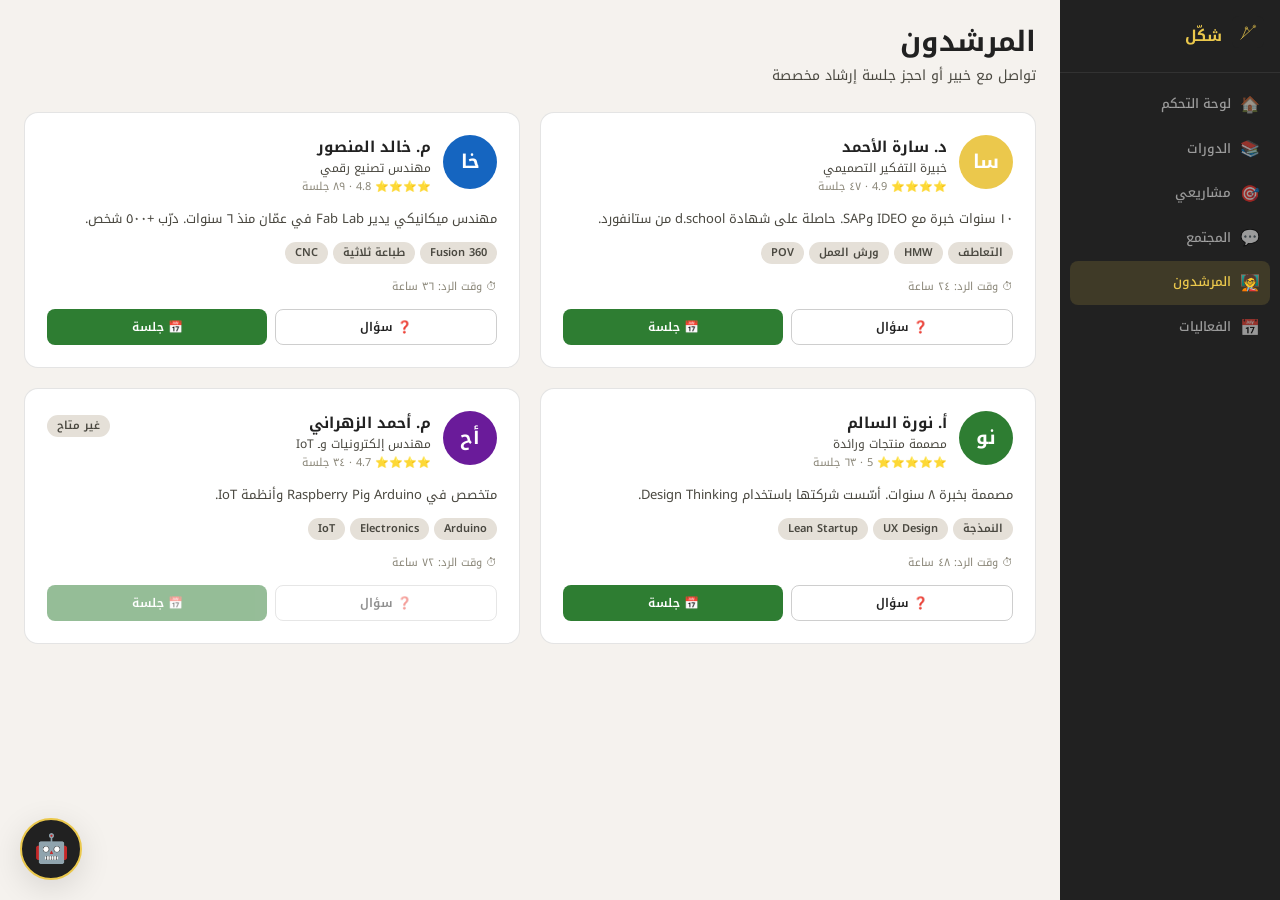
<file: mentor.html>
<!DOCTYPE html>
<html lang="ar" dir="rtl">
<head>
<meta charset="UTF-8"><meta name="viewport" content="width=device-width, initial-scale=1.0">
<title>شكّل — المرشدون</title>
<link rel="stylesheet" href="_shared.css">
<style>
.mentors-grid{display:grid;grid-template-columns:repeat(2,1fr);gap:20px}
.mentor-card{background:var(--white);border:1px solid var(--border);border-radius:var(--r2);padding:22px;transition:box-shadow .2s}
.mentor-card:hover{box-shadow:var(--shadow)}
.mentor-avatar{width:54px;height:54px;border-radius:50%;display:flex;align-items:center;justify-content:center;font-size:19px;font-weight:700;color:#fff;flex-shrink:0}
@media(max-width:700px){.mentors-grid{grid-template-columns:1fr}}
</style>
</head>
<body>
<div class="toast" id="toast"><span id="toast-msg"></span></div>
<div class="modal-overlay" id="mentor-modal">
  <div class="modal-box">
    <button class="modal-close" onclick="closeModal('mentor-modal')">✕</button>
    <div id="mentor-modal-name" style="font-size:16px;font-weight:700;margin-bottom:4px"></div>
    <div id="mentor-modal-title" style="font-size:13px;color:var(--text2);margin-bottom:20px"></div>
    <div class="tab-nav">
      <button class="tab-btn active" id="mt-q" onclick="switchTab('mt-q','mp-q','tab-btn')">❓ سؤال</button>
      <button class="tab-btn" id="mt-s" onclick="switchTab('mt-s','mp-s','tab-btn')">📅 جلسة</button>
    </div>
    <div class="tab-panel active" id="mp-q">
      <textarea class="inp textarea" id="m-question" placeholder="اكتب سؤالك..."></textarea>
      <button class="btn btn-primary btn-full" style="margin-top:12px" onclick="sendMentorMsg('question')">إرسال السؤال ←</button>
    </div>
    <div class="tab-panel" id="mp-s">
      <div class="form-group" style="margin-bottom:12px"><label class="form-label">الموضوع</label><input class="inp" id="m-topic" placeholder="موضوع الجلسة..."></div>
      <div class="form-group" style="margin-bottom:12px"><label class="form-label">الوقت المفضل</label><input class="inp" id="m-time" placeholder="الخميس مساءً مثلاً..."></div>
      <div class="form-group" style="margin-bottom:20px"><label class="form-label">ملاحظات</label><textarea class="inp" id="m-notes" placeholder="أي تفاصيل إضافية..."></textarea></div>
      <button class="btn btn-teal btn-full" onclick="sendMentorMsg('session')">إرسال الطلب ←</button>
    </div>
  </div>
</div>
<div class="app-layout">
<aside class="sidebar">
  <div class="sidebar-logo"><a href="index.html" class="logo-mark"><span data-logo="32"></span><span class="logo-name light" style="font-size:15px">شكّل</span></a></div>
  <nav class="sidebar-nav">
    <a href="dashboard.html" class="nav-item"><span class="nav-icon">🏠</span> لوحة التحكم</a>
    <a href="courses.html" class="nav-item"><span class="nav-icon">📚</span> الدورات</a>
    <a href="portal.html" class="nav-item"><span class="nav-icon">🎯</span> مشاريعي</a>
    <a href="community.html" class="nav-item"><span class="nav-icon">💬</span> المجتمع</a>
    <a href="mentors.html" class="nav-item active"><span class="nav-icon">🧑‍🏫</span> المرشدون</a>
    <a href="events.html" class="nav-item"><span class="nav-icon">📅</span> الفعاليات</a>
  </nav>
</aside>
<main class="main-content">
  <div style="margin-bottom:24px"><h2>المرشدون</h2><p style="margin-top:4px">تواصل مع خبير أو احجز جلسة إرشاد مخصصة</p></div>
  <div class="mentors-grid" id="mentors-grid"></div>
</main>
</div>
<script src="_shared.js"></script>
<script>
var _currentMentor=null;
function renderMentors(){
  var grid=document.getElementById('mentors-grid');
  grid.innerHTML='';
  MENTORS.forEach(function(m){
    var card=document.createElement('div');
    card.className='mentor-card';
    var stars='⭐'.repeat(Math.floor(m.rating));
    card.innerHTML=
      (!m.available?'<div style="float:left"><span class="badge badge-gray">غير متاح</span></div>':'')+
      '<div style="display:flex;gap:12px;margin-bottom:12px">'+
        '<div class="mentor-avatar" style="background:'+m.color+'">'+m.av+'</div>'+
        '<div><div style="font-size:15px;font-weight:700">'+m.name+'</div><div style="font-size:12px;color:var(--text2)">'+m.title+'</div><div style="font-size:11px;color:var(--text3)">'+stars+' '+m.rating+' · '+toAr(m.sessions)+' جلسة</div></div>'+
      '</div>'+
      '<p style="font-size:13px;margin-bottom:12px">'+m.bio+'</p>'+
      '<div style="display:flex;flex-wrap:wrap;gap:5px;margin-bottom:14px">'+
        m.specs.map(function(s){return '<span class="badge badge-gray">'+s+'</span>';}).join('')+
      '</div>'+
      '<div style="font-size:11px;color:var(--text3);margin-bottom:14px">⏱ وقت الرد: '+m.responseTime+'</div>'+
      '<div style="display:flex;gap:8px">'+
        '<button onclick="openMentorModal(\''+m.id+'\',\'question\')" '+(m.available?'':'disabled')+' class="btn btn-outline btn-sm" style="flex:1">❓ سؤال</button>'+
        '<button onclick="openMentorModal(\''+m.id+'\',\'session\')" '+(m.available?'':'disabled')+' class="btn btn-teal btn-sm" style="flex:1">📅 جلسة</button>'+
      '</div>';
    grid.appendChild(card);
  });
}
function openMentorModal(id,tab){
  _currentMentor=id;
  var m=MENTORS.find(function(x){return x.id===id;});
  if(!m)return;
  document.getElementById('mentor-modal-name').textContent=m.name;
  document.getElementById('mentor-modal-title').textContent=m.title;
  switchTab('mt-'+tab.charAt(0),'mp-'+tab.charAt(0),'tab-btn');
  openModal('mentor-modal');
}
function sendMentorMsg(type){
  var u=getUser();
  var req={id:'r_'+Date.now(),mentorId:_currentMentor,type,student:u?u.name:'متعلم',date:Date.now(),status:'pending'};
  if(type==='question') req.question=document.getElementById('m-question').value.trim();
  else { req.topic=document.getElementById('m-topic').value.trim(); req.time=document.getElementById('m-time').value; req.notes=document.getElementById('m-notes').value; }
  if(type==='question'&&!req.question){showToast('يرجى كتابة السؤال');return;}
  if(type==='session'&&!req.topic){showToast('يرجى كتابة موضوع الجلسة');return;}
  var reqs=JSON.parse(localStorage.getItem('sh_mentor_reqs')||'[]');
  reqs.push(req);
  localStorage.setItem('sh_mentor_reqs',JSON.stringify(reqs));
  closeModal('mentor-modal');
  document.getElementById('m-question').value='';document.getElementById('m-topic').value='';
  showToast('✅ تم الإرسال — سيرد المرشد خلال '+MENTORS.find(function(m){return m.id===_currentMentor;}).responseTime);
}
document.addEventListener('DOMContentLoaded',renderMentors);
</script>
</body>
</html>
</file>
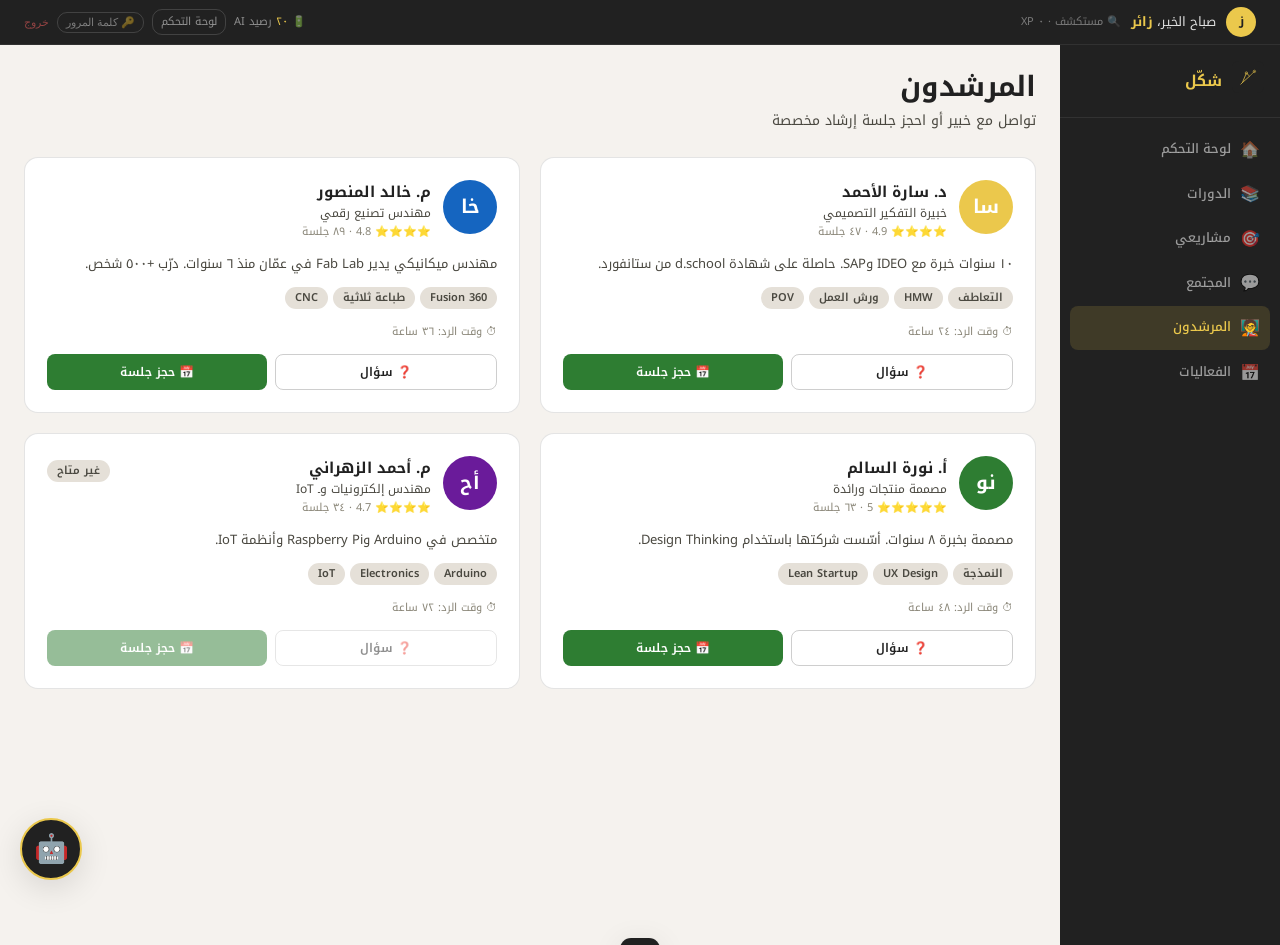
<file: mentors.html>
<!DOCTYPE html>
<html lang="ar" dir="rtl">
<head>
<meta charset="UTF-8"><meta name="viewport" content="width=device-width, initial-scale=1.0">
<title>شكّل — المرشدون</title>
<link rel="stylesheet" href="_shared.css">
<style>
.mentors-grid{display:grid;grid-template-columns:repeat(2,1fr);gap:20px}
.mentor-card{background:var(--white);border:1px solid var(--border);border-radius:var(--r2);padding:22px;transition:box-shadow .2s}
.mentor-card:hover{box-shadow:var(--shadow)}
.mentor-avatar{width:54px;height:54px;border-radius:50%;display:flex;align-items:center;justify-content:center;font-size:19px;font-weight:700;color:#fff;flex-shrink:0}
@media(max-width:700px){.mentors-grid{grid-template-columns:1fr}}
</style>
</head>
<body>
<div id="greeting-bar" style="display:none"></div>
<div id="purchase-modal" class="modal-overlay"><div class="modal-box"><button class="modal-close" onclick="closeModal('purchase-modal')">✕</button><div id="purchase-modal-body"></div></div></div>
<div class="toast" id="toast"><span id="toast-msg"></span></div>

<!-- MENTOR MODAL -->
<div class="modal-overlay" id="mentor-modal">
  <div class="modal-box" style="max-width:540px">
    <button class="modal-close" onclick="closeModal('mentor-modal')">✕</button>
    <div id="mentor-modal-name" style="font-size:16px;font-weight:700;margin-bottom:2px"></div>
    <div id="mentor-modal-title" style="font-size:13px;color:var(--text2);margin-bottom:16px"></div>
    <div class="tab-nav">
      <button class="tab-btn active" id="mt-q" onclick="switchTab('mt-q','mp-q','tab-btn')">❓ سؤال</button>
      <button class="tab-btn" id="mt-s" onclick="switchTab('mt-s','mp-s','tab-btn')">📅 حجز جلسة</button>
    </div>

    <!-- Question tab -->
    <div class="tab-panel active" id="mp-q">
      <textarea class="inp textarea" id="m-question" placeholder="اكتب سؤالك بالتفصيل..."></textarea>
      <button class="btn btn-primary btn-full" style="margin-top:12px" onclick="sendMentorMsg('question')">إرسال السؤال ←</button>
    </div>

    <!-- Session booking tab with calendar -->
    <div class="tab-panel" id="mp-s">
      <div class="form-group" style="margin-bottom:12px">
        <label class="form-label">موضوع الجلسة *</label>
        <input class="inp" id="m-topic" placeholder="موضوع الجلسة...">
      </div>
      <div class="form-label" style="margin-bottom:6px">اختر اليوم</div>
      <div class="calendar-container">
        <div id="booking-calendar"></div>
      </div>
      <div id="time-slot-section" style="display:none">
        <div class="form-label" style="margin-bottom:6px">اختر الوقت</div>
        <div class="time-slots" id="time-slots"></div>
      </div>
      <div id="booking-summary" style="display:none;background:var(--teal-light);border-radius:var(--r);padding:10px 12px;margin-top:10px;font-size:13px;color:var(--teal)"></div>
      <div class="form-group" style="margin-top:12px;margin-bottom:14px">
        <label class="form-label">ملاحظات إضافية</label>
        <textarea class="inp" id="m-notes" placeholder="أي تفاصيل إضافية تريد مشاركتها مع المرشد..."></textarea>
      </div>
      <button class="btn btn-teal btn-full" onclick="sendMentorMsg('session')">تأكيد الحجز ←</button>
    </div>
  </div>
</div>

<div class="app-layout">
<aside class="sidebar">
  <div class="sidebar-logo"><a href="index.html" class="logo-mark"><span data-logo="32"></span><span class="logo-name light" style="font-size:15px">شكّل</span></a></div>
  <nav class="sidebar-nav">
    <a href="dashboard.html" class="nav-item"><span class="nav-icon">🏠</span> لوحة التحكم</a>
    <a href="courses.html" class="nav-item"><span class="nav-icon">📚</span> الدورات</a>
    <a href="portal.html" class="nav-item"><span class="nav-icon">🎯</span> مشاريعي</a>
    <a href="community.html" class="nav-item"><span class="nav-icon">💬</span> المجتمع</a>
    <a href="mentors.html" class="nav-item active"><span class="nav-icon">🧑‍🏫</span> المرشدون</a>
    <a href="events.html" class="nav-item"><span class="nav-icon">📅</span> الفعاليات</a>
  </nav>
</aside>
<main class="main-content">
  <div style="margin-bottom:24px"><h2>المرشدون</h2><p style="margin-top:4px">تواصل مع خبير أو احجز جلسة إرشاد مخصصة</p></div>
  <div class="mentors-grid" id="mentors-grid"></div>
</main>
</div>

<script src="_shared.js"></script>
<script>
var _currentMentor = null;
var _selectedDate = null;
var _selectedTime = null;

function renderMentors() {
  var grid = document.getElementById('mentors-grid');
  grid.innerHTML = '';
  // Merge hardcoded + admin-added mentors + profile edits
  var adminMentors=[];
  try{ adminMentors=JSON.parse(localStorage.getItem('sh_admin_mentors')||'[]'); }catch(e){}
  var customProfiles={};
  try{ customProfiles=JSON.parse(localStorage.getItem('sh_mentor_profiles')||'{}'); }catch(e){}
  var allMentors=MENTORS.map(function(m){
    return customProfiles[m.id]?Object.assign({},m,customProfiles[m.id]):m;
  }).concat(adminMentors);
  allMentors.forEach(function(m) {
    var card = document.createElement('div');
    card.className = 'mentor-card';
    var stars = '⭐'.repeat(Math.floor(m.rating));
    card.innerHTML =
      (!m.available ? '<div style="float:left"><span class="badge badge-gray">غير متاح</span></div>' : '') +
      '<div style="display:flex;gap:12px;margin-bottom:12px">' +
        '<div class="mentor-avatar" style="background:'+m.color+'">'+m.av+'</div>' +
        '<div><div style="font-size:15px;font-weight:700">'+m.name+'</div>' +
        '<div style="font-size:12px;color:var(--text2)">'+m.title+'</div>' +
        '<div style="font-size:11px;color:var(--text3)">'+stars+' '+m.rating+' · '+toAr(m.sessions)+' جلسة</div></div>' +
      '</div>' +
      '<p style="font-size:13px;margin-bottom:12px">'+m.bio+'</p>' +
      '<div style="display:flex;flex-wrap:wrap;gap:5px;margin-bottom:14px">' +
        m.specs.map(function(s){ return '<span class="badge badge-gray">'+s+'</span>'; }).join('') +
      '</div>' +
      '<div style="font-size:11px;color:var(--text3);margin-bottom:14px">⏱ وقت الرد: '+m.responseTime+'</div>' +
      '<div style="display:flex;gap:8px">' +
        '<button onclick="openMentorModal(\''+m.id+'\',\'question\')" '+(m.available?'':'disabled')+' class="btn btn-outline btn-sm" style="flex:1">❓ سؤال</button>' +
        '<button onclick="openMentorModal(\''+m.id+'\',\'session\')" '+(m.available?'':'disabled')+' class="btn btn-teal btn-sm" style="flex:1">📅 حجز جلسة</button>' +
      '</div>';
    grid.appendChild(card);
  });
}

function openMentorModal(id, tab) {
  _currentMentor = id;
  _selectedDate = null;
  _selectedTime = null;
  var m = MENTORS.find(function(x){ return x.id === id; });
  if (!m) return;
  document.getElementById('mentor-modal-name').textContent = m.name;
  document.getElementById('mentor-modal-title').textContent = m.title;
  switchTab('mt-' + tab.charAt(0), 'mp-' + tab.charAt(0), 'tab-btn');
  document.getElementById('time-slot-section').style.display = 'none';
  document.getElementById('booking-summary').style.display = 'none';
  openModal('mentor-modal');
  if (tab === 'session') {
    setTimeout(function() {
      renderCalendar('booking-calendar', function(dateStr) {
        _selectedDate = dateStr;
        showTimeSlots(dateStr);
      });
    }, 100);
  }
}

function showTimeSlots(dateStr) {
  var section = document.getElementById('time-slot-section');
  var container = document.getElementById('time-slots');
  section.style.display = 'block';
  var times = ['09:00','10:00','11:00','14:00','15:00','16:00','17:00','19:00'];
  container.innerHTML = '';
  times.forEach(function(t) {
    var slot = document.createElement('div');
    slot.className = 'time-slot' + (_selectedTime === t ? ' selected' : '');
    slot.textContent = t;
    slot.onclick = function() {
      _selectedTime = t;
      container.querySelectorAll('.time-slot').forEach(function(s){ s.classList.remove('selected'); });
      slot.classList.add('selected');
      updateBookingSummary(dateStr, t);
    };
    container.appendChild(slot);
  });
}

function updateBookingSummary(date, time) {
  var summary = document.getElementById('booking-summary');
  summary.style.display = 'block';
  var m = MENTORS.find(function(x){ return x.id === _currentMentor; });
  var dateObj = new Date(date);
  var dayNames = ['الأحد','الاثنين','الثلاثاء','الأربعاء','الخميس','الجمعة','السبت'];
  var formatted = dayNames[dateObj.getDay()] + ' ' + dateObj.toLocaleDateString('ar-SA', {year:'numeric',month:'long',day:'numeric'});
  summary.innerHTML = '✅ <strong>موعدك المختار:</strong> ' + formatted + ' الساعة ' + time + (m ? ' مع ' + m.name : '');
}

function sendMentorMsg(type) {
  var u = getUser();
  if (type === 'session') {
    var topic = document.getElementById('m-topic').value.trim();
    if (!topic) { showToast('يرجى كتابة موضوع الجلسة'); return; }
    if (!_selectedDate) { showToast('يرجى اختيار يوم من الروزنامة'); return; }
    if (!_selectedTime) { showToast('يرجى اختيار وقت الجلسة'); return; }
  } else {
    var q = document.getElementById('m-question').value.trim();
    if (!q) { showToast('يرجى كتابة السؤال'); return; }
  }
  var req = {
    id: 'r_' + Date.now(),
    mentorId: _currentMentor,
    type: type,
    student: u ? u.name : 'متعلم',
    date: Date.now(),
    status: 'pending'
  };
  if (type === 'question') {
    req.question = document.getElementById('m-question').value.trim();
  } else {
    req.topic = document.getElementById('m-topic').value.trim();
    req.bookingDate = _selectedDate;
    req.bookingTime = _selectedTime;
    req.notes = document.getElementById('m-notes').value;
  }
  if (typeof dbSaveMentorRequest === 'function') {
    dbSaveMentorRequest(req);
  } else {
    var reqs = JSON.parse(localStorage.getItem('sh_mentor_reqs') || '[]');
    reqs.push(req);
    localStorage.setItem('sh_mentor_reqs', JSON.stringify(reqs));
  }
  closeModal('mentor-modal');
  document.getElementById('m-question').value = '';
  document.getElementById('m-topic').value = '';
  var m = MENTORS.find(function(x){ return x.id === _currentMentor; });
  showToast('✅ تم الإرسال — سيرد ' + (m ? m.name : 'المرشد') + ' خلال ' + (m ? m.responseTime : '٤٨ ساعة'));
}

document.addEventListener('DOMContentLoaded', renderMentors);
</script>
</body>
</html>
</file>
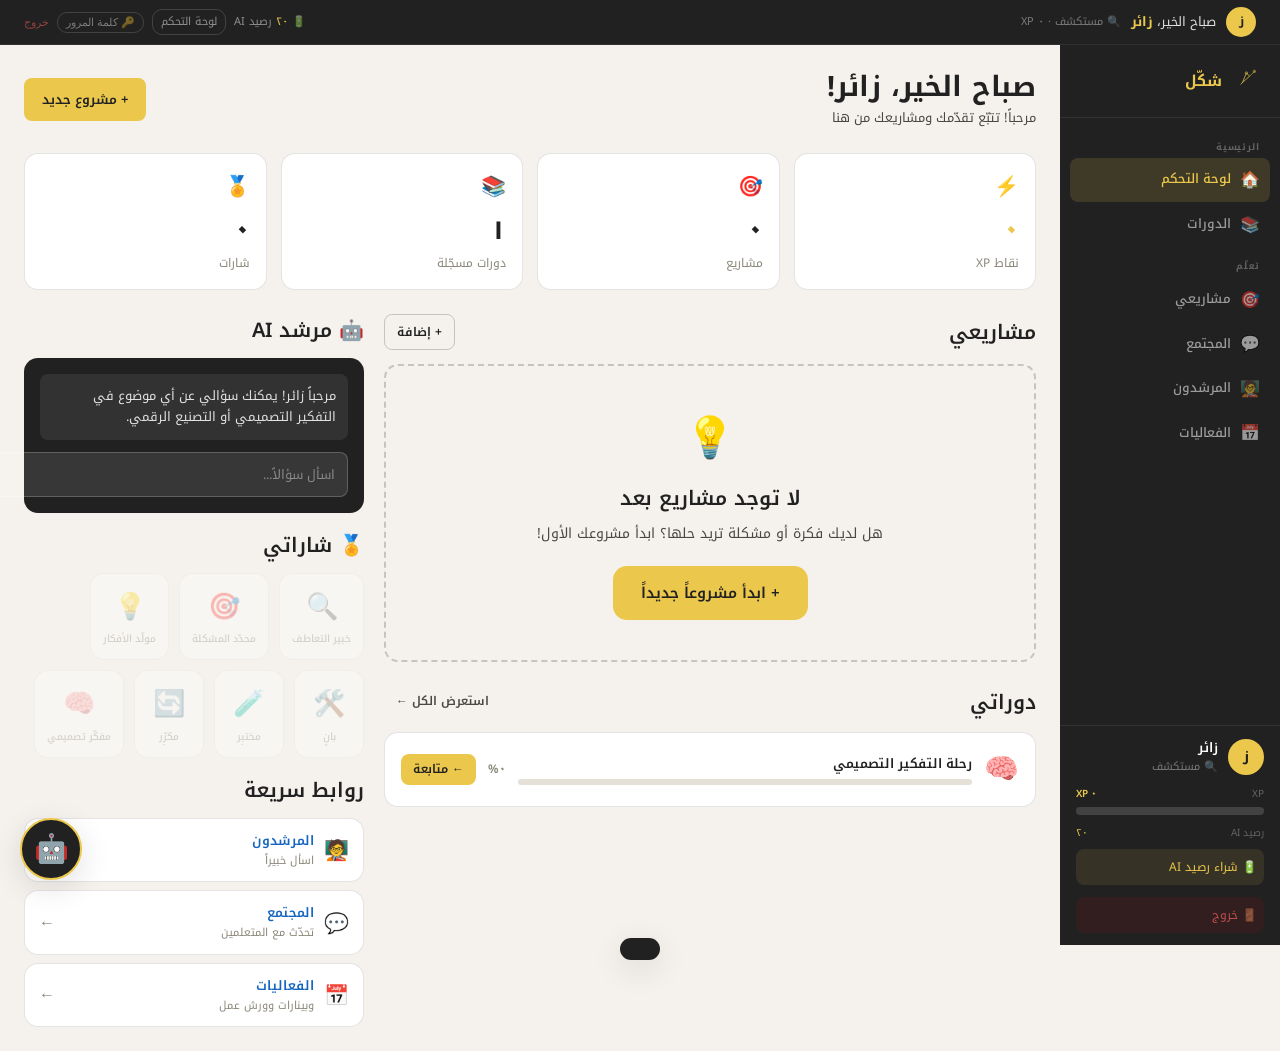
<file: portal.html>
<!DOCTYPE html>
<html lang="ar" dir="rtl">
<head>
<meta charset="UTF-8">
<meta name="viewport" content="width=device-width, initial-scale=1.0">
<title>شكّل — بوابة المشروع</title>
<link rel="stylesheet" href="_shared.css">
<style>
.stage-header{background:var(--ink);color:#fff;padding:20px 24px;border-radius:var(--r2);margin-bottom:20px}
.stage-progress-row{display:flex;align-items:center;gap:8px;margin:16px 0}
.stage-pill{display:flex;align-items:center;gap:6px;padding:6px 12px;border-radius:20px;font-size:12px;font-weight:600;cursor:pointer;border:none;font-family:inherit;transition:all .15s}
.stage-pill.done{background:rgba(235,200,76,.2);color:var(--gold)}
.stage-pill.active{background:var(--gold);color:var(--ink)}
.stage-pill.locked{background:rgba(255,255,255,.08);color:rgba(255,255,255,.4);cursor:not-allowed}
.lesson-content{font-size:14px;line-height:1.8;color:var(--text2)}
.lesson-content h3{font-size:17px;font-weight:700;color:var(--text);margin:20px 0 8px}
.lesson-content h4{font-size:15px;font-weight:600;color:var(--text);margin:16px 0 6px}
.lesson-content ul,.lesson-content ol{padding-right:20px;margin:8px 0}
.lesson-content li{margin-bottom:6px}
.lesson-content strong{color:var(--text);font-weight:600}
.template-card{background:var(--white);border:1.5px solid var(--border);border-radius:var(--r2);padding:16px;display:flex;align-items:center;gap:12px;cursor:pointer;transition:all .15s;margin-bottom:10px}
.template-card:hover{border-color:var(--gold);box-shadow:var(--shadow)}
.template-card.submitted{background:var(--teal-light);border-color:var(--teal)}
.template-icon{font-size:28px;flex-shrink:0}
.quiz-container{max-width:640px}
.quiz-option{display:flex;align-items:center;gap:10px;padding:12px 14px;border:1.5px solid var(--border);border-radius:var(--r);margin-bottom:8px;cursor:pointer;transition:all .15s;font-size:13px;font-weight:500}
.quiz-option:hover{border-color:var(--gold-dark);background:rgba(235,200,76,.05)}
.quiz-option.selected{border-color:var(--gold-dark);background:rgba(235,200,76,.1)}
.quiz-option.correct{border-color:var(--teal);background:var(--teal-light);color:var(--teal)}
.quiz-option.wrong{border-color:var(--red);background:var(--red-light);color:var(--red)}
.quiz-dot{width:8px;height:8px;border-radius:50%;background:var(--warm2);flex-shrink:0}
.quiz-dot.answered{background:var(--gold)}
.quiz-dot.correct{background:var(--teal)}
.quiz-dot.wrong{background:var(--red)}
.checklist-row{display:flex;flex-direction:column;gap:8px;padding:16px;background:var(--warm3);border-radius:var(--r2);margin-bottom:16px}
.template-modal-body{display:flex;flex-direction:column;gap:14px}
.locked-stage{text-align:center;padding:48px 24px}
</style>
</head>
<body>
<div id="greeting-bar" style="display:none"></div>
<div id="purchase-modal" class="modal-overlay"><div class="modal-box"><button class="modal-close" onclick="closeModal('purchase-modal')">✕</button><div id="purchase-modal-body"></div></div></div>
<div class="toast" id="toast"><span id="toast-msg"></span></div>

<!-- TEMPLATE FILL MODAL -->
<div class="modal-overlay" id="template-modal">
  <div class="modal-box" style="max-width:600px">
    <button class="modal-close" onclick="closeModal('template-modal')">✕</button>
    <div id="template-modal-content"></div>
  </div>
</div>

<div class="app-layout">
<!-- SIDEBAR -->
<aside class="sidebar">
  <div class="sidebar-logo">
    <a href="index.html" class="logo-mark">
      <span data-logo="32"></span>
      <span class="logo-name light" style="font-size:15px">شكّل</span>
    </a>
  </div>
  <nav class="sidebar-nav">
    <div class="sidebar-section">التنقل</div>
    <a href="dashboard.html" class="nav-item"><span class="nav-icon">🏠</span> لوحة التحكم</a>
    <a href="portal.html" class="nav-item active"><span class="nav-icon">🎯</span> المشروع</a>
    <a href="courses.html" class="nav-item"><span class="nav-icon">📚</span> الدورات</a>
    <div class="sidebar-section">مراحل التفكير التصميمي</div>
    <div id="stage-nav"></div>
  </nav>
  <div class="sidebar-user">
    <div style="font-size:10px;color:rgba(255,255,255,.3);margin-bottom:6px">مشروعك</div>
    <div id="proj-title-sidebar" style="color:rgba(255,255,255,.7);font-size:12px;line-height:1.5;max-height:60px;overflow:hidden"></div>
  </div>
</aside>

<!-- MAIN -->
<main class="main-content" id="portal-main">
  <div style="text-align:center;padding:60px">
    <div style="font-size:32px;margin-bottom:12px">⏳</div>
    <p>جاري تحميل المشروع...</p>
  </div>
</main>
</div>

<script src="_shared.js"></script>
<script>
// ── Templates per stage ──────────────────────────────────
var STAGE_TEMPLATES = {
  empathy: [
    {id:'empathy_map', name:'خريطة التعاطف', icon:'🗺️', desc:'نظّم ما تعلمته: يقول، يفكر، يفعل، يشعر', fields:[
      {id:'says',   label:'يقول',   type:'textarea', placeholder:'اقتباسات حرفية من المستخدم...'},
      {id:'thinks', label:'يفكر',   type:'textarea', placeholder:'أفكاره الداخلية التي لا يعبّر عنها...'},
      {id:'does',   label:'يفعل',   type:'textarea', placeholder:'سلوكياته الملاحظة فعلياً...'},
      {id:'feels',  label:'يشعر',   type:'textarea', placeholder:'مشاعره وانفعالاته...'},
      {id:'pains',  label:'إحباطات',type:'textarea', placeholder:'ما يعيقه ويؤلمه...'},
      {id:'gains',  label:'مكاسب',  type:'textarea', placeholder:'ما يريد تحقيقه وما يسعده...'}
    ]},
    {id:'interview_notes', name:'ملاحظات المقابلة', icon:'📝', desc:'سجّل ما تعلمته من المقابلات الميدانية', fields:[
      {id:'interviewee', label:'المستخدم المُقابَل', type:'input', placeholder:'الاسم أو الوصف'},
      {id:'observations', label:'ملاحظات مباشرة', type:'textarea', placeholder:'ما قاله وفعله حرفياً...'},
      {id:'interpretations', label:'تفسيراتي', type:'textarea', placeholder:'ما استنتجته من الملاحظات...'},
      {id:'surprises', label:'ما فاجأني', type:'textarea', placeholder:'ما كان غير متوقع...'}
    ]},
    {id:'observation_log', name:'سجل الملاحظة', icon:'👁️', desc:'وثّق ملاحظاتك الميدانية', fields:[
      {id:'context', label:'السياق والبيئة', type:'textarea', placeholder:'أين ومتى جرت الملاحظة؟'},
      {id:'behaviors', label:'السلوكيات المُلاحظة', type:'textarea', placeholder:'ماذا فعل المستخدم بالضبط؟'},
      {id:'pain_points', label:'نقاط الألم الملاحظة', type:'textarea', placeholder:'أين صعب عليه؟'},
      {id:'workarounds', label:'الحلول المؤقتة', type:'textarea', placeholder:'كيف يحلّ مشكلته حالياً؟'}
    ]}
  ],
  define: [
    {id:'pov_statement', name:'بيان POV', icon:'🎯', desc:'صُغ مشكلتك بشكل واضح', fields:[
      {id:'user_desc', label:'وصف المستخدم', type:'input', placeholder:'اسم ووصف مختصر للمستخدم'},
      {id:'need', label:'الحاجة الحقيقية', type:'textarea', placeholder:'ماذا يحتاج فعلاً؟'},
      {id:'insight', label:'الاستنتاج المفاجئ', type:'textarea', placeholder:'لأن... (السبب الجذري غير المتوقع)'},
      {id:'full_pov', label:'بيان POV الكامل', type:'textarea', placeholder:'[المستخدم] يحتاج إلى [الحاجة] لأن [الاستنتاج]'}
    ]},
    {id:'hmw_questions', name:'أسئلة HMW', icon:'❓', desc:'حوّل مشكلتك لفرص تصميمية', fields:[
      {id:'observation', label:'الملاحظة المرجعية', type:'textarea', placeholder:'من ماذا ستصيغ أسئلتك؟'},
      {id:'hmw1', label:'سؤال HMW 1', type:'input', placeholder:'كيف يمكننا...'},
      {id:'hmw2', label:'سؤال HMW 2', type:'input', placeholder:'كيف يمكننا...'},
      {id:'hmw3', label:'سؤال HMW 3', type:'input', placeholder:'كيف يمكننا...'},
      {id:'hmw4', label:'سؤال HMW 4', type:'input', placeholder:'كيف يمكننا...'},
      {id:'hmw5', label:'سؤال HMW 5', type:'input', placeholder:'كيف يمكننا...'},
      {id:'best_hmw', label:'السؤال الأفضل ولماذا', type:'textarea', placeholder:'اخترت هذا السؤال لأن...'}
    ]},
    {id:'insights_summary', name:'ملخص الرؤى', icon:'💎', desc:'لخّص أهم ما تعلمته عن المستخدم', fields:[
      {id:'key_insight1', label:'الرؤية الأولى', type:'textarea', placeholder:'أهم شيء تعلمته...'},
      {id:'key_insight2', label:'الرؤية الثانية', type:'textarea', placeholder:'...'},
      {id:'key_insight3', label:'الرؤية الثالثة', type:'textarea', placeholder:'...'},
      {id:'core_problem', label:'المشكلة الجوهرية', type:'textarea', placeholder:'بناءً على الرؤى، المشكلة الحقيقية هي...'}
    ]}
  ],
  ideate: [
    {id:'brainstorm', name:'لوحة العصف الذهني', icon:'⚡', desc:'سجّل كل أفكارك دون نقد', fields:[
      {id:'challenge', label:'التحدي أو سؤال HMW', type:'input', placeholder:'ما التحدي الذي تعصف ذهنياً عليه؟'},
      {id:'wild_ideas', label:'الأفكار الجريئة (لا قيود)', type:'textarea', placeholder:'اكتب كل فكرة تخطر ببالك، مهما كانت جريئة أو غريبة...'},
      {id:'practical_ideas', label:'الأفكار العملية', type:'textarea', placeholder:'الأفكار التي يمكن تنفيذها فعلاً...'},
      {id:'top3', label:'أفضل ٣ أفكار للمضي قدماً', type:'textarea', placeholder:'١. ...\n٢. ...\n٣. ...'}
    ]},
    {id:'scamper', name:'ورقة SCAMPER', icon:'🔄', desc:'استخدم SCAMPER لتوليد أفكار جديدة', fields:[
      {id:'substitute', label:'S - استبدل', type:'textarea', placeholder:'ماذا يمكنك استبداله في الحل الحالي؟'},
      {id:'combine',    label:'C - ادمج',   type:'textarea', placeholder:'ماذا يمكنك دمجه مع غيره؟'},
      {id:'adapt',      label:'A - كيّف',   type:'textarea', placeholder:'كيف يمكنك تكييفه لسياق آخر؟'},
      {id:'modify',     label:'M - عدّل',   type:'textarea', placeholder:'ما الذي يمكن تعديله أو تكبيره أو تصغيره؟'},
      {id:'other_uses', label:'P - استخدم لأغراض أخرى', type:'textarea', placeholder:'هل يمكن استخدامه بطريقة مختلفة؟'},
      {id:'eliminate',  label:'E - احذف',   type:'textarea', placeholder:'ما الذي يمكن إلغاؤه أو تبسيطه؟'},
      {id:'reverse',    label:'R - اعكس',   type:'textarea', placeholder:'ماذا لو عكست الفكرة أو الترتيب؟'}
    ]},
    {id:'top_ideas', name:'أفضل ٣ أفكار', icon:'🏆', desc:'اختر وقيّم أفضل أفكارك', fields:[
      {id:'idea1',     label:'الفكرة الأولى',    type:'textarea', placeholder:'صف الفكرة...'},
      {id:'idea1_why', label:'لماذا هي الأفضل؟', type:'textarea', placeholder:'مزاياها وتميّزها...'},
      {id:'idea2',     label:'الفكرة الثانية',   type:'textarea', placeholder:'صف الفكرة...'},
      {id:'idea3',     label:'الفكرة الثالثة',   type:'textarea', placeholder:'صف الفكرة...'},
      {id:'chosen',    label:'الفكرة المختارة للنمذجة', type:'textarea', placeholder:'اخترت... لأن...'}
    ]}
  ],
  prototype: [
    {id:'prototype_plan', name:'خطة النموذج', icon:'📋', desc:'خطّط لبناء نموذجك الأولي', fields:[
      {id:'chosen_idea', label:'الفكرة المختارة', type:'textarea', placeholder:'ما الفكرة التي ستُنمذجها؟'},
      {id:'type',        label:'نوع النموذج',      type:'input',    placeholder:'ورقي / كرتوني / رقمي / مطبوع ثلاثياً...'},
      {id:'materials',   label:'المواد المطلوبة',  type:'textarea', placeholder:'قائمة بكل ما تحتاجه...'},
      {id:'steps',       label:'خطوات البناء',     type:'textarea', placeholder:'كيف ستبنيه خطوة بخطوة؟'},
      {id:'time_budget', label:'الوقت المتاح',     type:'input',    placeholder:'كم ساعة ستخصص لبنائه؟'},
      {id:'assumptions', label:'الافتراضات التي ستختبرها', type:'textarea', placeholder:'ما الأشياء التي تريد التحقق منها بهذا النموذج؟'}
    ]},
    {id:'materials_list', name:'قائمة المواد', icon:'📦', desc:'وثّق المواد والأدوات المستخدمة', fields:[
      {id:'materials_used', label:'المواد المستخدمة فعلاً', type:'textarea', placeholder:'ما استخدمته بالفعل...'},
      {id:'tools',          label:'الأدوات',                type:'textarea', placeholder:'الأدوات التي احتجتها...'},
      {id:'cost',           label:'التكلفة التقريبية',      type:'input',    placeholder:'بالريال أو الدولار'},
      {id:'time_taken',     label:'الوقت الفعلي المُستغرق', type:'input',    placeholder:'كم استغرق البناء فعلاً؟'}
    ]},
    {id:'build_log', name:'سجل البناء', icon:'🔨', desc:'وثّق عملية البناء والتحديات', fields:[
      {id:'what_built',    label:'ما الذي بنيته',          type:'textarea', placeholder:'صف ما بنيته بالتفصيل...'},
      {id:'challenges',    label:'التحديات التي واجهتها',  type:'textarea', placeholder:'ما الصعوبات؟'},
      {id:'solutions',     label:'كيف تجاوزت التحديات',   type:'textarea', placeholder:'كيف حللت المشاكل؟'},
      {id:'learnings',     label:'ما تعلمته من عملية البناء', type:'textarea', placeholder:'ملاحظات مهمة...'},
      {id:'ready_to_test', label:'هل النموذج جاهز للاختبار؟', type:'textarea', placeholder:'نعم/لا — لماذا؟'}
    ]}
  ],
  test: [
    {id:'test_script', name:'سيناريو الاختبار', icon:'📜', desc:'خطّط لجلسة الاختبار مع المستخدمين', fields:[
      {id:'test_goal',    label:'هدف الاختبار',          type:'textarea', placeholder:'ما الذي تريد اكتشافه من هذا الاختبار؟'},
      {id:'tasks',        label:'المهام للمستخدم',        type:'textarea', placeholder:'ما ستطلبه من المستخدم فعله بالنموذج؟'},
      {id:'questions',    label:'أسئلة ما بعد الاختبار', type:'textarea', placeholder:'الأسئلة التي ستطرحها على المستخدم...'},
      {id:'what_to_watch',label:'ما ستراقبه',             type:'textarea', placeholder:'ردود الفعل والسلوكيات التي تريد ملاحظتها...'}
    ]},
    {id:'test_results', name:'نتائج الاختبار', icon:'📊', desc:'سجّل نتائج اختبار المستخدمين', fields:[
      {id:'user1_feedback', label:'تغذية المستخدم الأول',   type:'textarea', placeholder:'ما قاله وفعله...'},
      {id:'user2_feedback', label:'تغذية المستخدم الثاني',  type:'textarea', placeholder:'...'},
      {id:'user3_feedback', label:'تغذية المستخدم الثالث',  type:'textarea', placeholder:'...'},
      {id:'patterns',       label:'الأنماط المُكتشفة',      type:'textarea', placeholder:'ما تكرّر عند أكثر من مستخدم؟'},
      {id:'surprises',      label:'ما فاجأك',               type:'textarea', placeholder:'ما لم تتوقعه...'}
    ]},
    {id:'feedback_summary', name:'ملخص التغذية الراجعة', icon:'📋', desc:'لخّص ما تعلمته من الاختبار', fields:[
      {id:'what_worked',   label:'ما نجح',               type:'textarea', placeholder:'ما أعجب المستخدمين وعمل معهم جيداً...'},
      {id:'what_failed',   label:'ما لم ينجح',           type:'textarea', placeholder:'ما أربكهم أو صعب عليهم...'},
      {id:'improvements',  label:'التحسينات المطلوبة',    type:'textarea', placeholder:'ما يجب تعديله أو تحسينه...'},
      {id:'decision',      label:'القرار: هل نكرّر؟',    type:'textarea', placeholder:'سنُعدّل / سنُعيد البناء / سنتقدّم — لماذا؟'}
    ]}
  ],
  iterate: [
    {id:'iteration_log', name:'سجل التكرار', icon:'🔄', desc:'وثّق التغييرات التي أجريتها', fields:[
      {id:'what_changed',  label:'ما الذي غيّرته',     type:'textarea', placeholder:'التعديلات المحددة على النموذج...'},
      {id:'why_changed',   label:'لماذا غيّرته',        type:'textarea', placeholder:'بناءً على أي تغذية راجعة؟'},
      {id:'how_changed',   label:'كيف غيّرته',           type:'textarea', placeholder:'العملية التقنية للتعديل...'},
      {id:'before_after',  label:'قبل/بعد',              type:'textarea', placeholder:'الفرق بين الإصدار السابق والحالي...'}
    ]},
    {id:'updated_prototype', name:'النموذج المُحدَّث', icon:'🆕', desc:'وثّق النسخة الجديدة من نموذجك', fields:[
      {id:'version_num',   label:'رقم الإصدار',          type:'input',    placeholder:'٢.٠ أو ٣.٠...'},
      {id:'description',   label:'وصف النموذج المُحدَّث', type:'textarea', placeholder:'ما الذي يبدو عليه الآن؟'},
      {id:'key_improvements', label:'التحسينات الرئيسية', type:'textarea', placeholder:'أبرز ما تحسّن...'},
      {id:'ready_for_test', label:'هل جاهز لاختبار آخر؟', type:'input',   placeholder:'نعم/لا'}
    ]},
    {id:'final_reflection', name:'التأمل النهائي', icon:'🌟', desc:'تأمّل رحلتك كاملة', fields:[
      {id:'journey_summary', label:'ملخص الرحلة',          type:'textarea', placeholder:'صف رحلتك من البداية للنهاية...'},
      {id:'key_learnings',   label:'أهم ما تعلمته',        type:'textarea', placeholder:'الدروس التي لن تنساها...'},
      {id:'what_next',       label:'الخطوة التالية',        type:'textarea', placeholder:'ماذا ستفعل بهذا المشروع؟'},
      {id:'advice',          label:'نصيحة لنفسك القديمة',  type:'textarea', placeholder:'لو رجعت للبداية، ماذا كنت ستفعل بشكل مختلف؟'}
    ]}
  ]
};

// ── Quiz questions per stage ─────────────────────────────
var STAGE_QUIZZES = {
  empathy: [
    {q:'ما هدف مرحلة التعاطف في التفكير التصميمي؟', opts:['تصميم الحل المثالي','فهم المستخدم وتجربته الحقيقية','كتابة الكود البرمجي','تحديد ميزانية المشروع'], a:1},
    {q:'ما الفرق بين الملاحظة والتفسير في البحث الميداني؟', opts:['لا فرق بينهما','الملاحظة: ما تراه حرفياً. التفسير: ما تستنتجه','التفسير أهم من الملاحظة','الملاحظة أداة إلكترونية'], a:1},
    {q:'ما أفضل سؤال تطرحه في مقابلة المستخدم؟', opts:['هل ستستخدم هذا المنتج؟','ماذا تعمل عادةً عند مواجهة هذه المشكلة؟','كم عمرك؟','هل تحب التكنولوجيا؟'], a:1},
    {q:'في خريطة التعاطف، ماذا يعني محور "يفكر"؟', opts:['الأفكار التي يُعلنها','أفكاره الداخلية التي لا يُعبّر عنها عادةً','تفكيره في المستقبل','خططه المهنية'], a:1},
    {q:'لماذا نتجنب الافتراضات المسبقة في مرحلة التعاطف؟', opts:['لتوفير الوقت','لأن الافتراضات قد تمنعنا من اكتشاف الحاجات الحقيقية','لأن الافتراضات صحيحة دائماً','لا نتجنبها'], a:1},
    {q:'ما أسلوب جمع البيانات الأفضل في التعاطف؟', opts:['الاستبيان الكمي فقط','مزيج من المقابلات والملاحظة الميدانية','البحث في الإنترنت','الاستعانة بالإحصاء'], a:1},
    {q:'ما المحور الذي يُدوَّن فيه "اقتباسات حرفية من المستخدم" في خريطة التعاطف؟', opts:['يفكر','يشعر','يقول','يفعل'], a:2},
    {q:'متى تنتهي مرحلة التعاطف؟', opts:['بعد مقابلة واحدة','عندما تشعر أن لديك فهماً عميقاً كافياً للمضي قدماً','بعد أسبوع','عند نفاد الوقت'], a:1},
    {q:'ما الخطأ الشائع في مرحلة التعاطف؟', opts:['مقابلة مستخدمين حقيقيين','افتراض ما يحتاجه المستخدم قبل البحث','توثيق الملاحظات','طرح أسئلة مفتوحة'], a:1},
    {q:'لماذا نفضّل الأسئلة المفتوحة على المغلقة في المقابلات؟', opts:['لأنها أسرع','لأنها تُتيح للمستخدم مشاركة تجربته بعمق دون توجيه','لأنها أسهل في التحليل','لا فرق'], a:1}
  ],
  define: [
    {q:'ما صيغة بيان POV الصحيحة؟', opts:['[الحل] يحل [المشكلة]','[المستخدم] يحتاج [الحاجة] لأن [الاستنتاج]','[المنتج] بسعر [التكلفة]','[الوقت] مع [الموارد]'], a:1},
    {q:'ما خصائص سؤال HMW الجيد؟', opts:['ضيق جداً لحل واحد محدد','واسع جداً بلا تركيز','واسع بما يكفي للإبداع وضيق بما يكفي للتركيز','بسيط لا يحتاج تفكيراً'], a:2},
    {q:'ما الهدف من مرحلة تحديد المشكلة؟', opts:['إيجاد الحل النهائي','تحويل الرؤى إلى مشكلة واضحة قابلة للحل','جمع المزيد من البيانات','تصميم النموذج'], a:1},
    {q:'لماذا يُعدّ الاستنتاج في بيان POV مهماً؟', opts:['لأنه يجعل الجملة أطول','لأنه يكشف السبب الجذري الذي قد يفتح آفاقاً جديدة للحل','لأنه متطلب أكاديمي','لأنه يستعرض معلوماتنا'], a:1},
    {q:'من يكتب بيان POV؟', opts:['المستخدم نفسه','فريق التصميم بناءً على بحث التعاطف','المدير التنفيذي','لا أحد'], a:1},
    {q:'كم عدد أسئلة HMW المطلوبة على الأقل قبل الاختيار؟', opts:['١','٢-٣','٥ أو أكثر','لا حد أدنى'], a:2},
    {q:'ما الفرق بين المشكلة الظاهرة والمشكلة الجذرية؟', opts:['لا فرق بينهما','الظاهرة: ما يُشكى منه. الجذرية: السبب الحقيقي الخفي','الجذرية ليست مهمة','الظاهرة أعمق دائماً'], a:1},
    {q:'ما الخطأ في هذا السؤال HMW: "كيف نبني تطبيقاً للمذاكرة؟"', opts:['لا خطأ فيه','هو ضيق جداً — يفترض الحل مسبقاً','هو واسع جداً','الكلمات غير صحيحة'], a:1},
    {q:'متى تنجح مرحلة تحديد المشكلة؟', opts:['عند كتابة أطول وصف','عندما يوافق الجميع على تعريف المشكلة والمستخدم المستهدف','بعد أسبوع من البحث','عند اكتمال العرض التقديمي'], a:1},
    {q:'ما أفضل مصدر لكتابة بيان POV؟', opts:['تخيّلات الفريق','الأبحاث الأكاديمية فقط','الرؤى المستخرجة مباشرة من بحث التعاطف','الخبرات السابقة للفريق'], a:2}
  ],
  ideate: [
    {q:'ما أهم قاعدة في جلسة العصف الذهني؟', opts:['التركيز على الجودة فقط','عدم النقد أثناء توليد الأفكار','التقليل من عدد الأفكار','الاتفاق الفوري على فكرة واحدة'], a:1},
    {q:'ما معنى حرف S في SCAMPER؟', opts:['صغّر','ضاعف','استبدل','سرّع'], a:2},
    {q:'لماذا الكمية مهمة في بداية العصف الذهني؟', opts:['لملء الأوراق','لأن كثرة الأفكار تزيد احتمال وجود أفكار جيدة','لإرهاق الفريق','لا سبب منطقي'], a:1},
    {q:'متى تبدأ بتقييم الأفكار في العصف الذهني؟', opts:['من البداية','بعد توليد عدد كافٍ من الأفكار','لا تقيّم أبداً','عند انتهاء الوقت'], a:1},
    {q:'ما الهدف من مرحلة توليد الأفكار؟', opts:['اختيار حل واحد نهائي','توليد أكبر عدد ممكن من الأفكار المتنوعة','نقد أفكار الآخرين','وضع الخطة التنفيذية'], a:1},
    {q:'ما معنى "البناء على أفكار الآخرين" في العصف الذهني؟', opts:['سرقة أفكارهم','تطوير وتعديل فكرة شخص آخر لتحسينها','نسخ أفكارهم بالضبط','رفض أفكارهم'], a:1},
    {q:'ما الخطوة التالية بعد توليد الأفكار؟', opts:['البناء المباشر','تصفية وتقييم الأفكار باستخدام معايير محددة','نشرها على الإنترنت','العودة للتعاطف مباشرة'], a:1},
    {q:'ما معنى حرف E في SCAMPER؟', opts:['عزّز','احذف أو أزل','افحص','اعمل'], a:1},
    {q:'ما الخطأ في البدء بـ"الأفكار العملية" فقط في العصف الذهني؟', opts:['لا خطأ فيه','يحدّ من الإبداع ويمنع الأفكار الجريئة التي قد تكون الأفضل','يوفر الوقت','هو الأفضل دائماً'], a:1},
    {q:'كيف نختار الأفكار بعد العصف الذهني؟', opts:['صوت الأغلبية','بناءً على معايير: قابلية التنفيذ، التأثير، الابتكار، التوافق مع POV','رأي المدير','الفكرة الأولى دائماً'], a:1}
  ],
  prototype: [
    {q:'ما الهدف الأساسي من النموذج الأولي؟', opts:['الحصول على منتج نهائي','اختبار فرضيات والتعلم بأقل تكلفة وأسرع وقت','الحصول على تمويل','إرضاء العميل'], a:1},
    {q:'ما نوع النموذج المناسب للبدء في معظم الحالات؟', opts:['النموذج الرقمي الكامل','النموذج الورقي أو الكرتوني','النموذج المطبوع ثلاثياً','النموذج الافتراضي'], a:1},
    {q:'لماذا نبني أكثر من نموذج أولي؟', opts:['لإضاعة الوقت','لاختبار فرضيات مختلفة وتعلم شيء من كل نموذج','لإقناع المستثمرين','لا نبني أكثر من واحد'], a:1},
    {q:'ما مبدأ "الفشل المبكر" في النمذجة؟', opts:['الفشل أمر سيئ يجب تجنبه','الفشل في مرحلة مبكرة بتكلفة منخفضة أفضل من الفشل لاحقاً بتكلفة عالية','الفشل يوقف المشروع','لا يوجد مصطلح كهذا'], a:1},
    {q:'ما القاعدة الذهبية في بناء النموذج الأولي؟', opts:['ابنِ ببطء وإتقان','ابنِ بسرعة واختبر مبكراً','لا تبنِ قبل الحصول على تمويل','ابنِ النهائي من البداية'], a:1},
    {q:'ما الفرق بين النموذج الأولي والمنتج النهائي؟', opts:['لا فرق','النموذج أداة تعلّم غير مكتملة، والمنتج النهائي حل جاهز للسوق','النموذج أفضل من المنتج','المنتج أرخص من النموذج'], a:1},
    {q:'ماذا تفعل إذا فشل نموذجك الأولي في الاختبار؟', opts:['توقف عن المشروع','تعلّم من الفشل وكيّف أو ابنِ نموذجاً جديداً','احتفظ بنفس النموذج','ألوم المستخدمين'], a:1},
    {q:'ما القيد الزمني الموصى به لبناء النموذج الأول؟', opts:['شهر كامل','ساعة إلى يوم واحد فقط','سنة','لا قيد زمني'], a:1},
    {q:'لماذا النماذج الورقية مفيدة رغم بساطتها؟', opts:['لأنها الوحيدة المتاحة','لأنها سريعة ورخيصة وسهلة التعديل وتكشف المشاكل الأساسية','لأنها تبدو احترافية','لأنها كافية للإطلاق'], a:1},
    {q:'ما أهمية توثيق عملية بناء النموذج؟', opts:['لا أهمية له','يساعد على التعلم، التكرار، وتشارك المعرفة مع الفريق','لأغراض شكلية فقط','لإقناع الإدارة'], a:1}
  ],
  test: [
    {q:'ما الهدف من مرحلة الاختبار؟', opts:['إثبات أن فكرتك صحيحة','التعلم وتحسين الحل من خلال ردود فعل المستخدمين الحقيقيين','الانتهاء من المشروع','عرض النموذج'], a:1},
    {q:'ما الأسلوب الأمثل أثناء مراقبة المستخدم في الاختبار؟', opts:['توجيهه وشرح كيفية الاستخدام','الصمت والمراقبة دون تدخل','التدخل عند كل خطأ','إيقاف الاختبار فوراً عند أي مشكلة'], a:1},
    {q:'كم مستخدماً على الأقل يُوصى باختبارهم في الجولة الأولى؟', opts:['١','٣-٥','٢٠','لا يهم العدد'], a:1},
    {q:'ماذا تفعل عندما يواجه المستخدم صعوبة في الاختبار؟', opts:['تتدخل وتساعده فوراً','تصمت وتراقب وتدوّن ملاحظاتك','تلغي الاختبار','تُبسّط النموذج على الفور'], a:1},
    {q:'ما الفرق بين "التغذية الراجعة" و"الآراء"؟', opts:['لا فرق','التغذية الراجعة مبنية على تجربة فعلية، الآراء مبنية على تخمين','الآراء أهم','التغذية أقل قيمة'], a:1},
    {q:'لماذا نسأل "لماذا؟" ثلاث مرات في الاختبار؟', opts:['للإطالة','للوصول إلى السبب الجذري خلف كل رد فعل','لإرهاق المستخدم','لا سبب منطقي'], a:1},
    {q:'ما الذي تبحث عنه في الأنماط بعد الاختبار مع مستخدمين متعددين؟', opts:['الرأي الأكثر تكراراً فقط','كل ما يتكرر عند أكثر من مستخدم يشير لمشكلة أو ميزة حقيقية','الانتقادات فقط','المديح فقط'], a:1},
    {q:'ما الموقف الصحيح تجاه النتائج السلبية في الاختبار؟', opts:['إخفاؤها','الترحيب بها لأنها معلومات قيّمة للتحسين','إلغاء المشروع','تجاهلها'], a:1},
    {q:'متى تنتهي مرحلة الاختبار؟', opts:['بعد اختبار واحد','عندما تجمع ما يكفي من المعلومات لاتخاذ قرار التطوير','بعد أسبوع','عند موافقة الجميع'], a:1},
    {q:'ما أهمية سيناريو الاختبار الموحّد مع جميع المستخدمين؟', opts:['لا أهمية له','لضمان مقارنة نتائج متشابهة ومنهجية','لتوفير الوقت','لإرضاء الفريق'], a:1}
  ],
  iterate: [
    {q:'ما معنى "التكرار" في التفكير التصميمي؟', opts:['تكرار نفس الشيء بلا تغيير','دورة مستمرة من البناء والاختبار والتعلم والتحسين','الرجوع للبداية من الصفر','إعادة كتابة التقارير'], a:1},
    {q:'ما أهم ما تستخرجه من جولة اختبار لتوظيفه في التكرار؟', opts:['المديح فقط','الأنماط المتكررة من ردود الفعل — إيجابية وسلبية','تقييمات النجوم','عدد المستخدمين'], a:1},
    {q:'كيف تقرر ما يجب تعديله في التكرار؟', opts:['تُغيّر كل شيء','تُغيّر ما أثبت الاختبار أنه يُسبّب مشكلة — لا أكثر ولا أقل','تُغيّر ما يُعجبك شخصياً','لا تُغيّر شيئاً'], a:1},
    {q:'لماذا نوثّق كل تعديل نجريه في التكرار؟', opts:['لا فائدة من التوثيق','لنفهم لماذا تحسّن أو لم يتحسّن الحل، وللتعلم مستقبلاً','كمتطلب إداري فقط','لإثبات أننا عملنا'], a:1},
    {q:'ما معنى "الإصدار الثاني" في التكرار؟', opts:['الحل النهائي الكامل','نسخة محسّنة من النموذج بناءً على ما تعلمناه من الاختبار الأول','مشروع جديد كلياً','إصلاح الأخطاء التقنية فقط'], a:1},
    {q:'متى يكون التكرار ناجحاً؟', opts:['عندما يُعجب الجميع','عندما تُحسّن تجربة المستخدم بشكل ملموس بناءً على بيانات حقيقية','عندما تُعجب المدير','عند انتهاء الوقت'], a:1},
    {q:'هل التكرار يعني الفشل؟', opts:['نعم دائماً','لا — التكرار دليل على التعلم والتحسين المستمر','أحياناً','لا توجد إجابة'], a:1},
    {q:'ما الفرق بين التكرار والمراجعة؟', opts:['لا فرق','التكرار: تغيير النموذج بناءً على اختبار. المراجعة: مراجعة الوثائق فقط','المراجعة أعمق','التكرار أسرع'], a:1},
    {q:'ما الوقت المناسب للقول "انتهينا من التكرار"؟', opts:['بعد ثلاث دورات','عندما يُحقق الحل أهدافه ويلبّي احتياجات المستخدم بشكل مُرضٍ','بعد سنة','لا ننتهي أبداً'], a:1},
    {q:'ما قيمة التأمل النهائي في آخر مشروع؟', opts:['لا قيمة له','يُعزّز التعلم ويساعدك على تطبيق ما اكتسبته في مشاريع مستقبلية','إجراء شكلي','لتقييم الفريق'], a:1}
  ]
};

// ── Stage content ────────────────────────────────────────
var STAGE_CONTENT = {
  empathy: `<h3>ما هو التعاطف؟</h3><p>التعاطف هو القدرة على فهم تجربة الآخرين ومشاعرهم عمقاً — ليس فقط ما يقولونه، بل ما يشعرون به ويفكرون فيه.</p><div class="callout gold"><strong>🎯 هدف هذه المرحلة:</strong> اكتشاف الاحتياجات الحقيقية للمستخدم، وليس الاحتياجات التي يُعلن عنها.</div><h3>أدوات التعاطف</h3><h4>١. المقابلات</h4><p>اسأل أسئلة مفتوحة — "كيف؟" و"لماذا؟" بدلاً من "هل؟". استمع أكثر مما تتكلم. دوّن كل شيء.</p><h4>٢. الملاحظة الميدانية</h4><p>راقب المستخدمين في بيئتهم الطبيعية. سجّل ما تراه حرفياً في عمود، والتفسير في عمود آخر.</p><h4>٣. خريطة التعاطف</h4><p>أداة تساعدك على تنظيم ما تعلمته في أربعة محاور: يقول، يفكر، يفعل، يشعر.</p><div class="callout"><strong>⚠️ تجنّب:</strong> الافتراضات المسبقة. اذهب إلى الميدان بعقل فارغ تماماً.</div>`,
  define: `<h3>من التعاطف إلى تحديد المشكلة</h3><p>بعد جمع المعلومات في مرحلة التعاطف، نحتاج لتحويل ما تعلمناه إلى مشكلة قابلة للحل.</p><h3>بيان وجهة النظر (POV)</h3><p>الصيغة: <strong>[المستخدم] يحتاج إلى [حاجة] لأن [استنتاج مفاجئ]</strong></p><div class="callout teal">✅ مثال: "أحمد (مهندس) يحتاج إلى طريقة لتذكّر مواعيده لأنه يركّز على العمل العميق ويفقد الإحساس بالوقت."</div><h3>أسئلة كيف يمكننا (HMW)</h3><p>HMW = How Might We. تحوّل الملاحظة إلى فرصة تصميمية. السؤال الجيد: واسع بما يكفي للإبداع، وضيق بما يكفي للتركيز.</p><ul><li>❌ ضيق: "كيف نبني تطبيق تذكير؟"</li><li>❌ واسع: "كيف نجعل الناس أكثر إنتاجية؟"</li><li>✅ مثالي: "كيف يمكننا مساعدة أحمد على الانتباه للوقت دون مقاطعة تركيزه؟"</li></ul>`,
  ideate: `<h3>توليد الأفكار</h3><p>هدف هذه المرحلة هو إنتاج <strong>أكبر كمية ممكنة</strong> من الأفكار — الكمية تُولّد الجودة.</p><div class="callout red">🚫 <strong>قاعدة ذهبية:</strong> لا نقد ولا حكم أثناء جلسة العصف الذهني.</div><h3>قواعد العصف الذهني الأربعة</h3><ul><li>الكمية قبل الجودة</li><li>لا نقد أو تقييم</li><li>أفكار جريئة مرحّب بها</li><li>ابنِ على أفكار الآخرين</li></ul><h3>تقنية SCAMPER</h3><p>أداة منهجية لتوليد أفكار جديدة من الموجود:</p><ul><li><strong>S</strong>ubstitute — استبدل</li><li><strong>C</strong>ombine — ادمج</li><li><strong>A</strong>dapt — كيّف</li><li><strong>M</strong>odify — عدّل</li><li><strong>P</strong>ut to other uses — استخدم لأغراض أخرى</li><li><strong>E</strong>liminate — احذف</li><li><strong>R</strong>everse — اعكس</li></ul>`,
  prototype: `<h3>النمذجة الأولية</h3><p>النموذج الأولي هو <strong>أسرع وأرخص</strong> طريقة لاختبار فكرتك قبل الاستثمار فيها.</p><div class="callout gold">⚡ القاعدة: ابنِ بسرعة، اختبر مبكراً، فشل بتكلفة منخفضة.</div><h3>أنواع النماذج</h3><ul><li><strong>نموذج ورقي:</strong> رسم على الورق — مناسب للتطبيقات والواجهات</li><li><strong>نموذج كرتوني:</strong> مناسب للمنتجات المادية</li><li><strong>نموذج رقمي:</strong> Figma أو PowerPoint — للخدمات</li><li><strong>نموذج مطبوع:</strong> طابعة ثلاثية الأبعاد — للقطع الدقيقة</li></ul><h3>قاعدة الساعة الواحدة</h3><p>أعطِ نفسك ساعة واحدة فقط لبناء النموذج. القيود الزمنية تحفّز الإبداع وتمنعك من الإفراط في التفاصيل.</p>`,
  test: `<h3>مرحلة الاختبار</h3><p>الاختبار ليس للتحقق من أن فكرتك صحيحة — بل للتعلم وتحسين الحل.</p><div class="callout teal">🎯 هدفك: اكتشاف ما لا يعمل قبل الاستثمار الكبير.</div><h3>كيف تختبر؟</h3><ol><li>اختر ٣-٥ مستخدمين يمثّلون شريحتك المستهدفة</li><li>اعطهم مهمة محددة بلا توجيه مسبق</li><li>راقب وسجّل دون تدخل</li><li>اسأل "لماذا؟" عند كل تصرف غير متوقع</li><li>لخّص وابحث عن الأنماط</li></ol><h3>بعد الاختبار</h3><p>نظّم ملاحظاتك، حدّد الأنماط، وقرّر: هل نُعدّل؟ نُعيد؟ أم نتقدّم؟</p>`,
  iterate: `<h3>مرحلة التكرار</h3><p>التكرار هو <strong>قلب التفكير التصميمي</strong>. بناءً على نتائج الاختبار، تُحسّن نموذجك وتُعيد الاختبار.</p><div class="callout gold">🔄 التكرار ليس فشلاً — هو دليل على التعلم والنضج.</div><h3>دورة التكرار</h3><ol><li>راجع نتائج الاختبار</li><li>حدّد أهم مشكلة للمعالجة</li><li>عدّل النموذج بشكل محدد ومدروس</li><li>أعد الاختبار مع مستخدمين</li><li>كرّر حتى تصل لحل يُلبّي الاحتياجات</li></ol><h3>التأمل النهائي</h3><p>بعد إكمال الدورة كاملة، تأمّل رحلتك: ما الذي تعلمته؟ كيف تغيّر تفكيرك؟ ما الذي ستفعله بشكل مختلف في مشروعك القادم؟</p>`
};

// ── Portal state ─────────────────────────────────────────
var currentProject = null;
var currentStage = 'empathy';
var quizState = { questions:[], current:0, answers:[], score:0, submitted:false };

function getProjectFromURL() {
  var params = new URLSearchParams(window.location.search);
  var pid = params.get('project');
  var state = getUserState();
  if (pid) {
    var proj = (state.projects||[]).find(function(p){return p.id===pid;});
    if (proj) return proj;
  }
  return (state.projects||[])[0] || null;
}

function isStageUnlocked(stageId, project) {
  if (stageId === 'empathy') return true;
  var stages = DT_STAGES.map(function(s){return s.id;});
  var idx = stages.indexOf(stageId);
  if (idx <= 0) return true;
  var prevId = stages[idx-1];
  var prev = (project.stageData||{})[prevId]||{};
  var templates = STAGE_TEMPLATES[prevId]||[];
  var allSubmitted = templates.length === 0 || templates.every(function(t){
    return (prev.submittedTemplates||[]).includes(t.id);
  });
  return prev.contentViewed && allSubmitted && (prev.quizScore||0) >= 90;
}

function isStageComplete(stageId, project) {
  var sd = (project.stageData||{})[stageId]||{};
  return sd.contentViewed && sd.templatesDone && (sd.quizScore||0) >= 90;
}

function saveProject(project) {
  var state = getUserState();
  state.projects = (state.projects||[]).map(function(p){ return p.id===project.id ? project : p; });
  saveUserState(state);
}

// ── Render ───────────────────────────────────────────────
document.addEventListener('DOMContentLoaded', function() {
  if(typeof dbSyncAllContent==='function'){
    dbSyncAllContent(function(){
      if(typeof dbLoadCourseStatuses==='function') dbLoadCourseStatuses(null);
    });
  }
  currentProject = getProjectFromURL();
  if (!currentProject) {
    window.location.href = 'dashboard.html';
    return;
  }
  currentStage = currentProject.currentStage || 'empathy';
  renderStageNav();
  renderStage(currentStage);
  document.getElementById('proj-title-sidebar').textContent = currentProject.title||'';
});

function renderStageNav() {
  var nav = document.getElementById('stage-nav');
  nav.innerHTML = '';
  DT_STAGES.forEach(function(s) {
    var unlocked = isStageUnlocked(s.id, currentProject);
    var done = isStageComplete(s.id, currentProject);
    var active = s.id === currentStage;
    var btn = document.createElement('button');
    btn.className = 'nav-item' + (active?' active':'');
    btn.style.opacity = unlocked ? '1' : '0.45';
    btn.onclick = function(){ if(unlocked) { currentStage=s.id; renderStage(s.id); } else showToast('🔒 أكمل المرحلة السابقة أولاً'); };
    btn.innerHTML = '<span class="nav-icon">' + (done?'✅':active?s.icon:'🔒') + '</span>' + s.label;
    nav.appendChild(btn);
  });
}

function renderStage(stageId) {
  currentStage = stageId;
  currentProject.currentStage = stageId;
  saveProject(currentProject);
  renderStageNav();
  var main = document.getElementById('portal-main');
  var stage = DT_STAGES.find(function(s){return s.id===stageId;});
  if (!stage) return;
  if (!isStageUnlocked(stageId, currentProject)) {
    main.innerHTML = '<div class="locked-stage"><div style="font-size:48px;margin-bottom:16px">🔒</div><h2>هذه المرحلة مغلقة</h2><p style="margin:12px 0 24px">أكمل المرحلة السابقة بنجاح للوصول إلى هذه المرحلة</p><button class="btn btn-primary btn-lg" onclick="renderStage(\''+getPrevStage(stageId)+'\')">← العودة للمرحلة السابقة</button></div>';
    return;
  }
  var sd = (currentProject.stageData||{})[stageId]||{};
  var templates = STAGE_TEMPLATES[stageId]||[];
  var allTemplatesSubmitted = templates.every(function(t){ return (sd.submittedTemplates||[]).includes(t.id); });
  var quizPassed = (sd.quizScore||0) >= 90;
  main.innerHTML =
    (false ? '' : '') + // placeholder
    '<div style="background:#FFF8E1;border:1.5px solid #EBC84C;border-radius:var(--r2);padding:12px 16px;margin-bottom:16px;display:flex;align-items:center;gap:10px">' +
      '<span style="font-size:20px">⏳</span>' +
      '<div><div style="font-size:13px;font-weight:700;color:#7a5c00">رحلة التفكير التصميمي — قادمة قريباً</div>' +
      '<div style="font-size:11px;color:#9a7c20;margin-top:2px">هذا المحتوى تجريبي. سيُطلق المحتوى الكامل قريباً.</div></div>' +
    '</div>' +
    '<div class="stage-header">' +
      '<div style="display:flex;align-items:center;gap:12px;margin-bottom:12px">' +
        '<span style="font-size:32px">' + stage.icon + '</span>' +
        '<div>' +
          '<div style="font-size:11px;color:rgba(255,255,255,.45);margin-bottom:2px">مرحلة ' + (DT_STAGES.indexOf(stage)+1) + ' من ٦</div>' +
          '<h2 style="color:#fff;margin:0">' + stage.label + '</h2>' +
        '</div>' +
      '</div>' +
      '<div style="background:rgba(255,255,255,.08);border-radius:var(--r);padding:10px 12px;font-size:12px;color:rgba(255,255,255,.7)">' +
        '<strong style="color:rgba(255,255,255,.5)">مشروعك:</strong> ' + (currentProject.title||'').substring(0,80) +
      '</div>' +
    '</div>' +
    '<div class="checklist-row">' +
      '<div class="checklist-item ' + (sd.contentViewed?'done':'pending') + '"><span class="check-icon">' + (sd.contentViewed?'✅':'📖') + '</span> قراءة محتوى المرحلة' + (sd.contentViewed?' — مكتمل':'') + '</div>' +
      '<div class="checklist-item ' + (allTemplatesSubmitted?'done':'pending') + '"><span class="check-icon">' + (allTemplatesSubmitted?'✅':'📋') + '</span> تقديم جميع القوالب (' + ((sd.submittedTemplates||[]).length) + '/' + templates.length + ')' + (allTemplatesSubmitted?' — مكتمل':'') + '</div>' +
      '<div class="checklist-item ' + (quizPassed?'done':'pending') + '"><span class="check-icon">' + (quizPassed?'✅':'📝') + '</span> اجتياز التقييم بـ 90%+' + (sd.quizScore?' — '+toAr(sd.quizScore)+'%':'') + '</div>' +
    '</div>' +
    '<div class="tab-nav">' +
      '<button class="tab-btn active" id="tab-learn" onclick="switchTab(\'tab-learn\',\'panel-learn\',\'tab-btn\')">📖 التعلّم</button>' +
      '<button class="tab-btn" id="tab-templates" onclick="switchTab(\'tab-templates\',\'panel-templates\',\'tab-btn\')">📋 القوالب</button>' +
      '<button class="tab-btn" id="tab-quiz" onclick="switchTab(\'tab-quiz\',\'panel-quiz\',\'tab-btn\')">📝 التقييم</button>' +
    '</div>' +
    '<div class="tab-panel active" id="panel-learn">' +
      (getAdminStageVideo(stageId) ? '<div style="aspect-ratio:16/9;background:#000;border-radius:var(--r2);overflow:hidden;margin-bottom:16px"><iframe src="'+getAdminStageVideo(stageId)+'" style="width:100%;height:100%;border:none" allow="autoplay;fullscreen" allowfullscreen></iframe></div>' : '') +
      '<div class="lesson-content" id="stage-content-'+stageId+'">' + (getAdminStageContent(stageId)||STAGE_CONTENT[stageId]||'') + '</div>' +
      '<div style="margin-top:24px;display:flex;gap:10px;flex-wrap:wrap">' +
        '<button class="btn btn-primary btn-lg" onclick="markContentViewed()">✅ قرأت المحتوى — متابعة إلى القوالب ←</button>' +
        '<div style="background:var(--ink);border-radius:var(--r2);padding:12px 14px;flex:1;min-width:200px">' +
          '<div style="font-size:11px;color:rgba(255,255,255,.45);margin-bottom:6px">💡 تلميح من مرشد AI</div>' +
          '<div style="font-size:13px;color:rgba(255,255,255,.75)" id="ai-stage-hint">' + (getStageHint(stageId)||'استمر في التعلم!') + '</div>' +
        '</div>' +
      '</div>' +
    '</div>' +
    '<div class="tab-panel" id="panel-templates">' +
      renderTemplatesList(stageId, sd) +
      '<div style="margin-top:20px">' +
        (allTemplatesSubmitted ?
          '<button class="btn btn-primary btn-lg" onclick="switchTab(\'tab-quiz\',\'panel-quiz\',\'tab-btn\')">✅ جميع القوالب مُقدَّمة — انتقل للتقييم ←</button>' :
          '<div class="callout">أكمل تقديم جميع القوالب للانتقال للتقييم</div>'
        ) +
      '</div>' +
    '</div>' +
    '<div class="tab-panel" id="panel-quiz">' +
      renderQuizPanel(stageId, sd) +
    '</div>';

  initStageCarousels(stageId);
  if (!sd.contentViewed) {
    setTimeout(function(){
      if (currentStage===stageId) markContentViewed(true);
    }, 15000);
  }
}

function renderTemplatesList(stageId, sd) {
  var templates = STAGE_TEMPLATES[stageId]||[];
  var submitted = sd.submittedTemplates||[];
  return templates.map(function(t) {
    var done = submitted.includes(t.id);
    var savedData = null;
    try { savedData = JSON.parse(localStorage.getItem('sh_tpl_'+currentProject.id+'_'+t.id)||'null'); } catch(e){}
    var hasDraft = savedData && Object.values(savedData).some(function(v){return v&&v.trim();});
    return '<div class="template-card ' + (done?'submitted':'') + '" onclick="openTemplateModal(\''+stageId+'\',\''+t.id+'\')">' +
      '<div class="template-icon">' + t.icon + '</div>' +
      '<div style="flex:1">' +
        '<div style="font-size:14px;font-weight:600;margin-bottom:2px">' + t.name + '</div>' +
        '<div style="font-size:12px;color:var(--text3)">' + t.desc + '</div>' +
      '</div>' +
      '<div>' +
        (done ?
          '<span class="badge badge-teal">✓ مُقدَّم</span>' :
          hasDraft ?
            '<span class="badge badge-gold">مسودة</span>' :
            '<span class="badge badge-gray">فارغ</span>'
        ) +
      '</div>' +
    '</div>';
  }).join('');
}

function renderQuizPanel(stageId, sd) {
  if ((sd.quizScore||0) >= 90) {
    return '<div style="text-align:center;padding:32px"><div style="font-size:48px;margin-bottom:12px">🎉</div><h3>أحسنت! اجتزت التقييم</h3><div style="font-size:24px;font-weight:700;color:var(--teal);margin:8px 0">'+toAr(sd.quizScore)+'%</div>' + renderUnlockSection(stageId) + '</div>';
  }
  if (sd.quizScore) {
    return '<div class="callout red">حصلت على '+toAr(sd.quizScore)+'% في المحاولة السابقة. تحتاج 90% للاجتياز.</div><button class="btn btn-primary btn-lg" onclick="startQuiz()">🔄 إعادة المحاولة</button><div id="quiz-area"></div>';
  }
  return '<div class="callout">' + (!(sd.contentViewed) ? '📖 اقرأ المحتوى أولاً قبل التقييم.' : !((sd.submittedTemplates||[]).length >= STAGE_TEMPLATES[stageId].length) ? '📋 قدّم جميع القوالب أولاً قبل التقييم.' : '✅ جاهز للتقييم!') + '</div>' +
    (sd.contentViewed && (sd.submittedTemplates||[]).length >= STAGE_TEMPLATES[stageId].length ?
      '<button class="btn btn-primary btn-lg" onclick="startQuiz()">ابدأ التقييم ←</button><div id="quiz-area"></div>' :
      '<div id="quiz-area"></div>'
    );
}

function renderUnlockSection(stageId) {
  var stages = DT_STAGES.map(function(s){return s.id;});
  var idx = stages.indexOf(stageId);
  if (idx < stages.length-1) {
    var nextStage = DT_STAGES[idx+1];
    return '<div style="margin-top:20px"><div class="callout teal">🔓 تم فتح مرحلة: '+nextStage.icon+' '+nextStage.label+'!</div><button class="btn btn-primary btn-lg" onclick="renderStage(\''+nextStage.id+'\')">متابعة إلى '+nextStage.label+' ←</button></div>';
  }
  return '<div class="callout gold">🏆 لقد أكملت جميع مراحل التفكير التصميمي! مبروك!</div><a href="dashboard.html" class="btn btn-primary btn-lg">العودة للوحة التحكم ←</a>';
}

function startQuiz() {
  var questions = STAGE_QUIZZES[currentStage]||[];
  var shuffled = questions.slice().sort(function(){return Math.random()-.5;}).slice(0,10);
  quizState = { questions:shuffled, current:0, answers:new Array(shuffled.length).fill(-1), score:0, submitted:false };
  renderQuestion();
}

function renderQuestion() {
  var area = document.getElementById('quiz-area');
  if (!area) return;
  var q = quizState.questions[quizState.current];
  if (!q) return;
  var dotsHTML = quizState.questions.map(function(_,i) {
    var cls = i===quizState.current?'answered':quizState.answers[i]>=0?'answered':'';
    return '<div class="quiz-dot '+cls+'" style="margin-left:4px"></div>';
  }).join('');
  area.innerHTML =
    '<div class="quiz-container" style="margin-top:20px">' +
      '<div style="display:flex;align-items:center;gap:8px;margin-bottom:16px">' +
        '<span style="font-size:12px;color:var(--text3)">سؤال '+toAr(quizState.current+1)+' من '+toAr(quizState.questions.length)+'</span>' +
        dotsHTML +
      '</div>' +
      '<div style="font-size:15px;font-weight:600;margin-bottom:16px;line-height:1.5">'+q.q+'</div>' +
      q.opts.map(function(opt,i) {
        return '<div class="quiz-option'+(quizState.answers[quizState.current]===i?' selected':'')+'" onclick="selectAnswer('+i+')">'+opt+'</div>';
      }).join('') +
      '<div style="display:flex;gap:10px;margin-top:16px">' +
        (quizState.current>0?'<button class="btn btn-outline" onclick="prevQuestion()">← السابق</button>':'') +
        (quizState.current<quizState.questions.length-1?
          '<button class="btn btn-primary" onclick="nextQuestion()"'+(quizState.answers[quizState.current]<0?' disabled':'')+'>التالي ←</button>':
          '<button class="btn btn-primary" onclick="submitQuiz()"'+(quizState.answers[quizState.current]<0?' disabled':'')+'>تقديم التقييم ✓</button>'
        ) +
      '</div>' +
    '</div>';
}

function selectAnswer(idx) {
  quizState.answers[quizState.current] = idx;
  renderQuestion();
}
function nextQuestion() { if(quizState.current<quizState.questions.length-1){quizState.current++;renderQuestion();} }
function prevQuestion() { if(quizState.current>0){quizState.current--;renderQuestion();} }

function submitQuiz() {
  var correct = quizState.questions.filter(function(q,i){return quizState.answers[i]===q.a;}).length;
  var pct = Math.round(correct/quizState.questions.length*100);
  if (!currentProject.stageData) currentProject.stageData = {};
  if (!currentProject.stageData[currentStage]) currentProject.stageData[currentStage] = {};
  var prevScore = currentProject.stageData[currentStage].quizScore || 0;
  currentProject.stageData[currentStage].quizScore = Math.max(prevScore, pct);
  saveProject(currentProject);
  addXP(pct >= 90 ? 75 : 25);
  var area = document.getElementById('quiz-area');
  if (pct >= 90) {
    showToast('🎉 ممتاز! ' + toAr(pct) + '% — تم فتح المرحلة التالية!');
    var allDone = checkStageBadge(currentStage);
    area.innerHTML = '<div style="text-align:center;padding:24px"><div style="font-size:48px;margin-bottom:12px">🎉</div><h3>ممتاز!</h3><div style="font-size:28px;font-weight:700;color:var(--teal);margin:8px 0">'+toAr(pct)+'%</div>' + renderUnlockSection(currentStage) + '</div>';
  } else {
    area.innerHTML = '<div style="background:var(--red-light);border-radius:var(--r2);padding:16px;margin-top:16px;text-align:center"><div style="font-size:24px;font-weight:700;color:var(--red)">'+toAr(pct)+'%</div><p style="color:var(--red);margin-top:4px">تحتاج 90% للاجتياز. راجع المحتوى وحاول مجدداً.</p><button class="btn btn-primary" style="margin-top:12px" onclick="startQuiz()">🔄 إعادة المحاولة</button></div>';
    showToast('حصلت على ' + toAr(pct) + '% — تحتاج 90% للاجتياز');
  }
  renderStageNav();
}

function checkStageBadge(stageId) {
  var state = getUserState();
  var badgeMap = {empathy:'empathy_done',define:'define_done',ideate:'ideate_done',prototype:'proto_done',test:'test_done',iterate:'full_cycle'};
  var badge = badgeMap[stageId];
  if (badge && !(state.earnedBadges||[]).includes(badge)) {
    state.earnedBadges = state.earnedBadges||[];
    state.earnedBadges.push(badge);
    saveUserState(state);
    showToast('🏅 حصلت على شارة جديدة!');
  }
}

// Init carousels after stage renders
function initStageCarousels(stageId) {
  setTimeout(function() {
    var el = document.getElementById('stage-content-' + stageId);
    if (el && typeof initCarousels === 'function') initCarousels(el);
  }, 80);
}

function markContentViewed(silent) {
  if (!currentProject.stageData) currentProject.stageData = {};
  if (!currentProject.stageData[currentStage]) currentProject.stageData[currentStage] = {};
  currentProject.stageData[currentStage].contentViewed = true;
  saveProject(currentProject);
  addXP(20);
  if (!silent) {
    switchTab('tab-templates','panel-templates','tab-btn');
    showToast('✅ تم تسجيل قراءة المحتوى');
    renderStage(currentStage);
  }
}

function openTemplateModal(stageId, templateId) {
  var templates = STAGE_TEMPLATES[stageId]||[];
  var template = templates.find(function(t){return t.id===templateId;});
  if (!template) return;
  var sd = (currentProject.stageData||{})[stageId]||{};
  var submitted = (sd.submittedTemplates||[]).includes(templateId);
  var editMode = false; // allow re-editing submitted templates
  var savedData = {};
  try { savedData = JSON.parse(localStorage.getItem('sh_tpl_'+currentProject.id+'_'+templateId)||'{}'); } catch(e){}
  var fieldsHTML = template.fields.map(function(f) {
    var val = savedData[f.id]||'';
    return '<div class="form-group">' +
      '<label class="form-label">' + f.label + '</label>' +
      (f.type==='textarea' ?
        '<textarea class="inp textarea" id="tf_'+f.id+'" placeholder="'+f.placeholder+'">'+val+'</textarea>' :
        '<input class="inp" type="text" id="tf_'+f.id+'" placeholder="'+f.placeholder+'" value="'+val+'">') +
    '</div>';
  }).join('');
  document.getElementById('template-modal-content').innerHTML =
    '<div style="font-size:28px;margin-bottom:8px">' + template.icon + '</div>' +
    '<h3 style="margin-bottom:4px">' + template.name + '</h3>' +
    '<p style="font-size:13px;margin-bottom:20px">' + template.desc + '</p>' +
    (submitted ? '<div class="callout teal" style="margin-bottom:8px">✅ هذا القالب مُقدَّم — يمكنك تعديله وإعادة تقديمه</div>' : '') +
    '<div class="template-modal-body">' + fieldsHTML + '</div>' +
    (!submitted ?
      '<div style="display:flex;gap:10px;margin-top:20px">' +
        '<button class="btn btn-outline" onclick="saveTemplateDraft(\''+stageId+'\',\''+templateId+'\')">💾 حفظ مسودة</button>' +
        '<button class="btn btn-primary btn-full" onclick="submitTemplate(\''+stageId+'\',\''+templateId+'\')">تقديم القالب ✓</button>' +
      '</div>' :
      '<button class="btn btn-outline btn-full" style="margin-top:20px" onclick="closeModal(\'template-modal\')">إغلاق</button>'
    );
  openModal('template-modal');
}

function getTemplateData(template) {
  var data = {};
  template.fields.forEach(function(f) {
    var el = document.getElementById('tf_'+f.id);
    if (el) data[f.id] = el.value.trim();
  });
  return data;
}

function saveTemplateDraft(stageId, templateId) {
  var templates = STAGE_TEMPLATES[stageId]||[];
  var template = templates.find(function(t){return t.id===templateId;});
  if (!template) return;
  var data = getTemplateData(template);
  localStorage.setItem('sh_tpl_'+currentProject.id+'_'+templateId, JSON.stringify(data));
  showToast('💾 تم حفظ المسودة');
}

function submitTemplate(stageId, templateId) {
  var templates = STAGE_TEMPLATES[stageId]||[];
  var template = templates.find(function(t){return t.id===templateId;});
  if (!template) return;
  var data = getTemplateData(template);
  var filled = Object.values(data).filter(function(v){return v&&v.trim();}).length;
  if (filled < Math.ceil(template.fields.length/2)) {
    showToast('يرجى ملء معظم حقول القالب قبل التقديم');
    return;
  }
  localStorage.setItem('sh_tpl_'+currentProject.id+'_'+templateId, JSON.stringify(data));
  if (!currentProject.stageData) currentProject.stageData = {};
  if (!currentProject.stageData[stageId]) currentProject.stageData[stageId] = {};
  if (!currentProject.stageData[stageId].submittedTemplates) currentProject.stageData[stageId].submittedTemplates = [];
  if (!currentProject.stageData[stageId].submittedTemplates.includes(templateId)) {
    currentProject.stageData[stageId].submittedTemplates.push(templateId);
  }
  saveProject(currentProject);
  addXP(25);
  closeModal('template-modal');
  showToast('✅ تم تقديم القالب!');
  renderStage(stageId);
}

function getPrevStage(stageId) {
  var stages = DT_STAGES.map(function(s){return s.id;});
  var idx = stages.indexOf(stageId);
  return idx > 0 ? stages[idx-1] : 'empathy';
}
</script>
</body>
</html>
</file>
<file: _shared.css>
/* ============================================================
   شكّل — Shared Design System
   Colors: #EBC84C (gold), #212121 (dark), #EDEAE6 (warm white)
   Font: Noto Kufi Arabic + Cairo
   ============================================================ */
@import url('https://fonts.googleapis.com/css2?family=Noto+Kufi+Arabic:wght@400;500;600;700;900&family=Cairo:wght@400;500;600;700;900&display=swap');

*{box-sizing:border-box;margin:0;padding:0}
:root{
  --gold:#EBC84C;
  --gold-dark:#D4A017;
  --ink:#212121;
  --ink2:#2a2a18;
  --warm:#EDEAE6;
  --warm2:#E5E0D8;
  --warm3:#F5F2EE;
  --white:#FFFFFF;
  --teal:#2E7D32;
  --teal-light:#E8F5E9;
  --blue:#1565C0;
  --blue-light:#E3F2FD;
  --red:#C62828;
  --red-light:#FFEBEE;
  --purple:#6A1B9A;
  --purple-light:#F3E5F5;
  --text:#212121;
  --text2:#4a4840;
  --text3:#8a8678;
  --border:rgba(33,33,33,0.12);
  --border2:rgba(33,33,33,0.22);
  --shadow:0 2px 12px rgba(0,0,0,0.07);
  --shadow2:0 8px 32px rgba(0,0,0,0.12);
  --r:8px;
  --r2:14px;
  --r3:20px;
}
html{direction:rtl}
body{font-family:'Noto Kufi Arabic','Cairo',sans-serif;background:var(--warm3);color:var(--text);line-height:1.6;min-height:100vh}

/* ── Typography ── */
h1{font-size:clamp(24px,4vw,42px);font-weight:700;line-height:1.2}
h2{font-size:clamp(18px,3vw,28px);font-weight:700;line-height:1.3}
h3{font-size:clamp(15px,2vw,20px);font-weight:600}
h4{font-size:15px;font-weight:600}
p{font-size:14px;color:var(--text2);line-height:1.7}
a{color:var(--blue);text-decoration:none}

/* ── Logo SVG inline ── */
.logo-svg{width:36px;height:36px;flex-shrink:0}
.logo-mark{display:flex;align-items:center;gap:10px;text-decoration:none}
.logo-name{font-size:18px;font-weight:700;color:var(--ink)}
.logo-name.light{color:var(--gold)}

/* ── Buttons ── */
.btn{display:inline-flex;align-items:center;justify-content:center;gap:6px;padding:9px 18px;border-radius:var(--r);border:none;font-family:inherit;font-size:13px;font-weight:600;cursor:pointer;transition:all .15s;text-decoration:none;white-space:nowrap}
.btn-primary{background:var(--gold);color:var(--ink)}
.btn-primary:hover{background:var(--gold-dark)}
.btn-dark{background:var(--ink);color:var(--gold)}
.btn-dark:hover{background:#333}
.btn-outline{background:transparent;color:var(--text);border:1.5px solid var(--border2)}
.btn-outline:hover{background:var(--warm2)}
.btn-teal{background:var(--teal);color:#fff}
.btn-teal:hover{background:#1B5E20}
.btn-ghost{background:transparent;color:var(--text2);border:none}
.btn-ghost:hover{color:var(--text);background:var(--warm2)}
.btn-lg{padding:13px 28px;font-size:15px;border-radius:var(--r2)}
.btn-sm{padding:6px 12px;font-size:12px}
.btn-full{width:100%}
.btn:disabled{opacity:0.5;cursor:not-allowed}

/* ── Cards ── */
.card{background:var(--white);border-radius:var(--r2);border:1px solid var(--border);padding:20px}
.card-hover:hover{box-shadow:var(--shadow2);transform:translateY(-2px)}
.card-hover{transition:all .2s}

/* ── Form elements ── */
.inp{width:100%;padding:10px 13px;border:1.5px solid var(--border);border-radius:var(--r);font-family:inherit;font-size:14px;color:var(--text);outline:none;background:var(--white);transition:border .15s;direction:rtl}
.inp:focus{border-color:var(--gold-dark)}
.inp::placeholder{color:var(--text3)}
.textarea{min-height:90px;resize:vertical}
.select{appearance:none;background-image:url("data:image/svg+xml,%3Csvg xmlns='http://www.w3.org/2000/svg' width='12' height='8' viewBox='0 0 12 8'%3E%3Cpath d='M1 1l5 5 5-5' stroke='%238a8678' stroke-width='1.5' fill='none' stroke-linecap='round'/%3E%3C/svg%3E");background-repeat:no-repeat;background-position:left 12px center;padding-left:32px}
.form-group{display:flex;flex-direction:column;gap:6px}
.form-label{font-size:12px;font-weight:600;color:var(--text)}
.form-error{font-size:11px;color:var(--red)}

/* ── Badges & pills ── */
.badge{display:inline-flex;align-items:center;gap:4px;padding:2px 10px;border-radius:20px;font-size:11px;font-weight:600}
.badge-gold{background:rgba(235,200,76,0.2);color:#7a5c00}
.badge-teal{background:var(--teal-light);color:var(--teal)}
.badge-red{background:var(--red-light);color:var(--red)}
.badge-blue{background:var(--blue-light);color:var(--blue)}
.badge-purple{background:var(--purple-light);color:var(--purple)}
.badge-gray{background:var(--warm2);color:var(--text2)}
.badge-free{background:#E8F5E9;color:var(--teal)}
.badge-paid{background:#FFF3E0;color:#E65100}

/* ── Progress bars ── */
.progress-track{height:6px;background:var(--warm2);border-radius:3px;overflow:hidden}
.progress-fill{height:100%;border-radius:3px;transition:width .4s ease;background:var(--gold)}
.progress-fill.teal{background:var(--teal)}
.progress-fill.blue{background:var(--blue)}

/* ── XP bar ── */
.xp-track{height:8px;background:rgba(255,255,255,.15);border-radius:4px;overflow:hidden}
.xp-fill{height:100%;border-radius:4px;background:var(--gold);transition:width .4s}

/* ── Navigation ── */
.top-nav{background:var(--ink);padding:0 24px;height:58px;display:flex;align-items:center;justify-content:space-between;position:sticky;top:0;z-index:100}
.top-nav a{color:rgba(255,255,255,0.7);font-size:13px;font-weight:500;text-decoration:none;padding:6px 10px;border-radius:var(--r);transition:all .15s}
.top-nav a:hover{color:var(--gold);background:rgba(255,255,255,0.05)}
.top-nav a.active{color:var(--gold)}
.nav-links{display:flex;align-items:center;gap:4px}

/* ── Sidebar layout ── */
.app-layout{display:flex;min-height:100vh}
.sidebar{width:220px;min-width:220px;background:var(--ink);display:flex;flex-direction:column;position:sticky;top:0;height:100vh;overflow-y:auto}
.sidebar-logo{padding:16px;border-bottom:1px solid rgba(255,255,255,.08)}
.sidebar-nav{padding:10px;flex:1}
.sidebar-section{font-size:9px;font-weight:700;color:rgba(255,255,255,.3);letter-spacing:.1em;padding:12px 10px 4px;text-transform:uppercase}
.nav-item{display:flex;align-items:center;gap:9px;padding:9px 10px;border-radius:var(--r);cursor:pointer;color:rgba(255,255,255,.55);font-size:13px;font-weight:500;transition:all .15s;margin-bottom:1px;border:none;background:none;width:100%;text-align:right;text-decoration:none;font-family:inherit}
.nav-item:hover{background:rgba(255,255,255,.07);color:rgba(255,255,255,.9)}
.nav-item.active{background:rgba(235,200,76,.15);color:var(--gold)}
.nav-icon{font-size:16px;width:20px;text-align:center;flex-shrink:0}
.nav-badge{margin-right:auto;background:var(--red);color:#fff;font-size:9px;font-weight:700;padding:1px 6px;border-radius:10px}
.sidebar-user{padding:12px 16px;border-top:1px solid rgba(255,255,255,.08)}
.main-content{flex:1;overflow-y:auto;padding:24px}

/* ── Stage/progress indicator ── */
.stage-track{display:flex;align-items:center;gap:0;margin:16px 0}
.stage-node{display:flex;flex-direction:column;align-items:center;gap:4px;flex:1;position:relative;cursor:pointer}
.stage-node::before{content:'';position:absolute;top:16px;right:calc(50% + 16px);left:calc(-50% + 16px);height:2px;background:var(--warm2)}
.stage-node:first-child::before{display:none}
.stage-node.done::before,.stage-node.active::before{background:var(--gold)}
.stage-circle{width:32px;height:32px;border-radius:50%;border:2px solid var(--warm2);background:var(--white);display:flex;align-items:center;justify-content:center;font-size:13px;font-weight:700;color:var(--text3);z-index:1;position:relative;transition:all .2s}
.stage-node.done .stage-circle{background:var(--gold);border-color:var(--gold);color:var(--ink)}
.stage-node.active .stage-circle{background:var(--ink);border-color:var(--ink);color:var(--gold)}
.stage-node.locked .stage-circle{background:var(--warm2);color:var(--text3)}
.stage-label{font-size:10px;font-weight:600;color:var(--text3);text-align:center}
.stage-node.done .stage-label,.stage-node.active .stage-label{color:var(--text)}

/* ── Checklist ── */
.checklist-item{display:flex;align-items:center;gap:10px;padding:10px 12px;border-radius:var(--r);font-size:13px;font-weight:500}
.checklist-item.done{background:var(--teal-light);color:var(--teal)}
.checklist-item.pending{background:var(--warm2);color:var(--text2)}
.checklist-item.fail{background:var(--red-light);color:var(--red)}
.check-icon{font-size:16px;flex-shrink:0}

/* ── Toast ── */
.toast{position:fixed;bottom:20px;left:50%;transform:translateX(-50%) translateY(80px);background:var(--ink);color:#fff;padding:11px 20px;border-radius:var(--r2);font-size:13px;font-weight:600;z-index:9999;transition:transform .3s;display:flex;align-items:center;gap:8px;box-shadow:var(--shadow2);pointer-events:none}
.toast.show{transform:translateX(-50%) translateY(0)}

/* ── Modal ── */
.modal-overlay{position:fixed;inset:0;background:rgba(10,10,20,.72);z-index:500;display:none;align-items:center;justify-content:center;padding:20px;backdrop-filter:blur(4px)}
.modal-overlay.open{display:flex}
.modal-box{background:var(--white);border-radius:var(--r3);padding:28px;width:100%;max-width:520px;position:relative;max-height:90vh;overflow-y:auto}
.modal-close{position:absolute;top:14px;left:14px;width:28px;height:28px;border-radius:50%;background:var(--warm2);border:none;cursor:pointer;font-size:14px;display:flex;align-items:center;justify-content:center;font-family:inherit}

/* ── Tabs ── */
.tab-nav{display:flex;gap:2px;background:var(--warm2);border-radius:var(--r);padding:3px;margin-bottom:20px}
.tab-btn{flex:1;padding:8px;border-radius:6px;border:none;background:transparent;font-family:inherit;font-size:13px;font-weight:500;cursor:pointer;color:var(--text2);transition:all .15s}
.tab-btn.active{background:var(--white);color:var(--text);box-shadow:var(--shadow)}
.tab-panel{display:none}
.tab-panel.active{display:block}

/* ── AI Chat ── */
.chat-bubble{display:flex;gap:10px;margin-bottom:12px}
.chat-bubble.user{flex-direction:row-reverse}
.chat-avatar{width:32px;height:32px;border-radius:50%;display:flex;align-items:center;justify-content:center;font-size:14px;flex-shrink:0}
.chat-avatar.ai{background:var(--ink);color:var(--gold)}
.chat-avatar.user{background:var(--gold);color:var(--ink)}
.chat-msg{max-width:80%;padding:10px 13px;border-radius:var(--r2);font-size:13px;line-height:1.6}
.chat-bubble.ai .chat-msg{background:var(--warm2);color:var(--text)}
.chat-bubble.user .chat-msg{background:var(--ink);color:#fff}

/* ── Callout blocks ── */
.callout{background:var(--blue-light);border-right:3px solid var(--blue);padding:12px 14px;border-radius:0 var(--r) var(--r) 0;font-size:13px;color:var(--text2);margin:12px 0}
.callout.gold{background:rgba(235,200,76,.12);border-color:var(--gold)}
.callout.teal{background:var(--teal-light);border-color:var(--teal)}
.callout.red{background:var(--red-light);border-color:var(--red)}

/* ── Responsive ── */
@media(max-width:768px){
  .sidebar{display:none}
  .main-content{padding:16px}
}
::-webkit-scrollbar{width:4px}
::-webkit-scrollbar-thumb{background:var(--border2);border-radius:2px}

/* ── Greeting bar ── */
#greeting-bar{background:var(--ink);padding:7px 24px;display:flex;align-items:center;justify-content:space-between;font-size:13px;border-bottom:1px solid rgba(255,255,255,.07)}

/* ── Chatbot widget ── */
#chatbot-widget{position:fixed;bottom:20px;left:20px;z-index:900}
#chat-bubble-btn{width:62px;height:62px;border-radius:50%;background:var(--ink);border:2.5px solid var(--gold);display:flex;align-items:center;justify-content:center;cursor:pointer;box-shadow:var(--shadow2);transition:transform .2s;position:relative}
#chat-bubble-btn:hover{transform:scale(1.1)}
#chat-bubble-icon{font-size:28px}
@keyframes fadeInUp{from{opacity:0;transform:translateY(10px)}to{opacity:1;transform:translateY(0)}}
#chat-unread{position:absolute;top:-3px;right:-3px;width:16px;height:16px;border-radius:50%;background:var(--red);color:#fff;font-size:9px;font-weight:700;display:flex;align-items:center;justify-content:center}
#chat-panel{display:none;flex-direction:column;position:absolute;bottom:62px;left:0;width:320px;height:420px;background:var(--white);border-radius:var(--r3);box-shadow:var(--shadow2);border:1px solid var(--border);overflow:hidden}
#chat-panel-header{background:var(--ink);padding:12px 14px;display:flex;align-items:center;justify-content:space-between}
#chat-messages{flex:1;overflow-y:auto;padding:12px;display:flex;flex-direction:column;gap:8px}
#chat-input-row{display:flex;gap:8px;padding:10px;border-top:1px solid var(--border)}
#chat-input-row input{flex:1;padding:8px 10px;border:1.5px solid var(--border);border-radius:var(--r);font-family:inherit;font-size:12px;outline:none;direction:rtl}
#chat-input-row input:focus{border-color:var(--gold)}
#chat-input-row button{padding:8px 12px;background:var(--ink);color:var(--gold);border:none;border-radius:var(--r);cursor:pointer;font-size:13px;font-weight:700}

/* ── Purchase modal ── */
#purchase-modal .modal-box{max-width:480px}

/* ── Calendar ── */
.calendar-container{background:var(--warm3);border-radius:var(--r2);padding:14px;margin-bottom:14px}
.time-slots{display:grid;grid-template-columns:repeat(4,1fr);gap:6px;margin-top:10px}
.time-slot{padding:6px 4px;text-align:center;border:1px solid var(--border);border-radius:var(--r);font-size:11px;cursor:pointer;transition:all .15s}
.time-slot:hover,.time-slot.selected{background:var(--gold);border-color:var(--gold);color:var(--ink);font-weight:600}

/* Filter btn */
.filter-btn{padding:6px 14px;border-radius:20px;font-size:12px;font-weight:600;cursor:pointer;border:1.5px solid var(--border);background:var(--white);color:var(--text2);transition:all .15s;font-family:inherit}
.filter-btn.active{background:var(--ink);color:var(--gold);border-color:var(--ink)}

/* ── Image Carousel ─────────────────────────────────────── */
.carousel{position:relative;width:100%;border-radius:var(--r2);overflow:hidden;background:transparent;margin:16px 0;user-select:none}
.carousel-track{display:flex;transition:transform .35s ease;align-items:flex-start;background:transparent;will-change:transform}
.carousel-slide{min-width:100%;position:relative;flex-shrink:0;background:transparent}
.carousel-slide img{width:100%;height:auto;display:block;border-radius:var(--r2);background:none}
.carousel-slide .slide-caption{position:absolute;bottom:0;right:0;left:0;padding:10px 14px;background:linear-gradient(transparent,rgba(0,0,0,.55));color:#fff;font-size:12px;font-weight:500}
.carousel-btn{position:absolute;top:50%;transform:translateY(-50%);width:36px;height:36px;border-radius:50%;background:rgba(255,255,255,.92);border:none;cursor:pointer;font-size:16px;display:flex;align-items:center;justify-content:center;z-index:10;box-shadow:0 2px 8px rgba(0,0,0,.15);transition:background .15s}
.carousel-btn:hover{background:#fff}
.carousel-btn.prev{right:10px}
.carousel-btn.next{left:10px}
.carousel-dots{display:flex;justify-content:center;gap:6px;padding:8px 0;background:none}
.carousel-dot{width:8px;height:8px;border-radius:50%;background:var(--border2);border:none;cursor:pointer;transition:background .2s;padding:0}
.carousel-dot.active{background:var(--ink)}

/* ── Custom site icons ── */
.site-icon{display:inline-block;width:1.2em;height:1.2em;object-fit:contain;vertical-align:middle}
</file>
